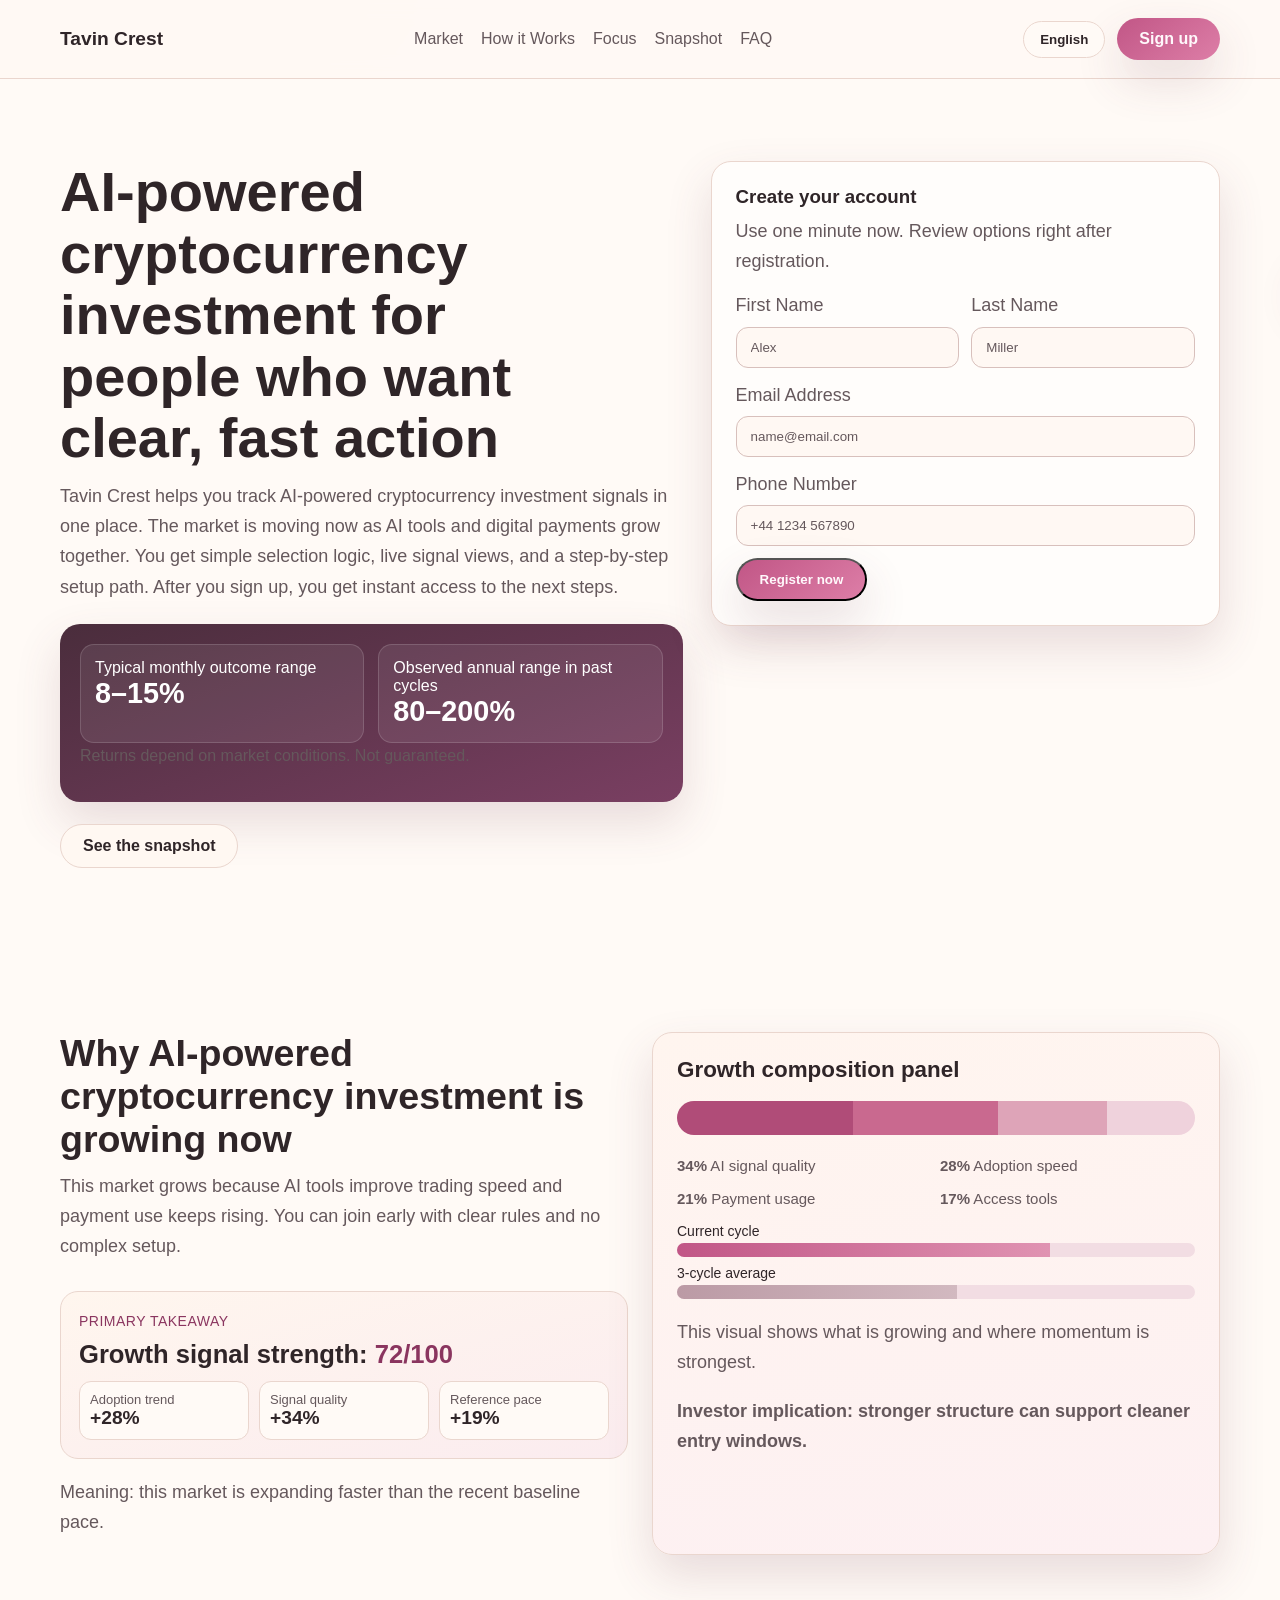
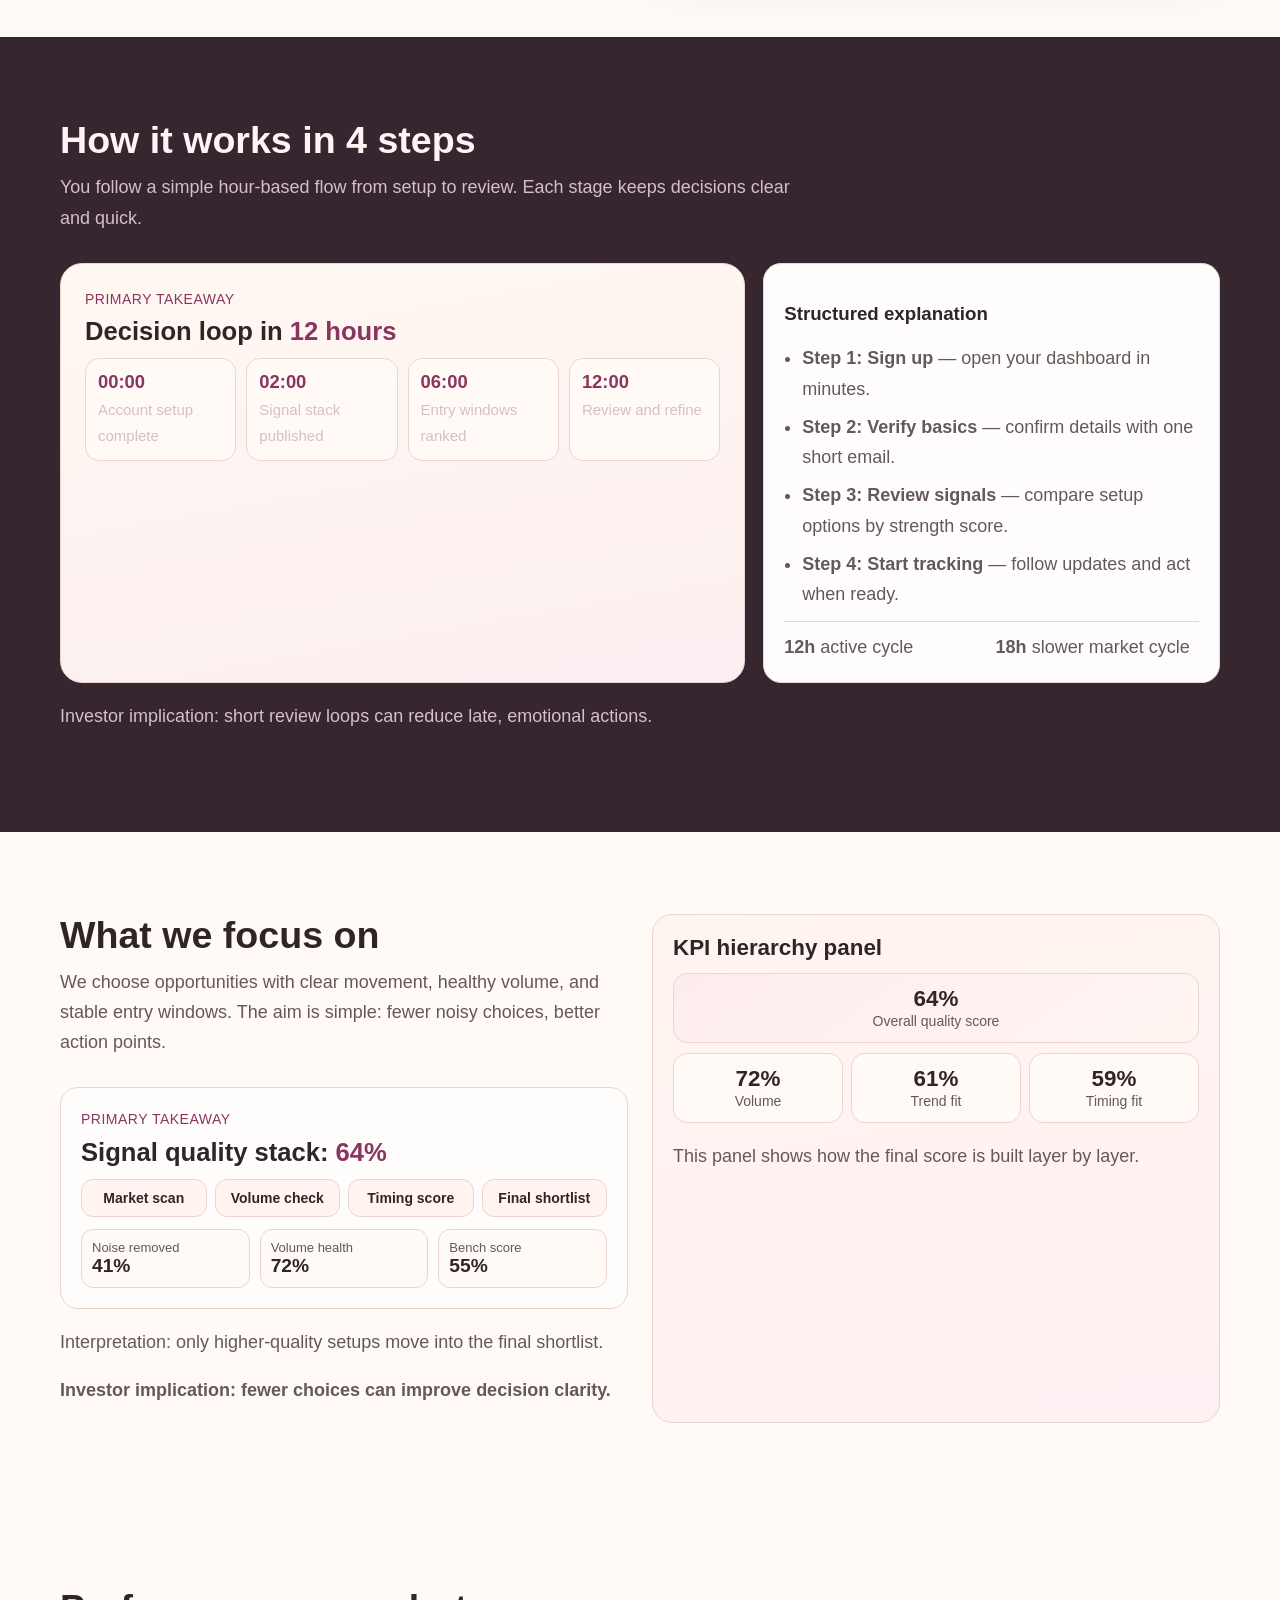
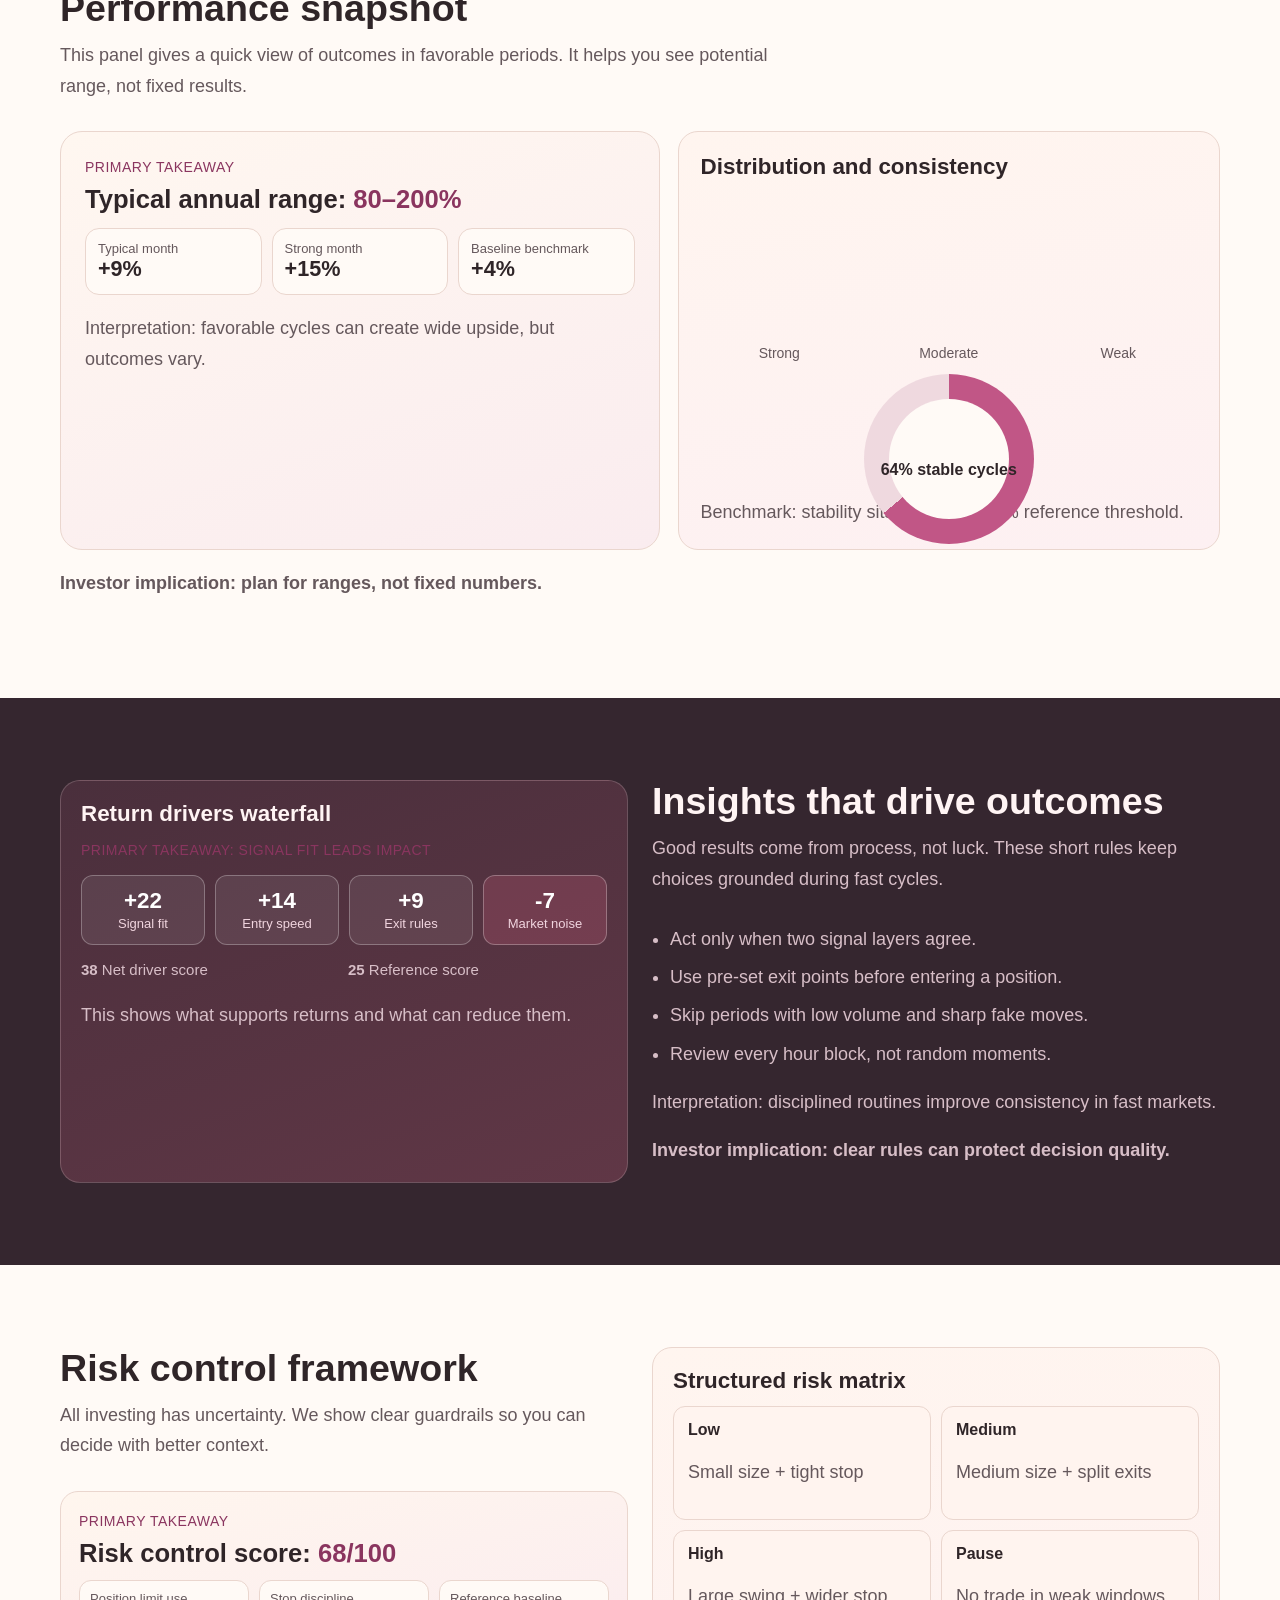
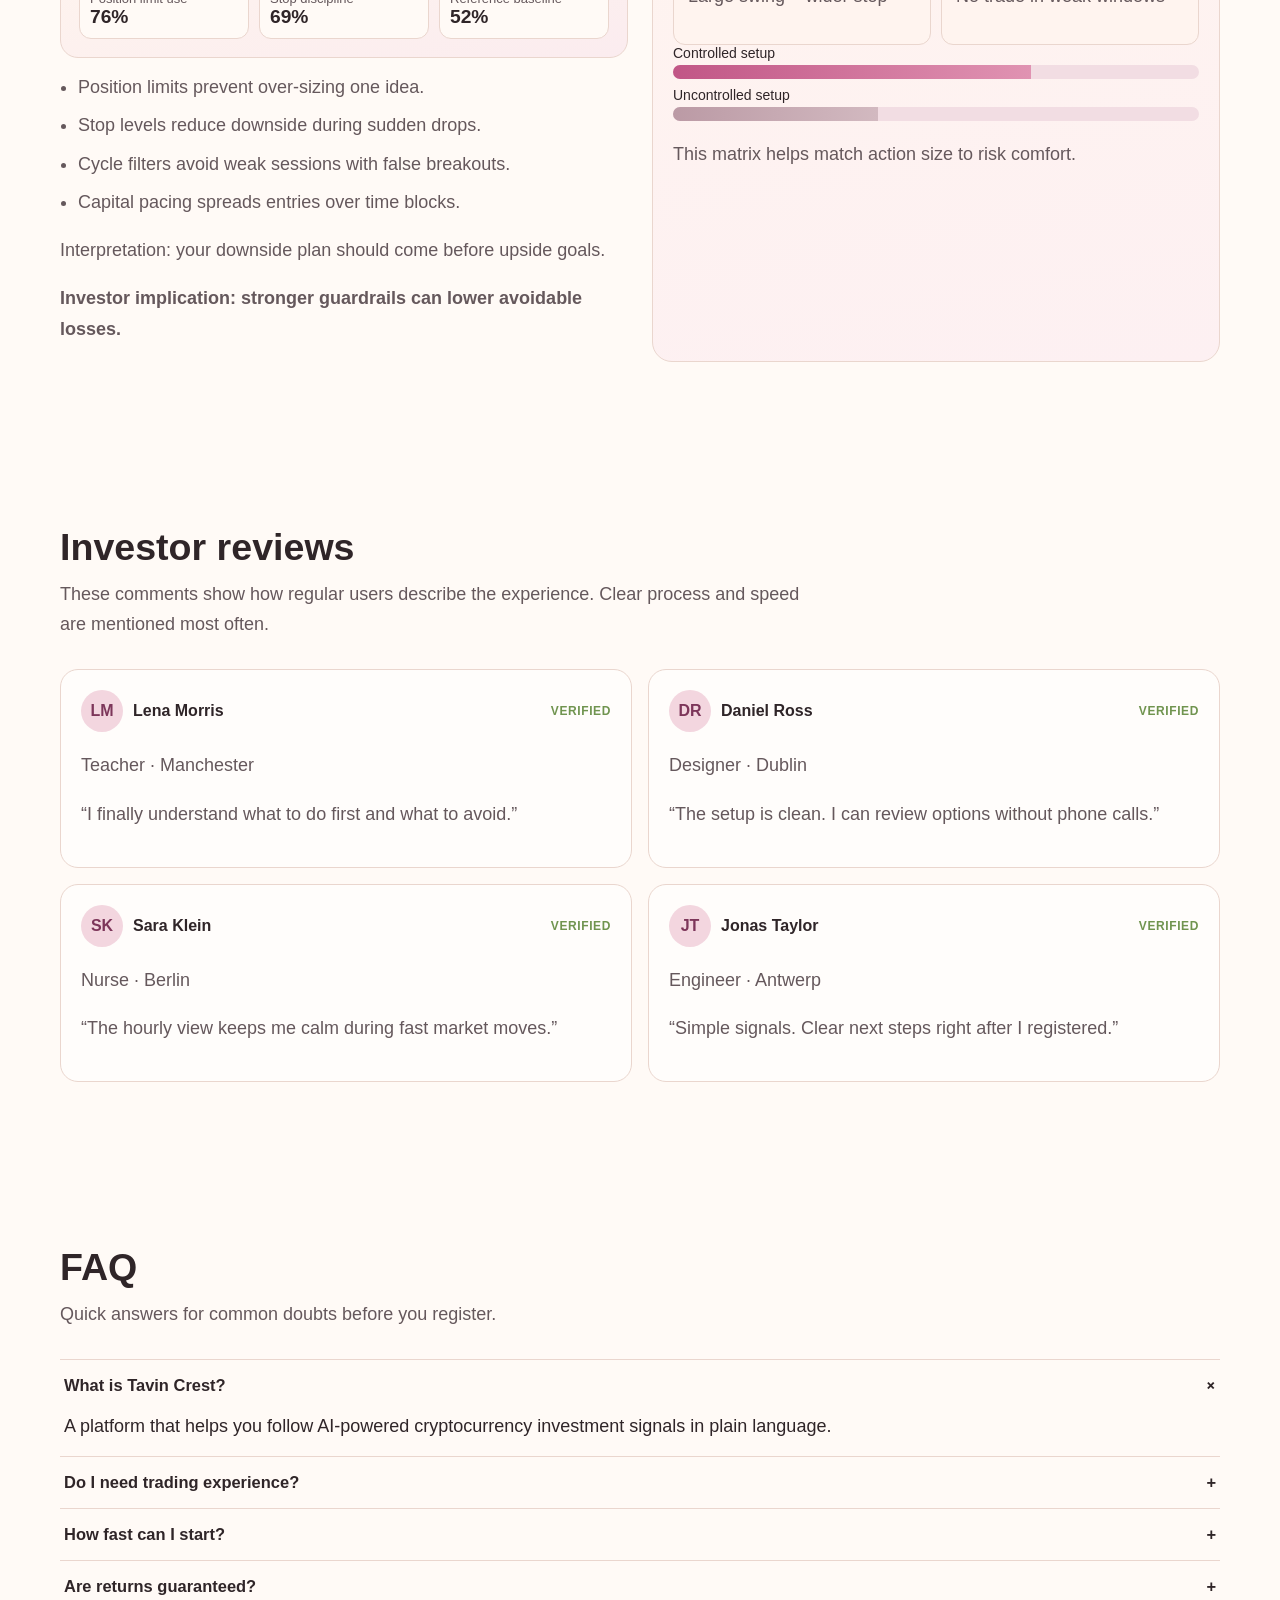
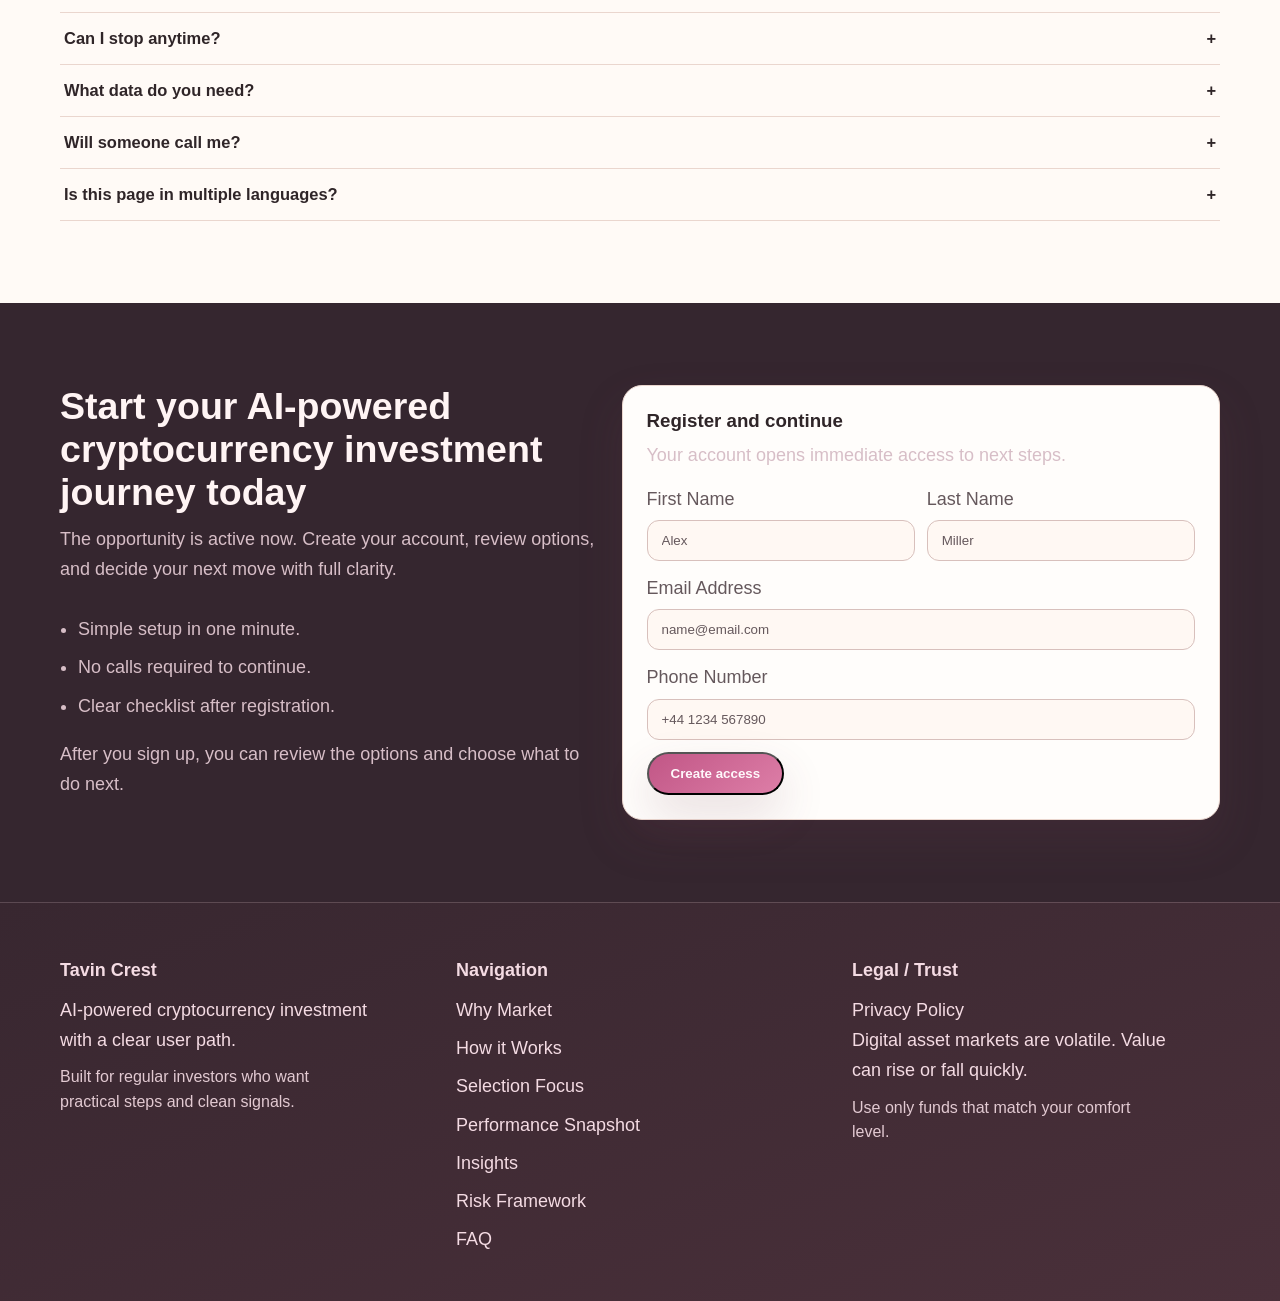
<file: index.html>
<!doctype html>
<html lang="en">
<head>
  <meta charset="UTF-8">
  <meta name="viewport" content="width=device-width,initial-scale=1">
  <title>Tavin Crest | AI-Powered Cryptocurrency Investment in English</title>
  <meta name="description" content="Explore AI-powered cryptocurrency investment with clear steps, simple signal insights, and instant signup access from Tavin Crest.">
  <link rel="canonical" href="https://tavincrest.com/">
  <link rel="alternate" hreflang="en" href="https://tavincrest.com/">
  <link rel="alternate" hreflang="de" href="https://tavincrest.com/de/">
  <link rel="alternate" hreflang="fr" href="https://tavincrest.com/fr/">
  <link rel="alternate" hreflang="es" href="https://tavincrest.com/es/">
  <link rel="alternate" hreflang="it" href="https://tavincrest.com/it/">
  <link rel="alternate" hreflang="tr" href="https://tavincrest.com/tr/">
  <link rel="alternate" hreflang="pt" href="https://tavincrest.com/pt/">
  <link rel="alternate" hreflang="ja" href="https://tavincrest.com/jp/">
  <link rel="alternate" hreflang="sk" href="https://tavincrest.com/sk/">
  <link rel="alternate" hreflang="nl-BE" href="https://tavincrest.com/be/">
  <link rel="alternate" hreflang="x-default" href="https://tavincrest.com/">
  <meta property="og:type" content="website">
  <meta property="og:title" content="AI-powered cryptocurrency investment opportunities | Tavin Crest">
  <meta property="og:description" content="Explore AI-powered cryptocurrency investment with clear steps, simple signal insights, and instant signup access from Tavin Crest.">
  <meta property="og:url" content="https://tavincrest.com/">
  <meta property="og:site_name" content="Tavin Crest">
  <meta name="twitter:card" content="summary_large_image">
  <meta name="twitter:title" content="AI-powered cryptocurrency investment opportunities | Tavin Crest">
  <meta name="twitter:description" content="Explore AI-powered cryptocurrency investment with clear steps, simple signal insights, and instant signup access from Tavin Crest.">
  <link rel="stylesheet" href="assets/style.css">
  <script defer src="assets/app.js"></script>
</head>
<body>
<header class="site-header">
  <div class="container nav-wrap">
    <a href="index.html" class="brand">Tavin Crest</a>
    <nav class="nav-center" aria-label="Primary">
      <a href="#market">Market</a><a href="#model">How it Works</a><a href="#focus">Focus</a><a href="#metrics">Snapshot</a><a href="#faq">FAQ</a>
    </nav>
    <div class="right-zone">
      <div class="lang-dropdown">
        <button class="lang-toggle" data-lang-toggle aria-expanded="false">English</button>
        <div class="lang-menu" data-lang-menu>
          <a href="index.html"><svg viewBox="0 0 60 40" class="flag" aria-hidden="true"><rect width="60" height="40" fill="#012169"/><path d="M0 0l60 40M60 0L0 40" stroke="#fff" stroke-width="8"/><path d="M0 0l60 40M60 0L0 40" stroke="#C8102E" stroke-width="4"/><path d="M30 0v40M0 20h60" stroke="#fff" stroke-width="12"/><path d="M30 0v40M0 20h60" stroke="#C8102E" stroke-width="6"/></svg><span>English</span></a>
          <a href="de/index.html"><svg viewBox="0 0 3 2" class="flag"><rect width="3" height="2" fill="#ffce00"/><rect width="3" height="1.33" fill="#dd0000"/><rect width="3" height="0.66" fill="#000"/></svg><span>Deutsch</span></a>
          <a href="fr/index.html"><svg viewBox="0 0 3 2" class="flag"><rect width="1" height="2" fill="#0055A4"/><rect x="1" width="1" height="2" fill="#fff"/><rect x="2" width="1" height="2" fill="#EF4135"/></svg><span>Français</span></a>
          <a href="es/index.html"><svg viewBox="0 0 3 2" class="flag"><rect width="3" height="2" fill="#AA151B"/><rect y="0.5" width="3" height="1" fill="#F1BF00"/></svg><span>Español</span></a>
          <a href="it/index.html"><svg viewBox="0 0 3 2" class="flag"><rect width="1" height="2" fill="#009246"/><rect x="1" width="1" height="2" fill="#fff"/><rect x="2" width="1" height="2" fill="#CE2B37"/></svg><span>Italiano</span></a>
          <a href="tr/index.html"><svg viewBox="0 0 60 40" class="flag"><rect width="60" height="40" fill="#E30A17"/><circle cx="24" cy="20" r="9" fill="#fff"/><circle cx="27" cy="20" r="7" fill="#E30A17"/><polygon points="34,20 42,16 42,24" fill="#fff"/></svg><span>Türkçe</span></a>
          <a href="pt/index.html"><svg viewBox="0 0 3 2" class="flag"><rect width="1.2" height="2" fill="#006600"/><rect x="1.2" width="1.8" height="2" fill="#FF0000"/></svg><span>Português</span></a>
          <a href="jp/index.html"><svg viewBox="0 0 3 2" class="flag"><rect width="3" height="2" fill="#fff"/><circle cx="1.5" cy="1" r="0.48" fill="#bc002d"/></svg><span>日本語</span></a>
          <a href="sk/index.html"><svg viewBox="0 0 60 40" class="flag"><rect width="60" height="40" fill="#ee1c25"/><rect width="60" height="26.6" fill="#0b4ea2"/><rect width="60" height="13.3" fill="#fff"/><path d="M17 8h13c2 0 3 1 3 3v10c0 6-5 10-9.5 12C19 31 14 27 14 21V11c0-2 1-3 3-3z" fill="#fff" stroke="#0b4ea2" stroke-width="1.2"/><path d="M20 12h7v4h4v4h-4v4h-7v-4h-4v-4h4z" fill="#ee1c25"/><path d="M20 26c2 2 5 3 7 3s5-1 7-3" stroke="#0b4ea2" stroke-width="1.4" fill="none"/></svg><span>Slovak</span></a>
          <a href="be/index.html"><svg viewBox="0 0 3 2" class="flag"><rect width="1" height="2" fill="#000"/><rect x="1" width="1" height="2" fill="#FFD90C"/><rect x="2" width="1" height="2" fill="#EF3340"/></svg><span>Nederlands (BE)</span></a>
        </div>
      </div>
      <a class="btn" href="#signup">Sign up</a>
      <button class="mobile-toggle" data-open-drawer aria-label="Open navigation" aria-expanded="false" aria-controls="mobile-drawer">☰</button>
    </div>
  </div>
</header>

<div class="mobile-drawer" data-mobile-drawer id="mobile-drawer" aria-hidden="true">
  <div class="drawer-overlay" data-drawer-overlay></div>
  <aside class="drawer-panel" aria-label="Mobile navigation">
    <div class="drawer-head">
      <strong>Tavin Crest</strong>
      <button data-close-drawer aria-label="Close navigation">✕</button>
    </div>
    <nav class="drawer-nav">
      <a href="#market">Market</a><a href="#model">How it Works</a><a href="#focus">Focus</a><a href="#metrics">Snapshot</a><a href="#faq">FAQ</a>
    </nav>
    <div class="lang-dropdown">
      <button class="lang-toggle" data-lang-toggle aria-expanded="false">English</button>
      <div class="lang-menu" data-lang-menu><a href="index.html"><svg viewBox="0 0 60 40" class="flag" aria-hidden="true"><rect width="60" height="40" fill="#012169"/><path d="M0 0l60 40M60 0L0 40" stroke="#fff" stroke-width="8"/><path d="M0 0l60 40M60 0L0 40" stroke="#C8102E" stroke-width="4"/><path d="M30 0v40M0 20h60" stroke="#fff" stroke-width="12"/><path d="M30 0v40M0 20h60" stroke="#C8102E" stroke-width="6"/></svg><span>English</span></a>
          <a href="de/index.html"><svg viewBox="0 0 3 2" class="flag"><rect width="3" height="2" fill="#ffce00"/><rect width="3" height="1.33" fill="#dd0000"/><rect width="3" height="0.66" fill="#000"/></svg><span>Deutsch</span></a>
          <a href="fr/index.html"><svg viewBox="0 0 3 2" class="flag"><rect width="1" height="2" fill="#0055A4"/><rect x="1" width="1" height="2" fill="#fff"/><rect x="2" width="1" height="2" fill="#EF4135"/></svg><span>Français</span></a>
          <a href="es/index.html"><svg viewBox="0 0 3 2" class="flag"><rect width="3" height="2" fill="#AA151B"/><rect y="0.5" width="3" height="1" fill="#F1BF00"/></svg><span>Español</span></a>
          <a href="it/index.html"><svg viewBox="0 0 3 2" class="flag"><rect width="1" height="2" fill="#009246"/><rect x="1" width="1" height="2" fill="#fff"/><rect x="2" width="1" height="2" fill="#CE2B37"/></svg><span>Italiano</span></a>
          <a href="tr/index.html"><svg viewBox="0 0 60 40" class="flag"><rect width="60" height="40" fill="#E30A17"/><circle cx="24" cy="20" r="9" fill="#fff"/><circle cx="27" cy="20" r="7" fill="#E30A17"/><polygon points="34,20 42,16 42,24" fill="#fff"/></svg><span>Türkçe</span></a>
          <a href="pt/index.html"><svg viewBox="0 0 3 2" class="flag"><rect width="1.2" height="2" fill="#006600"/><rect x="1.2" width="1.8" height="2" fill="#FF0000"/></svg><span>Português</span></a>
          <a href="jp/index.html"><svg viewBox="0 0 3 2" class="flag"><rect width="3" height="2" fill="#fff"/><circle cx="1.5" cy="1" r="0.48" fill="#bc002d"/></svg><span>日本語</span></a>
          <a href="sk/index.html"><svg viewBox="0 0 60 40" class="flag"><rect width="60" height="40" fill="#ee1c25"/><rect width="60" height="26.6" fill="#0b4ea2"/><rect width="60" height="13.3" fill="#fff"/><path d="M17 8h13c2 0 3 1 3 3v10c0 6-5 10-9.5 12C19 31 14 27 14 21V11c0-2 1-3 3-3z" fill="#fff" stroke="#0b4ea2" stroke-width="1.2"/><path d="M20 12h7v4h4v4h-4v4h-7v-4h-4v-4h4z" fill="#ee1c25"/><path d="M20 26c2 2 5 3 7 3s5-1 7-3" stroke="#0b4ea2" stroke-width="1.4" fill="none"/></svg><span>Slovak</span></a>
          <a href="be/index.html"><svg viewBox="0 0 3 2" class="flag"><rect width="1" height="2" fill="#000"/><rect x="1" width="1" height="2" fill="#FFD90C"/><rect x="2" width="1" height="2" fill="#EF3340"/></svg><span>Nederlands (BE)</span></a></div>
    </div>
    <a class="btn" href="#signup">Sign up</a>
  </aside>
</div>

<main>
<section class="section light hero">
  <div class="container hero-grid">
    <div class="reveal">
      <h1>AI-powered cryptocurrency investment for people who want clear, fast action</h1>
      <p>Tavin Crest helps you track AI-powered cryptocurrency investment signals in one place. The market is moving now as AI tools and digital payments grow together. You get simple selection logic, live signal views, and a step-by-step setup path. After you sign up, you get instant access to the next steps.</p>
      <div class="performance-block" aria-label="Performance range">
        <div class="perf-grid">
          <div class="perf-item"><span>Typical monthly outcome range</span><strong>8–15%</strong></div>
          <div class="perf-item"><span>Observed annual range in past cycles</span><strong>80–200%</strong></div>
        </div>
        <p class="perf-note">Returns depend on market conditions. Not guaranteed.</p>
      </div>
      <a class="btn-outline" href="#metrics">See the snapshot</a>
    </div>
    <form class="form-card reveal" id="signup" aria-label="Sign up form">
      <h3 class="form-title">Create your account</h3>
      <p class="form-sub">Use one minute now. Review options right after registration.</p>
      <div class="form-row">
        <div class="form-field"><label for="first">First Name</label><input id="first" placeholder="Alex" required></div>
        <div class="form-field"><label for="last">Last Name</label><input id="last" placeholder="Miller" required></div>
      </div>
      <div class="form-field"><label for="email">Email Address</label><input id="email" type="email" placeholder="name@email.com" required></div>
      <div class="form-field"><label for="phone">Phone Number</label><input id="phone" type="tel" placeholder="+44 1234 567890" required></div>
      <button class="btn" type="submit">Register now</button>
    </form>
  </div>
</section>

<section id="market" class="section light">
  <div class="container two-col market-split">
    <div class="reveal">
      <div class="section-header"><h2>Why AI-powered cryptocurrency investment is growing now</h2><p>This market grows because AI tools improve trading speed and payment use keeps rising. You can join early with clear rules and no complex setup.</p></div>
      <div class="feature-panel">
        <p class="panel-kicker">Primary takeaway</p>
        <h3>Growth signal strength: <span>72/100</span></h3>
        <div class="panel-metrics">
          <div><small>Adoption trend</small><strong>+28%</strong></div>
          <div><small>Signal quality</small><strong>+34%</strong></div>
          <div><small>Reference pace</small><strong>+19%</strong></div>
        </div>
      </div>
      <p>Meaning: this market is expanding faster than the recent baseline pace.</p>
    </div>
    <div class="visual feature-visual reveal">
      <h3>Growth composition panel</h3>
      <div class="stacked-bar stacked-lg"><span class="seg-a"></span><span class="seg-b"></span><span class="seg-c"></span><span class="seg-d"></span></div>
      <div class="legend-grid">
        <p><strong>34%</strong> AI signal quality</p>
        <p><strong>28%</strong> Adoption speed</p>
        <p><strong>21%</strong> Payment usage</p>
        <p><strong>17%</strong> Access tools</p>
      </div>
      <div class="dual-bars">
        <div><span>Current cycle</span><div class="bar"><i style="width:72%"></i></div></div>
        <div><span>3-cycle average</span><div class="bar muted"><i style="width:54%"></i></div></div>
      </div>
      <p>This visual shows what is growing and where momentum is strongest.</p>
      <p class="investor-line">Investor implication: stronger structure can support cleaner entry windows.</p>
    </div>
  </div>
</section>

<section id="model" class="section dark">
  <div class="container">
    <div class="section-header reveal"><h2>How it works in 4 steps</h2><p>You follow a simple hour-based flow from setup to review. Each stage keeps decisions clear and quick.</p></div>
    <div class="model-feature reveal">
      <div class="model-main">
        <p class="panel-kicker">Primary takeaway</p>
        <h3>Decision loop in <span>12 hours</span></h3>
        <div class="time-ruler">
          <div class="ruler-step"><strong>00:00</strong><p>Account setup complete</p></div>
          <div class="ruler-step"><strong>02:00</strong><p>Signal stack published</p></div>
          <div class="ruler-step"><strong>06:00</strong><p>Entry windows ranked</p></div>
          <div class="ruler-step"><strong>12:00</strong><p>Review and refine</p></div>
        </div>
      </div>
      <div class="model-side card">
        <h3>Structured explanation</h3>
        <ul class="bullet-list">
          <li><strong>Step 1: Sign up</strong> — open your dashboard in minutes.</li>
          <li><strong>Step 2: Verify basics</strong> — confirm details with one short email.</li>
          <li><strong>Step 3: Review signals</strong> — compare setup options by strength score.</li>
          <li><strong>Step 4: Start tracking</strong> — follow updates and act when ready.</li>
        </ul>
        <div class="mini-benchmark"><p><strong>12h</strong> active cycle</p><p><strong>18h</strong> slower market cycle</p></div>
      </div>
    </div>
    <p class="reveal">Investor implication: short review loops can reduce late, emotional actions.</p>
  </div>
</section>

<section id="focus" class="section light">
  <div class="container two-col">
    <div class="reveal">
      <div class="section-header"><h2>What we focus on</h2><p>We choose opportunities with clear movement, healthy volume, and stable entry windows. The aim is simple: fewer noisy choices, better action points.</p></div>
      <div class="architecture card">
        <p class="panel-kicker">Primary takeaway</p>
        <h3>Signal quality stack: <span>64%</span></h3>
        <div class="arch-flow">
          <div class="node">Market scan</div>
          <div class="node">Volume check</div>
          <div class="node">Timing score</div>
          <div class="node">Final shortlist</div>
        </div>
        <div class="panel-metrics">
          <div><small>Noise removed</small><strong>41%</strong></div>
          <div><small>Volume health</small><strong>72%</strong></div>
          <div><small>Bench score</small><strong>55%</strong></div>
        </div>
      </div>
      <p>Interpretation: only higher-quality setups move into the final shortlist.</p>
      <p class="investor-line">Investor implication: fewer choices can improve decision clarity.</p>
    </div>
    <div class="visual reveal">
      <h3>KPI hierarchy panel</h3>
      <div class="hierarchy">
        <div class="tier tier-top"><strong>64%</strong><span>Overall quality score</span></div>
        <div class="tier-row">
          <div class="tier"><strong>72%</strong><span>Volume</span></div>
          <div class="tier"><strong>61%</strong><span>Trend fit</span></div>
          <div class="tier"><strong>59%</strong><span>Timing fit</span></div>
        </div>
      </div>
      <p>This panel shows how the final score is built layer by layer.</p>
    </div>
  </div>
</section>

<section id="metrics" class="section light">
  <div class="container">
    <div class="section-header reveal"><h2>Performance snapshot</h2><p>This panel gives a quick view of outcomes in favorable periods. It helps you see potential range, not fixed results.</p></div>
    <div class="metrics-feature reveal">
      <div class="metrics-left">
        <p class="panel-kicker">Primary takeaway</p>
        <h3>Typical annual range: <span>80–200%</span></h3>
        <div class="split-panel">
          <div class="split-col"><small>Typical month</small><strong>+9%</strong></div>
          <div class="split-col"><small>Strong month</small><strong>+15%</strong></div>
          <div class="split-col"><small>Baseline benchmark</small><strong>+4%</strong></div>
        </div>
        <p>Interpretation: favorable cycles can create wide upside, but outcomes vary.</p>
      </div>
      <div class="metrics-right visual">
        <h3>Distribution and consistency</h3>
        <div class="bars-vertical">
          <div><i style="height:80%"></i><span>Strong</span></div>
          <div><i style="height:58%"></i><span>Moderate</span></div>
          <div><i style="height:32%"></i><span>Weak</span></div>
        </div>
        <div class="ring-wrap">
          <div class="ring"></div>
          <div class="ring-label">64% stable cycles</div>
        </div>
        <p>Benchmark: stability sits above the 50% reference threshold.</p>
      </div>
    </div>
    <p class="reveal investor-line">Investor implication: plan for ranges, not fixed numbers.</p>
  </div>
</section>

<section id="insights" class="section dark">
  <div class="container two-col">
    <div class="visual reveal feature-visual-dark">
      <h3>Return drivers waterfall</h3>
      <p class="panel-kicker">Primary takeaway: signal fit leads impact</p>
      <div class="waterfall">
        <div class="wf-item pos"><span>+22</span><small>Signal fit</small></div>
        <div class="wf-item pos"><span>+14</span><small>Entry speed</small></div>
        <div class="wf-item pos"><span>+9</span><small>Exit rules</small></div>
        <div class="wf-item neg"><span>-7</span><small>Market noise</small></div>
      </div>
      <div class="legend-grid">
        <p><strong>38</strong> Net driver score</p>
        <p><strong>25</strong> Reference score</p>
      </div>
      <p>This shows what supports returns and what can reduce them.</p>
    </div>
    <div class="reveal">
      <div class="section-header"><h2>Insights that drive outcomes</h2><p>Good results come from process, not luck. These short rules keep choices grounded during fast cycles.</p></div>
      <ul class="bullet-list">
        <li>Act only when two signal layers agree.</li>
        <li>Use pre-set exit points before entering a position.</li>
        <li>Skip periods with low volume and sharp fake moves.</li>
        <li>Review every hour block, not random moments.</li>
      </ul>
      <p>Interpretation: disciplined routines improve consistency in fast markets.</p>
      <p class="investor-line">Investor implication: clear rules can protect decision quality.</p>
    </div>
  </div>
</section>

<section id="risk" class="section light">
  <div class="container two-col">
    <div class="reveal">
      <div class="section-header"><h2>Risk control framework</h2><p>All investing has uncertainty. We show clear guardrails so you can decide with better context.</p></div>
      <div class="feature-panel">
        <p class="panel-kicker">Primary takeaway</p>
        <h3>Risk control score: <span>68/100</span></h3>
        <div class="panel-metrics">
          <div><small>Position limit use</small><strong>76%</strong></div>
          <div><small>Stop discipline</small><strong>69%</strong></div>
          <div><small>Reference baseline</small><strong>52%</strong></div>
        </div>
      </div>
      <ul class="bullet-list">
        <li>Position limits prevent over-sizing one idea.</li>
        <li>Stop levels reduce downside during sudden drops.</li>
        <li>Cycle filters avoid weak sessions with false breakouts.</li>
        <li>Capital pacing spreads entries over time blocks.</li>
      </ul>
      <p>Interpretation: your downside plan should come before upside goals.</p>
      <p class="investor-line">Investor implication: stronger guardrails can lower avoidable losses.</p>
    </div>
    <div class="visual reveal">
      <h3>Structured risk matrix</h3>
      <div class="matrix matrix-strong">
        <div class="cell"><strong>Low</strong><p>Small size + tight stop</p></div>
        <div class="cell"><strong>Medium</strong><p>Medium size + split exits</p></div>
        <div class="cell"><strong>High</strong><p>Large swing + wider stop</p></div>
        <div class="cell"><strong>Pause</strong><p>No trade in weak windows</p></div>
      </div>
      <div class="dual-bars">
        <div><span>Controlled setup</span><div class="bar"><i style="width:68%"></i></div></div>
        <div><span>Uncontrolled setup</span><div class="bar muted"><i style="width:39%"></i></div></div>
      </div>
      <p>This matrix helps match action size to risk comfort.</p>
    </div>
  </div>
</section>

<section id="reviews" class="section light">
  <div class="container">
    <div class="section-header reveal"><h2>Investor reviews</h2><p>These comments show how regular users describe the experience. Clear process and speed are mentioned most often.</p></div>
    <div class="reviews reveal">
      <article class="card"><div class="review-top"><div class="avatar">LM</div><strong>Lena Morris</strong><span class="verified">VERIFIED</span></div><p class="muted">Teacher · Manchester</p><p>“I finally understand what to do first and what to avoid.”</p></article>
      <article class="card"><div class="review-top"><div class="avatar">DR</div><strong>Daniel Ross</strong><span class="verified">VERIFIED</span></div><p class="muted">Designer · Dublin</p><p>“The setup is clean. I can review options without phone calls.”</p></article>
      <article class="card"><div class="review-top"><div class="avatar">SK</div><strong>Sara Klein</strong><span class="verified">VERIFIED</span></div><p class="muted">Nurse · Berlin</p><p>“The hourly view keeps me calm during fast market moves.”</p></article>
      <article class="card"><div class="review-top"><div class="avatar">JT</div><strong>Jonas Taylor</strong><span class="verified">VERIFIED</span></div><p class="muted">Engineer · Antwerp</p><p>“Simple signals. Clear next steps right after I registered.”</p></article>
    </div>
  </div>
</section>

<section id="faq" class="section light">
  <div class="container">
    <div class="section-header reveal"><h2>FAQ</h2><p>Quick answers for common doubts before you register.</p></div>
    <div class="reveal">
      <div class="faq-item open"><button class="faq-q">What is Tavin Crest?<span>+</span></button><div class="faq-answer">A platform that helps you follow AI-powered cryptocurrency investment signals in plain language.</div></div>
      <div class="faq-item"><button class="faq-q">Do I need trading experience?<span>+</span></button><div class="faq-answer">No. The setup checklist is simple and explains each step clearly.</div></div>
      <div class="faq-item"><button class="faq-q">How fast can I start?<span>+</span></button><div class="faq-answer">Right after registration. You can review options and choose what to do next.</div></div>
      <div class="faq-item"><button class="faq-q">Are returns guaranteed?<span>+</span></button><div class="faq-answer">No. Returns depend on market conditions and can change quickly.</div></div>
      <div class="faq-item"><button class="faq-q">Can I stop anytime?<span>+</span></button><div class="faq-answer">Yes. You stay in control and can pause your activity at any moment.</div></div>
      <div class="faq-item"><button class="faq-q">What data do you need?<span>+</span></button><div class="faq-answer">Only your name, email, and phone number for account setup.</div></div>
      <div class="faq-item"><button class="faq-q">Will someone call me?<span>+</span></button><div class="faq-answer">No call is required. We may send a short email to confirm your details.</div></div>
      <div class="faq-item"><button class="faq-q">Is this page in multiple languages?<span>+</span></button><div class="faq-answer">All pages are in English so every user sees the same message.</div></div>
    </div>
  </div>
</section>

<section class="section dark">
  <div class="container final-wrap">
    <div class="reveal">
      <div class="section-header"><h2>Start your AI-powered cryptocurrency investment journey today</h2><p>The opportunity is active now. Create your account, review options, and decide your next move with full clarity.</p></div>
      <ul class="bullet-list">
        <li>Simple setup in one minute.</li>
        <li>No calls required to continue.</li>
        <li>Clear checklist after registration.</li>
      </ul>
      <p>After you sign up, you can review the options and choose what to do next.</p>
    </div>
    <form class="form-card reveal" aria-label="Final call to action form">
      <h3 class="form-title">Register and continue</h3>
      <p class="form-sub">Your account opens immediate access to next steps.</p>
      <div class="form-row">
        <div class="form-field"><label for="first2">First Name</label><input id="first2" placeholder="Alex" required></div>
        <div class="form-field"><label for="last2">Last Name</label><input id="last2" placeholder="Miller" required></div>
      </div>
      <div class="form-field"><label for="email2">Email Address</label><input id="email2" type="email" placeholder="name@email.com" required></div>
      <div class="form-field"><label for="phone2">Phone Number</label><input id="phone2" type="tel" placeholder="+44 1234 567890" required></div>
      <button class="btn" type="submit">Create access</button>
    </form>
  </div>
</section>
</main>

<footer class="footer">
  <div class="container footer-grid">
    <div class="footer-zone">
      <strong>Tavin Crest</strong>
      <p>AI-powered cryptocurrency investment with a clear user path.</p>
      <p class="footer-micro">Built for regular investors who want practical steps and clean signals.</p>
    </div>
    <div class="footer-zone">
      <strong>Navigation</strong>
      <a href="#market">Why Market</a>
      <a href="#model">How it Works</a>
      <a href="#focus">Selection Focus</a>
      <a href="#metrics">Performance Snapshot</a>
      <a href="#insights">Insights</a>
      <a href="#risk">Risk Framework</a>
      <a href="#faq">FAQ</a>
    </div>
    <div class="footer-zone">
      <strong>Legal / Trust</strong>
      <a href="#" data-open-privacy>Privacy Policy</a>
      <p>Digital asset markets are volatile. Value can rise or fall quickly.</p>
      <p class="footer-micro">Use only funds that match your comfort level.</p>
    </div>
  </div>
</footer>

<div class="privacy-modal" data-privacy-modal>
  <div class="privacy-overlay" data-close-privacy></div>
  <article class="privacy-card" role="dialog" aria-modal="true" aria-label="Privacy Policy">
    <button class="close-top" data-close-privacy aria-label="Close privacy">✕</button>
    <h2>Privacy Policy</h2>
    <h3>Introduction</h3><p>We respect your privacy and explain data use in clear terms.</p>
    <h3>Data collection</h3><p>We collect first name, last name, email address, phone number, and basic device logs.</p>
    <h3>Legal basis</h3><p>We process your data to provide account access and answer required service tasks.</p>
    <h3>Cookies</h3><p>Cookies help us keep sessions secure and improve page performance.</p>
    <h3>Retention</h3><p>We keep data only as long as needed for service delivery and legal obligations.</p>
    <h3>Third-party sharing</h3><p>We share limited data with trusted service providers for hosting, analytics, and email delivery.</p>
    <h3>Security</h3><p>Data is protected with encryption, access controls, and regular monitoring.</p>
    <h3>User rights</h3><p>You can request access, correction, deletion, or restriction of your personal data.</p>
    <h3>International transfers</h3><p>Data may move across regions with safeguards that follow applicable privacy laws.</p>
    <h3>Industry risk disclosure</h3><p>Digital asset markets are volatile. Value can rise or fall quickly and losses are possible.</p>
    <h3>Contact</h3><p>Email: privacy@tavincrest.com</p>
    <button class="close-bottom" data-close-privacy>Close</button>
  </article>
</div>

<script type="application/ld+json">
{"@context":"https://schema.org","@type":"Organization","name":"Tavin Crest","url":"https://tavincrest.com/","logo":"https://tavincrest.com/assets/img/logo.png"}
</script>
<script type="application/ld+json">
{"@context":"https://schema.org","@type":"WebSite","name":"Tavin Crest","url":"https://tavincrest.com/"}
</script>
<script type="application/ld+json">
{"@context":"https://schema.org","@type":"FAQPage","mainEntity":[{"@type":"Question","name":"What is Tavin Crest?","acceptedAnswer":{"@type":"Answer","text":"A platform that helps you follow AI-powered cryptocurrency investment signals in plain language."}},{"@type":"Question","name":"Are returns guaranteed?","acceptedAnswer":{"@type":"Answer","text":"No. Returns depend on market conditions and can change quickly."}}]}
</script>
<script type="application/ld+json">
{"@context":"https://schema.org","@type":"Review","itemReviewed":{"@type":"Organization","name":"Tavin Crest"},"author":{"@type":"Person","name":"Lena Morris"},"reviewBody":"I finally understand what to do first and what to avoid.","reviewRating":{"@type":"Rating","ratingValue":"5","bestRating":"5"}}
</script>
</body>
</html>
</file>
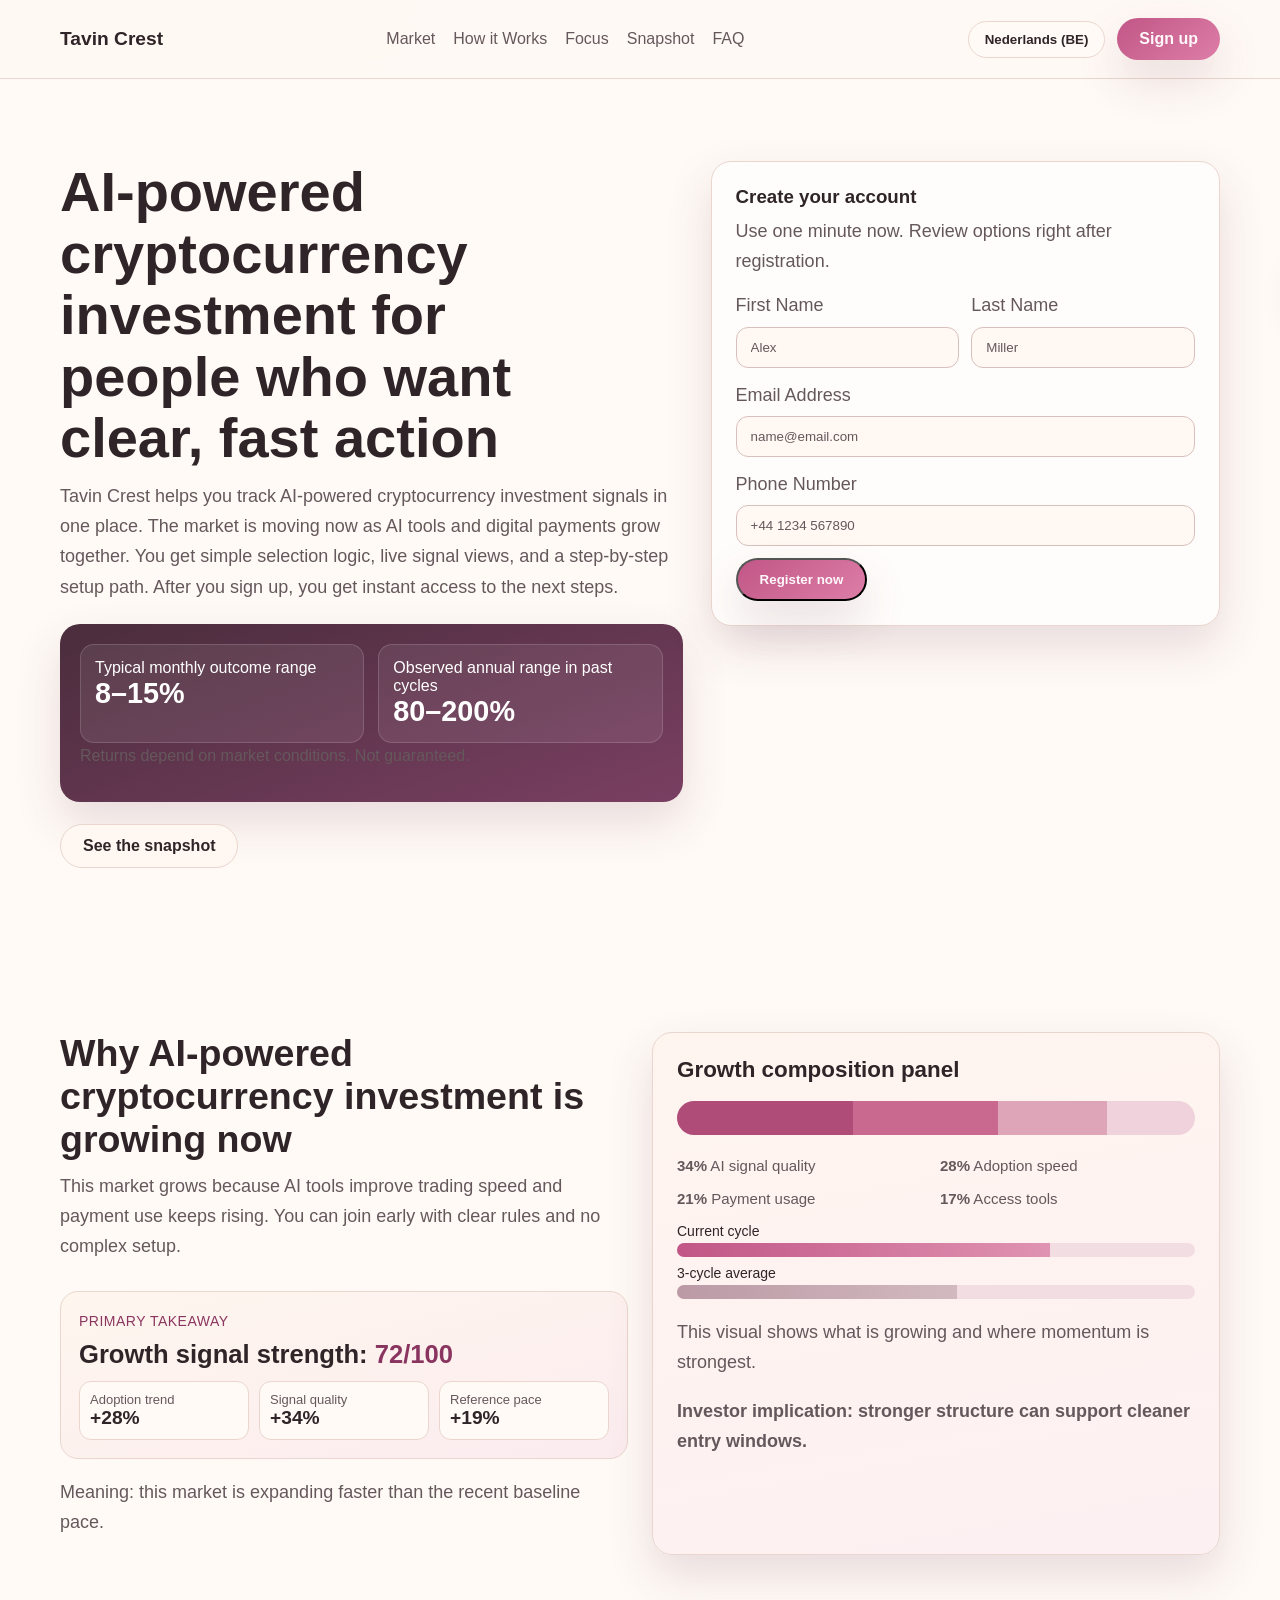
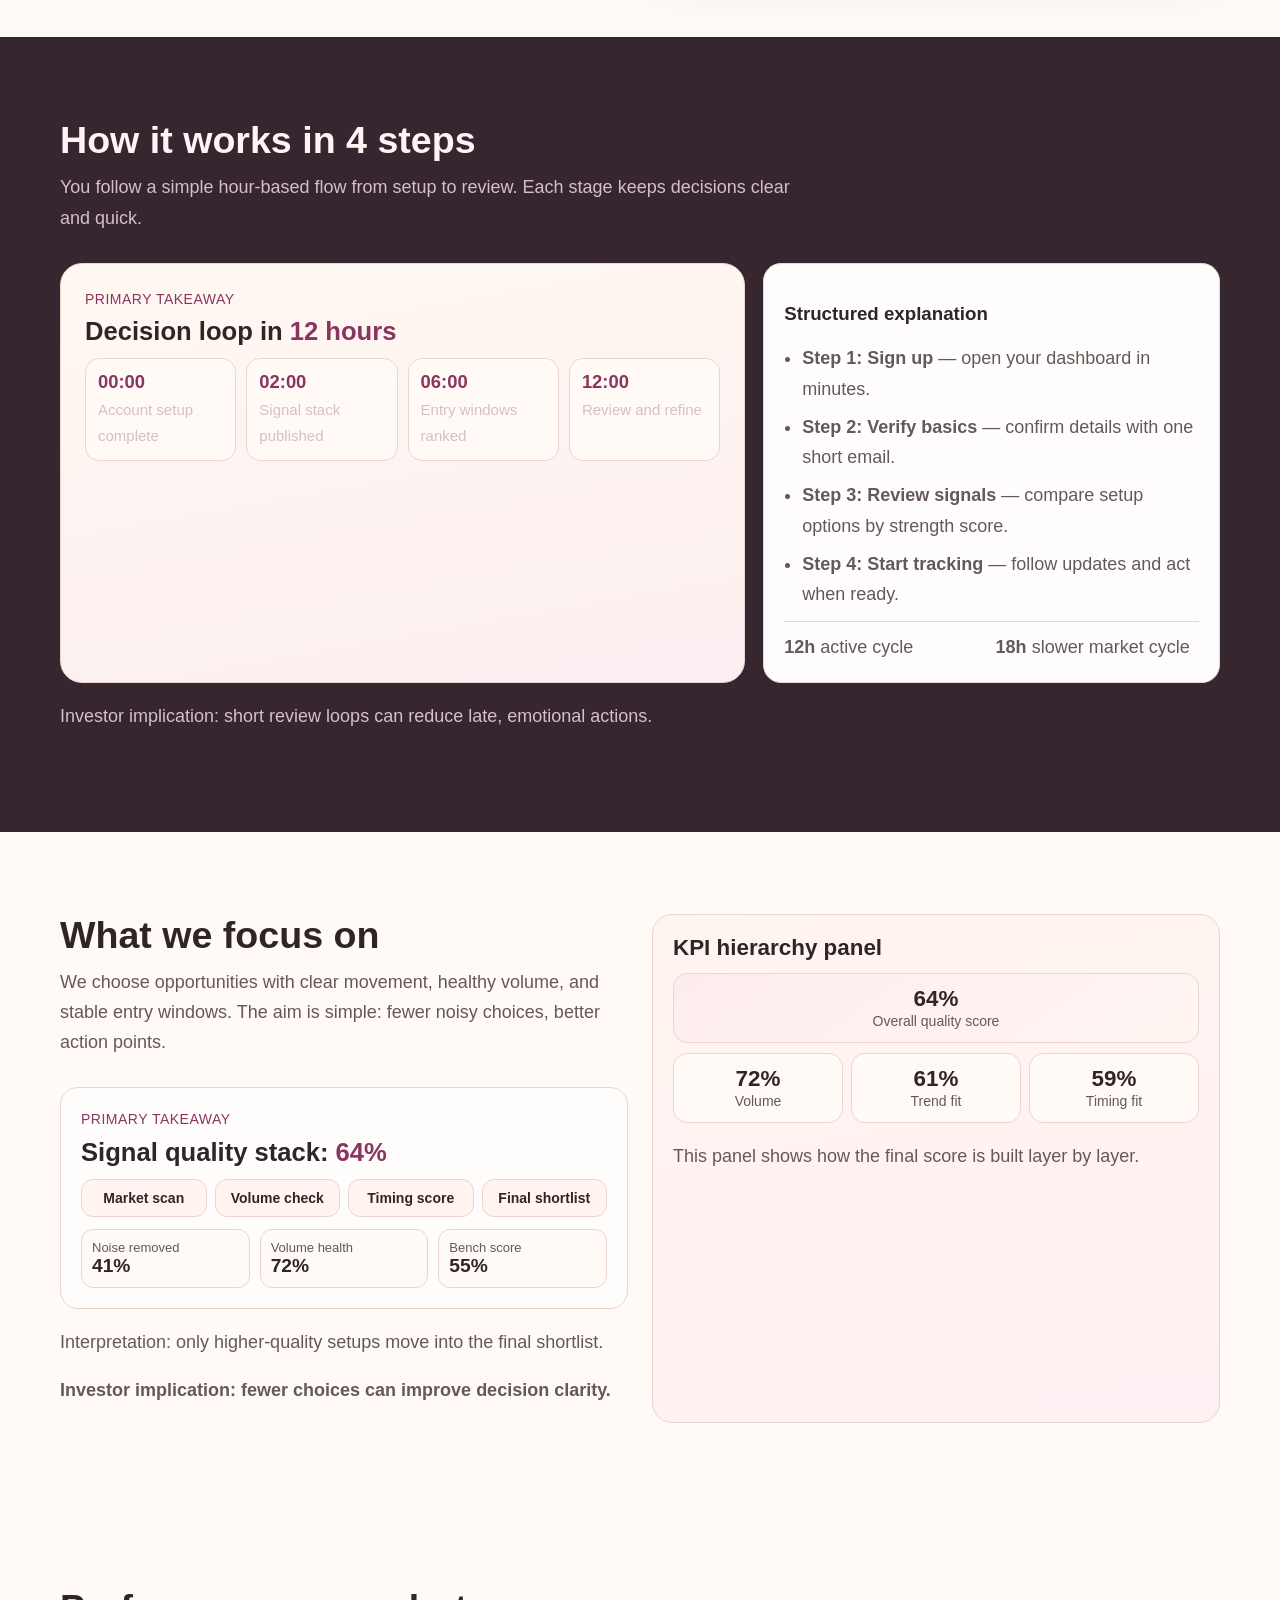
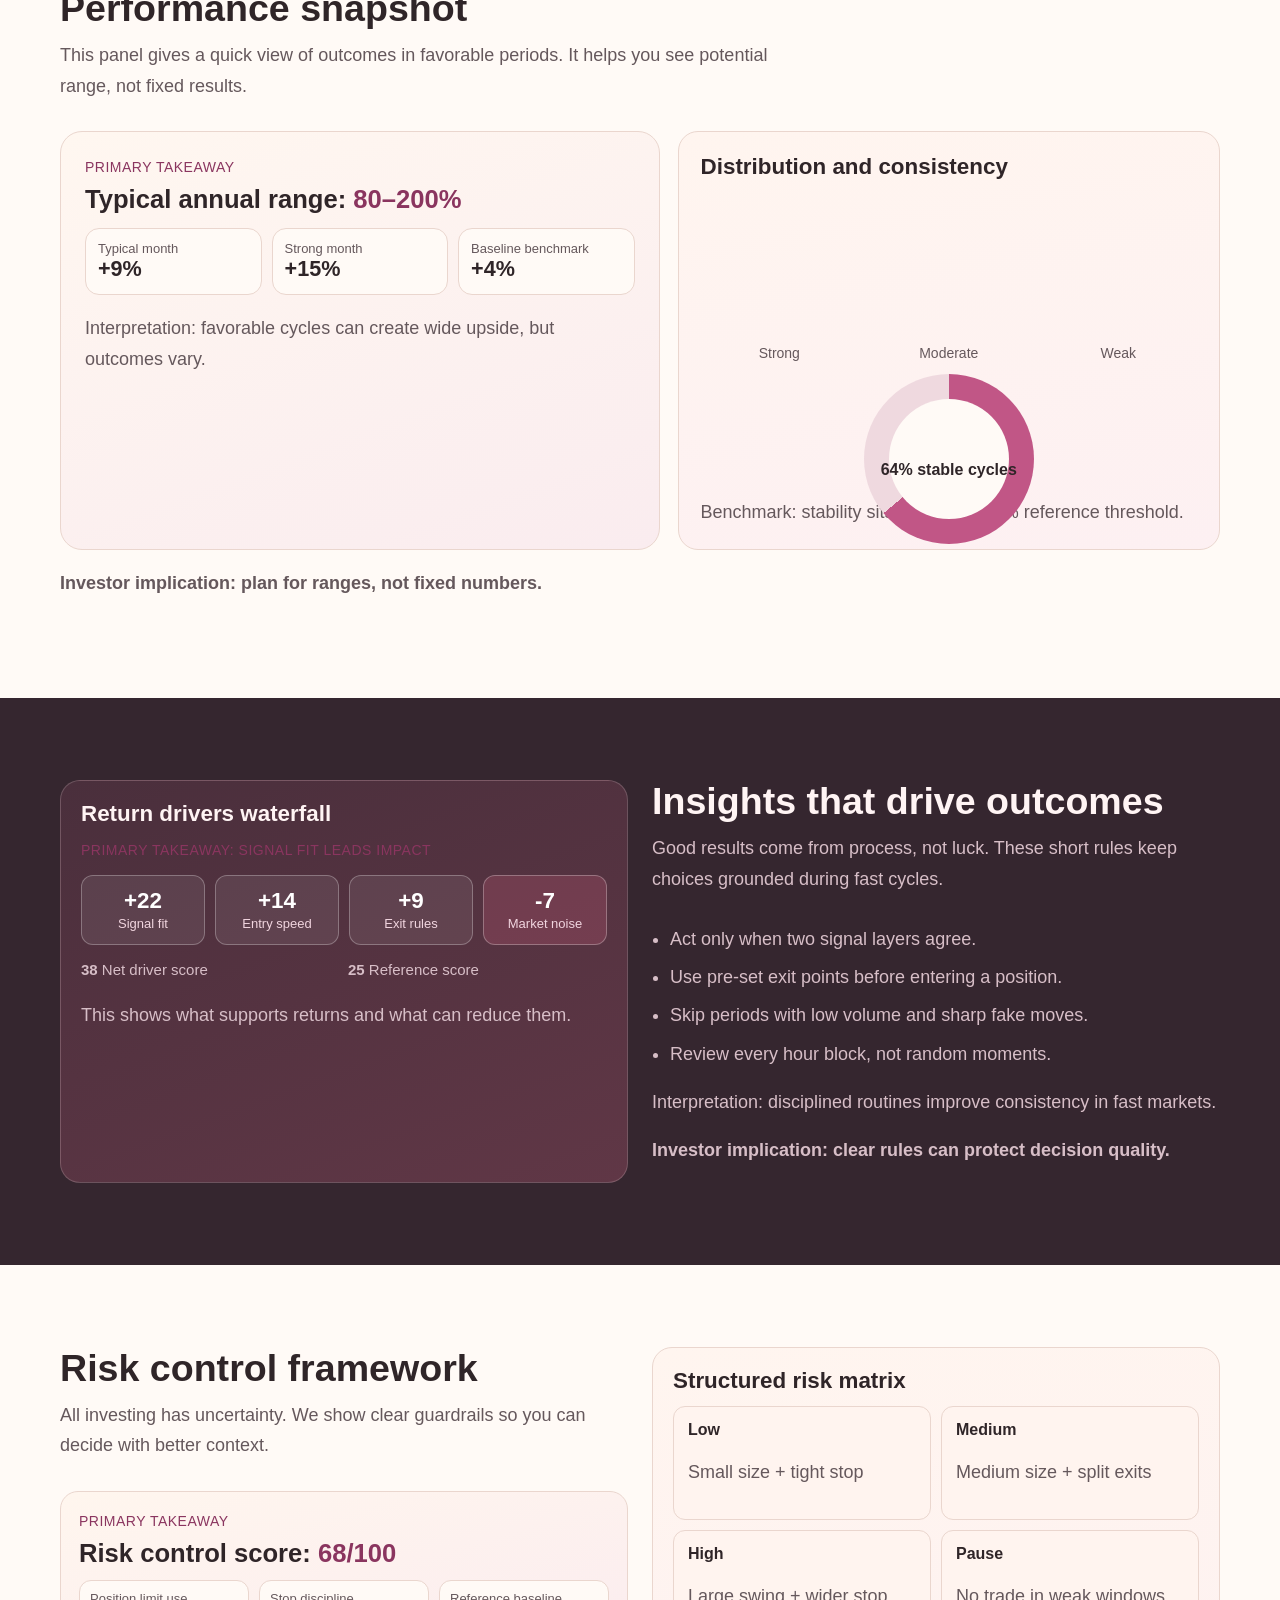
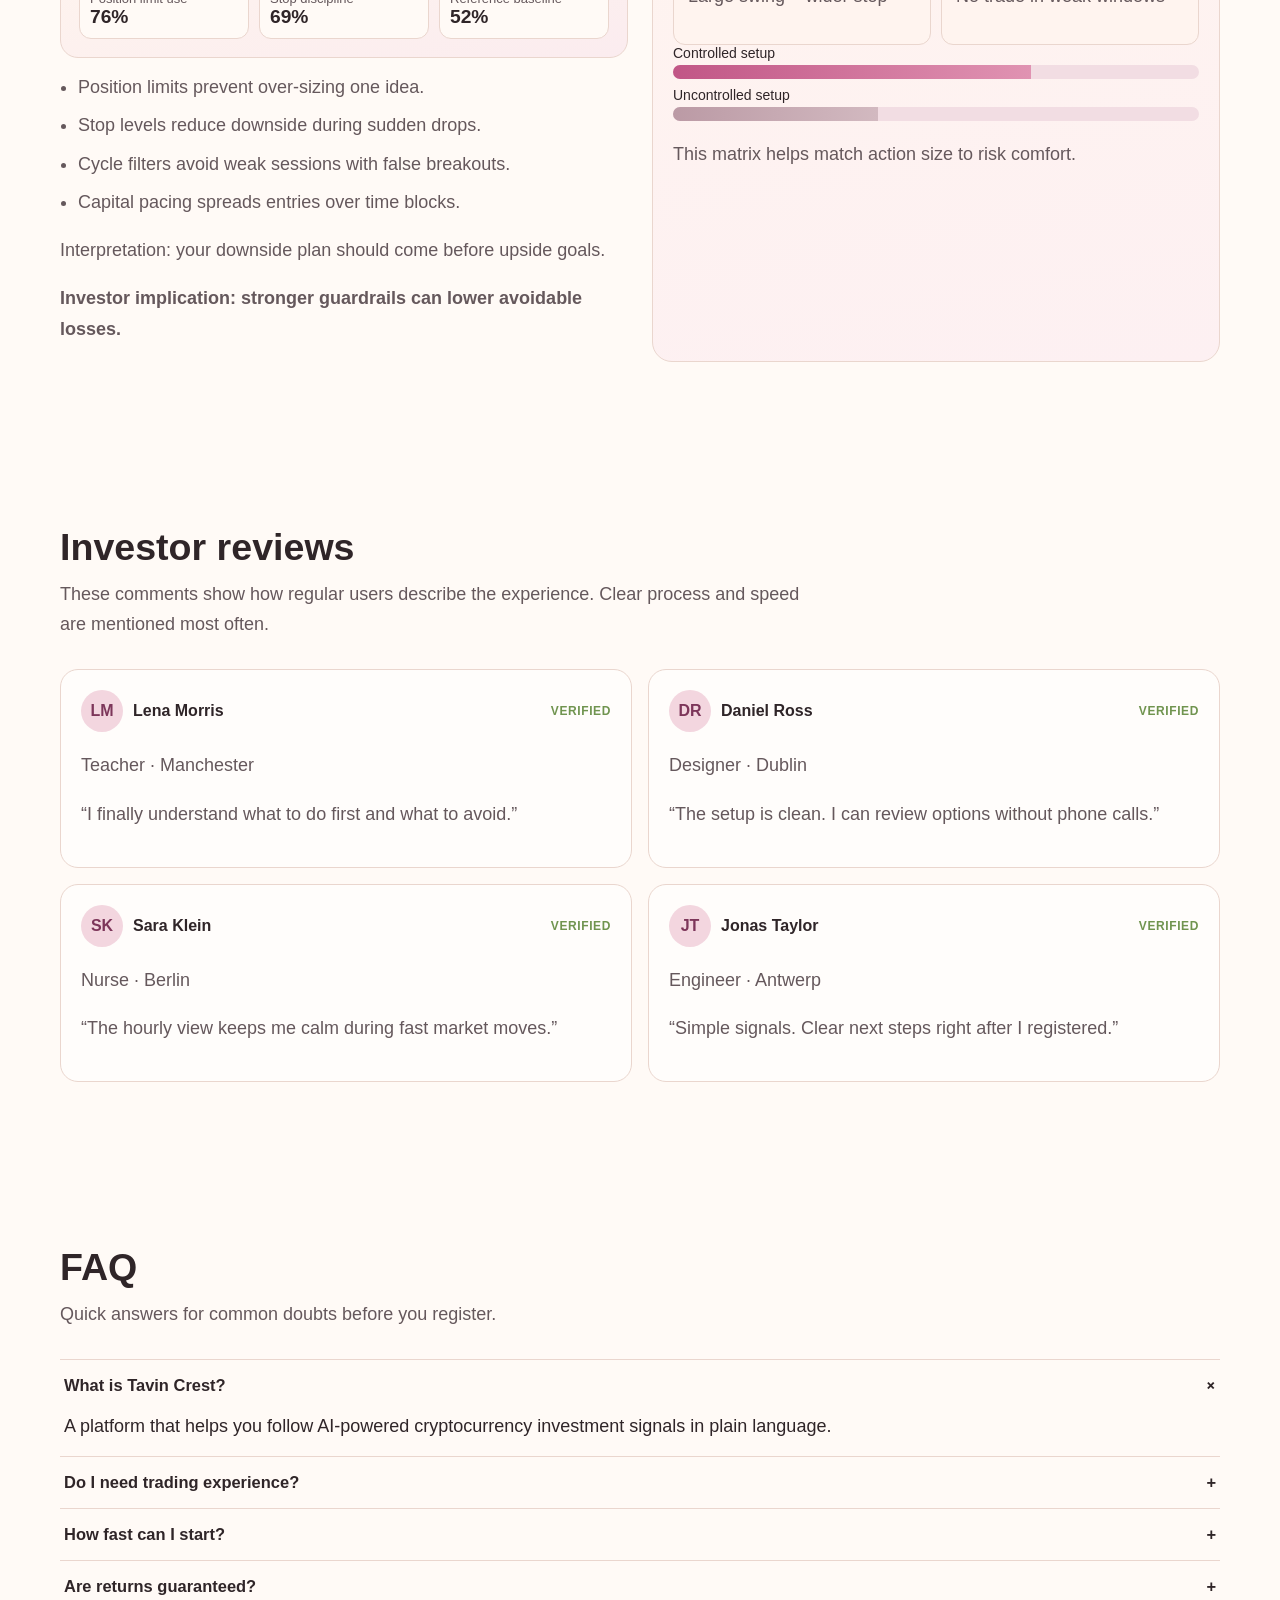
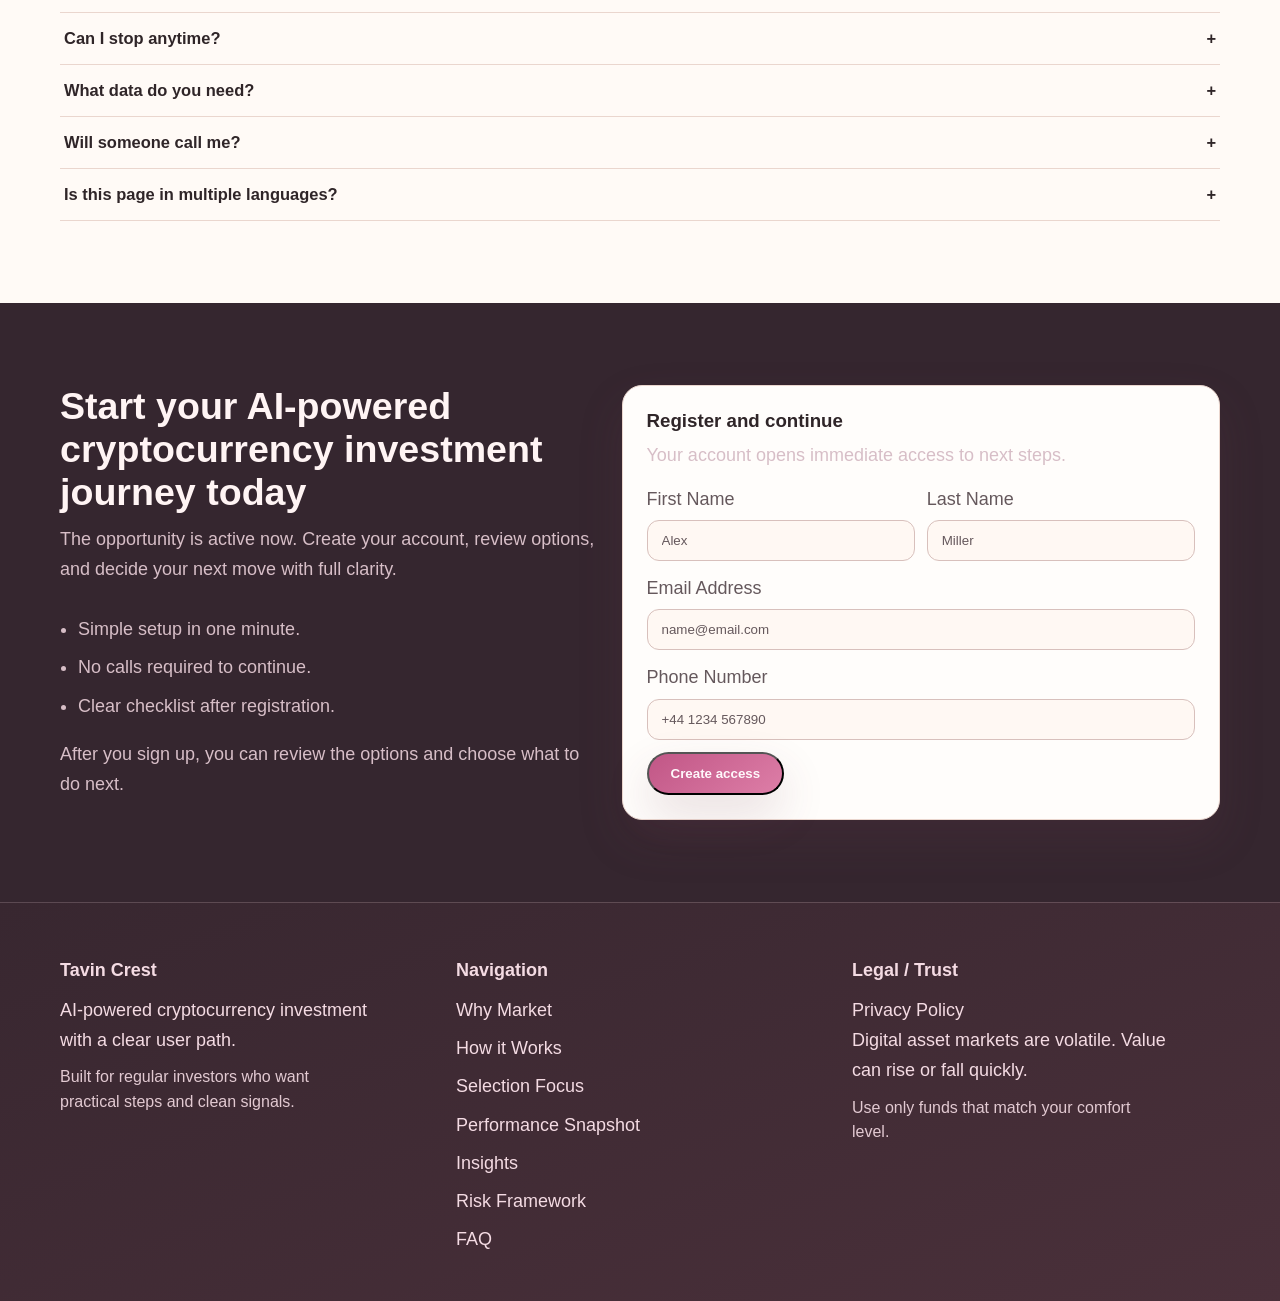
<file: be/index.html>
<!doctype html>
<html lang="en">
<head>
  <meta charset="UTF-8">
  <meta name="viewport" content="width=device-width,initial-scale=1">
  <title>Tavin Crest BE | AI-Powered Cryptocurrency Investment Overview</title>
  <meta name="description" content="Investor-friendly AI-powered cryptocurrency investment experience with premium layout and clear next steps.">
  <link rel="canonical" href="https://tavincrest.com/be/">
  <link rel="alternate" hreflang="en" href="https://tavincrest.com/">
  <link rel="alternate" hreflang="de" href="https://tavincrest.com/de/">
  <link rel="alternate" hreflang="fr" href="https://tavincrest.com/fr/">
  <link rel="alternate" hreflang="es" href="https://tavincrest.com/es/">
  <link rel="alternate" hreflang="it" href="https://tavincrest.com/it/">
  <link rel="alternate" hreflang="tr" href="https://tavincrest.com/tr/">
  <link rel="alternate" hreflang="pt" href="https://tavincrest.com/pt/">
  <link rel="alternate" hreflang="ja" href="https://tavincrest.com/jp/">
  <link rel="alternate" hreflang="sk" href="https://tavincrest.com/sk/">
  <link rel="alternate" hreflang="nl-BE" href="https://tavincrest.com/be/">
  <link rel="alternate" hreflang="x-default" href="https://tavincrest.com/">
  <meta property="og:type" content="website">
  <meta property="og:title" content="Tavin Crest BE page | AI-powered cryptocurrency investment">
  <meta property="og:description" content="Investor-friendly AI-powered cryptocurrency investment experience with premium layout and clear next steps.">
  <meta property="og:url" content="https://tavincrest.com/be/">
  <meta property="og:site_name" content="Tavin Crest">
  <meta name="twitter:card" content="summary_large_image">
  <meta name="twitter:title" content="Tavin Crest BE page | AI-powered cryptocurrency investment">
  <meta name="twitter:description" content="Investor-friendly AI-powered cryptocurrency investment experience with premium layout and clear next steps.">
  <link rel="stylesheet" href="../assets/style.css">
  <script defer src="../assets/app.js"></script>
</head>
<body>
<header class="site-header">
  <div class="container nav-wrap">
    <a href="../index.html" class="brand">Tavin Crest</a>
    <nav class="nav-center" aria-label="Primary">
      <a href="#market">Market</a><a href="#model">How it Works</a><a href="#focus">Focus</a><a href="#metrics">Snapshot</a><a href="#faq">FAQ</a>
    </nav>
    <div class="right-zone">
      <div class="lang-dropdown">
        <button class="lang-toggle" data-lang-toggle aria-expanded="false">Nederlands (BE)</button>
        <div class="lang-menu" data-lang-menu>
          <a href="../index.html"><svg viewBox="0 0 60 40" class="flag" aria-hidden="true"><rect width="60" height="40" fill="#012169"/><path d="M0 0l60 40M60 0L0 40" stroke="#fff" stroke-width="8"/><path d="M0 0l60 40M60 0L0 40" stroke="#C8102E" stroke-width="4"/><path d="M30 0v40M0 20h60" stroke="#fff" stroke-width="12"/><path d="M30 0v40M0 20h60" stroke="#C8102E" stroke-width="6"/></svg><span>English</span></a>
          <a href="../de/index.html"><svg viewBox="0 0 3 2" class="flag"><rect width="3" height="2" fill="#ffce00"/><rect width="3" height="1.33" fill="#dd0000"/><rect width="3" height="0.66" fill="#000"/></svg><span>Deutsch</span></a>
          <a href="../fr/index.html"><svg viewBox="0 0 3 2" class="flag"><rect width="1" height="2" fill="#0055A4"/><rect x="1" width="1" height="2" fill="#fff"/><rect x="2" width="1" height="2" fill="#EF4135"/></svg><span>Français</span></a>
          <a href="../es/index.html"><svg viewBox="0 0 3 2" class="flag"><rect width="3" height="2" fill="#AA151B"/><rect y="0.5" width="3" height="1" fill="#F1BF00"/></svg><span>Español</span></a>
          <a href="../it/index.html"><svg viewBox="0 0 3 2" class="flag"><rect width="1" height="2" fill="#009246"/><rect x="1" width="1" height="2" fill="#fff"/><rect x="2" width="1" height="2" fill="#CE2B37"/></svg><span>Italiano</span></a>
          <a href="../tr/index.html"><svg viewBox="0 0 60 40" class="flag"><rect width="60" height="40" fill="#E30A17"/><circle cx="24" cy="20" r="9" fill="#fff"/><circle cx="27" cy="20" r="7" fill="#E30A17"/><polygon points="34,20 42,16 42,24" fill="#fff"/></svg><span>Türkçe</span></a>
          <a href="../pt/index.html"><svg viewBox="0 0 3 2" class="flag"><rect width="1.2" height="2" fill="#006600"/><rect x="1.2" width="1.8" height="2" fill="#FF0000"/></svg><span>Português</span></a>
          <a href="../jp/index.html"><svg viewBox="0 0 3 2" class="flag"><rect width="3" height="2" fill="#fff"/><circle cx="1.5" cy="1" r="0.48" fill="#bc002d"/></svg><span>日本語</span></a>
          <a href="../sk/index.html"><svg viewBox="0 0 60 40" class="flag"><rect width="60" height="40" fill="#ee1c25"/><rect width="60" height="26.6" fill="#0b4ea2"/><rect width="60" height="13.3" fill="#fff"/><path d="M17 8h13c2 0 3 1 3 3v10c0 6-5 10-9.5 12C19 31 14 27 14 21V11c0-2 1-3 3-3z" fill="#fff" stroke="#0b4ea2" stroke-width="1.2"/><path d="M20 12h7v4h4v4h-4v4h-7v-4h-4v-4h4z" fill="#ee1c25"/><path d="M20 26c2 2 5 3 7 3s5-1 7-3" stroke="#0b4ea2" stroke-width="1.4" fill="none"/></svg><span>Slovak</span></a>
          <a href="../be/index.html"><svg viewBox="0 0 3 2" class="flag"><rect width="1" height="2" fill="#000"/><rect x="1" width="1" height="2" fill="#FFD90C"/><rect x="2" width="1" height="2" fill="#EF3340"/></svg><span>Nederlands (BE)</span></a>
        </div>
      </div>
      <a class="btn" href="#signup">Sign up</a>
      <button class="mobile-toggle" data-open-drawer aria-label="Open navigation" aria-expanded="false" aria-controls="mobile-drawer">☰</button>
    </div>
  </div>
</header>

<div class="mobile-drawer" data-mobile-drawer id="mobile-drawer" aria-hidden="true">
  <div class="drawer-overlay" data-drawer-overlay></div>
  <aside class="drawer-panel" aria-label="Mobile navigation">
    <div class="drawer-head">
      <strong>Tavin Crest</strong>
      <button data-close-drawer aria-label="Close navigation">✕</button>
    </div>
    <nav class="drawer-nav">
      <a href="#market">Market</a><a href="#model">How it Works</a><a href="#focus">Focus</a><a href="#metrics">Snapshot</a><a href="#faq">FAQ</a>
    </nav>
    <div class="lang-dropdown">
      <button class="lang-toggle" data-lang-toggle aria-expanded="false">Nederlands (BE)</button>
      <div class="lang-menu" data-lang-menu><a href="../index.html"><svg viewBox="0 0 60 40" class="flag" aria-hidden="true"><rect width="60" height="40" fill="#012169"/><path d="M0 0l60 40M60 0L0 40" stroke="#fff" stroke-width="8"/><path d="M0 0l60 40M60 0L0 40" stroke="#C8102E" stroke-width="4"/><path d="M30 0v40M0 20h60" stroke="#fff" stroke-width="12"/><path d="M30 0v40M0 20h60" stroke="#C8102E" stroke-width="6"/></svg><span>English</span></a>
          <a href="../de/index.html"><svg viewBox="0 0 3 2" class="flag"><rect width="3" height="2" fill="#ffce00"/><rect width="3" height="1.33" fill="#dd0000"/><rect width="3" height="0.66" fill="#000"/></svg><span>Deutsch</span></a>
          <a href="../fr/index.html"><svg viewBox="0 0 3 2" class="flag"><rect width="1" height="2" fill="#0055A4"/><rect x="1" width="1" height="2" fill="#fff"/><rect x="2" width="1" height="2" fill="#EF4135"/></svg><span>Français</span></a>
          <a href="../es/index.html"><svg viewBox="0 0 3 2" class="flag"><rect width="3" height="2" fill="#AA151B"/><rect y="0.5" width="3" height="1" fill="#F1BF00"/></svg><span>Español</span></a>
          <a href="../it/index.html"><svg viewBox="0 0 3 2" class="flag"><rect width="1" height="2" fill="#009246"/><rect x="1" width="1" height="2" fill="#fff"/><rect x="2" width="1" height="2" fill="#CE2B37"/></svg><span>Italiano</span></a>
          <a href="../tr/index.html"><svg viewBox="0 0 60 40" class="flag"><rect width="60" height="40" fill="#E30A17"/><circle cx="24" cy="20" r="9" fill="#fff"/><circle cx="27" cy="20" r="7" fill="#E30A17"/><polygon points="34,20 42,16 42,24" fill="#fff"/></svg><span>Türkçe</span></a>
          <a href="../pt/index.html"><svg viewBox="0 0 3 2" class="flag"><rect width="1.2" height="2" fill="#006600"/><rect x="1.2" width="1.8" height="2" fill="#FF0000"/></svg><span>Português</span></a>
          <a href="../jp/index.html"><svg viewBox="0 0 3 2" class="flag"><rect width="3" height="2" fill="#fff"/><circle cx="1.5" cy="1" r="0.48" fill="#bc002d"/></svg><span>日本語</span></a>
          <a href="../sk/index.html"><svg viewBox="0 0 60 40" class="flag"><rect width="60" height="40" fill="#ee1c25"/><rect width="60" height="26.6" fill="#0b4ea2"/><rect width="60" height="13.3" fill="#fff"/><path d="M17 8h13c2 0 3 1 3 3v10c0 6-5 10-9.5 12C19 31 14 27 14 21V11c0-2 1-3 3-3z" fill="#fff" stroke="#0b4ea2" stroke-width="1.2"/><path d="M20 12h7v4h4v4h-4v4h-7v-4h-4v-4h4z" fill="#ee1c25"/><path d="M20 26c2 2 5 3 7 3s5-1 7-3" stroke="#0b4ea2" stroke-width="1.4" fill="none"/></svg><span>Slovak</span></a>
          <a href="../be/index.html"><svg viewBox="0 0 3 2" class="flag"><rect width="1" height="2" fill="#000"/><rect x="1" width="1" height="2" fill="#FFD90C"/><rect x="2" width="1" height="2" fill="#EF3340"/></svg><span>Nederlands (BE)</span></a></div>
    </div>
    <a class="btn" href="#signup">Sign up</a>
  </aside>
</div>

<main>
<section class="section light hero">
  <div class="container hero-grid">
    <div class="reveal">
      <h1>AI-powered cryptocurrency investment for people who want clear, fast action</h1>
      <p>Tavin Crest helps you track AI-powered cryptocurrency investment signals in one place. The market is moving now as AI tools and digital payments grow together. You get simple selection logic, live signal views, and a step-by-step setup path. After you sign up, you get instant access to the next steps.</p>
      <div class="performance-block" aria-label="Performance range">
        <div class="perf-grid">
          <div class="perf-item"><span>Typical monthly outcome range</span><strong>8–15%</strong></div>
          <div class="perf-item"><span>Observed annual range in past cycles</span><strong>80–200%</strong></div>
        </div>
        <p class="perf-note">Returns depend on market conditions. Not guaranteed.</p>
      </div>
      <a class="btn-outline" href="#metrics">See the snapshot</a>
    </div>
    <form class="form-card reveal" id="signup" aria-label="Sign up form">
      <h3 class="form-title">Create your account</h3>
      <p class="form-sub">Use one minute now. Review options right after registration.</p>
      <div class="form-row">
        <div class="form-field"><label for="first">First Name</label><input id="first" placeholder="Alex" required></div>
        <div class="form-field"><label for="last">Last Name</label><input id="last" placeholder="Miller" required></div>
      </div>
      <div class="form-field"><label for="email">Email Address</label><input id="email" type="email" placeholder="name@email.com" required></div>
      <div class="form-field"><label for="phone">Phone Number</label><input id="phone" type="tel" placeholder="+44 1234 567890" required></div>
      <button class="btn" type="submit">Register now</button>
    </form>
  </div>
</section>

<section id="market" class="section light">
  <div class="container two-col market-split">
    <div class="reveal">
      <div class="section-header"><h2>Why AI-powered cryptocurrency investment is growing now</h2><p>This market grows because AI tools improve trading speed and payment use keeps rising. You can join early with clear rules and no complex setup.</p></div>
      <div class="feature-panel">
        <p class="panel-kicker">Primary takeaway</p>
        <h3>Growth signal strength: <span>72/100</span></h3>
        <div class="panel-metrics">
          <div><small>Adoption trend</small><strong>+28%</strong></div>
          <div><small>Signal quality</small><strong>+34%</strong></div>
          <div><small>Reference pace</small><strong>+19%</strong></div>
        </div>
      </div>
      <p>Meaning: this market is expanding faster than the recent baseline pace.</p>
    </div>
    <div class="visual feature-visual reveal">
      <h3>Growth composition panel</h3>
      <div class="stacked-bar stacked-lg"><span class="seg-a"></span><span class="seg-b"></span><span class="seg-c"></span><span class="seg-d"></span></div>
      <div class="legend-grid">
        <p><strong>34%</strong> AI signal quality</p>
        <p><strong>28%</strong> Adoption speed</p>
        <p><strong>21%</strong> Payment usage</p>
        <p><strong>17%</strong> Access tools</p>
      </div>
      <div class="dual-bars">
        <div><span>Current cycle</span><div class="bar"><i style="width:72%"></i></div></div>
        <div><span>3-cycle average</span><div class="bar muted"><i style="width:54%"></i></div></div>
      </div>
      <p>This visual shows what is growing and where momentum is strongest.</p>
      <p class="investor-line">Investor implication: stronger structure can support cleaner entry windows.</p>
    </div>
  </div>
</section>

<section id="model" class="section dark">
  <div class="container">
    <div class="section-header reveal"><h2>How it works in 4 steps</h2><p>You follow a simple hour-based flow from setup to review. Each stage keeps decisions clear and quick.</p></div>
    <div class="model-feature reveal">
      <div class="model-main">
        <p class="panel-kicker">Primary takeaway</p>
        <h3>Decision loop in <span>12 hours</span></h3>
        <div class="time-ruler">
          <div class="ruler-step"><strong>00:00</strong><p>Account setup complete</p></div>
          <div class="ruler-step"><strong>02:00</strong><p>Signal stack published</p></div>
          <div class="ruler-step"><strong>06:00</strong><p>Entry windows ranked</p></div>
          <div class="ruler-step"><strong>12:00</strong><p>Review and refine</p></div>
        </div>
      </div>
      <div class="model-side card">
        <h3>Structured explanation</h3>
        <ul class="bullet-list">
          <li><strong>Step 1: Sign up</strong> — open your dashboard in minutes.</li>
          <li><strong>Step 2: Verify basics</strong> — confirm details with one short email.</li>
          <li><strong>Step 3: Review signals</strong> — compare setup options by strength score.</li>
          <li><strong>Step 4: Start tracking</strong> — follow updates and act when ready.</li>
        </ul>
        <div class="mini-benchmark"><p><strong>12h</strong> active cycle</p><p><strong>18h</strong> slower market cycle</p></div>
      </div>
    </div>
    <p class="reveal">Investor implication: short review loops can reduce late, emotional actions.</p>
  </div>
</section>

<section id="focus" class="section light">
  <div class="container two-col">
    <div class="reveal">
      <div class="section-header"><h2>What we focus on</h2><p>We choose opportunities with clear movement, healthy volume, and stable entry windows. The aim is simple: fewer noisy choices, better action points.</p></div>
      <div class="architecture card">
        <p class="panel-kicker">Primary takeaway</p>
        <h3>Signal quality stack: <span>64%</span></h3>
        <div class="arch-flow">
          <div class="node">Market scan</div>
          <div class="node">Volume check</div>
          <div class="node">Timing score</div>
          <div class="node">Final shortlist</div>
        </div>
        <div class="panel-metrics">
          <div><small>Noise removed</small><strong>41%</strong></div>
          <div><small>Volume health</small><strong>72%</strong></div>
          <div><small>Bench score</small><strong>55%</strong></div>
        </div>
      </div>
      <p>Interpretation: only higher-quality setups move into the final shortlist.</p>
      <p class="investor-line">Investor implication: fewer choices can improve decision clarity.</p>
    </div>
    <div class="visual reveal">
      <h3>KPI hierarchy panel</h3>
      <div class="hierarchy">
        <div class="tier tier-top"><strong>64%</strong><span>Overall quality score</span></div>
        <div class="tier-row">
          <div class="tier"><strong>72%</strong><span>Volume</span></div>
          <div class="tier"><strong>61%</strong><span>Trend fit</span></div>
          <div class="tier"><strong>59%</strong><span>Timing fit</span></div>
        </div>
      </div>
      <p>This panel shows how the final score is built layer by layer.</p>
    </div>
  </div>
</section>

<section id="metrics" class="section light">
  <div class="container">
    <div class="section-header reveal"><h2>Performance snapshot</h2><p>This panel gives a quick view of outcomes in favorable periods. It helps you see potential range, not fixed results.</p></div>
    <div class="metrics-feature reveal">
      <div class="metrics-left">
        <p class="panel-kicker">Primary takeaway</p>
        <h3>Typical annual range: <span>80–200%</span></h3>
        <div class="split-panel">
          <div class="split-col"><small>Typical month</small><strong>+9%</strong></div>
          <div class="split-col"><small>Strong month</small><strong>+15%</strong></div>
          <div class="split-col"><small>Baseline benchmark</small><strong>+4%</strong></div>
        </div>
        <p>Interpretation: favorable cycles can create wide upside, but outcomes vary.</p>
      </div>
      <div class="metrics-right visual">
        <h3>Distribution and consistency</h3>
        <div class="bars-vertical">
          <div><i style="height:80%"></i><span>Strong</span></div>
          <div><i style="height:58%"></i><span>Moderate</span></div>
          <div><i style="height:32%"></i><span>Weak</span></div>
        </div>
        <div class="ring-wrap">
          <div class="ring"></div>
          <div class="ring-label">64% stable cycles</div>
        </div>
        <p>Benchmark: stability sits above the 50% reference threshold.</p>
      </div>
    </div>
    <p class="reveal investor-line">Investor implication: plan for ranges, not fixed numbers.</p>
  </div>
</section>

<section id="insights" class="section dark">
  <div class="container two-col">
    <div class="visual reveal feature-visual-dark">
      <h3>Return drivers waterfall</h3>
      <p class="panel-kicker">Primary takeaway: signal fit leads impact</p>
      <div class="waterfall">
        <div class="wf-item pos"><span>+22</span><small>Signal fit</small></div>
        <div class="wf-item pos"><span>+14</span><small>Entry speed</small></div>
        <div class="wf-item pos"><span>+9</span><small>Exit rules</small></div>
        <div class="wf-item neg"><span>-7</span><small>Market noise</small></div>
      </div>
      <div class="legend-grid">
        <p><strong>38</strong> Net driver score</p>
        <p><strong>25</strong> Reference score</p>
      </div>
      <p>This shows what supports returns and what can reduce them.</p>
    </div>
    <div class="reveal">
      <div class="section-header"><h2>Insights that drive outcomes</h2><p>Good results come from process, not luck. These short rules keep choices grounded during fast cycles.</p></div>
      <ul class="bullet-list">
        <li>Act only when two signal layers agree.</li>
        <li>Use pre-set exit points before entering a position.</li>
        <li>Skip periods with low volume and sharp fake moves.</li>
        <li>Review every hour block, not random moments.</li>
      </ul>
      <p>Interpretation: disciplined routines improve consistency in fast markets.</p>
      <p class="investor-line">Investor implication: clear rules can protect decision quality.</p>
    </div>
  </div>
</section>

<section id="risk" class="section light">
  <div class="container two-col">
    <div class="reveal">
      <div class="section-header"><h2>Risk control framework</h2><p>All investing has uncertainty. We show clear guardrails so you can decide with better context.</p></div>
      <div class="feature-panel">
        <p class="panel-kicker">Primary takeaway</p>
        <h3>Risk control score: <span>68/100</span></h3>
        <div class="panel-metrics">
          <div><small>Position limit use</small><strong>76%</strong></div>
          <div><small>Stop discipline</small><strong>69%</strong></div>
          <div><small>Reference baseline</small><strong>52%</strong></div>
        </div>
      </div>
      <ul class="bullet-list">
        <li>Position limits prevent over-sizing one idea.</li>
        <li>Stop levels reduce downside during sudden drops.</li>
        <li>Cycle filters avoid weak sessions with false breakouts.</li>
        <li>Capital pacing spreads entries over time blocks.</li>
      </ul>
      <p>Interpretation: your downside plan should come before upside goals.</p>
      <p class="investor-line">Investor implication: stronger guardrails can lower avoidable losses.</p>
    </div>
    <div class="visual reveal">
      <h3>Structured risk matrix</h3>
      <div class="matrix matrix-strong">
        <div class="cell"><strong>Low</strong><p>Small size + tight stop</p></div>
        <div class="cell"><strong>Medium</strong><p>Medium size + split exits</p></div>
        <div class="cell"><strong>High</strong><p>Large swing + wider stop</p></div>
        <div class="cell"><strong>Pause</strong><p>No trade in weak windows</p></div>
      </div>
      <div class="dual-bars">
        <div><span>Controlled setup</span><div class="bar"><i style="width:68%"></i></div></div>
        <div><span>Uncontrolled setup</span><div class="bar muted"><i style="width:39%"></i></div></div>
      </div>
      <p>This matrix helps match action size to risk comfort.</p>
    </div>
  </div>
</section>

<section id="reviews" class="section light">
  <div class="container">
    <div class="section-header reveal"><h2>Investor reviews</h2><p>These comments show how regular users describe the experience. Clear process and speed are mentioned most often.</p></div>
    <div class="reviews reveal">
      <article class="card"><div class="review-top"><div class="avatar">LM</div><strong>Lena Morris</strong><span class="verified">VERIFIED</span></div><p class="muted">Teacher · Manchester</p><p>“I finally understand what to do first and what to avoid.”</p></article>
      <article class="card"><div class="review-top"><div class="avatar">DR</div><strong>Daniel Ross</strong><span class="verified">VERIFIED</span></div><p class="muted">Designer · Dublin</p><p>“The setup is clean. I can review options without phone calls.”</p></article>
      <article class="card"><div class="review-top"><div class="avatar">SK</div><strong>Sara Klein</strong><span class="verified">VERIFIED</span></div><p class="muted">Nurse · Berlin</p><p>“The hourly view keeps me calm during fast market moves.”</p></article>
      <article class="card"><div class="review-top"><div class="avatar">JT</div><strong>Jonas Taylor</strong><span class="verified">VERIFIED</span></div><p class="muted">Engineer · Antwerp</p><p>“Simple signals. Clear next steps right after I registered.”</p></article>
    </div>
  </div>
</section>

<section id="faq" class="section light">
  <div class="container">
    <div class="section-header reveal"><h2>FAQ</h2><p>Quick answers for common doubts before you register.</p></div>
    <div class="reveal">
      <div class="faq-item open"><button class="faq-q">What is Tavin Crest?<span>+</span></button><div class="faq-answer">A platform that helps you follow AI-powered cryptocurrency investment signals in plain language.</div></div>
      <div class="faq-item"><button class="faq-q">Do I need trading experience?<span>+</span></button><div class="faq-answer">No. The setup checklist is simple and explains each step clearly.</div></div>
      <div class="faq-item"><button class="faq-q">How fast can I start?<span>+</span></button><div class="faq-answer">Right after registration. You can review options and choose what to do next.</div></div>
      <div class="faq-item"><button class="faq-q">Are returns guaranteed?<span>+</span></button><div class="faq-answer">No. Returns depend on market conditions and can change quickly.</div></div>
      <div class="faq-item"><button class="faq-q">Can I stop anytime?<span>+</span></button><div class="faq-answer">Yes. You stay in control and can pause your activity at any moment.</div></div>
      <div class="faq-item"><button class="faq-q">What data do you need?<span>+</span></button><div class="faq-answer">Only your name, email, and phone number for account setup.</div></div>
      <div class="faq-item"><button class="faq-q">Will someone call me?<span>+</span></button><div class="faq-answer">No call is required. We may send a short email to confirm your details.</div></div>
      <div class="faq-item"><button class="faq-q">Is this page in multiple languages?<span>+</span></button><div class="faq-answer">All pages are in English so every user sees the same message.</div></div>
    </div>
  </div>
</section>

<section class="section dark">
  <div class="container final-wrap">
    <div class="reveal">
      <div class="section-header"><h2>Start your AI-powered cryptocurrency investment journey today</h2><p>The opportunity is active now. Create your account, review options, and decide your next move with full clarity.</p></div>
      <ul class="bullet-list">
        <li>Simple setup in one minute.</li>
        <li>No calls required to continue.</li>
        <li>Clear checklist after registration.</li>
      </ul>
      <p>After you sign up, you can review the options and choose what to do next.</p>
    </div>
    <form class="form-card reveal" aria-label="Final call to action form">
      <h3 class="form-title">Register and continue</h3>
      <p class="form-sub">Your account opens immediate access to next steps.</p>
      <div class="form-row">
        <div class="form-field"><label for="first2">First Name</label><input id="first2" placeholder="Alex" required></div>
        <div class="form-field"><label for="last2">Last Name</label><input id="last2" placeholder="Miller" required></div>
      </div>
      <div class="form-field"><label for="email2">Email Address</label><input id="email2" type="email" placeholder="name@email.com" required></div>
      <div class="form-field"><label for="phone2">Phone Number</label><input id="phone2" type="tel" placeholder="+44 1234 567890" required></div>
      <button class="btn" type="submit">Create access</button>
    </form>
  </div>
</section>
</main>

<footer class="footer">
  <div class="container footer-grid">
    <div class="footer-zone">
      <strong>Tavin Crest</strong>
      <p>AI-powered cryptocurrency investment with a clear user path.</p>
      <p class="footer-micro">Built for regular investors who want practical steps and clean signals.</p>
    </div>
    <div class="footer-zone">
      <strong>Navigation</strong>
      <a href="#market">Why Market</a>
      <a href="#model">How it Works</a>
      <a href="#focus">Selection Focus</a>
      <a href="#metrics">Performance Snapshot</a>
      <a href="#insights">Insights</a>
      <a href="#risk">Risk Framework</a>
      <a href="#faq">FAQ</a>
    </div>
    <div class="footer-zone">
      <strong>Legal / Trust</strong>
      <a href="#" data-open-privacy>Privacy Policy</a>
      <p>Digital asset markets are volatile. Value can rise or fall quickly.</p>
      <p class="footer-micro">Use only funds that match your comfort level.</p>
    </div>
  </div>
</footer>

<div class="privacy-modal" data-privacy-modal>
  <div class="privacy-overlay" data-close-privacy></div>
  <article class="privacy-card" role="dialog" aria-modal="true" aria-label="Privacy Policy">
    <button class="close-top" data-close-privacy aria-label="Close privacy">✕</button>
    <h2>Privacy Policy</h2>
    <h3>Introduction</h3><p>We respect your privacy and explain data use in clear terms.</p>
    <h3>Data collection</h3><p>We collect first name, last name, email address, phone number, and basic device logs.</p>
    <h3>Legal basis</h3><p>We process your data to provide account access and answer required service tasks.</p>
    <h3>Cookies</h3><p>Cookies help us keep sessions secure and improve page performance.</p>
    <h3>Retention</h3><p>We keep data only as long as needed for service delivery and legal obligations.</p>
    <h3>Third-party sharing</h3><p>We share limited data with trusted service providers for hosting, analytics, and email delivery.</p>
    <h3>Security</h3><p>Data is protected with encryption, access controls, and regular monitoring.</p>
    <h3>User rights</h3><p>You can request access, correction, deletion, or restriction of your personal data.</p>
    <h3>International transfers</h3><p>Data may move across regions with safeguards that follow applicable privacy laws.</p>
    <h3>Industry risk disclosure</h3><p>Digital asset markets are volatile. Value can rise or fall quickly and losses are possible.</p>
    <h3>Contact</h3><p>Email: privacy@tavincrest.com</p>
    <button class="close-bottom" data-close-privacy>Close</button>
  </article>
</div>

<script type="application/ld+json">
{"@context":"https://schema.org","@type":"Organization","name":"Tavin Crest","url":"https://tavincrest.com/","logo":"https://tavincrest.com/assets/img/logo.png"}
</script>
<script type="application/ld+json">
{"@context":"https://schema.org","@type":"WebSite","name":"Tavin Crest","url":"https://tavincrest.com/"}
</script>
<script type="application/ld+json">
{"@context":"https://schema.org","@type":"FAQPage","mainEntity":[{"@type":"Question","name":"What is Tavin Crest?","acceptedAnswer":{"@type":"Answer","text":"A platform that helps you follow AI-powered cryptocurrency investment signals in plain language."}},{"@type":"Question","name":"Are returns guaranteed?","acceptedAnswer":{"@type":"Answer","text":"No. Returns depend on market conditions and can change quickly."}}]}
</script>
<script type="application/ld+json">
{"@context":"https://schema.org","@type":"Review","itemReviewed":{"@type":"Organization","name":"Tavin Crest"},"author":{"@type":"Person","name":"Lena Morris"},"reviewBody":"I finally understand what to do first and what to avoid.","reviewRating":{"@type":"Rating","ratingValue":"5","bestRating":"5"}}
</script>
</body>
</html>
</file>
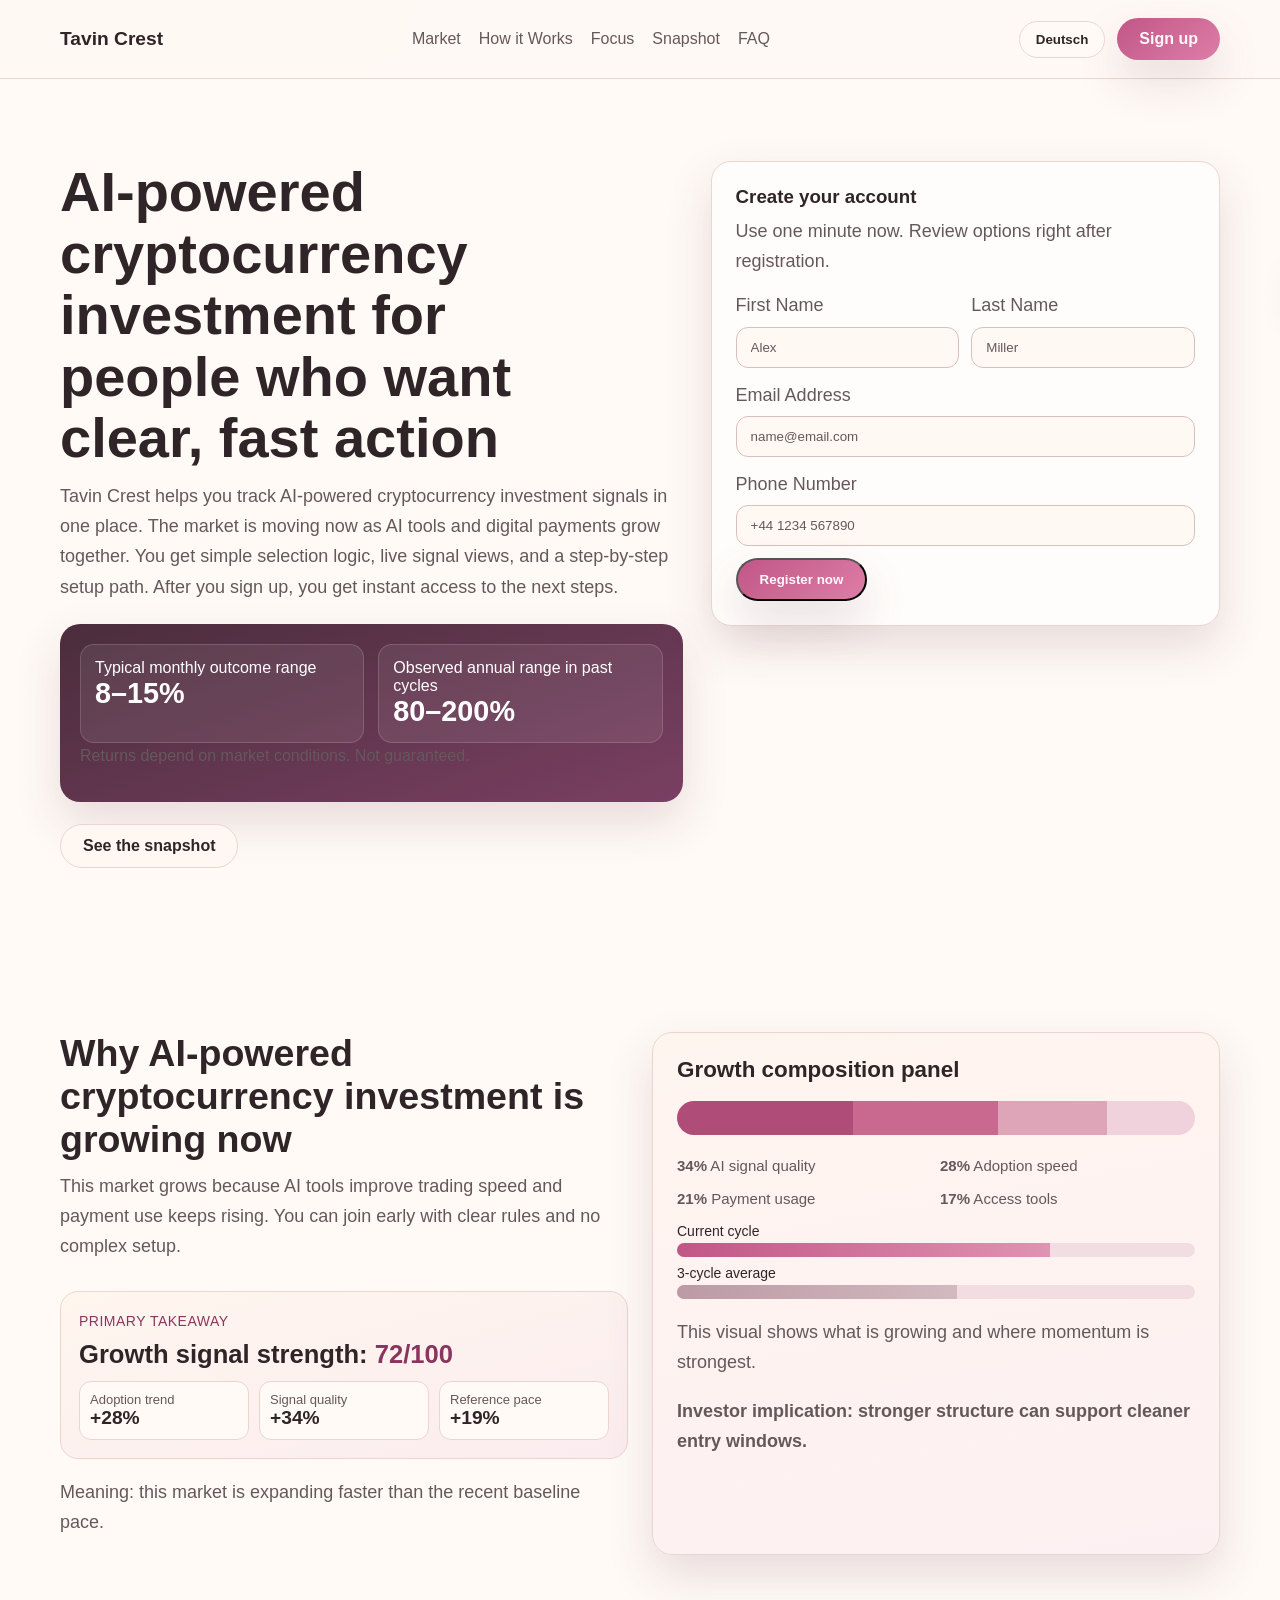
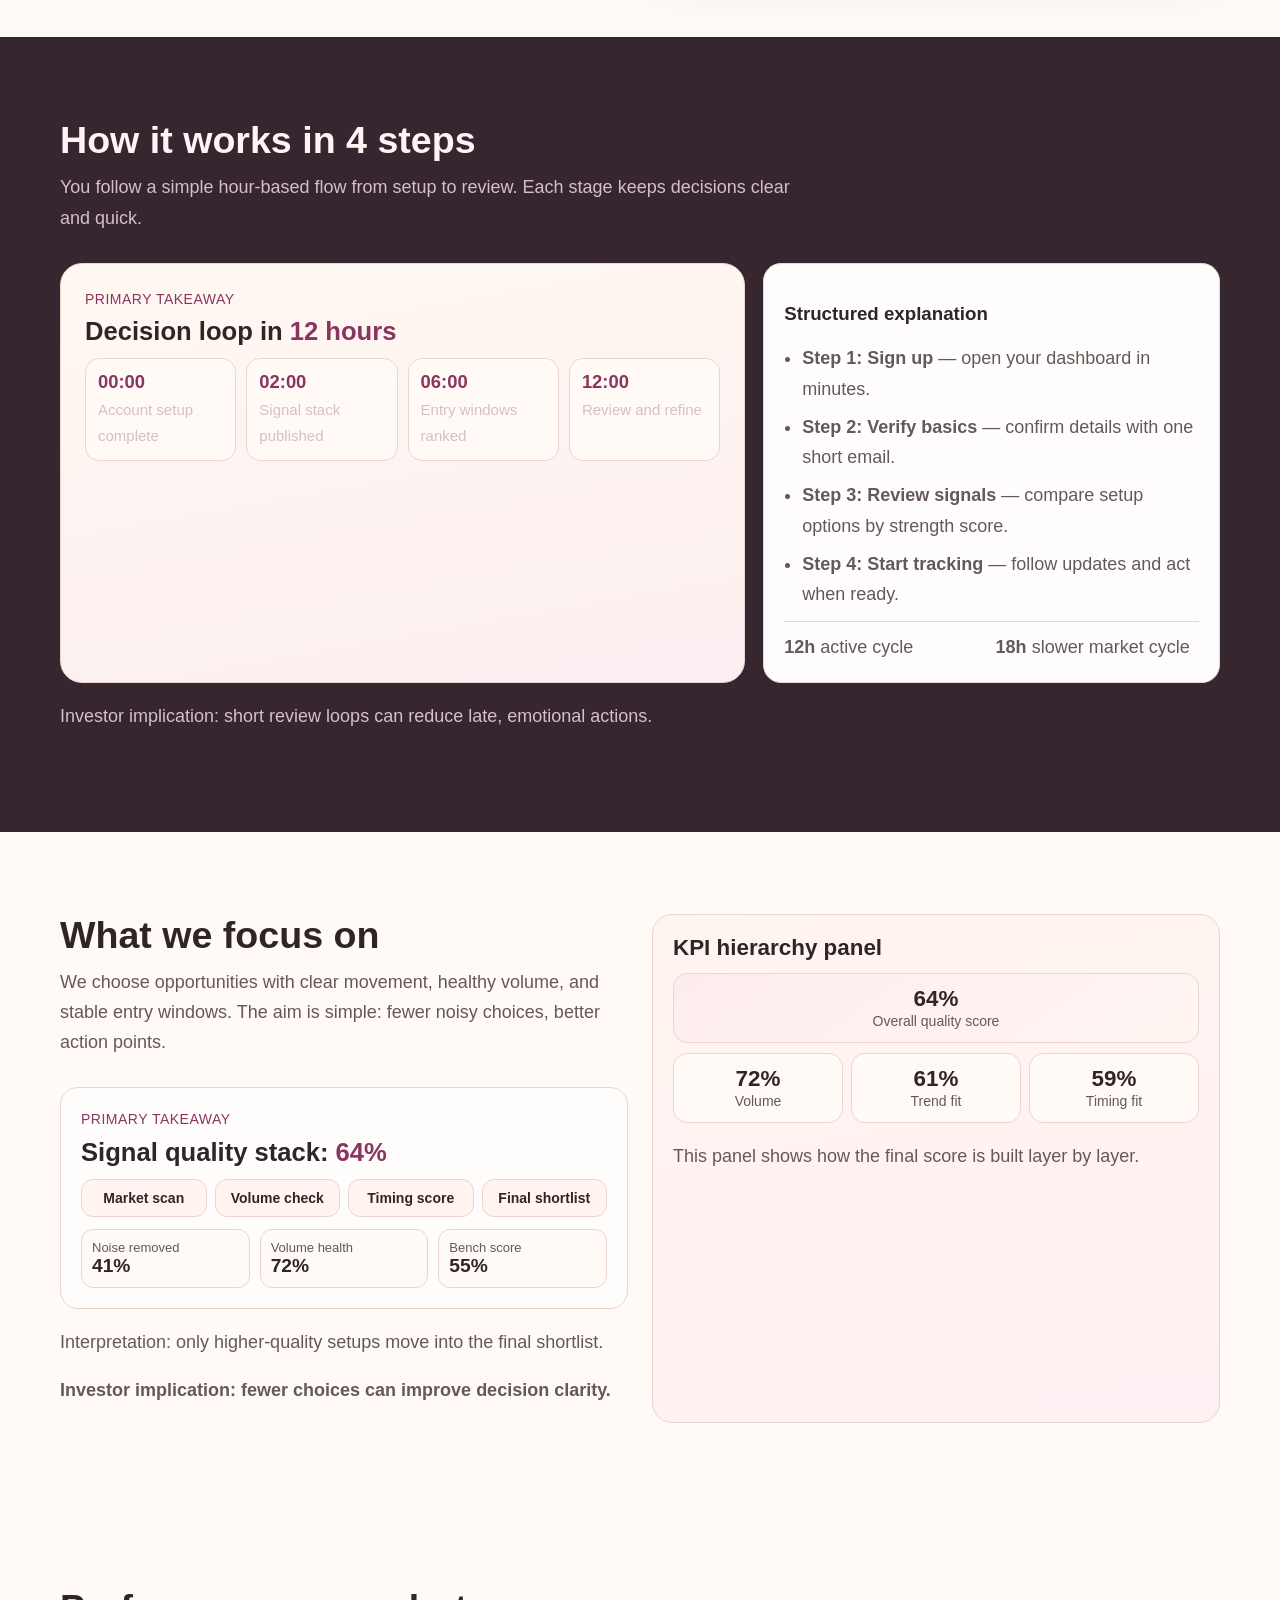
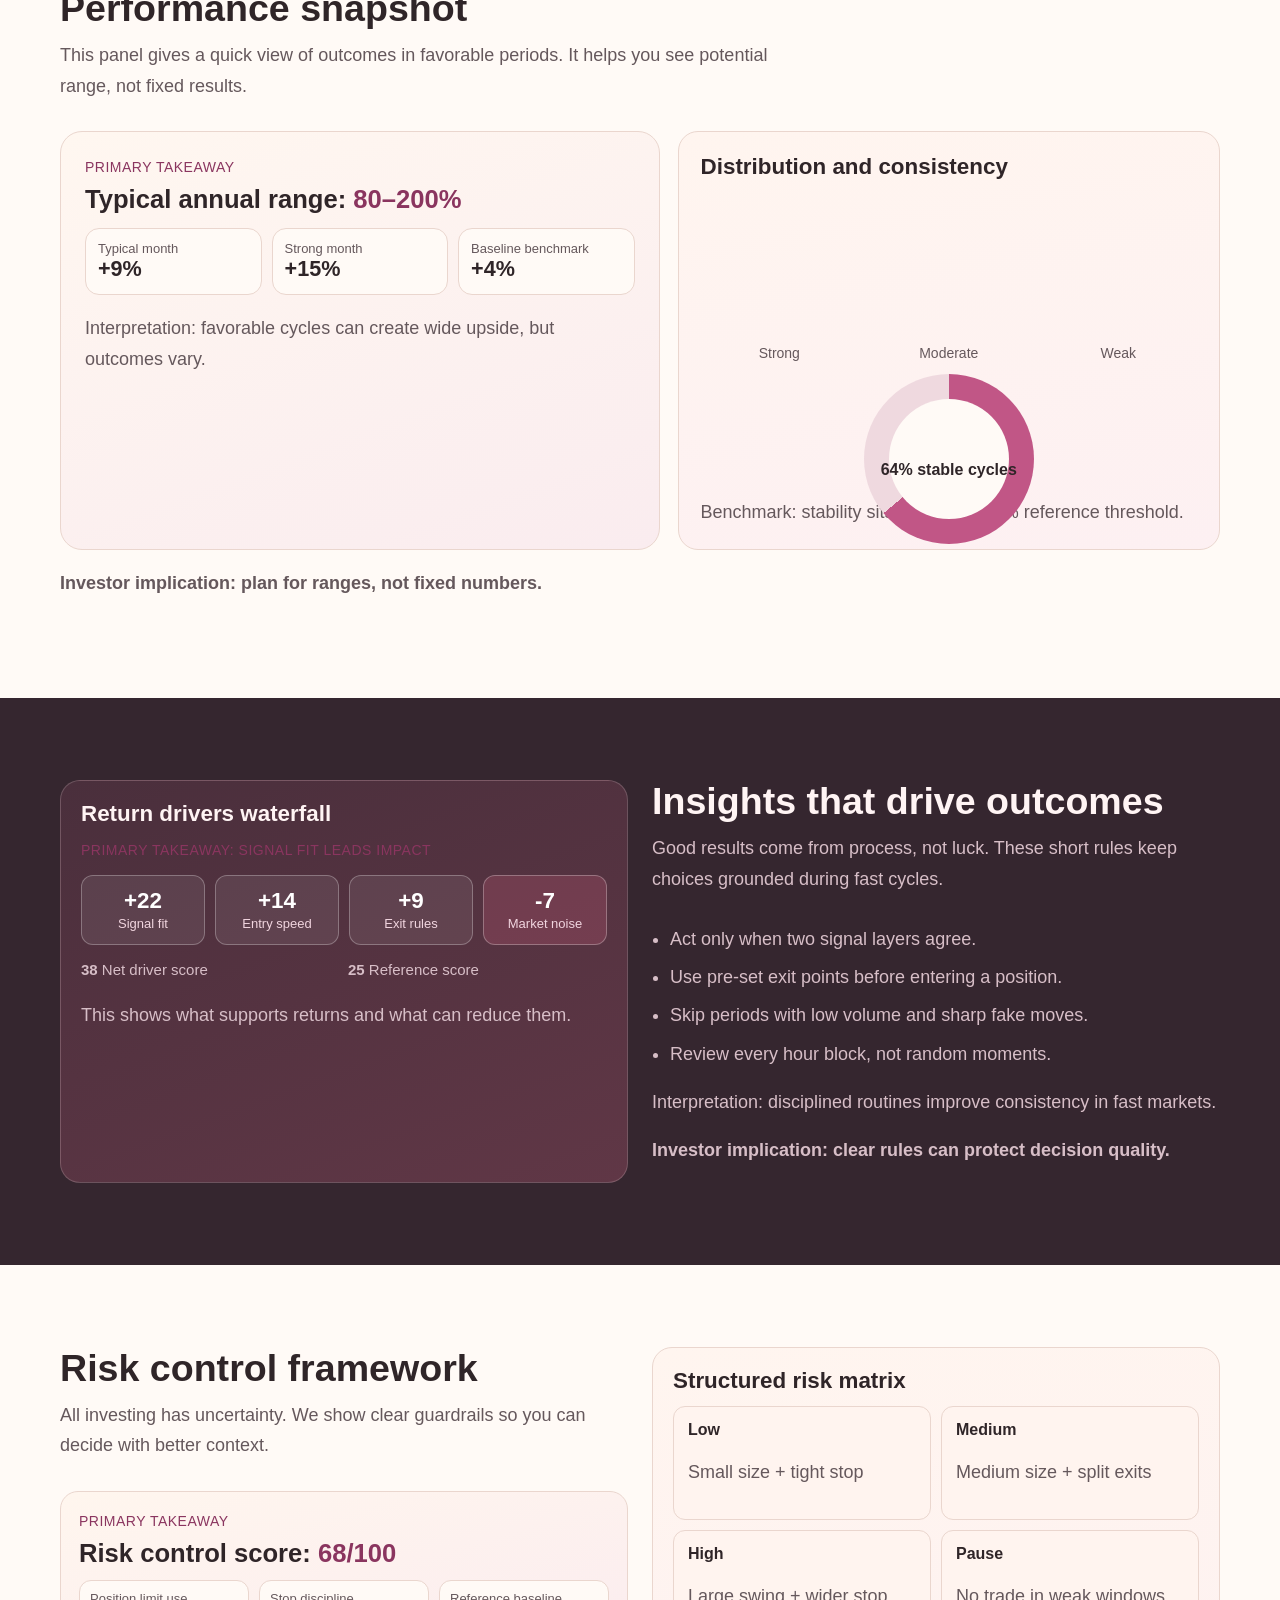
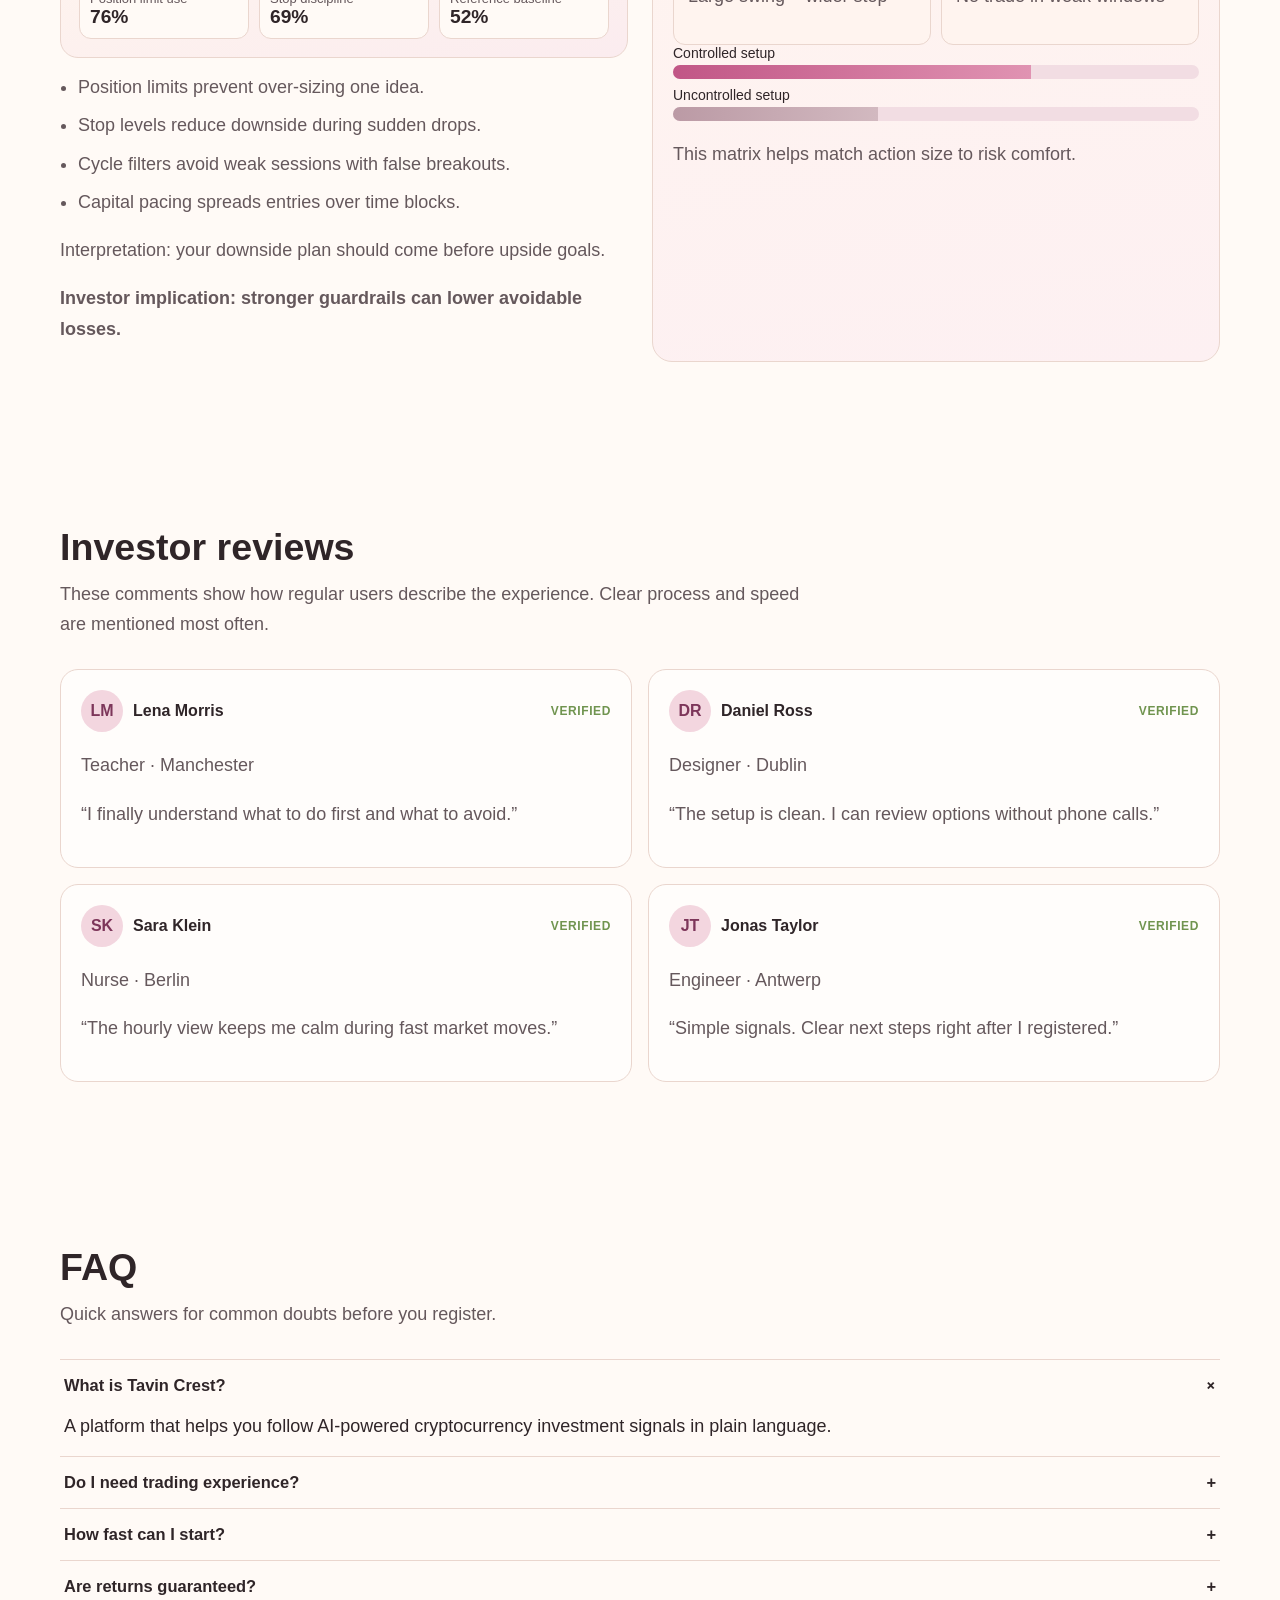
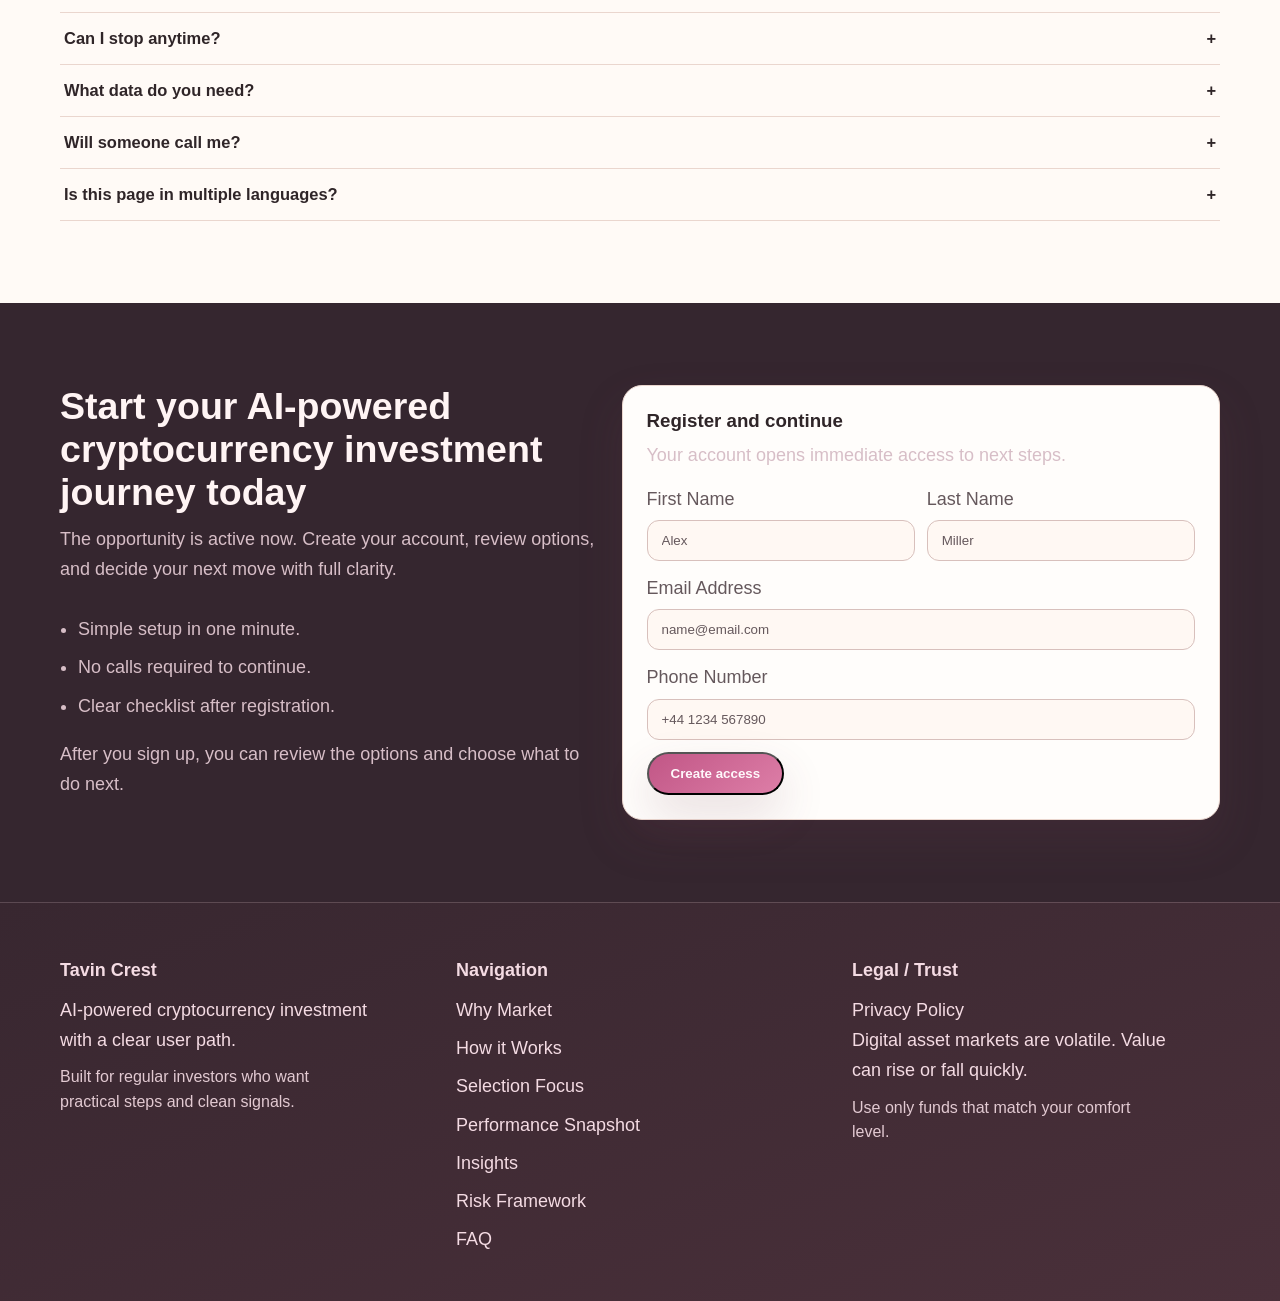
<file: de/index.html>
<!doctype html>
<html lang="en">
<head>
  <meta charset="UTF-8">
  <meta name="viewport" content="width=device-width,initial-scale=1">
  <title>Tavin Crest DE | AI-Powered Cryptocurrency Investment Overview</title>
  <meta name="description" content="See the Tavin Crest AI-powered cryptocurrency investment story with clear sections, metrics, and instant next-step access.">
  <link rel="canonical" href="https://tavincrest.com/de/">
  <link rel="alternate" hreflang="en" href="https://tavincrest.com/">
  <link rel="alternate" hreflang="de" href="https://tavincrest.com/de/">
  <link rel="alternate" hreflang="fr" href="https://tavincrest.com/fr/">
  <link rel="alternate" hreflang="es" href="https://tavincrest.com/es/">
  <link rel="alternate" hreflang="it" href="https://tavincrest.com/it/">
  <link rel="alternate" hreflang="tr" href="https://tavincrest.com/tr/">
  <link rel="alternate" hreflang="pt" href="https://tavincrest.com/pt/">
  <link rel="alternate" hreflang="ja" href="https://tavincrest.com/jp/">
  <link rel="alternate" hreflang="sk" href="https://tavincrest.com/sk/">
  <link rel="alternate" hreflang="nl-BE" href="https://tavincrest.com/be/">
  <link rel="alternate" hreflang="x-default" href="https://tavincrest.com/">
  <meta property="og:type" content="website">
  <meta property="og:title" content="Tavin Crest Deutsch page | AI-powered cryptocurrency investment">
  <meta property="og:description" content="See the Tavin Crest AI-powered cryptocurrency investment story with clear sections, metrics, and instant next-step access.">
  <meta property="og:url" content="https://tavincrest.com/de/">
  <meta property="og:site_name" content="Tavin Crest">
  <meta name="twitter:card" content="summary_large_image">
  <meta name="twitter:title" content="Tavin Crest Deutsch page | AI-powered cryptocurrency investment">
  <meta name="twitter:description" content="See the Tavin Crest AI-powered cryptocurrency investment story with clear sections, metrics, and instant next-step access.">
  <link rel="stylesheet" href="../assets/style.css">
  <script defer src="../assets/app.js"></script>
</head>
<body>
<header class="site-header">
  <div class="container nav-wrap">
    <a href="../index.html" class="brand">Tavin Crest</a>
    <nav class="nav-center" aria-label="Primary">
      <a href="#market">Market</a><a href="#model">How it Works</a><a href="#focus">Focus</a><a href="#metrics">Snapshot</a><a href="#faq">FAQ</a>
    </nav>
    <div class="right-zone">
      <div class="lang-dropdown">
        <button class="lang-toggle" data-lang-toggle aria-expanded="false">Deutsch</button>
        <div class="lang-menu" data-lang-menu>
          <a href="../index.html"><svg viewBox="0 0 60 40" class="flag" aria-hidden="true"><rect width="60" height="40" fill="#012169"/><path d="M0 0l60 40M60 0L0 40" stroke="#fff" stroke-width="8"/><path d="M0 0l60 40M60 0L0 40" stroke="#C8102E" stroke-width="4"/><path d="M30 0v40M0 20h60" stroke="#fff" stroke-width="12"/><path d="M30 0v40M0 20h60" stroke="#C8102E" stroke-width="6"/></svg><span>English</span></a>
          <a href="../de/index.html"><svg viewBox="0 0 3 2" class="flag"><rect width="3" height="2" fill="#ffce00"/><rect width="3" height="1.33" fill="#dd0000"/><rect width="3" height="0.66" fill="#000"/></svg><span>Deutsch</span></a>
          <a href="../fr/index.html"><svg viewBox="0 0 3 2" class="flag"><rect width="1" height="2" fill="#0055A4"/><rect x="1" width="1" height="2" fill="#fff"/><rect x="2" width="1" height="2" fill="#EF4135"/></svg><span>Français</span></a>
          <a href="../es/index.html"><svg viewBox="0 0 3 2" class="flag"><rect width="3" height="2" fill="#AA151B"/><rect y="0.5" width="3" height="1" fill="#F1BF00"/></svg><span>Español</span></a>
          <a href="../it/index.html"><svg viewBox="0 0 3 2" class="flag"><rect width="1" height="2" fill="#009246"/><rect x="1" width="1" height="2" fill="#fff"/><rect x="2" width="1" height="2" fill="#CE2B37"/></svg><span>Italiano</span></a>
          <a href="../tr/index.html"><svg viewBox="0 0 60 40" class="flag"><rect width="60" height="40" fill="#E30A17"/><circle cx="24" cy="20" r="9" fill="#fff"/><circle cx="27" cy="20" r="7" fill="#E30A17"/><polygon points="34,20 42,16 42,24" fill="#fff"/></svg><span>Türkçe</span></a>
          <a href="../pt/index.html"><svg viewBox="0 0 3 2" class="flag"><rect width="1.2" height="2" fill="#006600"/><rect x="1.2" width="1.8" height="2" fill="#FF0000"/></svg><span>Português</span></a>
          <a href="../jp/index.html"><svg viewBox="0 0 3 2" class="flag"><rect width="3" height="2" fill="#fff"/><circle cx="1.5" cy="1" r="0.48" fill="#bc002d"/></svg><span>日本語</span></a>
          <a href="../sk/index.html"><svg viewBox="0 0 60 40" class="flag"><rect width="60" height="40" fill="#ee1c25"/><rect width="60" height="26.6" fill="#0b4ea2"/><rect width="60" height="13.3" fill="#fff"/><path d="M17 8h13c2 0 3 1 3 3v10c0 6-5 10-9.5 12C19 31 14 27 14 21V11c0-2 1-3 3-3z" fill="#fff" stroke="#0b4ea2" stroke-width="1.2"/><path d="M20 12h7v4h4v4h-4v4h-7v-4h-4v-4h4z" fill="#ee1c25"/><path d="M20 26c2 2 5 3 7 3s5-1 7-3" stroke="#0b4ea2" stroke-width="1.4" fill="none"/></svg><span>Slovak</span></a>
          <a href="../be/index.html"><svg viewBox="0 0 3 2" class="flag"><rect width="1" height="2" fill="#000"/><rect x="1" width="1" height="2" fill="#FFD90C"/><rect x="2" width="1" height="2" fill="#EF3340"/></svg><span>Nederlands (BE)</span></a>
        </div>
      </div>
      <a class="btn" href="#signup">Sign up</a>
      <button class="mobile-toggle" data-open-drawer aria-label="Open navigation" aria-expanded="false" aria-controls="mobile-drawer">☰</button>
    </div>
  </div>
</header>

<div class="mobile-drawer" data-mobile-drawer id="mobile-drawer" aria-hidden="true">
  <div class="drawer-overlay" data-drawer-overlay></div>
  <aside class="drawer-panel" aria-label="Mobile navigation">
    <div class="drawer-head">
      <strong>Tavin Crest</strong>
      <button data-close-drawer aria-label="Close navigation">✕</button>
    </div>
    <nav class="drawer-nav">
      <a href="#market">Market</a><a href="#model">How it Works</a><a href="#focus">Focus</a><a href="#metrics">Snapshot</a><a href="#faq">FAQ</a>
    </nav>
    <div class="lang-dropdown">
      <button class="lang-toggle" data-lang-toggle aria-expanded="false">Deutsch</button>
      <div class="lang-menu" data-lang-menu><a href="../index.html"><svg viewBox="0 0 60 40" class="flag" aria-hidden="true"><rect width="60" height="40" fill="#012169"/><path d="M0 0l60 40M60 0L0 40" stroke="#fff" stroke-width="8"/><path d="M0 0l60 40M60 0L0 40" stroke="#C8102E" stroke-width="4"/><path d="M30 0v40M0 20h60" stroke="#fff" stroke-width="12"/><path d="M30 0v40M0 20h60" stroke="#C8102E" stroke-width="6"/></svg><span>English</span></a>
          <a href="../de/index.html"><svg viewBox="0 0 3 2" class="flag"><rect width="3" height="2" fill="#ffce00"/><rect width="3" height="1.33" fill="#dd0000"/><rect width="3" height="0.66" fill="#000"/></svg><span>Deutsch</span></a>
          <a href="../fr/index.html"><svg viewBox="0 0 3 2" class="flag"><rect width="1" height="2" fill="#0055A4"/><rect x="1" width="1" height="2" fill="#fff"/><rect x="2" width="1" height="2" fill="#EF4135"/></svg><span>Français</span></a>
          <a href="../es/index.html"><svg viewBox="0 0 3 2" class="flag"><rect width="3" height="2" fill="#AA151B"/><rect y="0.5" width="3" height="1" fill="#F1BF00"/></svg><span>Español</span></a>
          <a href="../it/index.html"><svg viewBox="0 0 3 2" class="flag"><rect width="1" height="2" fill="#009246"/><rect x="1" width="1" height="2" fill="#fff"/><rect x="2" width="1" height="2" fill="#CE2B37"/></svg><span>Italiano</span></a>
          <a href="../tr/index.html"><svg viewBox="0 0 60 40" class="flag"><rect width="60" height="40" fill="#E30A17"/><circle cx="24" cy="20" r="9" fill="#fff"/><circle cx="27" cy="20" r="7" fill="#E30A17"/><polygon points="34,20 42,16 42,24" fill="#fff"/></svg><span>Türkçe</span></a>
          <a href="../pt/index.html"><svg viewBox="0 0 3 2" class="flag"><rect width="1.2" height="2" fill="#006600"/><rect x="1.2" width="1.8" height="2" fill="#FF0000"/></svg><span>Português</span></a>
          <a href="../jp/index.html"><svg viewBox="0 0 3 2" class="flag"><rect width="3" height="2" fill="#fff"/><circle cx="1.5" cy="1" r="0.48" fill="#bc002d"/></svg><span>日本語</span></a>
          <a href="../sk/index.html"><svg viewBox="0 0 60 40" class="flag"><rect width="60" height="40" fill="#ee1c25"/><rect width="60" height="26.6" fill="#0b4ea2"/><rect width="60" height="13.3" fill="#fff"/><path d="M17 8h13c2 0 3 1 3 3v10c0 6-5 10-9.5 12C19 31 14 27 14 21V11c0-2 1-3 3-3z" fill="#fff" stroke="#0b4ea2" stroke-width="1.2"/><path d="M20 12h7v4h4v4h-4v4h-7v-4h-4v-4h4z" fill="#ee1c25"/><path d="M20 26c2 2 5 3 7 3s5-1 7-3" stroke="#0b4ea2" stroke-width="1.4" fill="none"/></svg><span>Slovak</span></a>
          <a href="../be/index.html"><svg viewBox="0 0 3 2" class="flag"><rect width="1" height="2" fill="#000"/><rect x="1" width="1" height="2" fill="#FFD90C"/><rect x="2" width="1" height="2" fill="#EF3340"/></svg><span>Nederlands (BE)</span></a></div>
    </div>
    <a class="btn" href="#signup">Sign up</a>
  </aside>
</div>

<main>
<section class="section light hero">
  <div class="container hero-grid">
    <div class="reveal">
      <h1>AI-powered cryptocurrency investment for people who want clear, fast action</h1>
      <p>Tavin Crest helps you track AI-powered cryptocurrency investment signals in one place. The market is moving now as AI tools and digital payments grow together. You get simple selection logic, live signal views, and a step-by-step setup path. After you sign up, you get instant access to the next steps.</p>
      <div class="performance-block" aria-label="Performance range">
        <div class="perf-grid">
          <div class="perf-item"><span>Typical monthly outcome range</span><strong>8–15%</strong></div>
          <div class="perf-item"><span>Observed annual range in past cycles</span><strong>80–200%</strong></div>
        </div>
        <p class="perf-note">Returns depend on market conditions. Not guaranteed.</p>
      </div>
      <a class="btn-outline" href="#metrics">See the snapshot</a>
    </div>
    <form class="form-card reveal" id="signup" aria-label="Sign up form">
      <h3 class="form-title">Create your account</h3>
      <p class="form-sub">Use one minute now. Review options right after registration.</p>
      <div class="form-row">
        <div class="form-field"><label for="first">First Name</label><input id="first" placeholder="Alex" required></div>
        <div class="form-field"><label for="last">Last Name</label><input id="last" placeholder="Miller" required></div>
      </div>
      <div class="form-field"><label for="email">Email Address</label><input id="email" type="email" placeholder="name@email.com" required></div>
      <div class="form-field"><label for="phone">Phone Number</label><input id="phone" type="tel" placeholder="+44 1234 567890" required></div>
      <button class="btn" type="submit">Register now</button>
    </form>
  </div>
</section>

<section id="market" class="section light">
  <div class="container two-col market-split">
    <div class="reveal">
      <div class="section-header"><h2>Why AI-powered cryptocurrency investment is growing now</h2><p>This market grows because AI tools improve trading speed and payment use keeps rising. You can join early with clear rules and no complex setup.</p></div>
      <div class="feature-panel">
        <p class="panel-kicker">Primary takeaway</p>
        <h3>Growth signal strength: <span>72/100</span></h3>
        <div class="panel-metrics">
          <div><small>Adoption trend</small><strong>+28%</strong></div>
          <div><small>Signal quality</small><strong>+34%</strong></div>
          <div><small>Reference pace</small><strong>+19%</strong></div>
        </div>
      </div>
      <p>Meaning: this market is expanding faster than the recent baseline pace.</p>
    </div>
    <div class="visual feature-visual reveal">
      <h3>Growth composition panel</h3>
      <div class="stacked-bar stacked-lg"><span class="seg-a"></span><span class="seg-b"></span><span class="seg-c"></span><span class="seg-d"></span></div>
      <div class="legend-grid">
        <p><strong>34%</strong> AI signal quality</p>
        <p><strong>28%</strong> Adoption speed</p>
        <p><strong>21%</strong> Payment usage</p>
        <p><strong>17%</strong> Access tools</p>
      </div>
      <div class="dual-bars">
        <div><span>Current cycle</span><div class="bar"><i style="width:72%"></i></div></div>
        <div><span>3-cycle average</span><div class="bar muted"><i style="width:54%"></i></div></div>
      </div>
      <p>This visual shows what is growing and where momentum is strongest.</p>
      <p class="investor-line">Investor implication: stronger structure can support cleaner entry windows.</p>
    </div>
  </div>
</section>

<section id="model" class="section dark">
  <div class="container">
    <div class="section-header reveal"><h2>How it works in 4 steps</h2><p>You follow a simple hour-based flow from setup to review. Each stage keeps decisions clear and quick.</p></div>
    <div class="model-feature reveal">
      <div class="model-main">
        <p class="panel-kicker">Primary takeaway</p>
        <h3>Decision loop in <span>12 hours</span></h3>
        <div class="time-ruler">
          <div class="ruler-step"><strong>00:00</strong><p>Account setup complete</p></div>
          <div class="ruler-step"><strong>02:00</strong><p>Signal stack published</p></div>
          <div class="ruler-step"><strong>06:00</strong><p>Entry windows ranked</p></div>
          <div class="ruler-step"><strong>12:00</strong><p>Review and refine</p></div>
        </div>
      </div>
      <div class="model-side card">
        <h3>Structured explanation</h3>
        <ul class="bullet-list">
          <li><strong>Step 1: Sign up</strong> — open your dashboard in minutes.</li>
          <li><strong>Step 2: Verify basics</strong> — confirm details with one short email.</li>
          <li><strong>Step 3: Review signals</strong> — compare setup options by strength score.</li>
          <li><strong>Step 4: Start tracking</strong> — follow updates and act when ready.</li>
        </ul>
        <div class="mini-benchmark"><p><strong>12h</strong> active cycle</p><p><strong>18h</strong> slower market cycle</p></div>
      </div>
    </div>
    <p class="reveal">Investor implication: short review loops can reduce late, emotional actions.</p>
  </div>
</section>

<section id="focus" class="section light">
  <div class="container two-col">
    <div class="reveal">
      <div class="section-header"><h2>What we focus on</h2><p>We choose opportunities with clear movement, healthy volume, and stable entry windows. The aim is simple: fewer noisy choices, better action points.</p></div>
      <div class="architecture card">
        <p class="panel-kicker">Primary takeaway</p>
        <h3>Signal quality stack: <span>64%</span></h3>
        <div class="arch-flow">
          <div class="node">Market scan</div>
          <div class="node">Volume check</div>
          <div class="node">Timing score</div>
          <div class="node">Final shortlist</div>
        </div>
        <div class="panel-metrics">
          <div><small>Noise removed</small><strong>41%</strong></div>
          <div><small>Volume health</small><strong>72%</strong></div>
          <div><small>Bench score</small><strong>55%</strong></div>
        </div>
      </div>
      <p>Interpretation: only higher-quality setups move into the final shortlist.</p>
      <p class="investor-line">Investor implication: fewer choices can improve decision clarity.</p>
    </div>
    <div class="visual reveal">
      <h3>KPI hierarchy panel</h3>
      <div class="hierarchy">
        <div class="tier tier-top"><strong>64%</strong><span>Overall quality score</span></div>
        <div class="tier-row">
          <div class="tier"><strong>72%</strong><span>Volume</span></div>
          <div class="tier"><strong>61%</strong><span>Trend fit</span></div>
          <div class="tier"><strong>59%</strong><span>Timing fit</span></div>
        </div>
      </div>
      <p>This panel shows how the final score is built layer by layer.</p>
    </div>
  </div>
</section>

<section id="metrics" class="section light">
  <div class="container">
    <div class="section-header reveal"><h2>Performance snapshot</h2><p>This panel gives a quick view of outcomes in favorable periods. It helps you see potential range, not fixed results.</p></div>
    <div class="metrics-feature reveal">
      <div class="metrics-left">
        <p class="panel-kicker">Primary takeaway</p>
        <h3>Typical annual range: <span>80–200%</span></h3>
        <div class="split-panel">
          <div class="split-col"><small>Typical month</small><strong>+9%</strong></div>
          <div class="split-col"><small>Strong month</small><strong>+15%</strong></div>
          <div class="split-col"><small>Baseline benchmark</small><strong>+4%</strong></div>
        </div>
        <p>Interpretation: favorable cycles can create wide upside, but outcomes vary.</p>
      </div>
      <div class="metrics-right visual">
        <h3>Distribution and consistency</h3>
        <div class="bars-vertical">
          <div><i style="height:80%"></i><span>Strong</span></div>
          <div><i style="height:58%"></i><span>Moderate</span></div>
          <div><i style="height:32%"></i><span>Weak</span></div>
        </div>
        <div class="ring-wrap">
          <div class="ring"></div>
          <div class="ring-label">64% stable cycles</div>
        </div>
        <p>Benchmark: stability sits above the 50% reference threshold.</p>
      </div>
    </div>
    <p class="reveal investor-line">Investor implication: plan for ranges, not fixed numbers.</p>
  </div>
</section>

<section id="insights" class="section dark">
  <div class="container two-col">
    <div class="visual reveal feature-visual-dark">
      <h3>Return drivers waterfall</h3>
      <p class="panel-kicker">Primary takeaway: signal fit leads impact</p>
      <div class="waterfall">
        <div class="wf-item pos"><span>+22</span><small>Signal fit</small></div>
        <div class="wf-item pos"><span>+14</span><small>Entry speed</small></div>
        <div class="wf-item pos"><span>+9</span><small>Exit rules</small></div>
        <div class="wf-item neg"><span>-7</span><small>Market noise</small></div>
      </div>
      <div class="legend-grid">
        <p><strong>38</strong> Net driver score</p>
        <p><strong>25</strong> Reference score</p>
      </div>
      <p>This shows what supports returns and what can reduce them.</p>
    </div>
    <div class="reveal">
      <div class="section-header"><h2>Insights that drive outcomes</h2><p>Good results come from process, not luck. These short rules keep choices grounded during fast cycles.</p></div>
      <ul class="bullet-list">
        <li>Act only when two signal layers agree.</li>
        <li>Use pre-set exit points before entering a position.</li>
        <li>Skip periods with low volume and sharp fake moves.</li>
        <li>Review every hour block, not random moments.</li>
      </ul>
      <p>Interpretation: disciplined routines improve consistency in fast markets.</p>
      <p class="investor-line">Investor implication: clear rules can protect decision quality.</p>
    </div>
  </div>
</section>

<section id="risk" class="section light">
  <div class="container two-col">
    <div class="reveal">
      <div class="section-header"><h2>Risk control framework</h2><p>All investing has uncertainty. We show clear guardrails so you can decide with better context.</p></div>
      <div class="feature-panel">
        <p class="panel-kicker">Primary takeaway</p>
        <h3>Risk control score: <span>68/100</span></h3>
        <div class="panel-metrics">
          <div><small>Position limit use</small><strong>76%</strong></div>
          <div><small>Stop discipline</small><strong>69%</strong></div>
          <div><small>Reference baseline</small><strong>52%</strong></div>
        </div>
      </div>
      <ul class="bullet-list">
        <li>Position limits prevent over-sizing one idea.</li>
        <li>Stop levels reduce downside during sudden drops.</li>
        <li>Cycle filters avoid weak sessions with false breakouts.</li>
        <li>Capital pacing spreads entries over time blocks.</li>
      </ul>
      <p>Interpretation: your downside plan should come before upside goals.</p>
      <p class="investor-line">Investor implication: stronger guardrails can lower avoidable losses.</p>
    </div>
    <div class="visual reveal">
      <h3>Structured risk matrix</h3>
      <div class="matrix matrix-strong">
        <div class="cell"><strong>Low</strong><p>Small size + tight stop</p></div>
        <div class="cell"><strong>Medium</strong><p>Medium size + split exits</p></div>
        <div class="cell"><strong>High</strong><p>Large swing + wider stop</p></div>
        <div class="cell"><strong>Pause</strong><p>No trade in weak windows</p></div>
      </div>
      <div class="dual-bars">
        <div><span>Controlled setup</span><div class="bar"><i style="width:68%"></i></div></div>
        <div><span>Uncontrolled setup</span><div class="bar muted"><i style="width:39%"></i></div></div>
      </div>
      <p>This matrix helps match action size to risk comfort.</p>
    </div>
  </div>
</section>

<section id="reviews" class="section light">
  <div class="container">
    <div class="section-header reveal"><h2>Investor reviews</h2><p>These comments show how regular users describe the experience. Clear process and speed are mentioned most often.</p></div>
    <div class="reviews reveal">
      <article class="card"><div class="review-top"><div class="avatar">LM</div><strong>Lena Morris</strong><span class="verified">VERIFIED</span></div><p class="muted">Teacher · Manchester</p><p>“I finally understand what to do first and what to avoid.”</p></article>
      <article class="card"><div class="review-top"><div class="avatar">DR</div><strong>Daniel Ross</strong><span class="verified">VERIFIED</span></div><p class="muted">Designer · Dublin</p><p>“The setup is clean. I can review options without phone calls.”</p></article>
      <article class="card"><div class="review-top"><div class="avatar">SK</div><strong>Sara Klein</strong><span class="verified">VERIFIED</span></div><p class="muted">Nurse · Berlin</p><p>“The hourly view keeps me calm during fast market moves.”</p></article>
      <article class="card"><div class="review-top"><div class="avatar">JT</div><strong>Jonas Taylor</strong><span class="verified">VERIFIED</span></div><p class="muted">Engineer · Antwerp</p><p>“Simple signals. Clear next steps right after I registered.”</p></article>
    </div>
  </div>
</section>

<section id="faq" class="section light">
  <div class="container">
    <div class="section-header reveal"><h2>FAQ</h2><p>Quick answers for common doubts before you register.</p></div>
    <div class="reveal">
      <div class="faq-item open"><button class="faq-q">What is Tavin Crest?<span>+</span></button><div class="faq-answer">A platform that helps you follow AI-powered cryptocurrency investment signals in plain language.</div></div>
      <div class="faq-item"><button class="faq-q">Do I need trading experience?<span>+</span></button><div class="faq-answer">No. The setup checklist is simple and explains each step clearly.</div></div>
      <div class="faq-item"><button class="faq-q">How fast can I start?<span>+</span></button><div class="faq-answer">Right after registration. You can review options and choose what to do next.</div></div>
      <div class="faq-item"><button class="faq-q">Are returns guaranteed?<span>+</span></button><div class="faq-answer">No. Returns depend on market conditions and can change quickly.</div></div>
      <div class="faq-item"><button class="faq-q">Can I stop anytime?<span>+</span></button><div class="faq-answer">Yes. You stay in control and can pause your activity at any moment.</div></div>
      <div class="faq-item"><button class="faq-q">What data do you need?<span>+</span></button><div class="faq-answer">Only your name, email, and phone number for account setup.</div></div>
      <div class="faq-item"><button class="faq-q">Will someone call me?<span>+</span></button><div class="faq-answer">No call is required. We may send a short email to confirm your details.</div></div>
      <div class="faq-item"><button class="faq-q">Is this page in multiple languages?<span>+</span></button><div class="faq-answer">All pages are in English so every user sees the same message.</div></div>
    </div>
  </div>
</section>

<section class="section dark">
  <div class="container final-wrap">
    <div class="reveal">
      <div class="section-header"><h2>Start your AI-powered cryptocurrency investment journey today</h2><p>The opportunity is active now. Create your account, review options, and decide your next move with full clarity.</p></div>
      <ul class="bullet-list">
        <li>Simple setup in one minute.</li>
        <li>No calls required to continue.</li>
        <li>Clear checklist after registration.</li>
      </ul>
      <p>After you sign up, you can review the options and choose what to do next.</p>
    </div>
    <form class="form-card reveal" aria-label="Final call to action form">
      <h3 class="form-title">Register and continue</h3>
      <p class="form-sub">Your account opens immediate access to next steps.</p>
      <div class="form-row">
        <div class="form-field"><label for="first2">First Name</label><input id="first2" placeholder="Alex" required></div>
        <div class="form-field"><label for="last2">Last Name</label><input id="last2" placeholder="Miller" required></div>
      </div>
      <div class="form-field"><label for="email2">Email Address</label><input id="email2" type="email" placeholder="name@email.com" required></div>
      <div class="form-field"><label for="phone2">Phone Number</label><input id="phone2" type="tel" placeholder="+44 1234 567890" required></div>
      <button class="btn" type="submit">Create access</button>
    </form>
  </div>
</section>
</main>

<footer class="footer">
  <div class="container footer-grid">
    <div class="footer-zone">
      <strong>Tavin Crest</strong>
      <p>AI-powered cryptocurrency investment with a clear user path.</p>
      <p class="footer-micro">Built for regular investors who want practical steps and clean signals.</p>
    </div>
    <div class="footer-zone">
      <strong>Navigation</strong>
      <a href="#market">Why Market</a>
      <a href="#model">How it Works</a>
      <a href="#focus">Selection Focus</a>
      <a href="#metrics">Performance Snapshot</a>
      <a href="#insights">Insights</a>
      <a href="#risk">Risk Framework</a>
      <a href="#faq">FAQ</a>
    </div>
    <div class="footer-zone">
      <strong>Legal / Trust</strong>
      <a href="#" data-open-privacy>Privacy Policy</a>
      <p>Digital asset markets are volatile. Value can rise or fall quickly.</p>
      <p class="footer-micro">Use only funds that match your comfort level.</p>
    </div>
  </div>
</footer>

<div class="privacy-modal" data-privacy-modal>
  <div class="privacy-overlay" data-close-privacy></div>
  <article class="privacy-card" role="dialog" aria-modal="true" aria-label="Privacy Policy">
    <button class="close-top" data-close-privacy aria-label="Close privacy">✕</button>
    <h2>Privacy Policy</h2>
    <h3>Introduction</h3><p>We respect your privacy and explain data use in clear terms.</p>
    <h3>Data collection</h3><p>We collect first name, last name, email address, phone number, and basic device logs.</p>
    <h3>Legal basis</h3><p>We process your data to provide account access and answer required service tasks.</p>
    <h3>Cookies</h3><p>Cookies help us keep sessions secure and improve page performance.</p>
    <h3>Retention</h3><p>We keep data only as long as needed for service delivery and legal obligations.</p>
    <h3>Third-party sharing</h3><p>We share limited data with trusted service providers for hosting, analytics, and email delivery.</p>
    <h3>Security</h3><p>Data is protected with encryption, access controls, and regular monitoring.</p>
    <h3>User rights</h3><p>You can request access, correction, deletion, or restriction of your personal data.</p>
    <h3>International transfers</h3><p>Data may move across regions with safeguards that follow applicable privacy laws.</p>
    <h3>Industry risk disclosure</h3><p>Digital asset markets are volatile. Value can rise or fall quickly and losses are possible.</p>
    <h3>Contact</h3><p>Email: privacy@tavincrest.com</p>
    <button class="close-bottom" data-close-privacy>Close</button>
  </article>
</div>

<script type="application/ld+json">
{"@context":"https://schema.org","@type":"Organization","name":"Tavin Crest","url":"https://tavincrest.com/","logo":"https://tavincrest.com/assets/img/logo.png"}
</script>
<script type="application/ld+json">
{"@context":"https://schema.org","@type":"WebSite","name":"Tavin Crest","url":"https://tavincrest.com/"}
</script>
<script type="application/ld+json">
{"@context":"https://schema.org","@type":"FAQPage","mainEntity":[{"@type":"Question","name":"What is Tavin Crest?","acceptedAnswer":{"@type":"Answer","text":"A platform that helps you follow AI-powered cryptocurrency investment signals in plain language."}},{"@type":"Question","name":"Are returns guaranteed?","acceptedAnswer":{"@type":"Answer","text":"No. Returns depend on market conditions and can change quickly."}}]}
</script>
<script type="application/ld+json">
{"@context":"https://schema.org","@type":"Review","itemReviewed":{"@type":"Organization","name":"Tavin Crest"},"author":{"@type":"Person","name":"Lena Morris"},"reviewBody":"I finally understand what to do first and what to avoid.","reviewRating":{"@type":"Rating","ratingValue":"5","bestRating":"5"}}
</script>
</body>
</html>
</file>
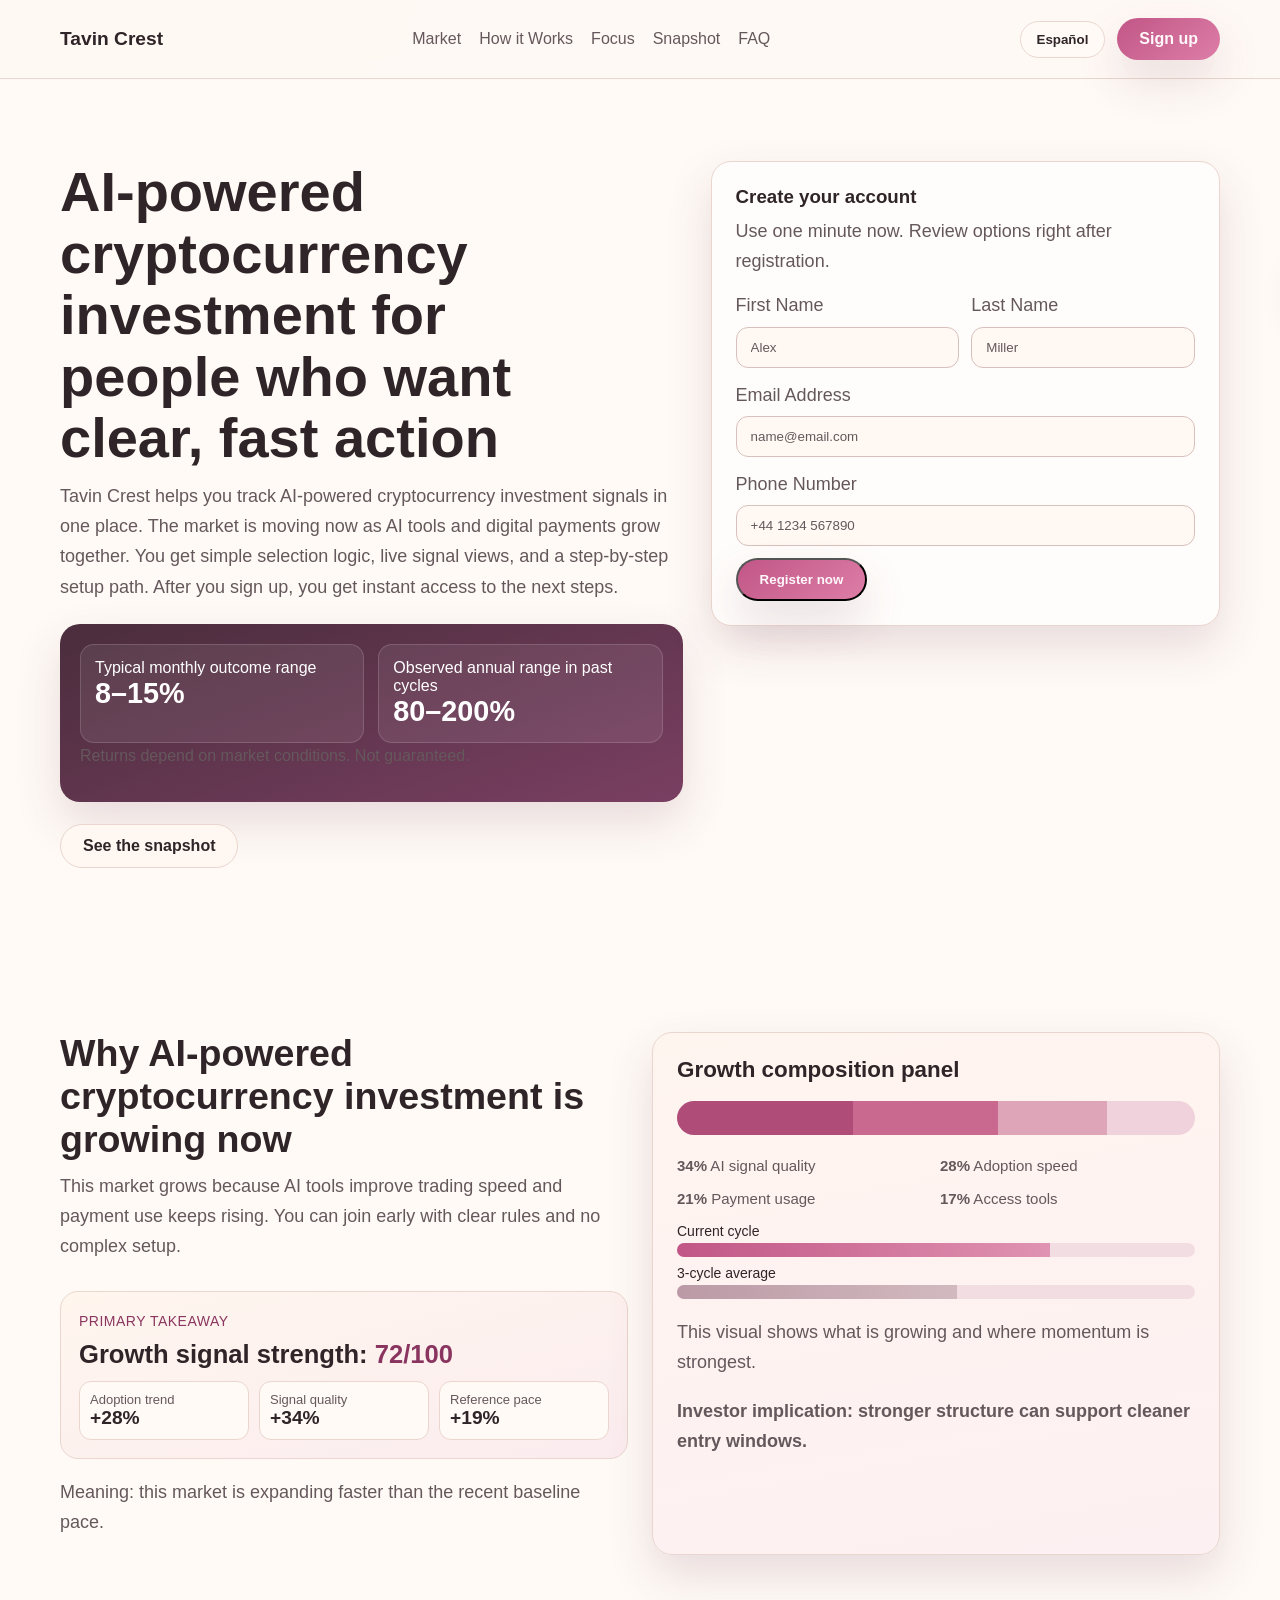
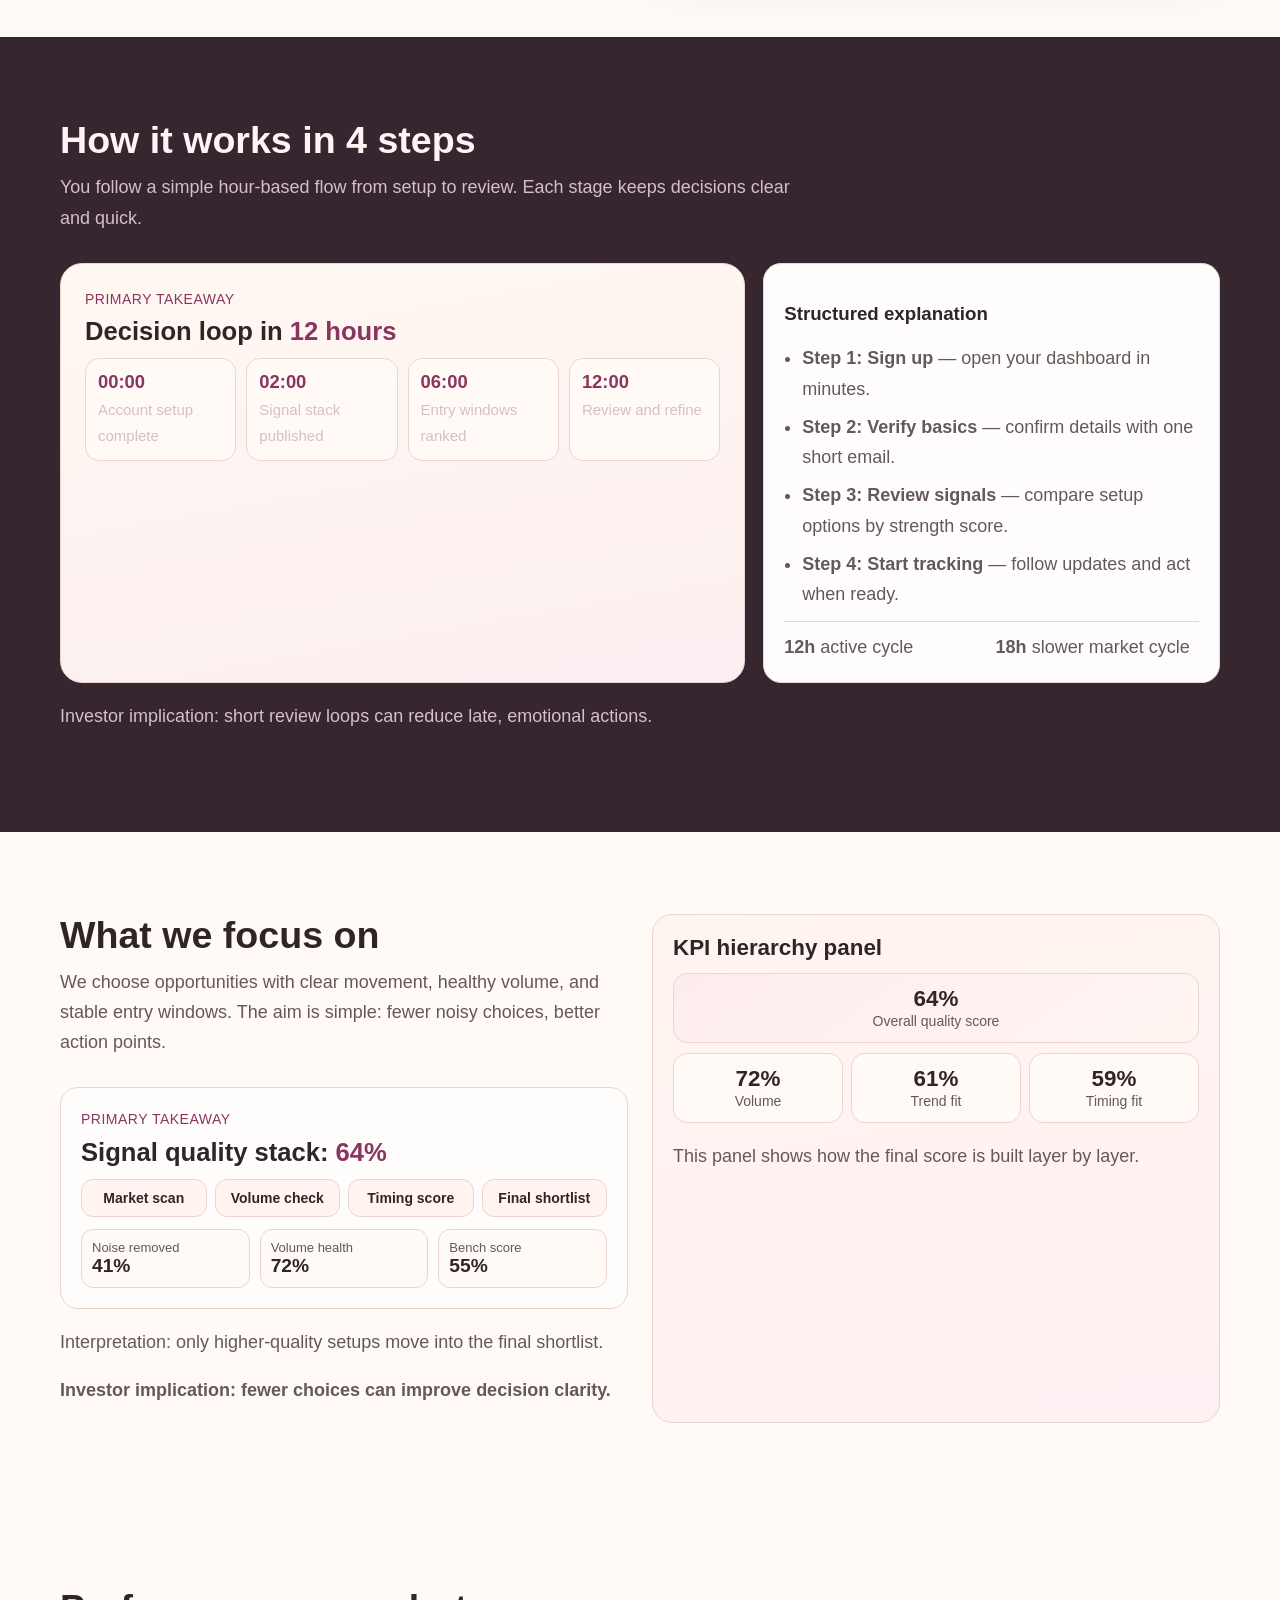
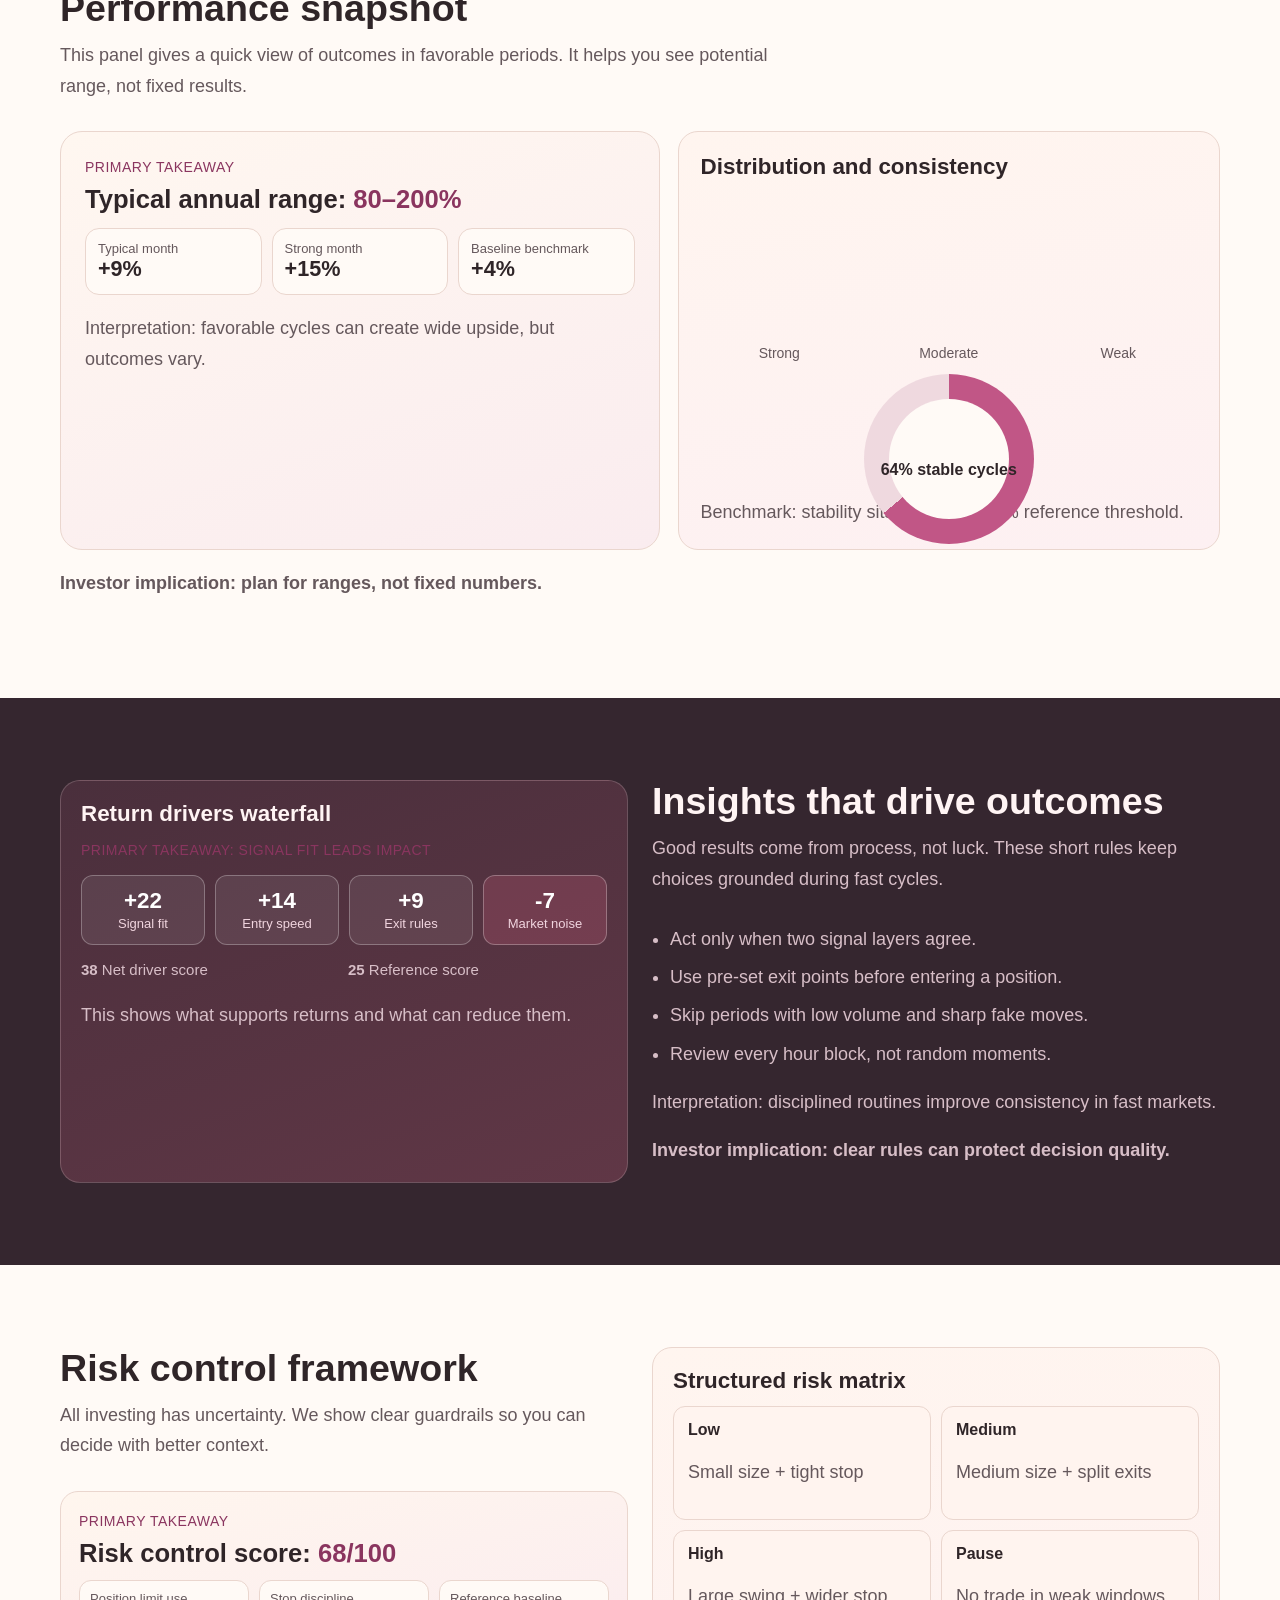
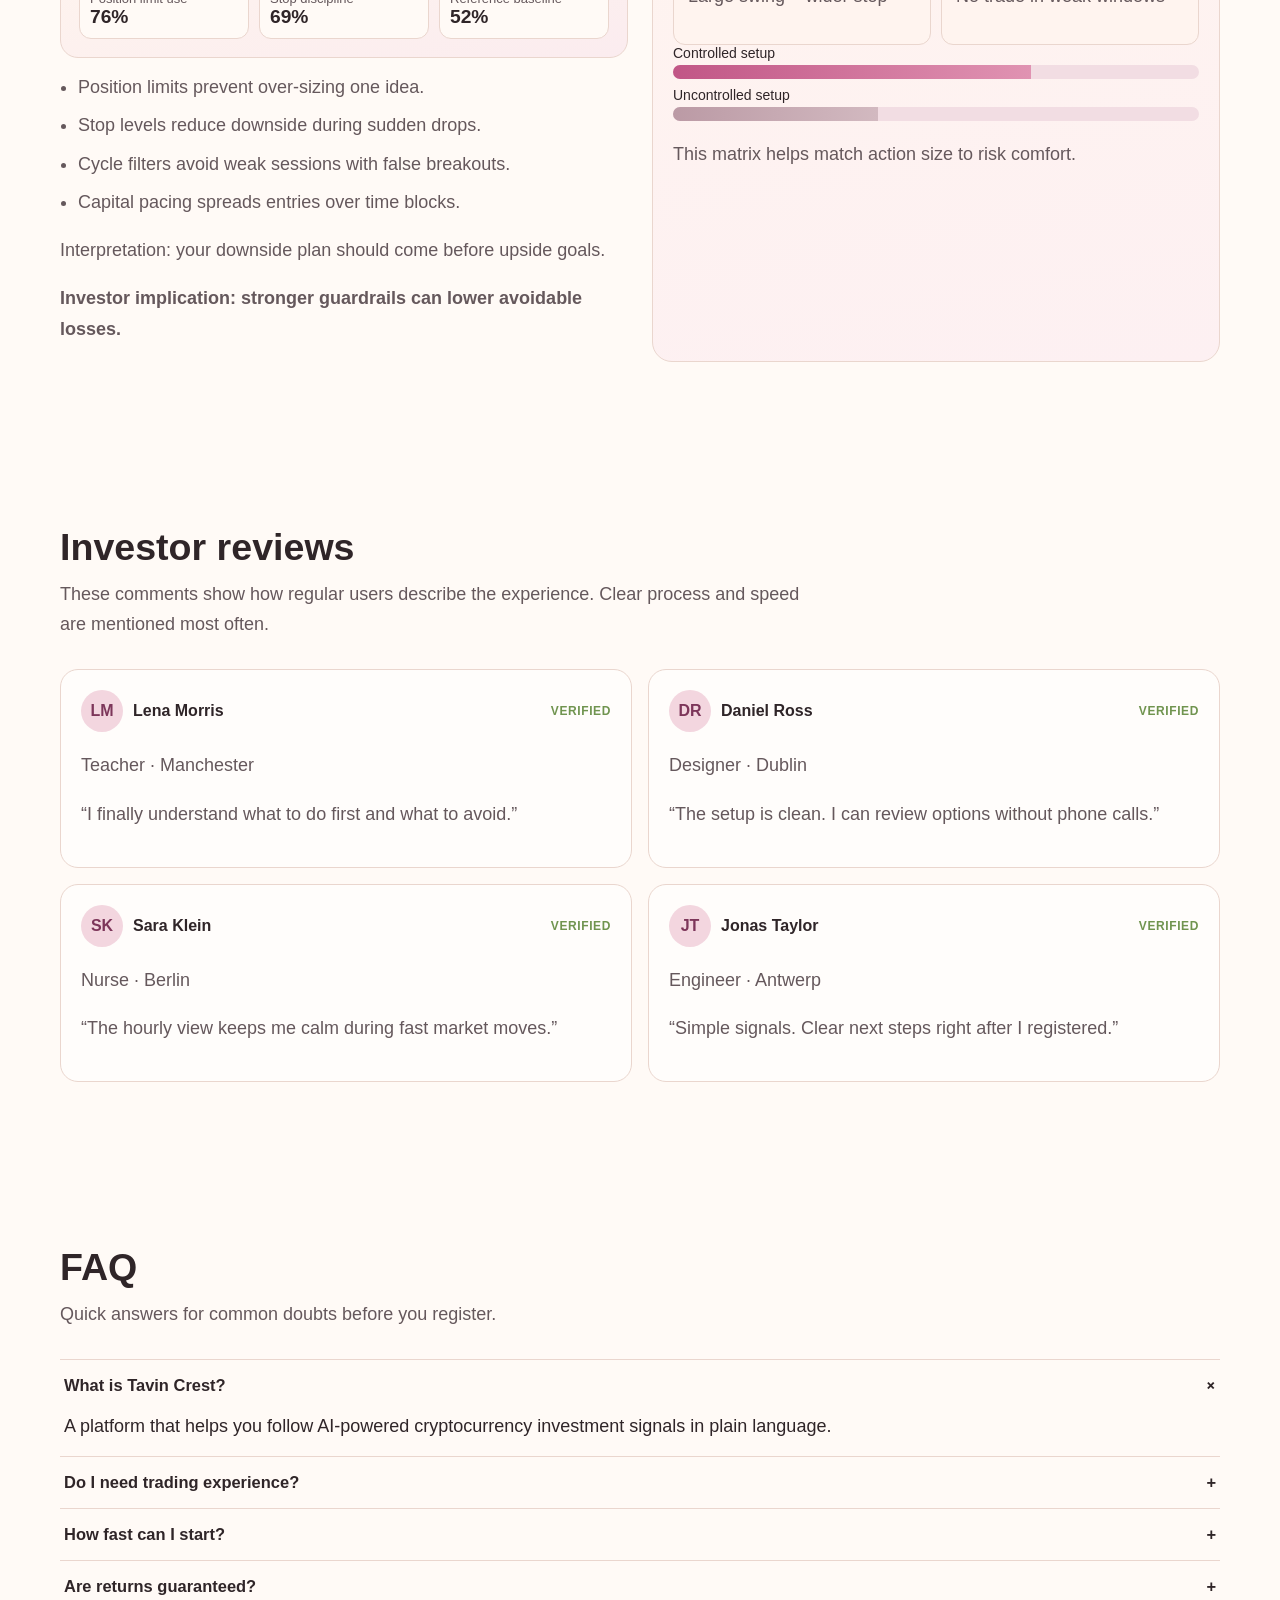
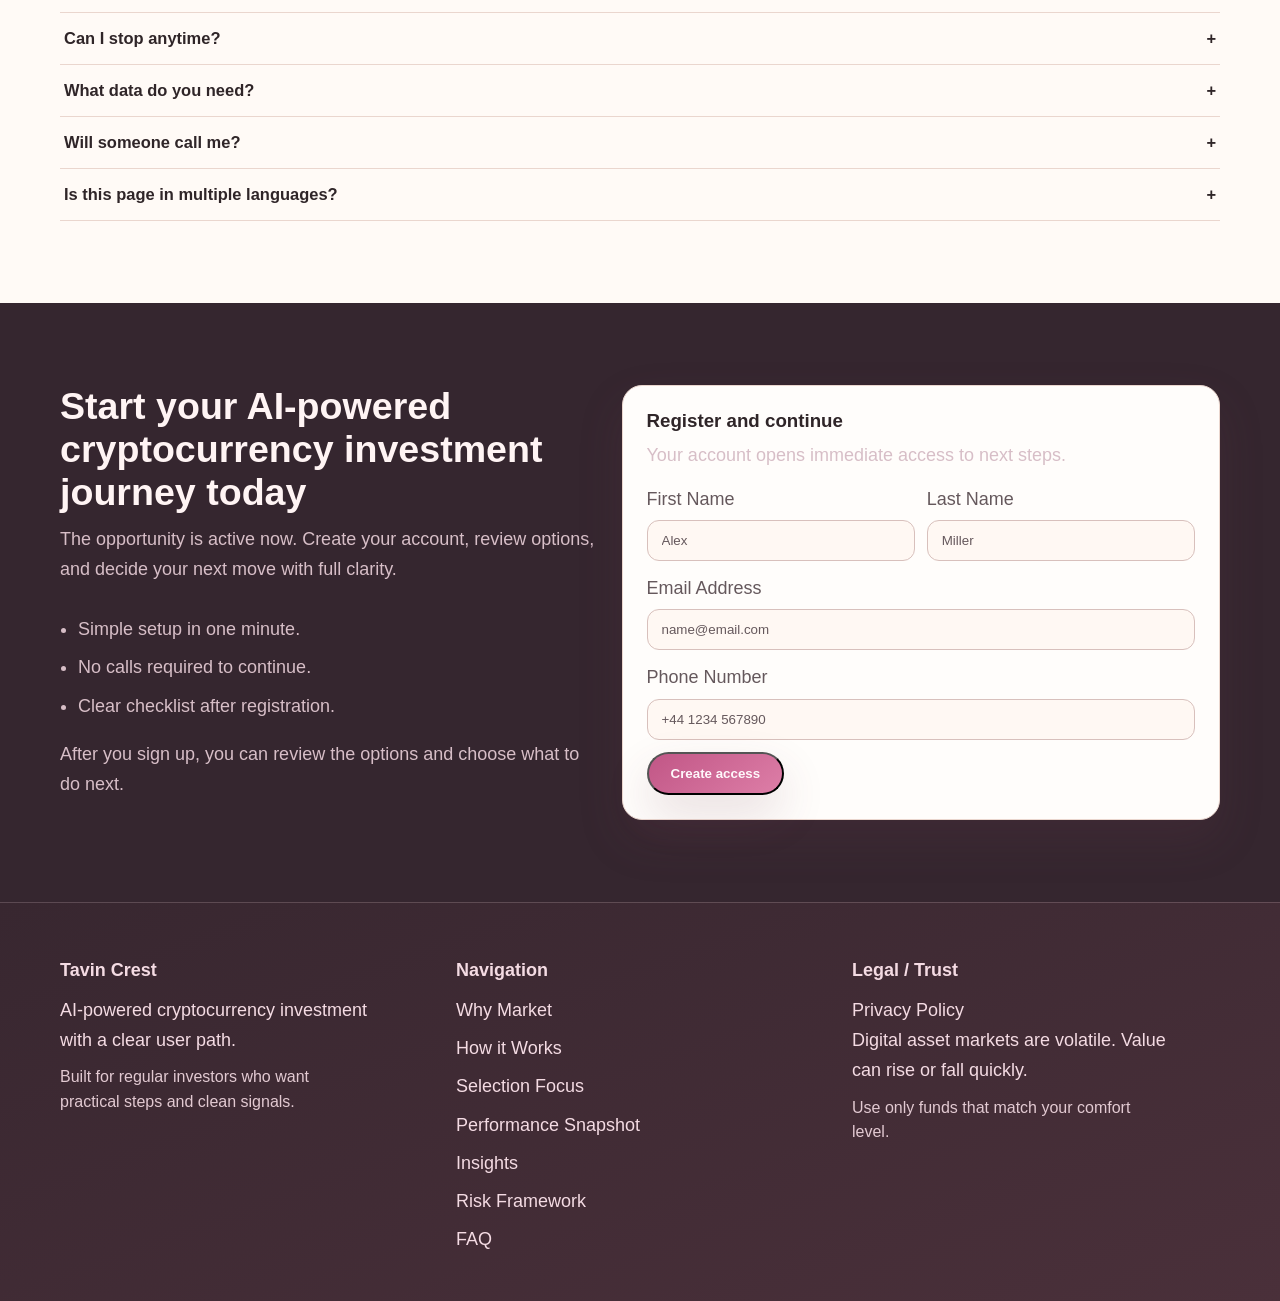
<file: es/index.html>
<!doctype html>
<html lang="en">
<head>
  <meta charset="UTF-8">
  <meta name="viewport" content="width=device-width,initial-scale=1">
  <title>Tavin Crest ES | AI-Powered Cryptocurrency Investment Overview</title>
  <meta name="description" content="Understand AI-powered cryptocurrency investment with clean visuals, simple process, and quick registration flow.">
  <link rel="canonical" href="https://tavincrest.com/es/">
  <link rel="alternate" hreflang="en" href="https://tavincrest.com/">
  <link rel="alternate" hreflang="de" href="https://tavincrest.com/de/">
  <link rel="alternate" hreflang="fr" href="https://tavincrest.com/fr/">
  <link rel="alternate" hreflang="es" href="https://tavincrest.com/es/">
  <link rel="alternate" hreflang="it" href="https://tavincrest.com/it/">
  <link rel="alternate" hreflang="tr" href="https://tavincrest.com/tr/">
  <link rel="alternate" hreflang="pt" href="https://tavincrest.com/pt/">
  <link rel="alternate" hreflang="ja" href="https://tavincrest.com/jp/">
  <link rel="alternate" hreflang="sk" href="https://tavincrest.com/sk/">
  <link rel="alternate" hreflang="nl-BE" href="https://tavincrest.com/be/">
  <link rel="alternate" hreflang="x-default" href="https://tavincrest.com/">
  <meta property="og:type" content="website">
  <meta property="og:title" content="Tavin Crest Español page | AI-powered cryptocurrency investment">
  <meta property="og:description" content="Understand AI-powered cryptocurrency investment with clean visuals, simple process, and quick registration flow.">
  <meta property="og:url" content="https://tavincrest.com/es/">
  <meta property="og:site_name" content="Tavin Crest">
  <meta name="twitter:card" content="summary_large_image">
  <meta name="twitter:title" content="Tavin Crest Español page | AI-powered cryptocurrency investment">
  <meta name="twitter:description" content="Understand AI-powered cryptocurrency investment with clean visuals, simple process, and quick registration flow.">
  <link rel="stylesheet" href="../assets/style.css">
  <script defer src="../assets/app.js"></script>
</head>
<body>
<header class="site-header">
  <div class="container nav-wrap">
    <a href="../index.html" class="brand">Tavin Crest</a>
    <nav class="nav-center" aria-label="Primary">
      <a href="#market">Market</a><a href="#model">How it Works</a><a href="#focus">Focus</a><a href="#metrics">Snapshot</a><a href="#faq">FAQ</a>
    </nav>
    <div class="right-zone">
      <div class="lang-dropdown">
        <button class="lang-toggle" data-lang-toggle aria-expanded="false">Español</button>
        <div class="lang-menu" data-lang-menu>
          <a href="../index.html"><svg viewBox="0 0 60 40" class="flag" aria-hidden="true"><rect width="60" height="40" fill="#012169"/><path d="M0 0l60 40M60 0L0 40" stroke="#fff" stroke-width="8"/><path d="M0 0l60 40M60 0L0 40" stroke="#C8102E" stroke-width="4"/><path d="M30 0v40M0 20h60" stroke="#fff" stroke-width="12"/><path d="M30 0v40M0 20h60" stroke="#C8102E" stroke-width="6"/></svg><span>English</span></a>
          <a href="../de/index.html"><svg viewBox="0 0 3 2" class="flag"><rect width="3" height="2" fill="#ffce00"/><rect width="3" height="1.33" fill="#dd0000"/><rect width="3" height="0.66" fill="#000"/></svg><span>Deutsch</span></a>
          <a href="../fr/index.html"><svg viewBox="0 0 3 2" class="flag"><rect width="1" height="2" fill="#0055A4"/><rect x="1" width="1" height="2" fill="#fff"/><rect x="2" width="1" height="2" fill="#EF4135"/></svg><span>Français</span></a>
          <a href="../es/index.html"><svg viewBox="0 0 3 2" class="flag"><rect width="3" height="2" fill="#AA151B"/><rect y="0.5" width="3" height="1" fill="#F1BF00"/></svg><span>Español</span></a>
          <a href="../it/index.html"><svg viewBox="0 0 3 2" class="flag"><rect width="1" height="2" fill="#009246"/><rect x="1" width="1" height="2" fill="#fff"/><rect x="2" width="1" height="2" fill="#CE2B37"/></svg><span>Italiano</span></a>
          <a href="../tr/index.html"><svg viewBox="0 0 60 40" class="flag"><rect width="60" height="40" fill="#E30A17"/><circle cx="24" cy="20" r="9" fill="#fff"/><circle cx="27" cy="20" r="7" fill="#E30A17"/><polygon points="34,20 42,16 42,24" fill="#fff"/></svg><span>Türkçe</span></a>
          <a href="../pt/index.html"><svg viewBox="0 0 3 2" class="flag"><rect width="1.2" height="2" fill="#006600"/><rect x="1.2" width="1.8" height="2" fill="#FF0000"/></svg><span>Português</span></a>
          <a href="../jp/index.html"><svg viewBox="0 0 3 2" class="flag"><rect width="3" height="2" fill="#fff"/><circle cx="1.5" cy="1" r="0.48" fill="#bc002d"/></svg><span>日本語</span></a>
          <a href="../sk/index.html"><svg viewBox="0 0 60 40" class="flag"><rect width="60" height="40" fill="#ee1c25"/><rect width="60" height="26.6" fill="#0b4ea2"/><rect width="60" height="13.3" fill="#fff"/><path d="M17 8h13c2 0 3 1 3 3v10c0 6-5 10-9.5 12C19 31 14 27 14 21V11c0-2 1-3 3-3z" fill="#fff" stroke="#0b4ea2" stroke-width="1.2"/><path d="M20 12h7v4h4v4h-4v4h-7v-4h-4v-4h4z" fill="#ee1c25"/><path d="M20 26c2 2 5 3 7 3s5-1 7-3" stroke="#0b4ea2" stroke-width="1.4" fill="none"/></svg><span>Slovak</span></a>
          <a href="../be/index.html"><svg viewBox="0 0 3 2" class="flag"><rect width="1" height="2" fill="#000"/><rect x="1" width="1" height="2" fill="#FFD90C"/><rect x="2" width="1" height="2" fill="#EF3340"/></svg><span>Nederlands (BE)</span></a>
        </div>
      </div>
      <a class="btn" href="#signup">Sign up</a>
      <button class="mobile-toggle" data-open-drawer aria-label="Open navigation" aria-expanded="false" aria-controls="mobile-drawer">☰</button>
    </div>
  </div>
</header>

<div class="mobile-drawer" data-mobile-drawer id="mobile-drawer" aria-hidden="true">
  <div class="drawer-overlay" data-drawer-overlay></div>
  <aside class="drawer-panel" aria-label="Mobile navigation">
    <div class="drawer-head">
      <strong>Tavin Crest</strong>
      <button data-close-drawer aria-label="Close navigation">✕</button>
    </div>
    <nav class="drawer-nav">
      <a href="#market">Market</a><a href="#model">How it Works</a><a href="#focus">Focus</a><a href="#metrics">Snapshot</a><a href="#faq">FAQ</a>
    </nav>
    <div class="lang-dropdown">
      <button class="lang-toggle" data-lang-toggle aria-expanded="false">Español</button>
      <div class="lang-menu" data-lang-menu><a href="../index.html"><svg viewBox="0 0 60 40" class="flag" aria-hidden="true"><rect width="60" height="40" fill="#012169"/><path d="M0 0l60 40M60 0L0 40" stroke="#fff" stroke-width="8"/><path d="M0 0l60 40M60 0L0 40" stroke="#C8102E" stroke-width="4"/><path d="M30 0v40M0 20h60" stroke="#fff" stroke-width="12"/><path d="M30 0v40M0 20h60" stroke="#C8102E" stroke-width="6"/></svg><span>English</span></a>
          <a href="../de/index.html"><svg viewBox="0 0 3 2" class="flag"><rect width="3" height="2" fill="#ffce00"/><rect width="3" height="1.33" fill="#dd0000"/><rect width="3" height="0.66" fill="#000"/></svg><span>Deutsch</span></a>
          <a href="../fr/index.html"><svg viewBox="0 0 3 2" class="flag"><rect width="1" height="2" fill="#0055A4"/><rect x="1" width="1" height="2" fill="#fff"/><rect x="2" width="1" height="2" fill="#EF4135"/></svg><span>Français</span></a>
          <a href="../es/index.html"><svg viewBox="0 0 3 2" class="flag"><rect width="3" height="2" fill="#AA151B"/><rect y="0.5" width="3" height="1" fill="#F1BF00"/></svg><span>Español</span></a>
          <a href="../it/index.html"><svg viewBox="0 0 3 2" class="flag"><rect width="1" height="2" fill="#009246"/><rect x="1" width="1" height="2" fill="#fff"/><rect x="2" width="1" height="2" fill="#CE2B37"/></svg><span>Italiano</span></a>
          <a href="../tr/index.html"><svg viewBox="0 0 60 40" class="flag"><rect width="60" height="40" fill="#E30A17"/><circle cx="24" cy="20" r="9" fill="#fff"/><circle cx="27" cy="20" r="7" fill="#E30A17"/><polygon points="34,20 42,16 42,24" fill="#fff"/></svg><span>Türkçe</span></a>
          <a href="../pt/index.html"><svg viewBox="0 0 3 2" class="flag"><rect width="1.2" height="2" fill="#006600"/><rect x="1.2" width="1.8" height="2" fill="#FF0000"/></svg><span>Português</span></a>
          <a href="../jp/index.html"><svg viewBox="0 0 3 2" class="flag"><rect width="3" height="2" fill="#fff"/><circle cx="1.5" cy="1" r="0.48" fill="#bc002d"/></svg><span>日本語</span></a>
          <a href="../sk/index.html"><svg viewBox="0 0 60 40" class="flag"><rect width="60" height="40" fill="#ee1c25"/><rect width="60" height="26.6" fill="#0b4ea2"/><rect width="60" height="13.3" fill="#fff"/><path d="M17 8h13c2 0 3 1 3 3v10c0 6-5 10-9.5 12C19 31 14 27 14 21V11c0-2 1-3 3-3z" fill="#fff" stroke="#0b4ea2" stroke-width="1.2"/><path d="M20 12h7v4h4v4h-4v4h-7v-4h-4v-4h4z" fill="#ee1c25"/><path d="M20 26c2 2 5 3 7 3s5-1 7-3" stroke="#0b4ea2" stroke-width="1.4" fill="none"/></svg><span>Slovak</span></a>
          <a href="../be/index.html"><svg viewBox="0 0 3 2" class="flag"><rect width="1" height="2" fill="#000"/><rect x="1" width="1" height="2" fill="#FFD90C"/><rect x="2" width="1" height="2" fill="#EF3340"/></svg><span>Nederlands (BE)</span></a></div>
    </div>
    <a class="btn" href="#signup">Sign up</a>
  </aside>
</div>

<main>
<section class="section light hero">
  <div class="container hero-grid">
    <div class="reveal">
      <h1>AI-powered cryptocurrency investment for people who want clear, fast action</h1>
      <p>Tavin Crest helps you track AI-powered cryptocurrency investment signals in one place. The market is moving now as AI tools and digital payments grow together. You get simple selection logic, live signal views, and a step-by-step setup path. After you sign up, you get instant access to the next steps.</p>
      <div class="performance-block" aria-label="Performance range">
        <div class="perf-grid">
          <div class="perf-item"><span>Typical monthly outcome range</span><strong>8–15%</strong></div>
          <div class="perf-item"><span>Observed annual range in past cycles</span><strong>80–200%</strong></div>
        </div>
        <p class="perf-note">Returns depend on market conditions. Not guaranteed.</p>
      </div>
      <a class="btn-outline" href="#metrics">See the snapshot</a>
    </div>
    <form class="form-card reveal" id="signup" aria-label="Sign up form">
      <h3 class="form-title">Create your account</h3>
      <p class="form-sub">Use one minute now. Review options right after registration.</p>
      <div class="form-row">
        <div class="form-field"><label for="first">First Name</label><input id="first" placeholder="Alex" required></div>
        <div class="form-field"><label for="last">Last Name</label><input id="last" placeholder="Miller" required></div>
      </div>
      <div class="form-field"><label for="email">Email Address</label><input id="email" type="email" placeholder="name@email.com" required></div>
      <div class="form-field"><label for="phone">Phone Number</label><input id="phone" type="tel" placeholder="+44 1234 567890" required></div>
      <button class="btn" type="submit">Register now</button>
    </form>
  </div>
</section>

<section id="market" class="section light">
  <div class="container two-col market-split">
    <div class="reveal">
      <div class="section-header"><h2>Why AI-powered cryptocurrency investment is growing now</h2><p>This market grows because AI tools improve trading speed and payment use keeps rising. You can join early with clear rules and no complex setup.</p></div>
      <div class="feature-panel">
        <p class="panel-kicker">Primary takeaway</p>
        <h3>Growth signal strength: <span>72/100</span></h3>
        <div class="panel-metrics">
          <div><small>Adoption trend</small><strong>+28%</strong></div>
          <div><small>Signal quality</small><strong>+34%</strong></div>
          <div><small>Reference pace</small><strong>+19%</strong></div>
        </div>
      </div>
      <p>Meaning: this market is expanding faster than the recent baseline pace.</p>
    </div>
    <div class="visual feature-visual reveal">
      <h3>Growth composition panel</h3>
      <div class="stacked-bar stacked-lg"><span class="seg-a"></span><span class="seg-b"></span><span class="seg-c"></span><span class="seg-d"></span></div>
      <div class="legend-grid">
        <p><strong>34%</strong> AI signal quality</p>
        <p><strong>28%</strong> Adoption speed</p>
        <p><strong>21%</strong> Payment usage</p>
        <p><strong>17%</strong> Access tools</p>
      </div>
      <div class="dual-bars">
        <div><span>Current cycle</span><div class="bar"><i style="width:72%"></i></div></div>
        <div><span>3-cycle average</span><div class="bar muted"><i style="width:54%"></i></div></div>
      </div>
      <p>This visual shows what is growing and where momentum is strongest.</p>
      <p class="investor-line">Investor implication: stronger structure can support cleaner entry windows.</p>
    </div>
  </div>
</section>

<section id="model" class="section dark">
  <div class="container">
    <div class="section-header reveal"><h2>How it works in 4 steps</h2><p>You follow a simple hour-based flow from setup to review. Each stage keeps decisions clear and quick.</p></div>
    <div class="model-feature reveal">
      <div class="model-main">
        <p class="panel-kicker">Primary takeaway</p>
        <h3>Decision loop in <span>12 hours</span></h3>
        <div class="time-ruler">
          <div class="ruler-step"><strong>00:00</strong><p>Account setup complete</p></div>
          <div class="ruler-step"><strong>02:00</strong><p>Signal stack published</p></div>
          <div class="ruler-step"><strong>06:00</strong><p>Entry windows ranked</p></div>
          <div class="ruler-step"><strong>12:00</strong><p>Review and refine</p></div>
        </div>
      </div>
      <div class="model-side card">
        <h3>Structured explanation</h3>
        <ul class="bullet-list">
          <li><strong>Step 1: Sign up</strong> — open your dashboard in minutes.</li>
          <li><strong>Step 2: Verify basics</strong> — confirm details with one short email.</li>
          <li><strong>Step 3: Review signals</strong> — compare setup options by strength score.</li>
          <li><strong>Step 4: Start tracking</strong> — follow updates and act when ready.</li>
        </ul>
        <div class="mini-benchmark"><p><strong>12h</strong> active cycle</p><p><strong>18h</strong> slower market cycle</p></div>
      </div>
    </div>
    <p class="reveal">Investor implication: short review loops can reduce late, emotional actions.</p>
  </div>
</section>

<section id="focus" class="section light">
  <div class="container two-col">
    <div class="reveal">
      <div class="section-header"><h2>What we focus on</h2><p>We choose opportunities with clear movement, healthy volume, and stable entry windows. The aim is simple: fewer noisy choices, better action points.</p></div>
      <div class="architecture card">
        <p class="panel-kicker">Primary takeaway</p>
        <h3>Signal quality stack: <span>64%</span></h3>
        <div class="arch-flow">
          <div class="node">Market scan</div>
          <div class="node">Volume check</div>
          <div class="node">Timing score</div>
          <div class="node">Final shortlist</div>
        </div>
        <div class="panel-metrics">
          <div><small>Noise removed</small><strong>41%</strong></div>
          <div><small>Volume health</small><strong>72%</strong></div>
          <div><small>Bench score</small><strong>55%</strong></div>
        </div>
      </div>
      <p>Interpretation: only higher-quality setups move into the final shortlist.</p>
      <p class="investor-line">Investor implication: fewer choices can improve decision clarity.</p>
    </div>
    <div class="visual reveal">
      <h3>KPI hierarchy panel</h3>
      <div class="hierarchy">
        <div class="tier tier-top"><strong>64%</strong><span>Overall quality score</span></div>
        <div class="tier-row">
          <div class="tier"><strong>72%</strong><span>Volume</span></div>
          <div class="tier"><strong>61%</strong><span>Trend fit</span></div>
          <div class="tier"><strong>59%</strong><span>Timing fit</span></div>
        </div>
      </div>
      <p>This panel shows how the final score is built layer by layer.</p>
    </div>
  </div>
</section>

<section id="metrics" class="section light">
  <div class="container">
    <div class="section-header reveal"><h2>Performance snapshot</h2><p>This panel gives a quick view of outcomes in favorable periods. It helps you see potential range, not fixed results.</p></div>
    <div class="metrics-feature reveal">
      <div class="metrics-left">
        <p class="panel-kicker">Primary takeaway</p>
        <h3>Typical annual range: <span>80–200%</span></h3>
        <div class="split-panel">
          <div class="split-col"><small>Typical month</small><strong>+9%</strong></div>
          <div class="split-col"><small>Strong month</small><strong>+15%</strong></div>
          <div class="split-col"><small>Baseline benchmark</small><strong>+4%</strong></div>
        </div>
        <p>Interpretation: favorable cycles can create wide upside, but outcomes vary.</p>
      </div>
      <div class="metrics-right visual">
        <h3>Distribution and consistency</h3>
        <div class="bars-vertical">
          <div><i style="height:80%"></i><span>Strong</span></div>
          <div><i style="height:58%"></i><span>Moderate</span></div>
          <div><i style="height:32%"></i><span>Weak</span></div>
        </div>
        <div class="ring-wrap">
          <div class="ring"></div>
          <div class="ring-label">64% stable cycles</div>
        </div>
        <p>Benchmark: stability sits above the 50% reference threshold.</p>
      </div>
    </div>
    <p class="reveal investor-line">Investor implication: plan for ranges, not fixed numbers.</p>
  </div>
</section>

<section id="insights" class="section dark">
  <div class="container two-col">
    <div class="visual reveal feature-visual-dark">
      <h3>Return drivers waterfall</h3>
      <p class="panel-kicker">Primary takeaway: signal fit leads impact</p>
      <div class="waterfall">
        <div class="wf-item pos"><span>+22</span><small>Signal fit</small></div>
        <div class="wf-item pos"><span>+14</span><small>Entry speed</small></div>
        <div class="wf-item pos"><span>+9</span><small>Exit rules</small></div>
        <div class="wf-item neg"><span>-7</span><small>Market noise</small></div>
      </div>
      <div class="legend-grid">
        <p><strong>38</strong> Net driver score</p>
        <p><strong>25</strong> Reference score</p>
      </div>
      <p>This shows what supports returns and what can reduce them.</p>
    </div>
    <div class="reveal">
      <div class="section-header"><h2>Insights that drive outcomes</h2><p>Good results come from process, not luck. These short rules keep choices grounded during fast cycles.</p></div>
      <ul class="bullet-list">
        <li>Act only when two signal layers agree.</li>
        <li>Use pre-set exit points before entering a position.</li>
        <li>Skip periods with low volume and sharp fake moves.</li>
        <li>Review every hour block, not random moments.</li>
      </ul>
      <p>Interpretation: disciplined routines improve consistency in fast markets.</p>
      <p class="investor-line">Investor implication: clear rules can protect decision quality.</p>
    </div>
  </div>
</section>

<section id="risk" class="section light">
  <div class="container two-col">
    <div class="reveal">
      <div class="section-header"><h2>Risk control framework</h2><p>All investing has uncertainty. We show clear guardrails so you can decide with better context.</p></div>
      <div class="feature-panel">
        <p class="panel-kicker">Primary takeaway</p>
        <h3>Risk control score: <span>68/100</span></h3>
        <div class="panel-metrics">
          <div><small>Position limit use</small><strong>76%</strong></div>
          <div><small>Stop discipline</small><strong>69%</strong></div>
          <div><small>Reference baseline</small><strong>52%</strong></div>
        </div>
      </div>
      <ul class="bullet-list">
        <li>Position limits prevent over-sizing one idea.</li>
        <li>Stop levels reduce downside during sudden drops.</li>
        <li>Cycle filters avoid weak sessions with false breakouts.</li>
        <li>Capital pacing spreads entries over time blocks.</li>
      </ul>
      <p>Interpretation: your downside plan should come before upside goals.</p>
      <p class="investor-line">Investor implication: stronger guardrails can lower avoidable losses.</p>
    </div>
    <div class="visual reveal">
      <h3>Structured risk matrix</h3>
      <div class="matrix matrix-strong">
        <div class="cell"><strong>Low</strong><p>Small size + tight stop</p></div>
        <div class="cell"><strong>Medium</strong><p>Medium size + split exits</p></div>
        <div class="cell"><strong>High</strong><p>Large swing + wider stop</p></div>
        <div class="cell"><strong>Pause</strong><p>No trade in weak windows</p></div>
      </div>
      <div class="dual-bars">
        <div><span>Controlled setup</span><div class="bar"><i style="width:68%"></i></div></div>
        <div><span>Uncontrolled setup</span><div class="bar muted"><i style="width:39%"></i></div></div>
      </div>
      <p>This matrix helps match action size to risk comfort.</p>
    </div>
  </div>
</section>

<section id="reviews" class="section light">
  <div class="container">
    <div class="section-header reveal"><h2>Investor reviews</h2><p>These comments show how regular users describe the experience. Clear process and speed are mentioned most often.</p></div>
    <div class="reviews reveal">
      <article class="card"><div class="review-top"><div class="avatar">LM</div><strong>Lena Morris</strong><span class="verified">VERIFIED</span></div><p class="muted">Teacher · Manchester</p><p>“I finally understand what to do first and what to avoid.”</p></article>
      <article class="card"><div class="review-top"><div class="avatar">DR</div><strong>Daniel Ross</strong><span class="verified">VERIFIED</span></div><p class="muted">Designer · Dublin</p><p>“The setup is clean. I can review options without phone calls.”</p></article>
      <article class="card"><div class="review-top"><div class="avatar">SK</div><strong>Sara Klein</strong><span class="verified">VERIFIED</span></div><p class="muted">Nurse · Berlin</p><p>“The hourly view keeps me calm during fast market moves.”</p></article>
      <article class="card"><div class="review-top"><div class="avatar">JT</div><strong>Jonas Taylor</strong><span class="verified">VERIFIED</span></div><p class="muted">Engineer · Antwerp</p><p>“Simple signals. Clear next steps right after I registered.”</p></article>
    </div>
  </div>
</section>

<section id="faq" class="section light">
  <div class="container">
    <div class="section-header reveal"><h2>FAQ</h2><p>Quick answers for common doubts before you register.</p></div>
    <div class="reveal">
      <div class="faq-item open"><button class="faq-q">What is Tavin Crest?<span>+</span></button><div class="faq-answer">A platform that helps you follow AI-powered cryptocurrency investment signals in plain language.</div></div>
      <div class="faq-item"><button class="faq-q">Do I need trading experience?<span>+</span></button><div class="faq-answer">No. The setup checklist is simple and explains each step clearly.</div></div>
      <div class="faq-item"><button class="faq-q">How fast can I start?<span>+</span></button><div class="faq-answer">Right after registration. You can review options and choose what to do next.</div></div>
      <div class="faq-item"><button class="faq-q">Are returns guaranteed?<span>+</span></button><div class="faq-answer">No. Returns depend on market conditions and can change quickly.</div></div>
      <div class="faq-item"><button class="faq-q">Can I stop anytime?<span>+</span></button><div class="faq-answer">Yes. You stay in control and can pause your activity at any moment.</div></div>
      <div class="faq-item"><button class="faq-q">What data do you need?<span>+</span></button><div class="faq-answer">Only your name, email, and phone number for account setup.</div></div>
      <div class="faq-item"><button class="faq-q">Will someone call me?<span>+</span></button><div class="faq-answer">No call is required. We may send a short email to confirm your details.</div></div>
      <div class="faq-item"><button class="faq-q">Is this page in multiple languages?<span>+</span></button><div class="faq-answer">All pages are in English so every user sees the same message.</div></div>
    </div>
  </div>
</section>

<section class="section dark">
  <div class="container final-wrap">
    <div class="reveal">
      <div class="section-header"><h2>Start your AI-powered cryptocurrency investment journey today</h2><p>The opportunity is active now. Create your account, review options, and decide your next move with full clarity.</p></div>
      <ul class="bullet-list">
        <li>Simple setup in one minute.</li>
        <li>No calls required to continue.</li>
        <li>Clear checklist after registration.</li>
      </ul>
      <p>After you sign up, you can review the options and choose what to do next.</p>
    </div>
    <form class="form-card reveal" aria-label="Final call to action form">
      <h3 class="form-title">Register and continue</h3>
      <p class="form-sub">Your account opens immediate access to next steps.</p>
      <div class="form-row">
        <div class="form-field"><label for="first2">First Name</label><input id="first2" placeholder="Alex" required></div>
        <div class="form-field"><label for="last2">Last Name</label><input id="last2" placeholder="Miller" required></div>
      </div>
      <div class="form-field"><label for="email2">Email Address</label><input id="email2" type="email" placeholder="name@email.com" required></div>
      <div class="form-field"><label for="phone2">Phone Number</label><input id="phone2" type="tel" placeholder="+44 1234 567890" required></div>
      <button class="btn" type="submit">Create access</button>
    </form>
  </div>
</section>
</main>

<footer class="footer">
  <div class="container footer-grid">
    <div class="footer-zone">
      <strong>Tavin Crest</strong>
      <p>AI-powered cryptocurrency investment with a clear user path.</p>
      <p class="footer-micro">Built for regular investors who want practical steps and clean signals.</p>
    </div>
    <div class="footer-zone">
      <strong>Navigation</strong>
      <a href="#market">Why Market</a>
      <a href="#model">How it Works</a>
      <a href="#focus">Selection Focus</a>
      <a href="#metrics">Performance Snapshot</a>
      <a href="#insights">Insights</a>
      <a href="#risk">Risk Framework</a>
      <a href="#faq">FAQ</a>
    </div>
    <div class="footer-zone">
      <strong>Legal / Trust</strong>
      <a href="#" data-open-privacy>Privacy Policy</a>
      <p>Digital asset markets are volatile. Value can rise or fall quickly.</p>
      <p class="footer-micro">Use only funds that match your comfort level.</p>
    </div>
  </div>
</footer>

<div class="privacy-modal" data-privacy-modal>
  <div class="privacy-overlay" data-close-privacy></div>
  <article class="privacy-card" role="dialog" aria-modal="true" aria-label="Privacy Policy">
    <button class="close-top" data-close-privacy aria-label="Close privacy">✕</button>
    <h2>Privacy Policy</h2>
    <h3>Introduction</h3><p>We respect your privacy and explain data use in clear terms.</p>
    <h3>Data collection</h3><p>We collect first name, last name, email address, phone number, and basic device logs.</p>
    <h3>Legal basis</h3><p>We process your data to provide account access and answer required service tasks.</p>
    <h3>Cookies</h3><p>Cookies help us keep sessions secure and improve page performance.</p>
    <h3>Retention</h3><p>We keep data only as long as needed for service delivery and legal obligations.</p>
    <h3>Third-party sharing</h3><p>We share limited data with trusted service providers for hosting, analytics, and email delivery.</p>
    <h3>Security</h3><p>Data is protected with encryption, access controls, and regular monitoring.</p>
    <h3>User rights</h3><p>You can request access, correction, deletion, or restriction of your personal data.</p>
    <h3>International transfers</h3><p>Data may move across regions with safeguards that follow applicable privacy laws.</p>
    <h3>Industry risk disclosure</h3><p>Digital asset markets are volatile. Value can rise or fall quickly and losses are possible.</p>
    <h3>Contact</h3><p>Email: privacy@tavincrest.com</p>
    <button class="close-bottom" data-close-privacy>Close</button>
  </article>
</div>

<script type="application/ld+json">
{"@context":"https://schema.org","@type":"Organization","name":"Tavin Crest","url":"https://tavincrest.com/","logo":"https://tavincrest.com/assets/img/logo.png"}
</script>
<script type="application/ld+json">
{"@context":"https://schema.org","@type":"WebSite","name":"Tavin Crest","url":"https://tavincrest.com/"}
</script>
<script type="application/ld+json">
{"@context":"https://schema.org","@type":"FAQPage","mainEntity":[{"@type":"Question","name":"What is Tavin Crest?","acceptedAnswer":{"@type":"Answer","text":"A platform that helps you follow AI-powered cryptocurrency investment signals in plain language."}},{"@type":"Question","name":"Are returns guaranteed?","acceptedAnswer":{"@type":"Answer","text":"No. Returns depend on market conditions and can change quickly."}}]}
</script>
<script type="application/ld+json">
{"@context":"https://schema.org","@type":"Review","itemReviewed":{"@type":"Organization","name":"Tavin Crest"},"author":{"@type":"Person","name":"Lena Morris"},"reviewBody":"I finally understand what to do first and what to avoid.","reviewRating":{"@type":"Rating","ratingValue":"5","bestRating":"5"}}
</script>
</body>
</html>
</file>
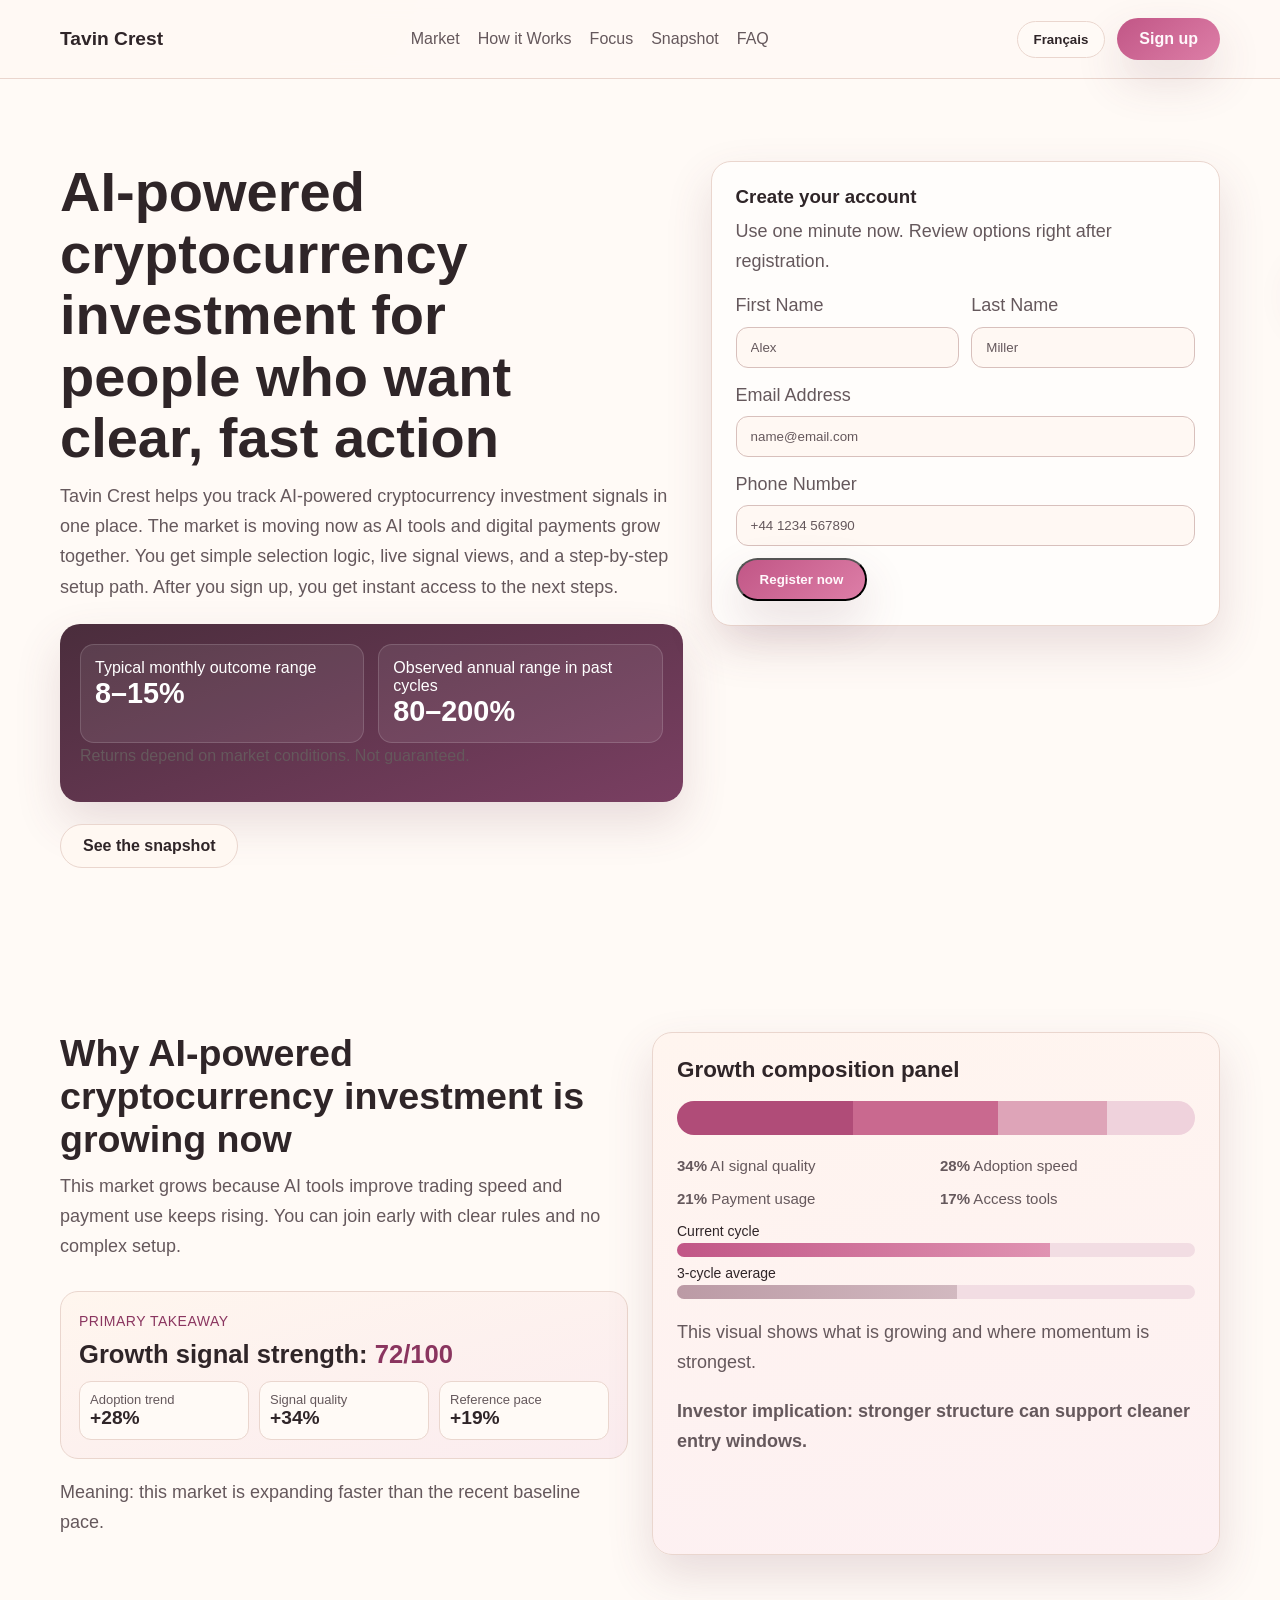
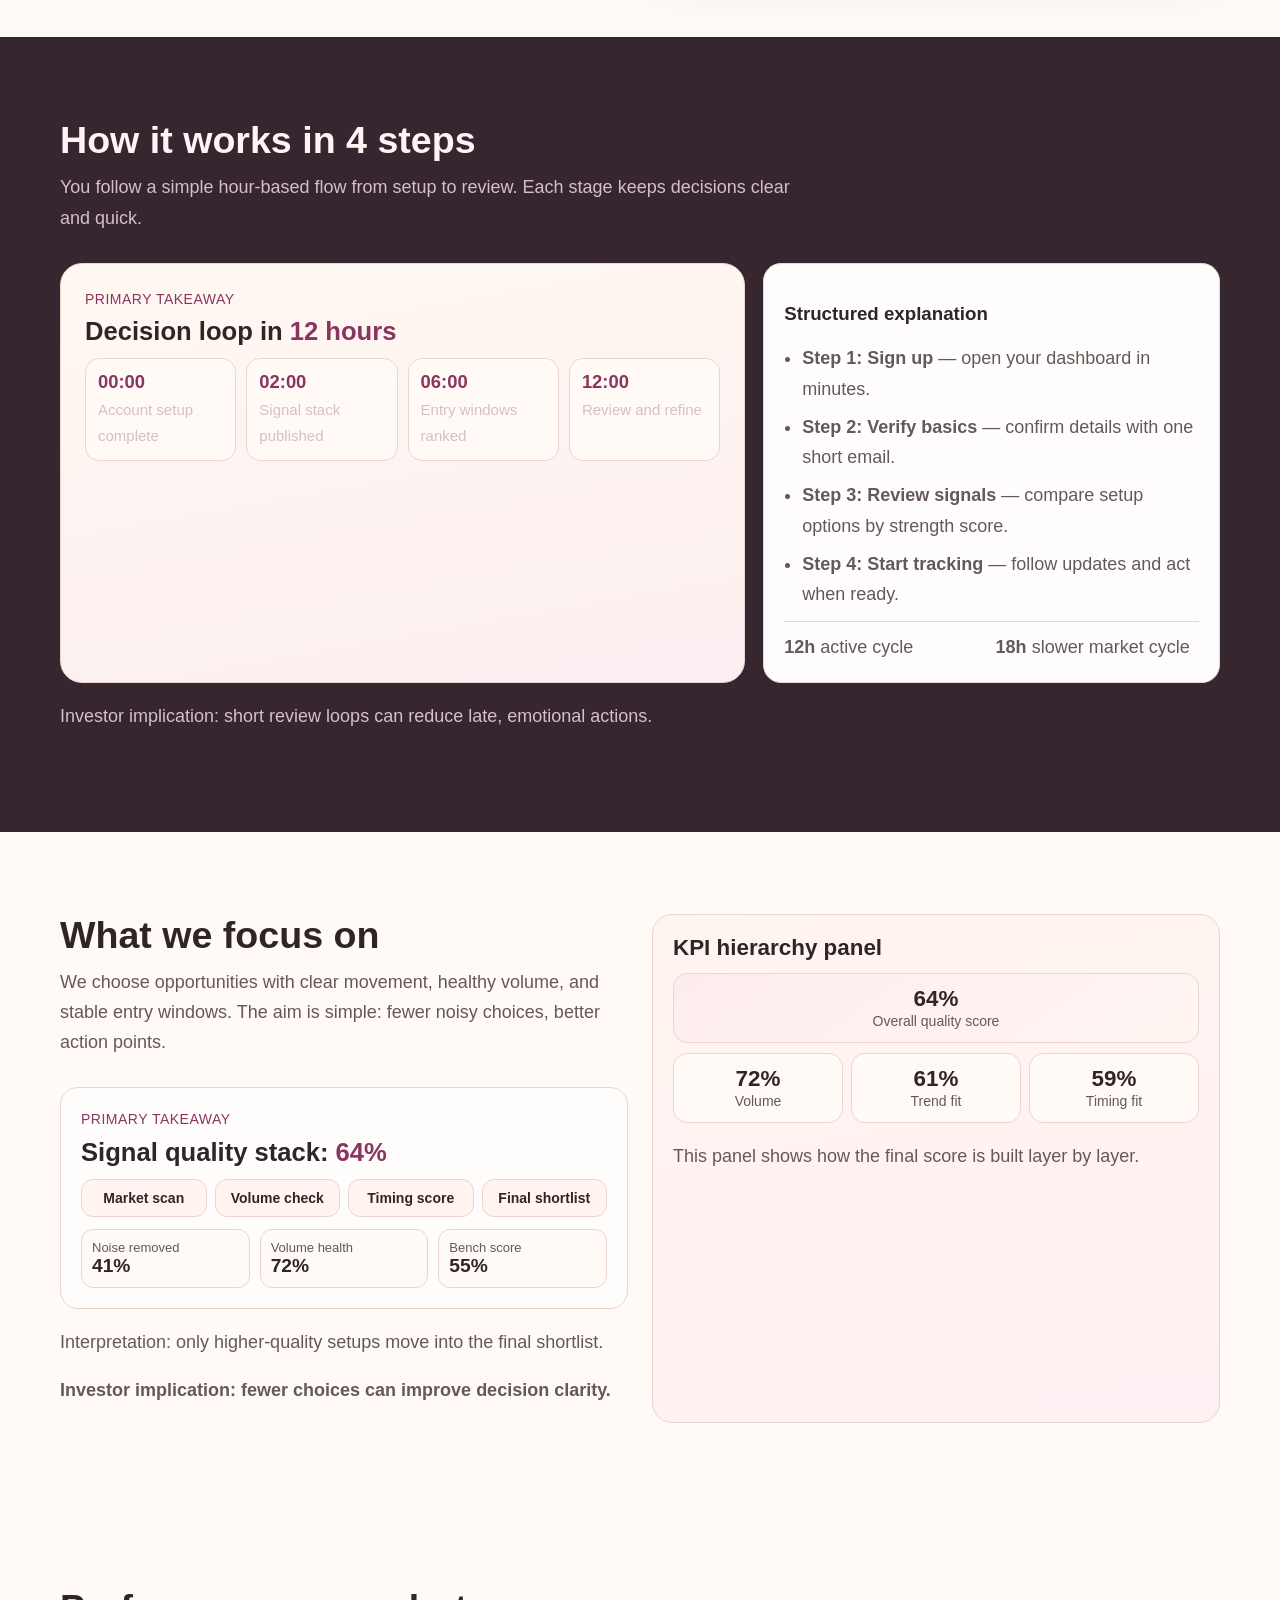
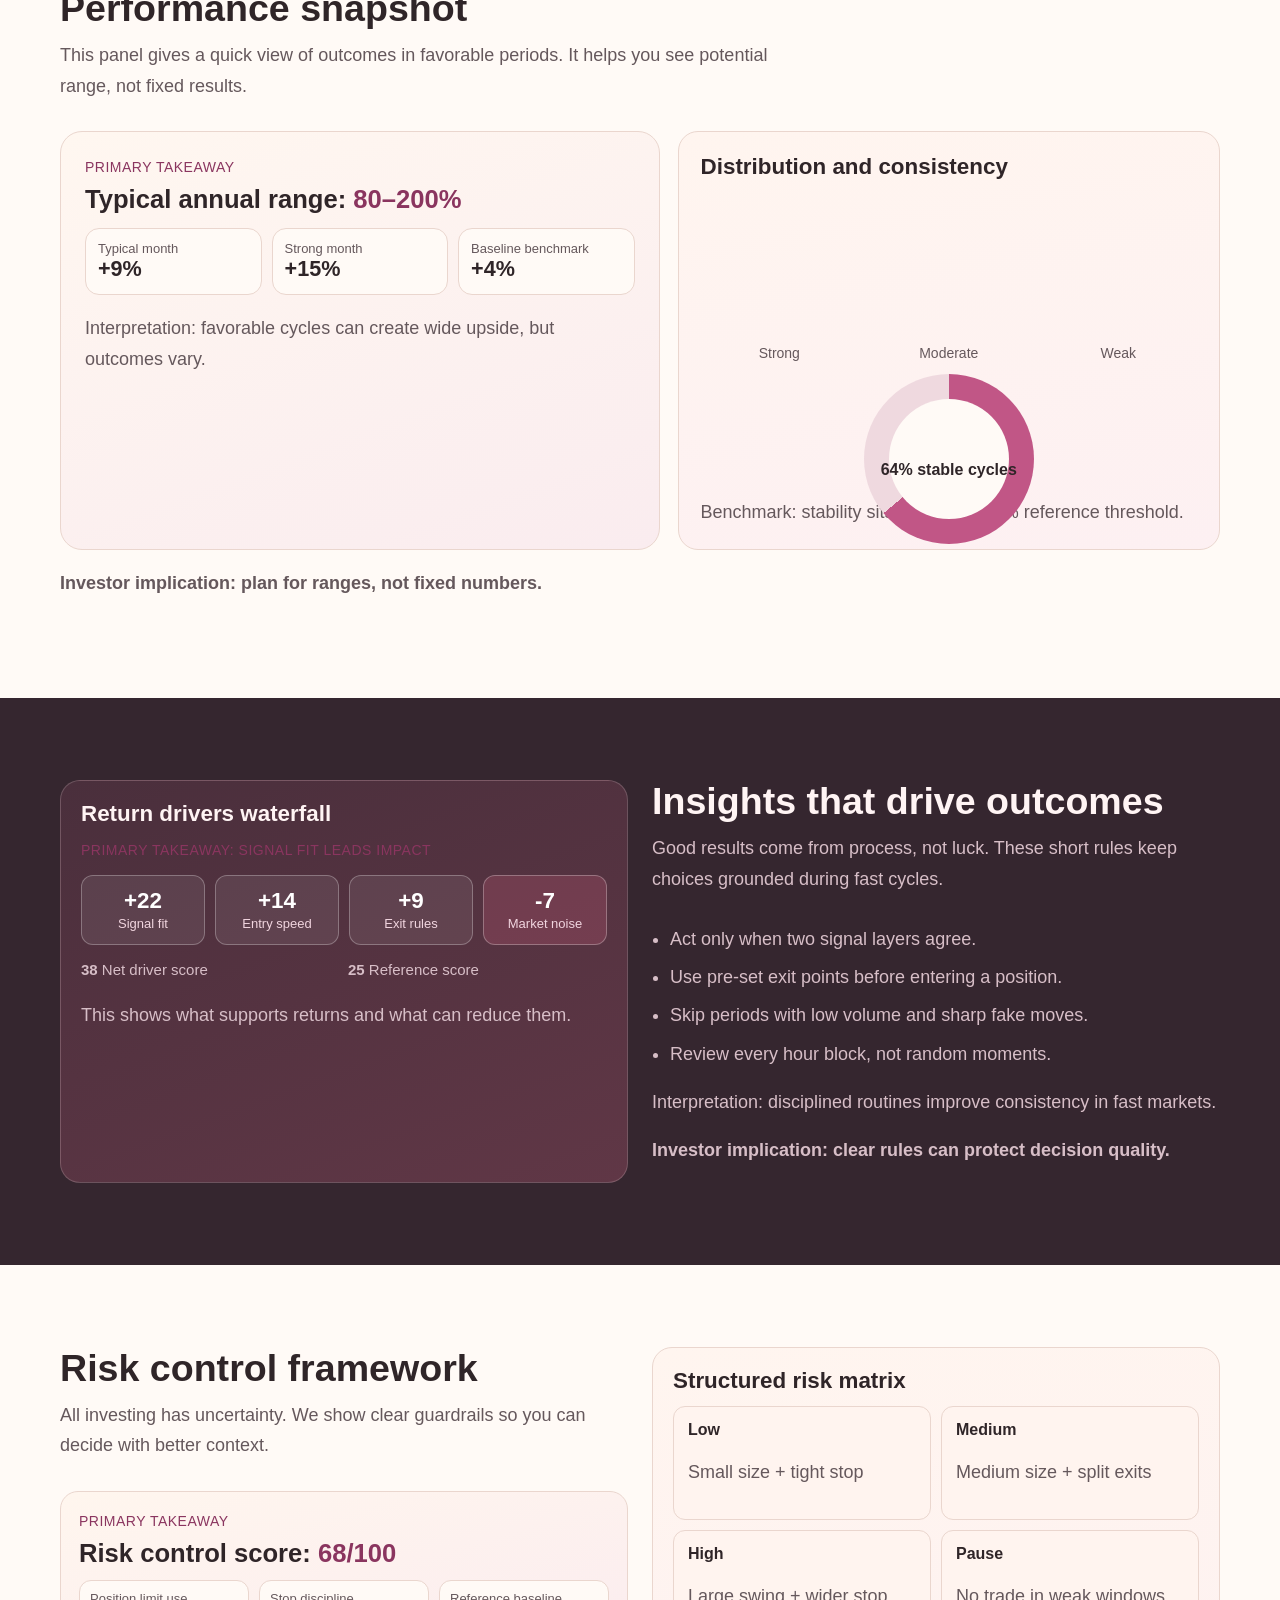
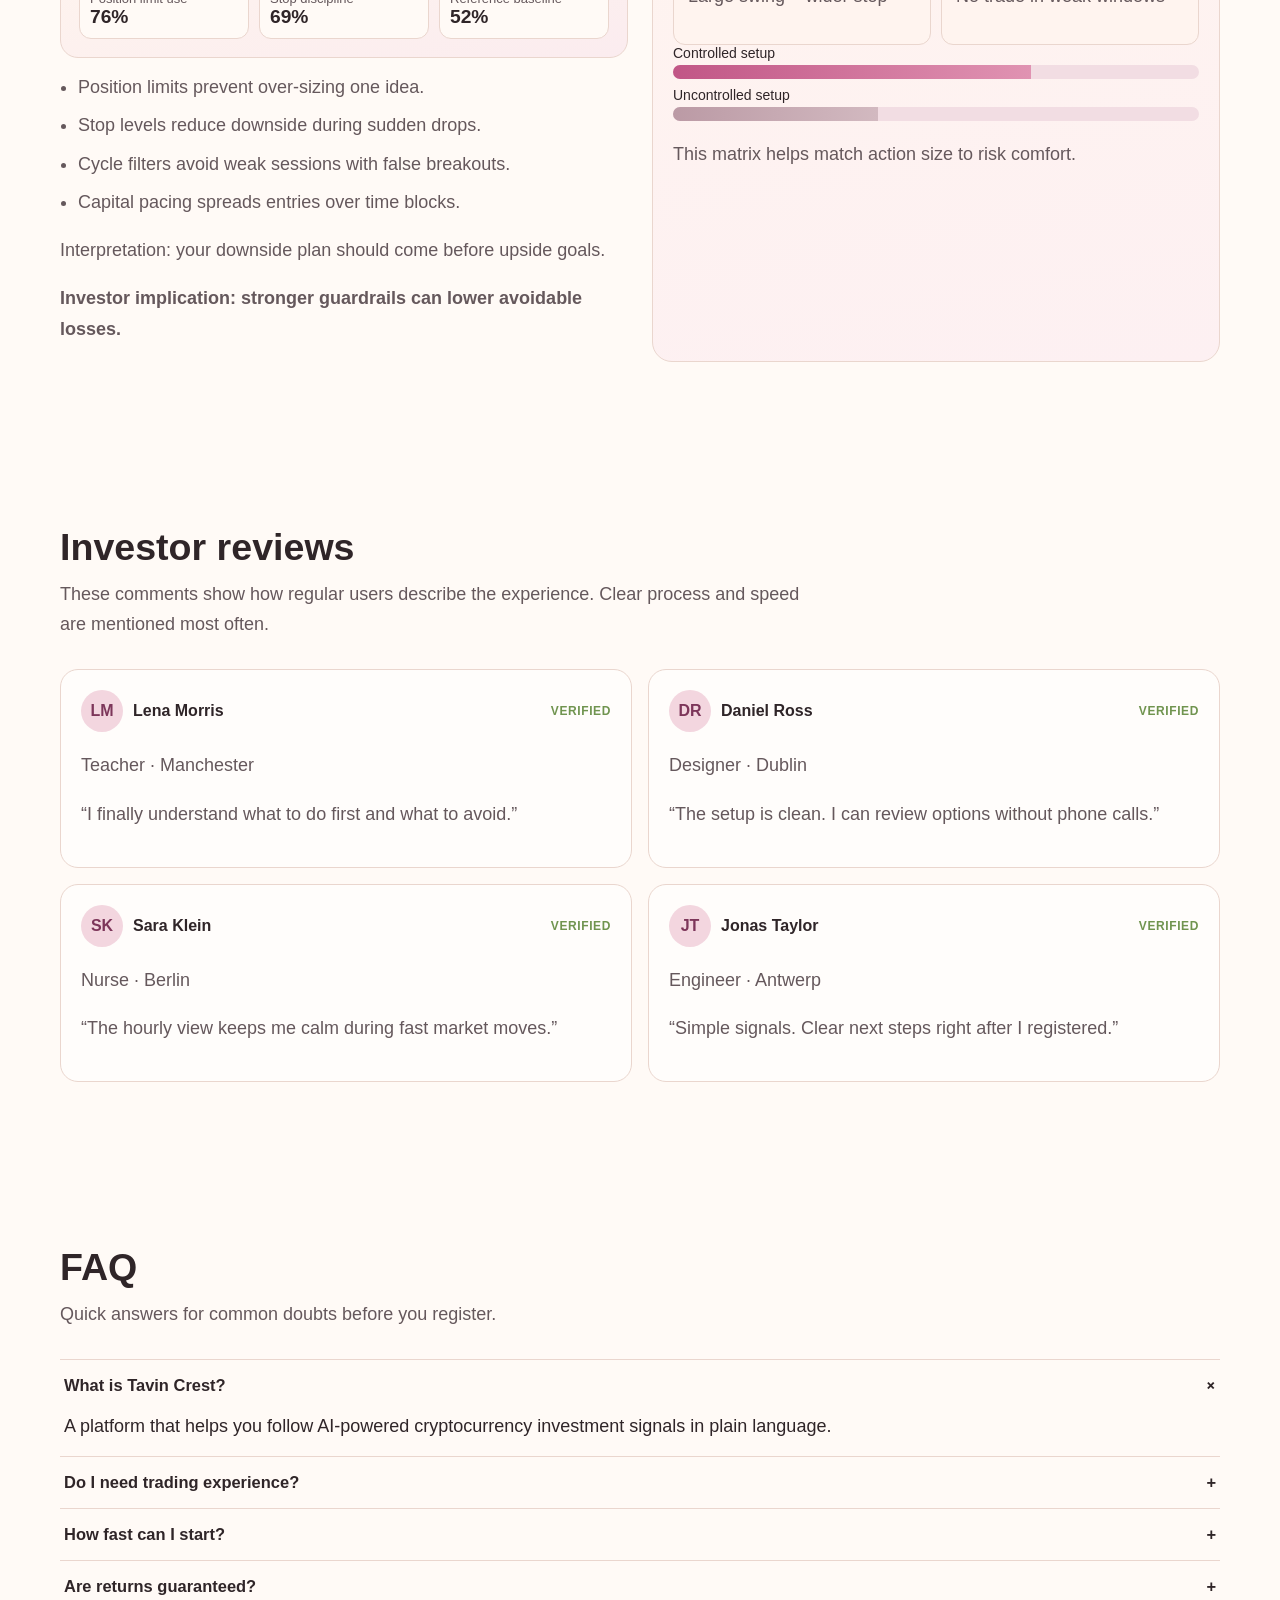
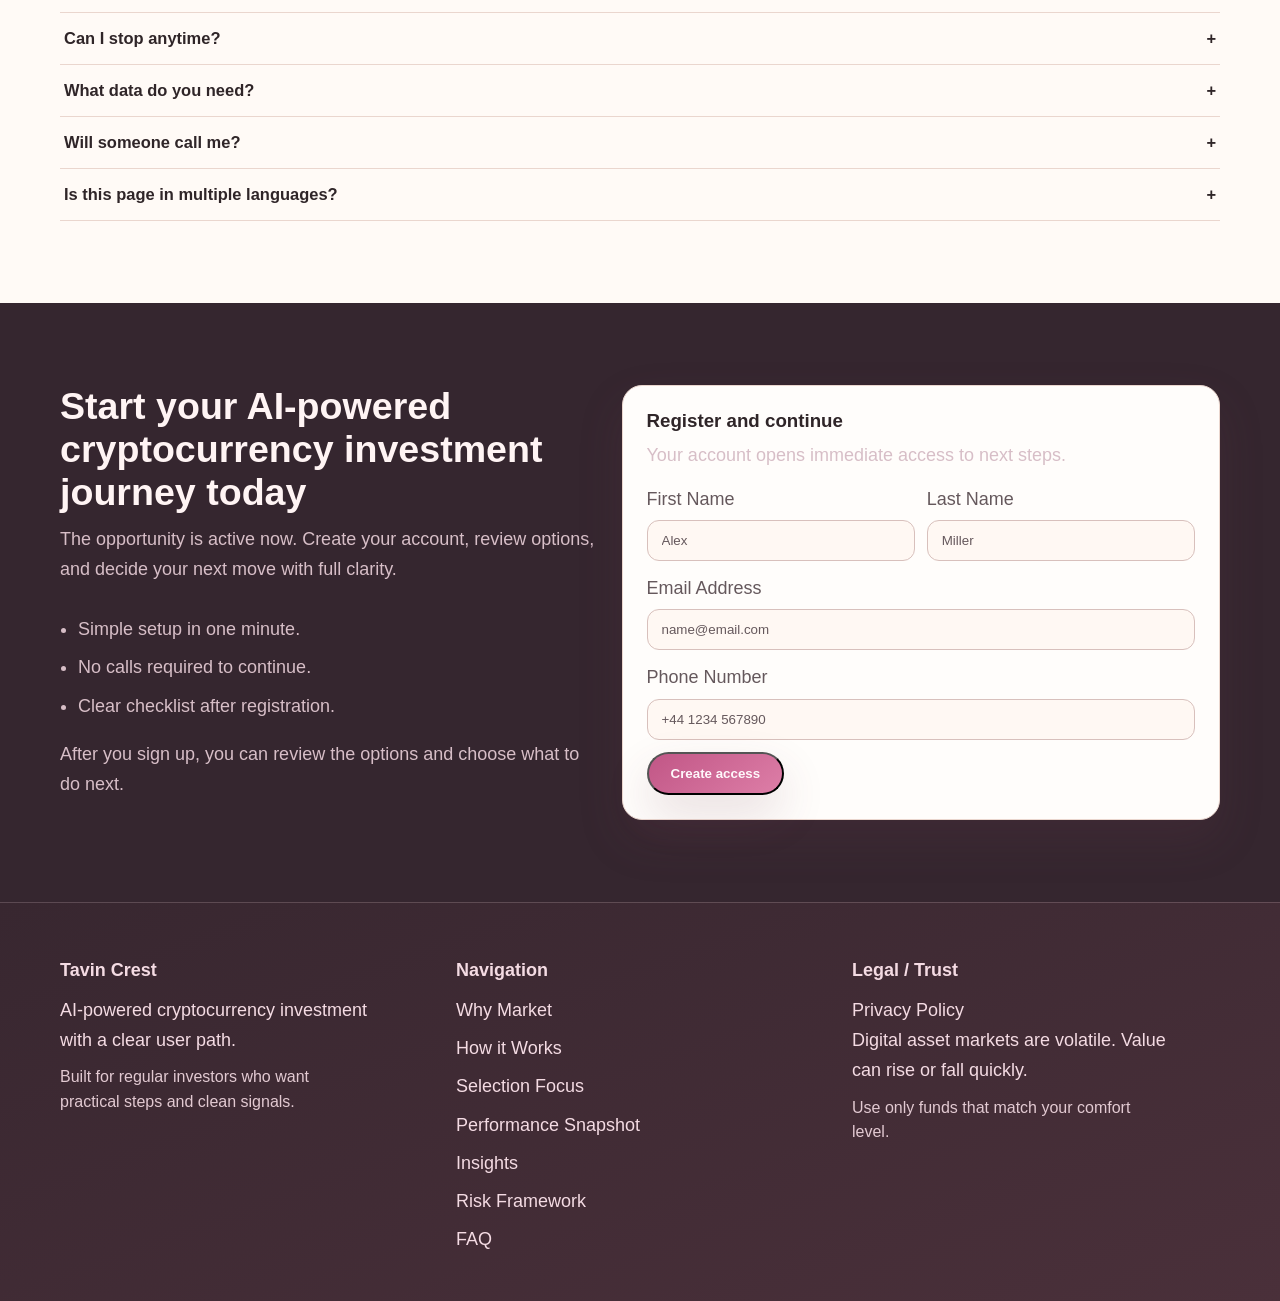
<file: fr/index.html>
<!doctype html>
<html lang="en">
<head>
  <meta charset="UTF-8">
  <meta name="viewport" content="width=device-width,initial-scale=1">
  <title>Tavin Crest FR | AI-Powered Cryptocurrency Investment Overview</title>
  <meta name="description" content="Read a simple and premium AI-powered cryptocurrency investment page with practical insights and signup flow.">
  <link rel="canonical" href="https://tavincrest.com/fr/">
  <link rel="alternate" hreflang="en" href="https://tavincrest.com/">
  <link rel="alternate" hreflang="de" href="https://tavincrest.com/de/">
  <link rel="alternate" hreflang="fr" href="https://tavincrest.com/fr/">
  <link rel="alternate" hreflang="es" href="https://tavincrest.com/es/">
  <link rel="alternate" hreflang="it" href="https://tavincrest.com/it/">
  <link rel="alternate" hreflang="tr" href="https://tavincrest.com/tr/">
  <link rel="alternate" hreflang="pt" href="https://tavincrest.com/pt/">
  <link rel="alternate" hreflang="ja" href="https://tavincrest.com/jp/">
  <link rel="alternate" hreflang="sk" href="https://tavincrest.com/sk/">
  <link rel="alternate" hreflang="nl-BE" href="https://tavincrest.com/be/">
  <link rel="alternate" hreflang="x-default" href="https://tavincrest.com/">
  <meta property="og:type" content="website">
  <meta property="og:title" content="Tavin Crest Français page | AI-powered cryptocurrency investment">
  <meta property="og:description" content="Read a simple and premium AI-powered cryptocurrency investment page with practical insights and signup flow.">
  <meta property="og:url" content="https://tavincrest.com/fr/">
  <meta property="og:site_name" content="Tavin Crest">
  <meta name="twitter:card" content="summary_large_image">
  <meta name="twitter:title" content="Tavin Crest Français page | AI-powered cryptocurrency investment">
  <meta name="twitter:description" content="Read a simple and premium AI-powered cryptocurrency investment page with practical insights and signup flow.">
  <link rel="stylesheet" href="../assets/style.css">
  <script defer src="../assets/app.js"></script>
</head>
<body>
<header class="site-header">
  <div class="container nav-wrap">
    <a href="../index.html" class="brand">Tavin Crest</a>
    <nav class="nav-center" aria-label="Primary">
      <a href="#market">Market</a><a href="#model">How it Works</a><a href="#focus">Focus</a><a href="#metrics">Snapshot</a><a href="#faq">FAQ</a>
    </nav>
    <div class="right-zone">
      <div class="lang-dropdown">
        <button class="lang-toggle" data-lang-toggle aria-expanded="false">Français</button>
        <div class="lang-menu" data-lang-menu>
          <a href="../index.html"><svg viewBox="0 0 60 40" class="flag" aria-hidden="true"><rect width="60" height="40" fill="#012169"/><path d="M0 0l60 40M60 0L0 40" stroke="#fff" stroke-width="8"/><path d="M0 0l60 40M60 0L0 40" stroke="#C8102E" stroke-width="4"/><path d="M30 0v40M0 20h60" stroke="#fff" stroke-width="12"/><path d="M30 0v40M0 20h60" stroke="#C8102E" stroke-width="6"/></svg><span>English</span></a>
          <a href="../de/index.html"><svg viewBox="0 0 3 2" class="flag"><rect width="3" height="2" fill="#ffce00"/><rect width="3" height="1.33" fill="#dd0000"/><rect width="3" height="0.66" fill="#000"/></svg><span>Deutsch</span></a>
          <a href="../fr/index.html"><svg viewBox="0 0 3 2" class="flag"><rect width="1" height="2" fill="#0055A4"/><rect x="1" width="1" height="2" fill="#fff"/><rect x="2" width="1" height="2" fill="#EF4135"/></svg><span>Français</span></a>
          <a href="../es/index.html"><svg viewBox="0 0 3 2" class="flag"><rect width="3" height="2" fill="#AA151B"/><rect y="0.5" width="3" height="1" fill="#F1BF00"/></svg><span>Español</span></a>
          <a href="../it/index.html"><svg viewBox="0 0 3 2" class="flag"><rect width="1" height="2" fill="#009246"/><rect x="1" width="1" height="2" fill="#fff"/><rect x="2" width="1" height="2" fill="#CE2B37"/></svg><span>Italiano</span></a>
          <a href="../tr/index.html"><svg viewBox="0 0 60 40" class="flag"><rect width="60" height="40" fill="#E30A17"/><circle cx="24" cy="20" r="9" fill="#fff"/><circle cx="27" cy="20" r="7" fill="#E30A17"/><polygon points="34,20 42,16 42,24" fill="#fff"/></svg><span>Türkçe</span></a>
          <a href="../pt/index.html"><svg viewBox="0 0 3 2" class="flag"><rect width="1.2" height="2" fill="#006600"/><rect x="1.2" width="1.8" height="2" fill="#FF0000"/></svg><span>Português</span></a>
          <a href="../jp/index.html"><svg viewBox="0 0 3 2" class="flag"><rect width="3" height="2" fill="#fff"/><circle cx="1.5" cy="1" r="0.48" fill="#bc002d"/></svg><span>日本語</span></a>
          <a href="../sk/index.html"><svg viewBox="0 0 60 40" class="flag"><rect width="60" height="40" fill="#ee1c25"/><rect width="60" height="26.6" fill="#0b4ea2"/><rect width="60" height="13.3" fill="#fff"/><path d="M17 8h13c2 0 3 1 3 3v10c0 6-5 10-9.5 12C19 31 14 27 14 21V11c0-2 1-3 3-3z" fill="#fff" stroke="#0b4ea2" stroke-width="1.2"/><path d="M20 12h7v4h4v4h-4v4h-7v-4h-4v-4h4z" fill="#ee1c25"/><path d="M20 26c2 2 5 3 7 3s5-1 7-3" stroke="#0b4ea2" stroke-width="1.4" fill="none"/></svg><span>Slovak</span></a>
          <a href="../be/index.html"><svg viewBox="0 0 3 2" class="flag"><rect width="1" height="2" fill="#000"/><rect x="1" width="1" height="2" fill="#FFD90C"/><rect x="2" width="1" height="2" fill="#EF3340"/></svg><span>Nederlands (BE)</span></a>
        </div>
      </div>
      <a class="btn" href="#signup">Sign up</a>
      <button class="mobile-toggle" data-open-drawer aria-label="Open navigation" aria-expanded="false" aria-controls="mobile-drawer">☰</button>
    </div>
  </div>
</header>

<div class="mobile-drawer" data-mobile-drawer id="mobile-drawer" aria-hidden="true">
  <div class="drawer-overlay" data-drawer-overlay></div>
  <aside class="drawer-panel" aria-label="Mobile navigation">
    <div class="drawer-head">
      <strong>Tavin Crest</strong>
      <button data-close-drawer aria-label="Close navigation">✕</button>
    </div>
    <nav class="drawer-nav">
      <a href="#market">Market</a><a href="#model">How it Works</a><a href="#focus">Focus</a><a href="#metrics">Snapshot</a><a href="#faq">FAQ</a>
    </nav>
    <div class="lang-dropdown">
      <button class="lang-toggle" data-lang-toggle aria-expanded="false">Français</button>
      <div class="lang-menu" data-lang-menu><a href="../index.html"><svg viewBox="0 0 60 40" class="flag" aria-hidden="true"><rect width="60" height="40" fill="#012169"/><path d="M0 0l60 40M60 0L0 40" stroke="#fff" stroke-width="8"/><path d="M0 0l60 40M60 0L0 40" stroke="#C8102E" stroke-width="4"/><path d="M30 0v40M0 20h60" stroke="#fff" stroke-width="12"/><path d="M30 0v40M0 20h60" stroke="#C8102E" stroke-width="6"/></svg><span>English</span></a>
          <a href="../de/index.html"><svg viewBox="0 0 3 2" class="flag"><rect width="3" height="2" fill="#ffce00"/><rect width="3" height="1.33" fill="#dd0000"/><rect width="3" height="0.66" fill="#000"/></svg><span>Deutsch</span></a>
          <a href="../fr/index.html"><svg viewBox="0 0 3 2" class="flag"><rect width="1" height="2" fill="#0055A4"/><rect x="1" width="1" height="2" fill="#fff"/><rect x="2" width="1" height="2" fill="#EF4135"/></svg><span>Français</span></a>
          <a href="../es/index.html"><svg viewBox="0 0 3 2" class="flag"><rect width="3" height="2" fill="#AA151B"/><rect y="0.5" width="3" height="1" fill="#F1BF00"/></svg><span>Español</span></a>
          <a href="../it/index.html"><svg viewBox="0 0 3 2" class="flag"><rect width="1" height="2" fill="#009246"/><rect x="1" width="1" height="2" fill="#fff"/><rect x="2" width="1" height="2" fill="#CE2B37"/></svg><span>Italiano</span></a>
          <a href="../tr/index.html"><svg viewBox="0 0 60 40" class="flag"><rect width="60" height="40" fill="#E30A17"/><circle cx="24" cy="20" r="9" fill="#fff"/><circle cx="27" cy="20" r="7" fill="#E30A17"/><polygon points="34,20 42,16 42,24" fill="#fff"/></svg><span>Türkçe</span></a>
          <a href="../pt/index.html"><svg viewBox="0 0 3 2" class="flag"><rect width="1.2" height="2" fill="#006600"/><rect x="1.2" width="1.8" height="2" fill="#FF0000"/></svg><span>Português</span></a>
          <a href="../jp/index.html"><svg viewBox="0 0 3 2" class="flag"><rect width="3" height="2" fill="#fff"/><circle cx="1.5" cy="1" r="0.48" fill="#bc002d"/></svg><span>日本語</span></a>
          <a href="../sk/index.html"><svg viewBox="0 0 60 40" class="flag"><rect width="60" height="40" fill="#ee1c25"/><rect width="60" height="26.6" fill="#0b4ea2"/><rect width="60" height="13.3" fill="#fff"/><path d="M17 8h13c2 0 3 1 3 3v10c0 6-5 10-9.5 12C19 31 14 27 14 21V11c0-2 1-3 3-3z" fill="#fff" stroke="#0b4ea2" stroke-width="1.2"/><path d="M20 12h7v4h4v4h-4v4h-7v-4h-4v-4h4z" fill="#ee1c25"/><path d="M20 26c2 2 5 3 7 3s5-1 7-3" stroke="#0b4ea2" stroke-width="1.4" fill="none"/></svg><span>Slovak</span></a>
          <a href="../be/index.html"><svg viewBox="0 0 3 2" class="flag"><rect width="1" height="2" fill="#000"/><rect x="1" width="1" height="2" fill="#FFD90C"/><rect x="2" width="1" height="2" fill="#EF3340"/></svg><span>Nederlands (BE)</span></a></div>
    </div>
    <a class="btn" href="#signup">Sign up</a>
  </aside>
</div>

<main>
<section class="section light hero">
  <div class="container hero-grid">
    <div class="reveal">
      <h1>AI-powered cryptocurrency investment for people who want clear, fast action</h1>
      <p>Tavin Crest helps you track AI-powered cryptocurrency investment signals in one place. The market is moving now as AI tools and digital payments grow together. You get simple selection logic, live signal views, and a step-by-step setup path. After you sign up, you get instant access to the next steps.</p>
      <div class="performance-block" aria-label="Performance range">
        <div class="perf-grid">
          <div class="perf-item"><span>Typical monthly outcome range</span><strong>8–15%</strong></div>
          <div class="perf-item"><span>Observed annual range in past cycles</span><strong>80–200%</strong></div>
        </div>
        <p class="perf-note">Returns depend on market conditions. Not guaranteed.</p>
      </div>
      <a class="btn-outline" href="#metrics">See the snapshot</a>
    </div>
    <form class="form-card reveal" id="signup" aria-label="Sign up form">
      <h3 class="form-title">Create your account</h3>
      <p class="form-sub">Use one minute now. Review options right after registration.</p>
      <div class="form-row">
        <div class="form-field"><label for="first">First Name</label><input id="first" placeholder="Alex" required></div>
        <div class="form-field"><label for="last">Last Name</label><input id="last" placeholder="Miller" required></div>
      </div>
      <div class="form-field"><label for="email">Email Address</label><input id="email" type="email" placeholder="name@email.com" required></div>
      <div class="form-field"><label for="phone">Phone Number</label><input id="phone" type="tel" placeholder="+44 1234 567890" required></div>
      <button class="btn" type="submit">Register now</button>
    </form>
  </div>
</section>

<section id="market" class="section light">
  <div class="container two-col market-split">
    <div class="reveal">
      <div class="section-header"><h2>Why AI-powered cryptocurrency investment is growing now</h2><p>This market grows because AI tools improve trading speed and payment use keeps rising. You can join early with clear rules and no complex setup.</p></div>
      <div class="feature-panel">
        <p class="panel-kicker">Primary takeaway</p>
        <h3>Growth signal strength: <span>72/100</span></h3>
        <div class="panel-metrics">
          <div><small>Adoption trend</small><strong>+28%</strong></div>
          <div><small>Signal quality</small><strong>+34%</strong></div>
          <div><small>Reference pace</small><strong>+19%</strong></div>
        </div>
      </div>
      <p>Meaning: this market is expanding faster than the recent baseline pace.</p>
    </div>
    <div class="visual feature-visual reveal">
      <h3>Growth composition panel</h3>
      <div class="stacked-bar stacked-lg"><span class="seg-a"></span><span class="seg-b"></span><span class="seg-c"></span><span class="seg-d"></span></div>
      <div class="legend-grid">
        <p><strong>34%</strong> AI signal quality</p>
        <p><strong>28%</strong> Adoption speed</p>
        <p><strong>21%</strong> Payment usage</p>
        <p><strong>17%</strong> Access tools</p>
      </div>
      <div class="dual-bars">
        <div><span>Current cycle</span><div class="bar"><i style="width:72%"></i></div></div>
        <div><span>3-cycle average</span><div class="bar muted"><i style="width:54%"></i></div></div>
      </div>
      <p>This visual shows what is growing and where momentum is strongest.</p>
      <p class="investor-line">Investor implication: stronger structure can support cleaner entry windows.</p>
    </div>
  </div>
</section>

<section id="model" class="section dark">
  <div class="container">
    <div class="section-header reveal"><h2>How it works in 4 steps</h2><p>You follow a simple hour-based flow from setup to review. Each stage keeps decisions clear and quick.</p></div>
    <div class="model-feature reveal">
      <div class="model-main">
        <p class="panel-kicker">Primary takeaway</p>
        <h3>Decision loop in <span>12 hours</span></h3>
        <div class="time-ruler">
          <div class="ruler-step"><strong>00:00</strong><p>Account setup complete</p></div>
          <div class="ruler-step"><strong>02:00</strong><p>Signal stack published</p></div>
          <div class="ruler-step"><strong>06:00</strong><p>Entry windows ranked</p></div>
          <div class="ruler-step"><strong>12:00</strong><p>Review and refine</p></div>
        </div>
      </div>
      <div class="model-side card">
        <h3>Structured explanation</h3>
        <ul class="bullet-list">
          <li><strong>Step 1: Sign up</strong> — open your dashboard in minutes.</li>
          <li><strong>Step 2: Verify basics</strong> — confirm details with one short email.</li>
          <li><strong>Step 3: Review signals</strong> — compare setup options by strength score.</li>
          <li><strong>Step 4: Start tracking</strong> — follow updates and act when ready.</li>
        </ul>
        <div class="mini-benchmark"><p><strong>12h</strong> active cycle</p><p><strong>18h</strong> slower market cycle</p></div>
      </div>
    </div>
    <p class="reveal">Investor implication: short review loops can reduce late, emotional actions.</p>
  </div>
</section>

<section id="focus" class="section light">
  <div class="container two-col">
    <div class="reveal">
      <div class="section-header"><h2>What we focus on</h2><p>We choose opportunities with clear movement, healthy volume, and stable entry windows. The aim is simple: fewer noisy choices, better action points.</p></div>
      <div class="architecture card">
        <p class="panel-kicker">Primary takeaway</p>
        <h3>Signal quality stack: <span>64%</span></h3>
        <div class="arch-flow">
          <div class="node">Market scan</div>
          <div class="node">Volume check</div>
          <div class="node">Timing score</div>
          <div class="node">Final shortlist</div>
        </div>
        <div class="panel-metrics">
          <div><small>Noise removed</small><strong>41%</strong></div>
          <div><small>Volume health</small><strong>72%</strong></div>
          <div><small>Bench score</small><strong>55%</strong></div>
        </div>
      </div>
      <p>Interpretation: only higher-quality setups move into the final shortlist.</p>
      <p class="investor-line">Investor implication: fewer choices can improve decision clarity.</p>
    </div>
    <div class="visual reveal">
      <h3>KPI hierarchy panel</h3>
      <div class="hierarchy">
        <div class="tier tier-top"><strong>64%</strong><span>Overall quality score</span></div>
        <div class="tier-row">
          <div class="tier"><strong>72%</strong><span>Volume</span></div>
          <div class="tier"><strong>61%</strong><span>Trend fit</span></div>
          <div class="tier"><strong>59%</strong><span>Timing fit</span></div>
        </div>
      </div>
      <p>This panel shows how the final score is built layer by layer.</p>
    </div>
  </div>
</section>

<section id="metrics" class="section light">
  <div class="container">
    <div class="section-header reveal"><h2>Performance snapshot</h2><p>This panel gives a quick view of outcomes in favorable periods. It helps you see potential range, not fixed results.</p></div>
    <div class="metrics-feature reveal">
      <div class="metrics-left">
        <p class="panel-kicker">Primary takeaway</p>
        <h3>Typical annual range: <span>80–200%</span></h3>
        <div class="split-panel">
          <div class="split-col"><small>Typical month</small><strong>+9%</strong></div>
          <div class="split-col"><small>Strong month</small><strong>+15%</strong></div>
          <div class="split-col"><small>Baseline benchmark</small><strong>+4%</strong></div>
        </div>
        <p>Interpretation: favorable cycles can create wide upside, but outcomes vary.</p>
      </div>
      <div class="metrics-right visual">
        <h3>Distribution and consistency</h3>
        <div class="bars-vertical">
          <div><i style="height:80%"></i><span>Strong</span></div>
          <div><i style="height:58%"></i><span>Moderate</span></div>
          <div><i style="height:32%"></i><span>Weak</span></div>
        </div>
        <div class="ring-wrap">
          <div class="ring"></div>
          <div class="ring-label">64% stable cycles</div>
        </div>
        <p>Benchmark: stability sits above the 50% reference threshold.</p>
      </div>
    </div>
    <p class="reveal investor-line">Investor implication: plan for ranges, not fixed numbers.</p>
  </div>
</section>

<section id="insights" class="section dark">
  <div class="container two-col">
    <div class="visual reveal feature-visual-dark">
      <h3>Return drivers waterfall</h3>
      <p class="panel-kicker">Primary takeaway: signal fit leads impact</p>
      <div class="waterfall">
        <div class="wf-item pos"><span>+22</span><small>Signal fit</small></div>
        <div class="wf-item pos"><span>+14</span><small>Entry speed</small></div>
        <div class="wf-item pos"><span>+9</span><small>Exit rules</small></div>
        <div class="wf-item neg"><span>-7</span><small>Market noise</small></div>
      </div>
      <div class="legend-grid">
        <p><strong>38</strong> Net driver score</p>
        <p><strong>25</strong> Reference score</p>
      </div>
      <p>This shows what supports returns and what can reduce them.</p>
    </div>
    <div class="reveal">
      <div class="section-header"><h2>Insights that drive outcomes</h2><p>Good results come from process, not luck. These short rules keep choices grounded during fast cycles.</p></div>
      <ul class="bullet-list">
        <li>Act only when two signal layers agree.</li>
        <li>Use pre-set exit points before entering a position.</li>
        <li>Skip periods with low volume and sharp fake moves.</li>
        <li>Review every hour block, not random moments.</li>
      </ul>
      <p>Interpretation: disciplined routines improve consistency in fast markets.</p>
      <p class="investor-line">Investor implication: clear rules can protect decision quality.</p>
    </div>
  </div>
</section>

<section id="risk" class="section light">
  <div class="container two-col">
    <div class="reveal">
      <div class="section-header"><h2>Risk control framework</h2><p>All investing has uncertainty. We show clear guardrails so you can decide with better context.</p></div>
      <div class="feature-panel">
        <p class="panel-kicker">Primary takeaway</p>
        <h3>Risk control score: <span>68/100</span></h3>
        <div class="panel-metrics">
          <div><small>Position limit use</small><strong>76%</strong></div>
          <div><small>Stop discipline</small><strong>69%</strong></div>
          <div><small>Reference baseline</small><strong>52%</strong></div>
        </div>
      </div>
      <ul class="bullet-list">
        <li>Position limits prevent over-sizing one idea.</li>
        <li>Stop levels reduce downside during sudden drops.</li>
        <li>Cycle filters avoid weak sessions with false breakouts.</li>
        <li>Capital pacing spreads entries over time blocks.</li>
      </ul>
      <p>Interpretation: your downside plan should come before upside goals.</p>
      <p class="investor-line">Investor implication: stronger guardrails can lower avoidable losses.</p>
    </div>
    <div class="visual reveal">
      <h3>Structured risk matrix</h3>
      <div class="matrix matrix-strong">
        <div class="cell"><strong>Low</strong><p>Small size + tight stop</p></div>
        <div class="cell"><strong>Medium</strong><p>Medium size + split exits</p></div>
        <div class="cell"><strong>High</strong><p>Large swing + wider stop</p></div>
        <div class="cell"><strong>Pause</strong><p>No trade in weak windows</p></div>
      </div>
      <div class="dual-bars">
        <div><span>Controlled setup</span><div class="bar"><i style="width:68%"></i></div></div>
        <div><span>Uncontrolled setup</span><div class="bar muted"><i style="width:39%"></i></div></div>
      </div>
      <p>This matrix helps match action size to risk comfort.</p>
    </div>
  </div>
</section>

<section id="reviews" class="section light">
  <div class="container">
    <div class="section-header reveal"><h2>Investor reviews</h2><p>These comments show how regular users describe the experience. Clear process and speed are mentioned most often.</p></div>
    <div class="reviews reveal">
      <article class="card"><div class="review-top"><div class="avatar">LM</div><strong>Lena Morris</strong><span class="verified">VERIFIED</span></div><p class="muted">Teacher · Manchester</p><p>“I finally understand what to do first and what to avoid.”</p></article>
      <article class="card"><div class="review-top"><div class="avatar">DR</div><strong>Daniel Ross</strong><span class="verified">VERIFIED</span></div><p class="muted">Designer · Dublin</p><p>“The setup is clean. I can review options without phone calls.”</p></article>
      <article class="card"><div class="review-top"><div class="avatar">SK</div><strong>Sara Klein</strong><span class="verified">VERIFIED</span></div><p class="muted">Nurse · Berlin</p><p>“The hourly view keeps me calm during fast market moves.”</p></article>
      <article class="card"><div class="review-top"><div class="avatar">JT</div><strong>Jonas Taylor</strong><span class="verified">VERIFIED</span></div><p class="muted">Engineer · Antwerp</p><p>“Simple signals. Clear next steps right after I registered.”</p></article>
    </div>
  </div>
</section>

<section id="faq" class="section light">
  <div class="container">
    <div class="section-header reveal"><h2>FAQ</h2><p>Quick answers for common doubts before you register.</p></div>
    <div class="reveal">
      <div class="faq-item open"><button class="faq-q">What is Tavin Crest?<span>+</span></button><div class="faq-answer">A platform that helps you follow AI-powered cryptocurrency investment signals in plain language.</div></div>
      <div class="faq-item"><button class="faq-q">Do I need trading experience?<span>+</span></button><div class="faq-answer">No. The setup checklist is simple and explains each step clearly.</div></div>
      <div class="faq-item"><button class="faq-q">How fast can I start?<span>+</span></button><div class="faq-answer">Right after registration. You can review options and choose what to do next.</div></div>
      <div class="faq-item"><button class="faq-q">Are returns guaranteed?<span>+</span></button><div class="faq-answer">No. Returns depend on market conditions and can change quickly.</div></div>
      <div class="faq-item"><button class="faq-q">Can I stop anytime?<span>+</span></button><div class="faq-answer">Yes. You stay in control and can pause your activity at any moment.</div></div>
      <div class="faq-item"><button class="faq-q">What data do you need?<span>+</span></button><div class="faq-answer">Only your name, email, and phone number for account setup.</div></div>
      <div class="faq-item"><button class="faq-q">Will someone call me?<span>+</span></button><div class="faq-answer">No call is required. We may send a short email to confirm your details.</div></div>
      <div class="faq-item"><button class="faq-q">Is this page in multiple languages?<span>+</span></button><div class="faq-answer">All pages are in English so every user sees the same message.</div></div>
    </div>
  </div>
</section>

<section class="section dark">
  <div class="container final-wrap">
    <div class="reveal">
      <div class="section-header"><h2>Start your AI-powered cryptocurrency investment journey today</h2><p>The opportunity is active now. Create your account, review options, and decide your next move with full clarity.</p></div>
      <ul class="bullet-list">
        <li>Simple setup in one minute.</li>
        <li>No calls required to continue.</li>
        <li>Clear checklist after registration.</li>
      </ul>
      <p>After you sign up, you can review the options and choose what to do next.</p>
    </div>
    <form class="form-card reveal" aria-label="Final call to action form">
      <h3 class="form-title">Register and continue</h3>
      <p class="form-sub">Your account opens immediate access to next steps.</p>
      <div class="form-row">
        <div class="form-field"><label for="first2">First Name</label><input id="first2" placeholder="Alex" required></div>
        <div class="form-field"><label for="last2">Last Name</label><input id="last2" placeholder="Miller" required></div>
      </div>
      <div class="form-field"><label for="email2">Email Address</label><input id="email2" type="email" placeholder="name@email.com" required></div>
      <div class="form-field"><label for="phone2">Phone Number</label><input id="phone2" type="tel" placeholder="+44 1234 567890" required></div>
      <button class="btn" type="submit">Create access</button>
    </form>
  </div>
</section>
</main>

<footer class="footer">
  <div class="container footer-grid">
    <div class="footer-zone">
      <strong>Tavin Crest</strong>
      <p>AI-powered cryptocurrency investment with a clear user path.</p>
      <p class="footer-micro">Built for regular investors who want practical steps and clean signals.</p>
    </div>
    <div class="footer-zone">
      <strong>Navigation</strong>
      <a href="#market">Why Market</a>
      <a href="#model">How it Works</a>
      <a href="#focus">Selection Focus</a>
      <a href="#metrics">Performance Snapshot</a>
      <a href="#insights">Insights</a>
      <a href="#risk">Risk Framework</a>
      <a href="#faq">FAQ</a>
    </div>
    <div class="footer-zone">
      <strong>Legal / Trust</strong>
      <a href="#" data-open-privacy>Privacy Policy</a>
      <p>Digital asset markets are volatile. Value can rise or fall quickly.</p>
      <p class="footer-micro">Use only funds that match your comfort level.</p>
    </div>
  </div>
</footer>

<div class="privacy-modal" data-privacy-modal>
  <div class="privacy-overlay" data-close-privacy></div>
  <article class="privacy-card" role="dialog" aria-modal="true" aria-label="Privacy Policy">
    <button class="close-top" data-close-privacy aria-label="Close privacy">✕</button>
    <h2>Privacy Policy</h2>
    <h3>Introduction</h3><p>We respect your privacy and explain data use in clear terms.</p>
    <h3>Data collection</h3><p>We collect first name, last name, email address, phone number, and basic device logs.</p>
    <h3>Legal basis</h3><p>We process your data to provide account access and answer required service tasks.</p>
    <h3>Cookies</h3><p>Cookies help us keep sessions secure and improve page performance.</p>
    <h3>Retention</h3><p>We keep data only as long as needed for service delivery and legal obligations.</p>
    <h3>Third-party sharing</h3><p>We share limited data with trusted service providers for hosting, analytics, and email delivery.</p>
    <h3>Security</h3><p>Data is protected with encryption, access controls, and regular monitoring.</p>
    <h3>User rights</h3><p>You can request access, correction, deletion, or restriction of your personal data.</p>
    <h3>International transfers</h3><p>Data may move across regions with safeguards that follow applicable privacy laws.</p>
    <h3>Industry risk disclosure</h3><p>Digital asset markets are volatile. Value can rise or fall quickly and losses are possible.</p>
    <h3>Contact</h3><p>Email: privacy@tavincrest.com</p>
    <button class="close-bottom" data-close-privacy>Close</button>
  </article>
</div>

<script type="application/ld+json">
{"@context":"https://schema.org","@type":"Organization","name":"Tavin Crest","url":"https://tavincrest.com/","logo":"https://tavincrest.com/assets/img/logo.png"}
</script>
<script type="application/ld+json">
{"@context":"https://schema.org","@type":"WebSite","name":"Tavin Crest","url":"https://tavincrest.com/"}
</script>
<script type="application/ld+json">
{"@context":"https://schema.org","@type":"FAQPage","mainEntity":[{"@type":"Question","name":"What is Tavin Crest?","acceptedAnswer":{"@type":"Answer","text":"A platform that helps you follow AI-powered cryptocurrency investment signals in plain language."}},{"@type":"Question","name":"Are returns guaranteed?","acceptedAnswer":{"@type":"Answer","text":"No. Returns depend on market conditions and can change quickly."}}]}
</script>
<script type="application/ld+json">
{"@context":"https://schema.org","@type":"Review","itemReviewed":{"@type":"Organization","name":"Tavin Crest"},"author":{"@type":"Person","name":"Lena Morris"},"reviewBody":"I finally understand what to do first and what to avoid.","reviewRating":{"@type":"Rating","ratingValue":"5","bestRating":"5"}}
</script>
</body>
</html>
</file>
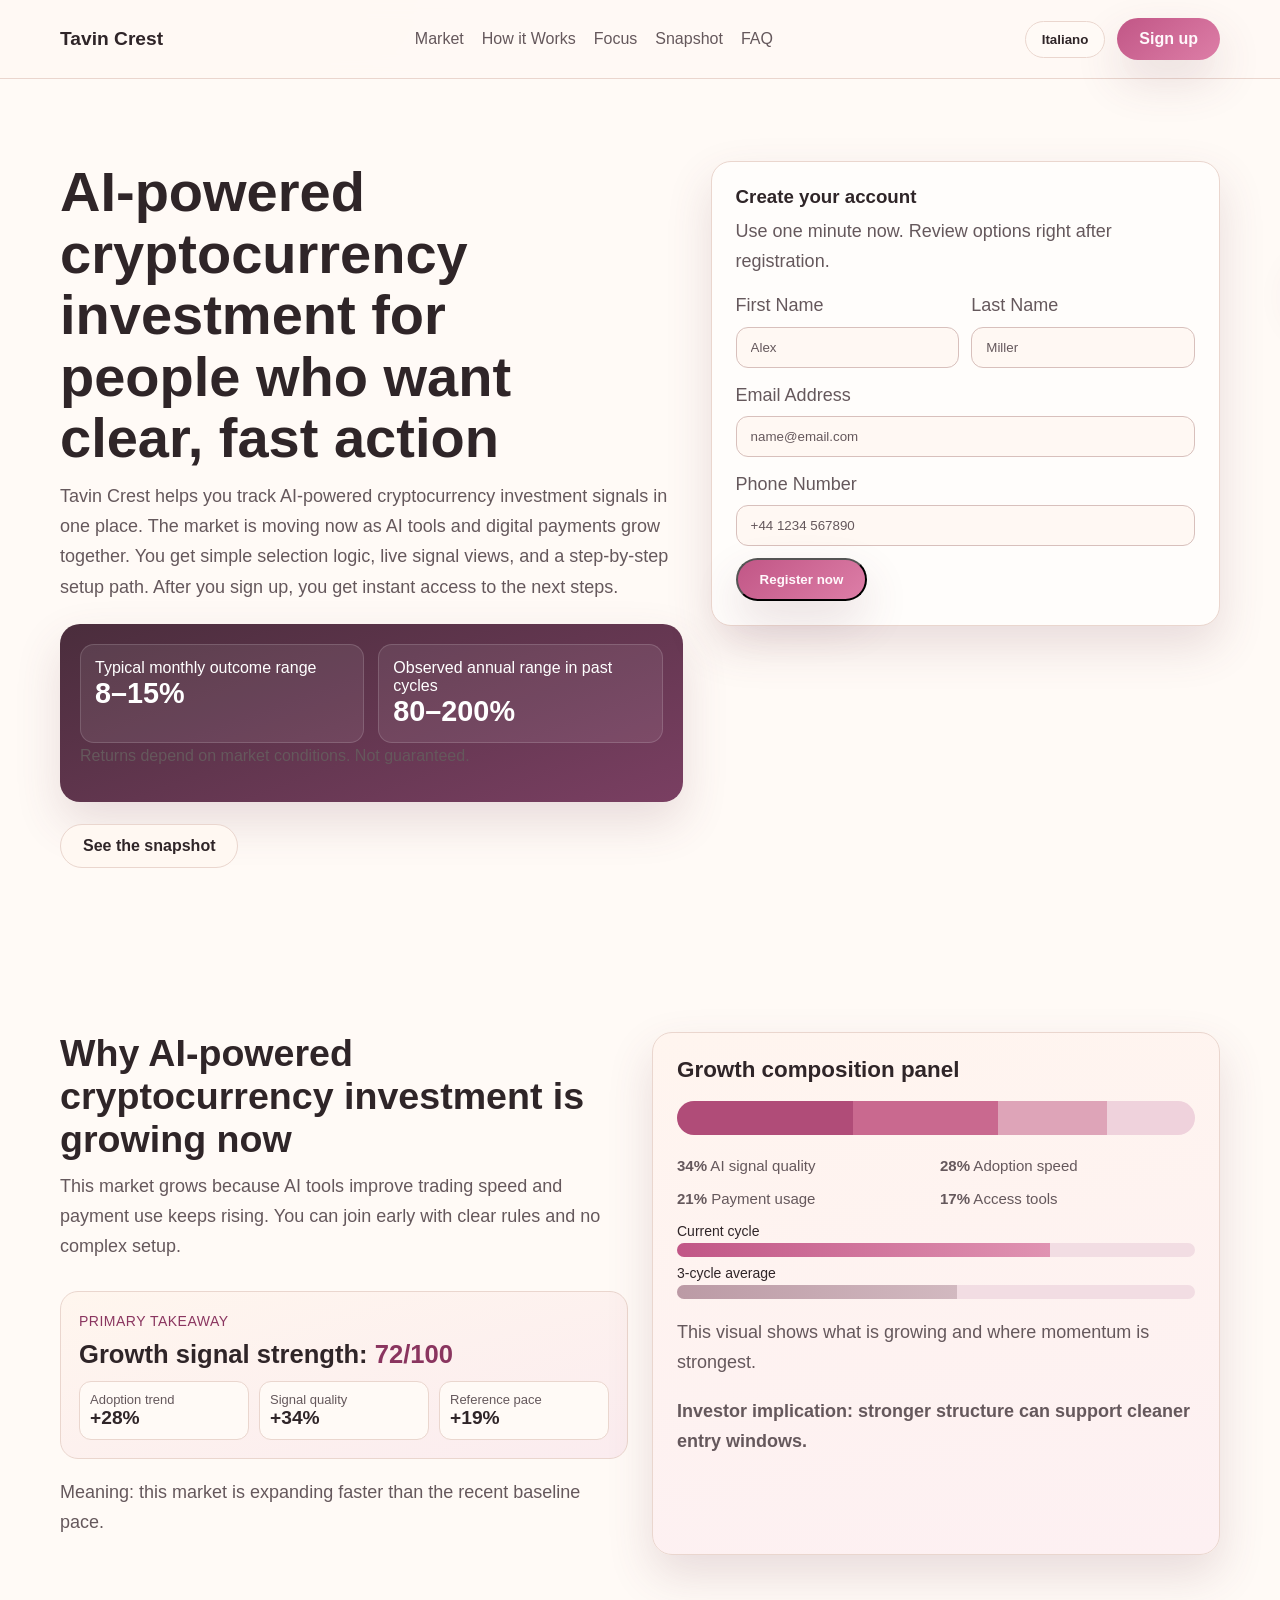
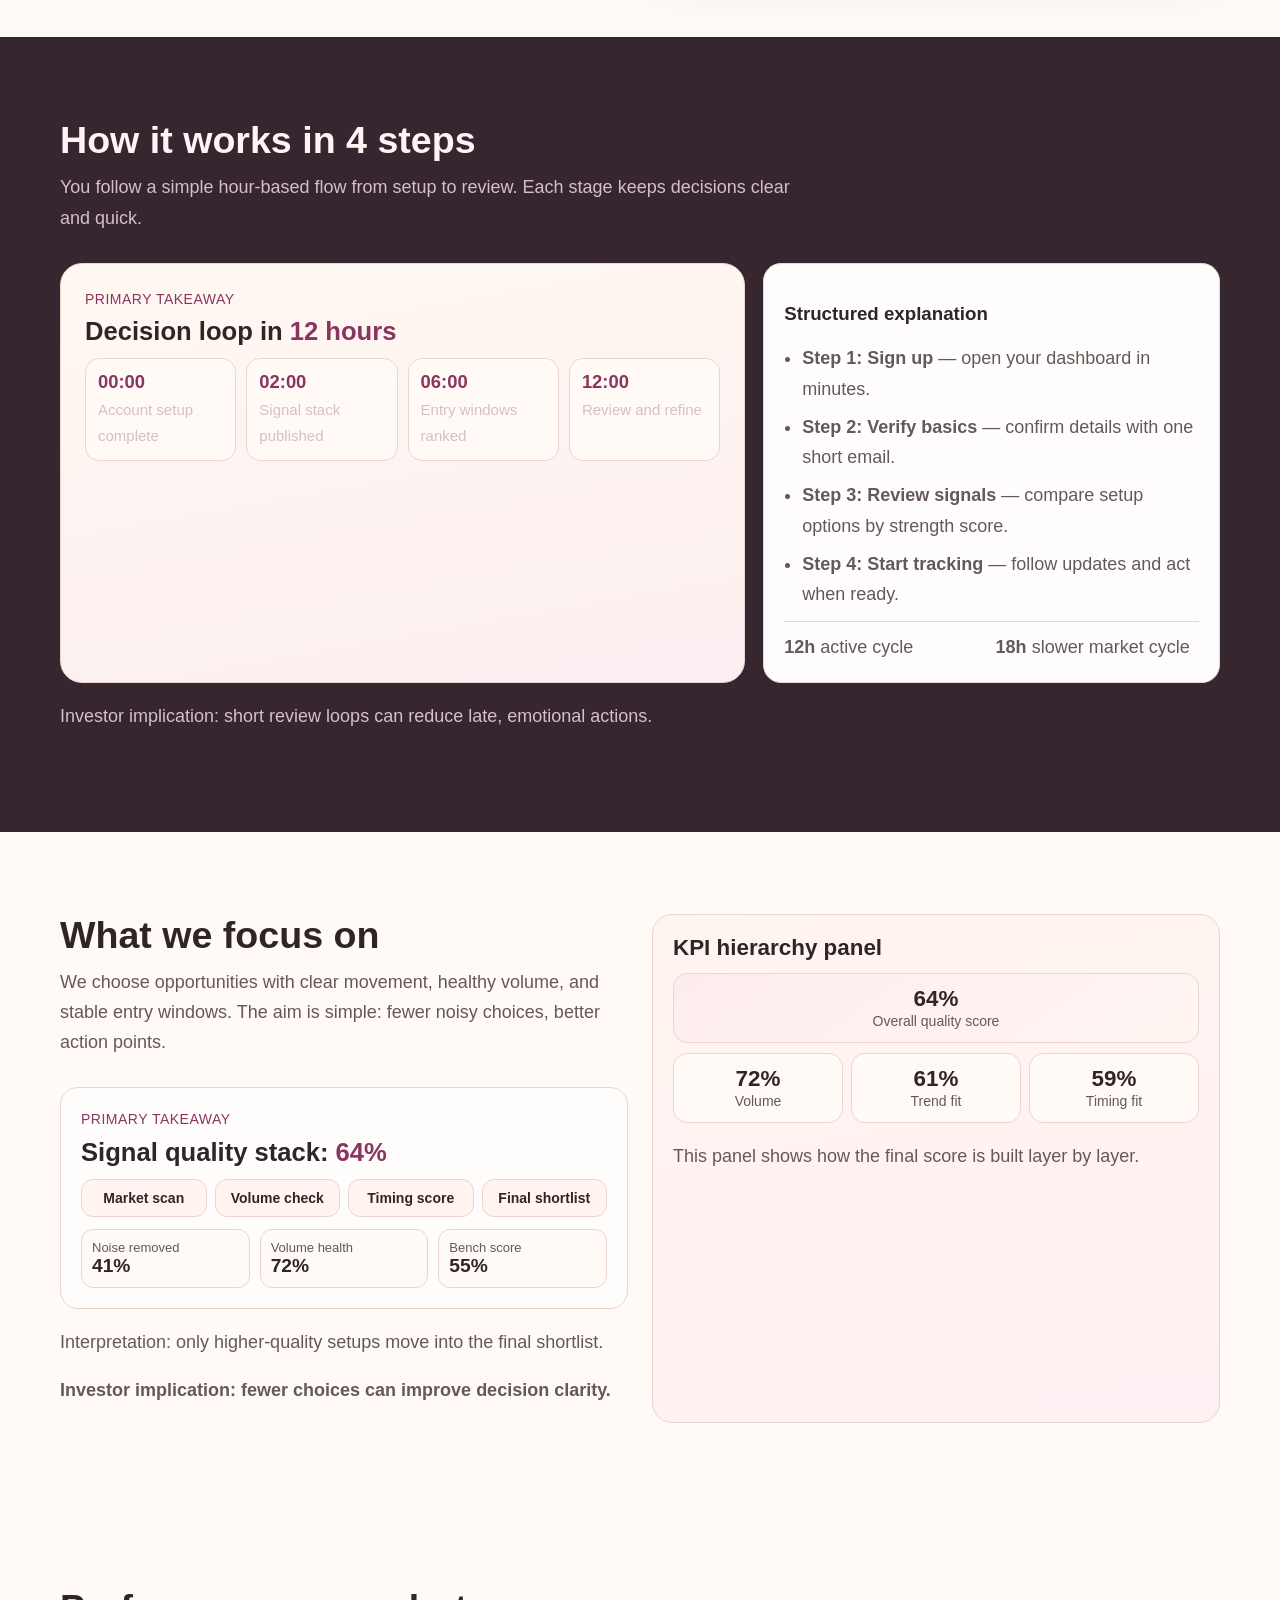
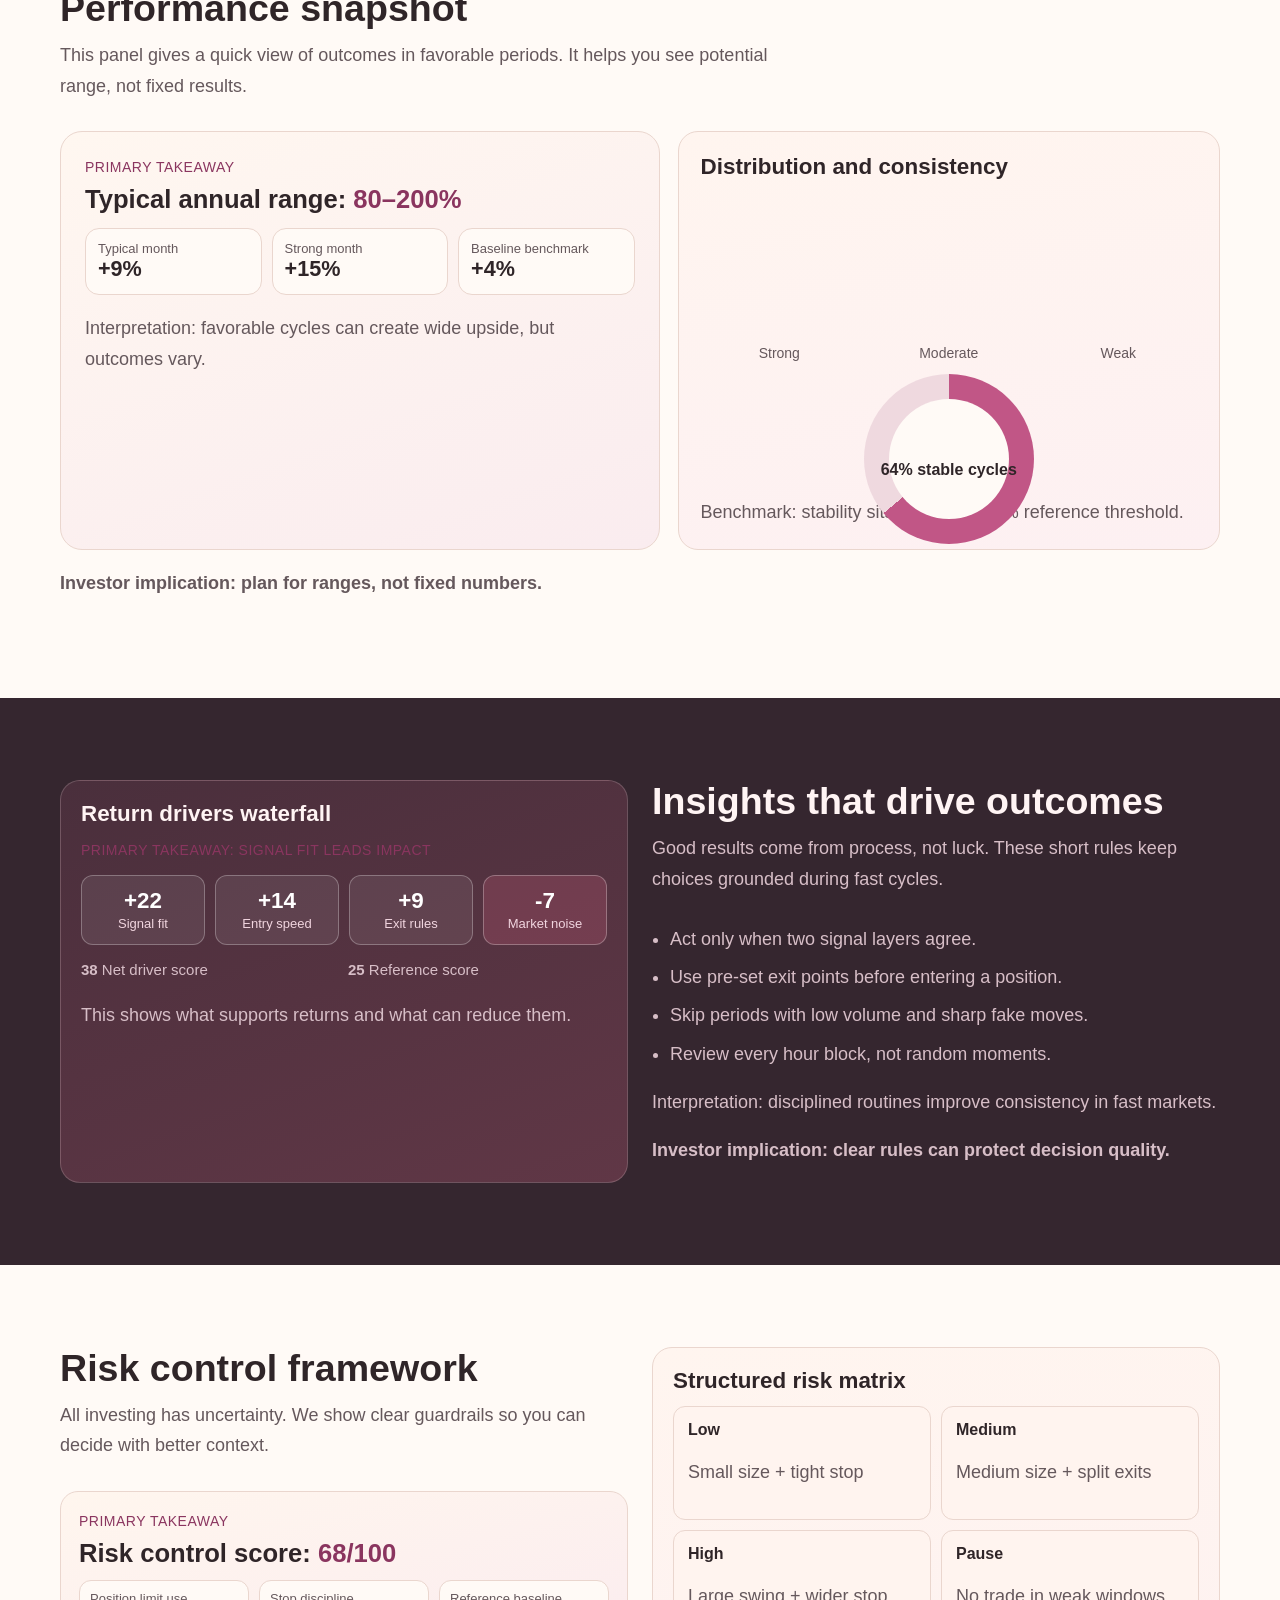
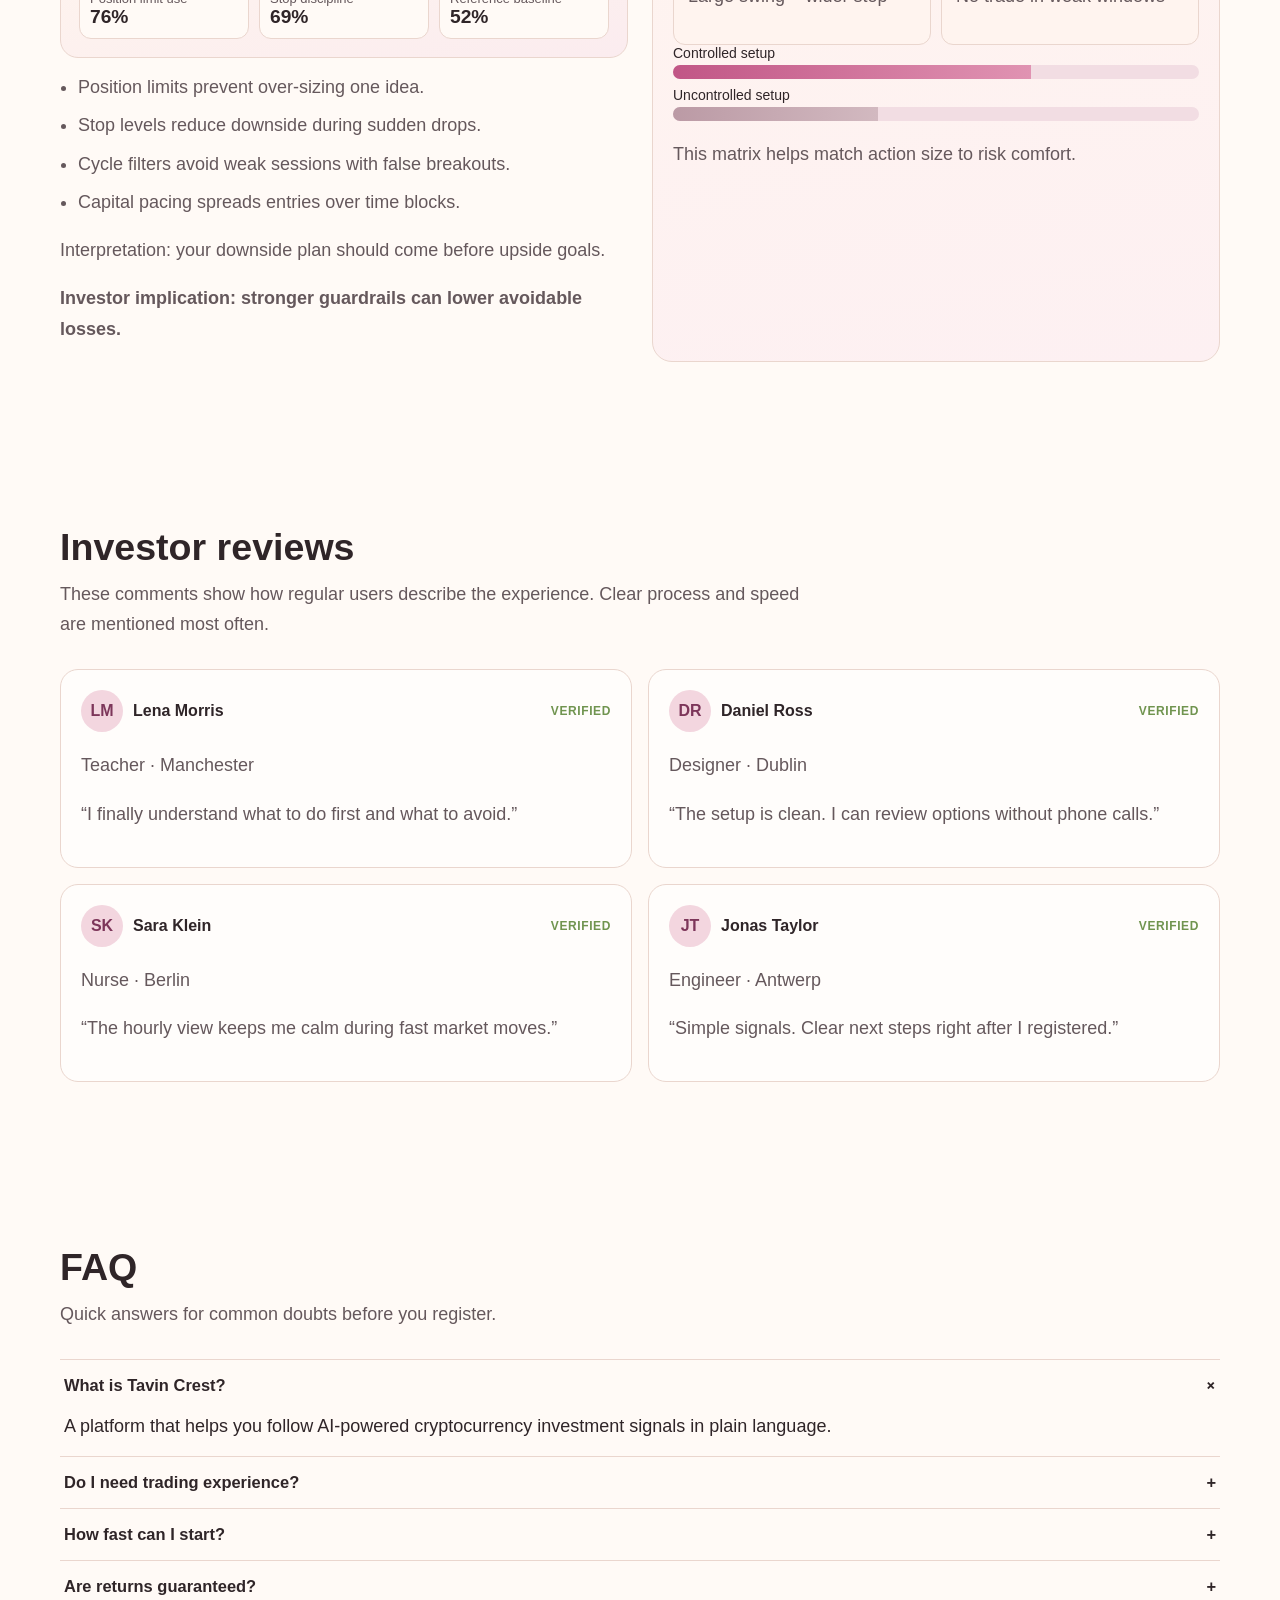
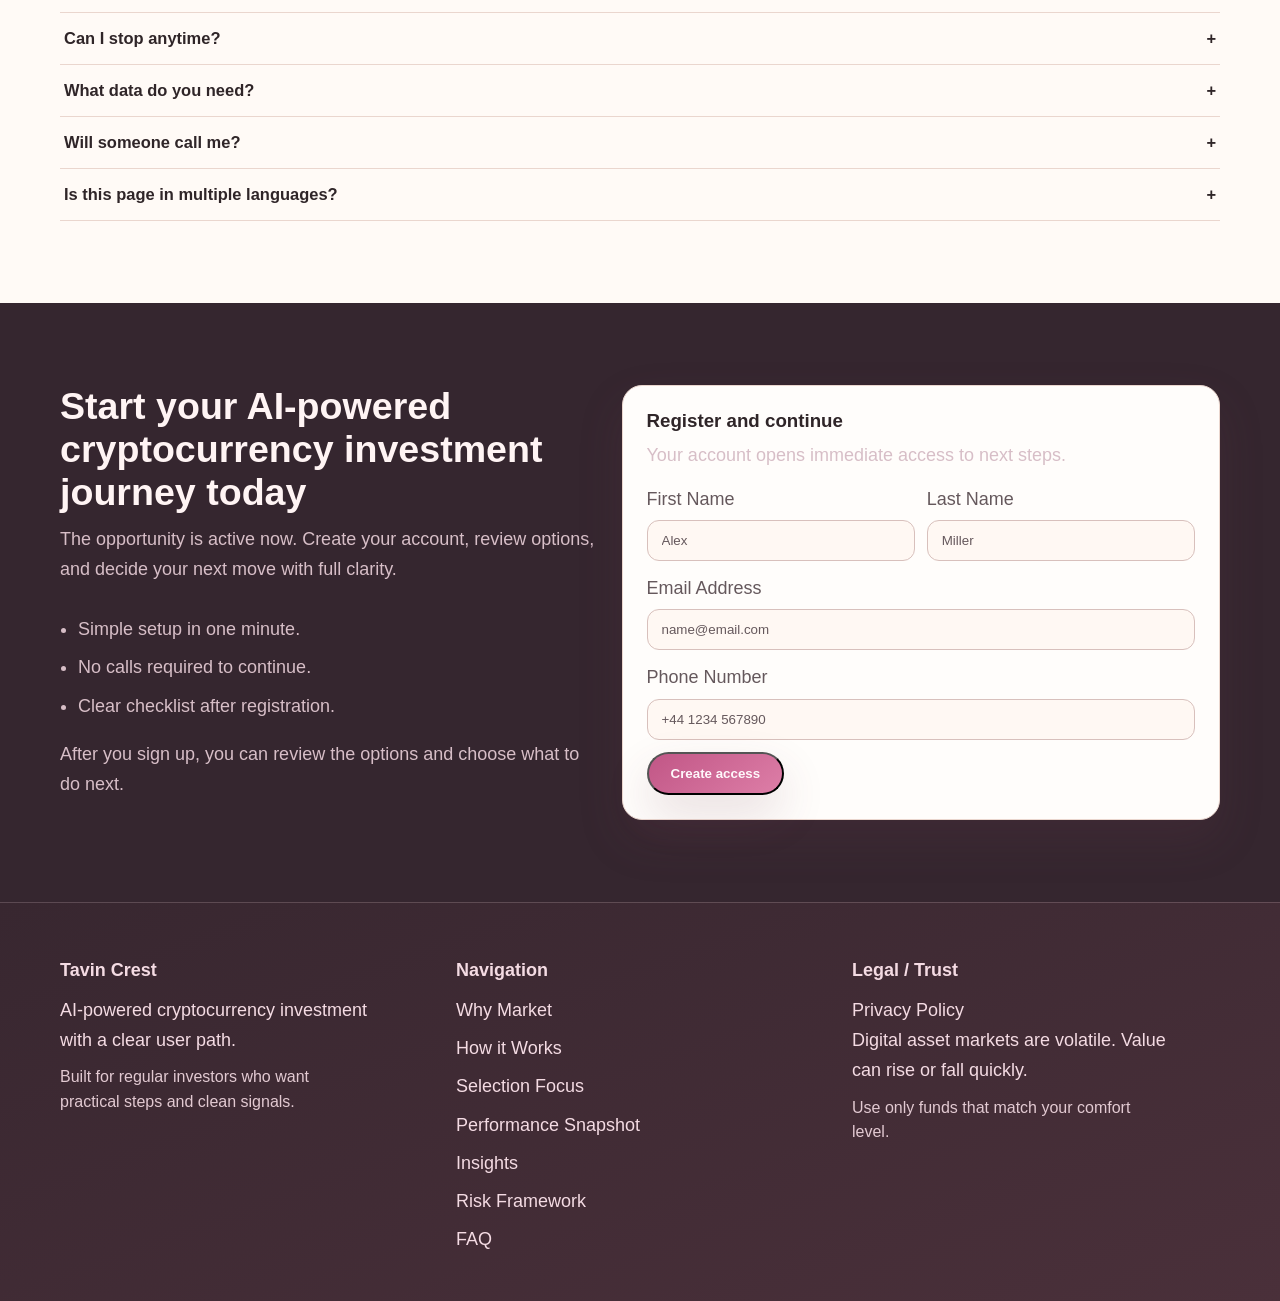
<file: it/index.html>
<!doctype html>
<html lang="en">
<head>
  <meta charset="UTF-8">
  <meta name="viewport" content="width=device-width,initial-scale=1">
  <title>Tavin Crest IT | AI-Powered Cryptocurrency Investment Overview</title>
  <meta name="description" content="Premium landing page for AI-powered cryptocurrency investment with easy language and clear market context.">
  <link rel="canonical" href="https://tavincrest.com/it/">
  <link rel="alternate" hreflang="en" href="https://tavincrest.com/">
  <link rel="alternate" hreflang="de" href="https://tavincrest.com/de/">
  <link rel="alternate" hreflang="fr" href="https://tavincrest.com/fr/">
  <link rel="alternate" hreflang="es" href="https://tavincrest.com/es/">
  <link rel="alternate" hreflang="it" href="https://tavincrest.com/it/">
  <link rel="alternate" hreflang="tr" href="https://tavincrest.com/tr/">
  <link rel="alternate" hreflang="pt" href="https://tavincrest.com/pt/">
  <link rel="alternate" hreflang="ja" href="https://tavincrest.com/jp/">
  <link rel="alternate" hreflang="sk" href="https://tavincrest.com/sk/">
  <link rel="alternate" hreflang="nl-BE" href="https://tavincrest.com/be/">
  <link rel="alternate" hreflang="x-default" href="https://tavincrest.com/">
  <meta property="og:type" content="website">
  <meta property="og:title" content="Tavin Crest Italiano page | AI-powered cryptocurrency investment">
  <meta property="og:description" content="Premium landing page for AI-powered cryptocurrency investment with easy language and clear market context.">
  <meta property="og:url" content="https://tavincrest.com/it/">
  <meta property="og:site_name" content="Tavin Crest">
  <meta name="twitter:card" content="summary_large_image">
  <meta name="twitter:title" content="Tavin Crest Italiano page | AI-powered cryptocurrency investment">
  <meta name="twitter:description" content="Premium landing page for AI-powered cryptocurrency investment with easy language and clear market context.">
  <link rel="stylesheet" href="../assets/style.css">
  <script defer src="../assets/app.js"></script>
</head>
<body>
<header class="site-header">
  <div class="container nav-wrap">
    <a href="../index.html" class="brand">Tavin Crest</a>
    <nav class="nav-center" aria-label="Primary">
      <a href="#market">Market</a><a href="#model">How it Works</a><a href="#focus">Focus</a><a href="#metrics">Snapshot</a><a href="#faq">FAQ</a>
    </nav>
    <div class="right-zone">
      <div class="lang-dropdown">
        <button class="lang-toggle" data-lang-toggle aria-expanded="false">Italiano</button>
        <div class="lang-menu" data-lang-menu>
          <a href="../index.html"><svg viewBox="0 0 60 40" class="flag" aria-hidden="true"><rect width="60" height="40" fill="#012169"/><path d="M0 0l60 40M60 0L0 40" stroke="#fff" stroke-width="8"/><path d="M0 0l60 40M60 0L0 40" stroke="#C8102E" stroke-width="4"/><path d="M30 0v40M0 20h60" stroke="#fff" stroke-width="12"/><path d="M30 0v40M0 20h60" stroke="#C8102E" stroke-width="6"/></svg><span>English</span></a>
          <a href="../de/index.html"><svg viewBox="0 0 3 2" class="flag"><rect width="3" height="2" fill="#ffce00"/><rect width="3" height="1.33" fill="#dd0000"/><rect width="3" height="0.66" fill="#000"/></svg><span>Deutsch</span></a>
          <a href="../fr/index.html"><svg viewBox="0 0 3 2" class="flag"><rect width="1" height="2" fill="#0055A4"/><rect x="1" width="1" height="2" fill="#fff"/><rect x="2" width="1" height="2" fill="#EF4135"/></svg><span>Français</span></a>
          <a href="../es/index.html"><svg viewBox="0 0 3 2" class="flag"><rect width="3" height="2" fill="#AA151B"/><rect y="0.5" width="3" height="1" fill="#F1BF00"/></svg><span>Español</span></a>
          <a href="../it/index.html"><svg viewBox="0 0 3 2" class="flag"><rect width="1" height="2" fill="#009246"/><rect x="1" width="1" height="2" fill="#fff"/><rect x="2" width="1" height="2" fill="#CE2B37"/></svg><span>Italiano</span></a>
          <a href="../tr/index.html"><svg viewBox="0 0 60 40" class="flag"><rect width="60" height="40" fill="#E30A17"/><circle cx="24" cy="20" r="9" fill="#fff"/><circle cx="27" cy="20" r="7" fill="#E30A17"/><polygon points="34,20 42,16 42,24" fill="#fff"/></svg><span>Türkçe</span></a>
          <a href="../pt/index.html"><svg viewBox="0 0 3 2" class="flag"><rect width="1.2" height="2" fill="#006600"/><rect x="1.2" width="1.8" height="2" fill="#FF0000"/></svg><span>Português</span></a>
          <a href="../jp/index.html"><svg viewBox="0 0 3 2" class="flag"><rect width="3" height="2" fill="#fff"/><circle cx="1.5" cy="1" r="0.48" fill="#bc002d"/></svg><span>日本語</span></a>
          <a href="../sk/index.html"><svg viewBox="0 0 60 40" class="flag"><rect width="60" height="40" fill="#ee1c25"/><rect width="60" height="26.6" fill="#0b4ea2"/><rect width="60" height="13.3" fill="#fff"/><path d="M17 8h13c2 0 3 1 3 3v10c0 6-5 10-9.5 12C19 31 14 27 14 21V11c0-2 1-3 3-3z" fill="#fff" stroke="#0b4ea2" stroke-width="1.2"/><path d="M20 12h7v4h4v4h-4v4h-7v-4h-4v-4h4z" fill="#ee1c25"/><path d="M20 26c2 2 5 3 7 3s5-1 7-3" stroke="#0b4ea2" stroke-width="1.4" fill="none"/></svg><span>Slovak</span></a>
          <a href="../be/index.html"><svg viewBox="0 0 3 2" class="flag"><rect width="1" height="2" fill="#000"/><rect x="1" width="1" height="2" fill="#FFD90C"/><rect x="2" width="1" height="2" fill="#EF3340"/></svg><span>Nederlands (BE)</span></a>
        </div>
      </div>
      <a class="btn" href="#signup">Sign up</a>
      <button class="mobile-toggle" data-open-drawer aria-label="Open navigation" aria-expanded="false" aria-controls="mobile-drawer">☰</button>
    </div>
  </div>
</header>

<div class="mobile-drawer" data-mobile-drawer id="mobile-drawer" aria-hidden="true">
  <div class="drawer-overlay" data-drawer-overlay></div>
  <aside class="drawer-panel" aria-label="Mobile navigation">
    <div class="drawer-head">
      <strong>Tavin Crest</strong>
      <button data-close-drawer aria-label="Close navigation">✕</button>
    </div>
    <nav class="drawer-nav">
      <a href="#market">Market</a><a href="#model">How it Works</a><a href="#focus">Focus</a><a href="#metrics">Snapshot</a><a href="#faq">FAQ</a>
    </nav>
    <div class="lang-dropdown">
      <button class="lang-toggle" data-lang-toggle aria-expanded="false">Italiano</button>
      <div class="lang-menu" data-lang-menu><a href="../index.html"><svg viewBox="0 0 60 40" class="flag" aria-hidden="true"><rect width="60" height="40" fill="#012169"/><path d="M0 0l60 40M60 0L0 40" stroke="#fff" stroke-width="8"/><path d="M0 0l60 40M60 0L0 40" stroke="#C8102E" stroke-width="4"/><path d="M30 0v40M0 20h60" stroke="#fff" stroke-width="12"/><path d="M30 0v40M0 20h60" stroke="#C8102E" stroke-width="6"/></svg><span>English</span></a>
          <a href="../de/index.html"><svg viewBox="0 0 3 2" class="flag"><rect width="3" height="2" fill="#ffce00"/><rect width="3" height="1.33" fill="#dd0000"/><rect width="3" height="0.66" fill="#000"/></svg><span>Deutsch</span></a>
          <a href="../fr/index.html"><svg viewBox="0 0 3 2" class="flag"><rect width="1" height="2" fill="#0055A4"/><rect x="1" width="1" height="2" fill="#fff"/><rect x="2" width="1" height="2" fill="#EF4135"/></svg><span>Français</span></a>
          <a href="../es/index.html"><svg viewBox="0 0 3 2" class="flag"><rect width="3" height="2" fill="#AA151B"/><rect y="0.5" width="3" height="1" fill="#F1BF00"/></svg><span>Español</span></a>
          <a href="../it/index.html"><svg viewBox="0 0 3 2" class="flag"><rect width="1" height="2" fill="#009246"/><rect x="1" width="1" height="2" fill="#fff"/><rect x="2" width="1" height="2" fill="#CE2B37"/></svg><span>Italiano</span></a>
          <a href="../tr/index.html"><svg viewBox="0 0 60 40" class="flag"><rect width="60" height="40" fill="#E30A17"/><circle cx="24" cy="20" r="9" fill="#fff"/><circle cx="27" cy="20" r="7" fill="#E30A17"/><polygon points="34,20 42,16 42,24" fill="#fff"/></svg><span>Türkçe</span></a>
          <a href="../pt/index.html"><svg viewBox="0 0 3 2" class="flag"><rect width="1.2" height="2" fill="#006600"/><rect x="1.2" width="1.8" height="2" fill="#FF0000"/></svg><span>Português</span></a>
          <a href="../jp/index.html"><svg viewBox="0 0 3 2" class="flag"><rect width="3" height="2" fill="#fff"/><circle cx="1.5" cy="1" r="0.48" fill="#bc002d"/></svg><span>日本語</span></a>
          <a href="../sk/index.html"><svg viewBox="0 0 60 40" class="flag"><rect width="60" height="40" fill="#ee1c25"/><rect width="60" height="26.6" fill="#0b4ea2"/><rect width="60" height="13.3" fill="#fff"/><path d="M17 8h13c2 0 3 1 3 3v10c0 6-5 10-9.5 12C19 31 14 27 14 21V11c0-2 1-3 3-3z" fill="#fff" stroke="#0b4ea2" stroke-width="1.2"/><path d="M20 12h7v4h4v4h-4v4h-7v-4h-4v-4h4z" fill="#ee1c25"/><path d="M20 26c2 2 5 3 7 3s5-1 7-3" stroke="#0b4ea2" stroke-width="1.4" fill="none"/></svg><span>Slovak</span></a>
          <a href="../be/index.html"><svg viewBox="0 0 3 2" class="flag"><rect width="1" height="2" fill="#000"/><rect x="1" width="1" height="2" fill="#FFD90C"/><rect x="2" width="1" height="2" fill="#EF3340"/></svg><span>Nederlands (BE)</span></a></div>
    </div>
    <a class="btn" href="#signup">Sign up</a>
  </aside>
</div>

<main>
<section class="section light hero">
  <div class="container hero-grid">
    <div class="reveal">
      <h1>AI-powered cryptocurrency investment for people who want clear, fast action</h1>
      <p>Tavin Crest helps you track AI-powered cryptocurrency investment signals in one place. The market is moving now as AI tools and digital payments grow together. You get simple selection logic, live signal views, and a step-by-step setup path. After you sign up, you get instant access to the next steps.</p>
      <div class="performance-block" aria-label="Performance range">
        <div class="perf-grid">
          <div class="perf-item"><span>Typical monthly outcome range</span><strong>8–15%</strong></div>
          <div class="perf-item"><span>Observed annual range in past cycles</span><strong>80–200%</strong></div>
        </div>
        <p class="perf-note">Returns depend on market conditions. Not guaranteed.</p>
      </div>
      <a class="btn-outline" href="#metrics">See the snapshot</a>
    </div>
    <form class="form-card reveal" id="signup" aria-label="Sign up form">
      <h3 class="form-title">Create your account</h3>
      <p class="form-sub">Use one minute now. Review options right after registration.</p>
      <div class="form-row">
        <div class="form-field"><label for="first">First Name</label><input id="first" placeholder="Alex" required></div>
        <div class="form-field"><label for="last">Last Name</label><input id="last" placeholder="Miller" required></div>
      </div>
      <div class="form-field"><label for="email">Email Address</label><input id="email" type="email" placeholder="name@email.com" required></div>
      <div class="form-field"><label for="phone">Phone Number</label><input id="phone" type="tel" placeholder="+44 1234 567890" required></div>
      <button class="btn" type="submit">Register now</button>
    </form>
  </div>
</section>

<section id="market" class="section light">
  <div class="container two-col market-split">
    <div class="reveal">
      <div class="section-header"><h2>Why AI-powered cryptocurrency investment is growing now</h2><p>This market grows because AI tools improve trading speed and payment use keeps rising. You can join early with clear rules and no complex setup.</p></div>
      <div class="feature-panel">
        <p class="panel-kicker">Primary takeaway</p>
        <h3>Growth signal strength: <span>72/100</span></h3>
        <div class="panel-metrics">
          <div><small>Adoption trend</small><strong>+28%</strong></div>
          <div><small>Signal quality</small><strong>+34%</strong></div>
          <div><small>Reference pace</small><strong>+19%</strong></div>
        </div>
      </div>
      <p>Meaning: this market is expanding faster than the recent baseline pace.</p>
    </div>
    <div class="visual feature-visual reveal">
      <h3>Growth composition panel</h3>
      <div class="stacked-bar stacked-lg"><span class="seg-a"></span><span class="seg-b"></span><span class="seg-c"></span><span class="seg-d"></span></div>
      <div class="legend-grid">
        <p><strong>34%</strong> AI signal quality</p>
        <p><strong>28%</strong> Adoption speed</p>
        <p><strong>21%</strong> Payment usage</p>
        <p><strong>17%</strong> Access tools</p>
      </div>
      <div class="dual-bars">
        <div><span>Current cycle</span><div class="bar"><i style="width:72%"></i></div></div>
        <div><span>3-cycle average</span><div class="bar muted"><i style="width:54%"></i></div></div>
      </div>
      <p>This visual shows what is growing and where momentum is strongest.</p>
      <p class="investor-line">Investor implication: stronger structure can support cleaner entry windows.</p>
    </div>
  </div>
</section>

<section id="model" class="section dark">
  <div class="container">
    <div class="section-header reveal"><h2>How it works in 4 steps</h2><p>You follow a simple hour-based flow from setup to review. Each stage keeps decisions clear and quick.</p></div>
    <div class="model-feature reveal">
      <div class="model-main">
        <p class="panel-kicker">Primary takeaway</p>
        <h3>Decision loop in <span>12 hours</span></h3>
        <div class="time-ruler">
          <div class="ruler-step"><strong>00:00</strong><p>Account setup complete</p></div>
          <div class="ruler-step"><strong>02:00</strong><p>Signal stack published</p></div>
          <div class="ruler-step"><strong>06:00</strong><p>Entry windows ranked</p></div>
          <div class="ruler-step"><strong>12:00</strong><p>Review and refine</p></div>
        </div>
      </div>
      <div class="model-side card">
        <h3>Structured explanation</h3>
        <ul class="bullet-list">
          <li><strong>Step 1: Sign up</strong> — open your dashboard in minutes.</li>
          <li><strong>Step 2: Verify basics</strong> — confirm details with one short email.</li>
          <li><strong>Step 3: Review signals</strong> — compare setup options by strength score.</li>
          <li><strong>Step 4: Start tracking</strong> — follow updates and act when ready.</li>
        </ul>
        <div class="mini-benchmark"><p><strong>12h</strong> active cycle</p><p><strong>18h</strong> slower market cycle</p></div>
      </div>
    </div>
    <p class="reveal">Investor implication: short review loops can reduce late, emotional actions.</p>
  </div>
</section>

<section id="focus" class="section light">
  <div class="container two-col">
    <div class="reveal">
      <div class="section-header"><h2>What we focus on</h2><p>We choose opportunities with clear movement, healthy volume, and stable entry windows. The aim is simple: fewer noisy choices, better action points.</p></div>
      <div class="architecture card">
        <p class="panel-kicker">Primary takeaway</p>
        <h3>Signal quality stack: <span>64%</span></h3>
        <div class="arch-flow">
          <div class="node">Market scan</div>
          <div class="node">Volume check</div>
          <div class="node">Timing score</div>
          <div class="node">Final shortlist</div>
        </div>
        <div class="panel-metrics">
          <div><small>Noise removed</small><strong>41%</strong></div>
          <div><small>Volume health</small><strong>72%</strong></div>
          <div><small>Bench score</small><strong>55%</strong></div>
        </div>
      </div>
      <p>Interpretation: only higher-quality setups move into the final shortlist.</p>
      <p class="investor-line">Investor implication: fewer choices can improve decision clarity.</p>
    </div>
    <div class="visual reveal">
      <h3>KPI hierarchy panel</h3>
      <div class="hierarchy">
        <div class="tier tier-top"><strong>64%</strong><span>Overall quality score</span></div>
        <div class="tier-row">
          <div class="tier"><strong>72%</strong><span>Volume</span></div>
          <div class="tier"><strong>61%</strong><span>Trend fit</span></div>
          <div class="tier"><strong>59%</strong><span>Timing fit</span></div>
        </div>
      </div>
      <p>This panel shows how the final score is built layer by layer.</p>
    </div>
  </div>
</section>

<section id="metrics" class="section light">
  <div class="container">
    <div class="section-header reveal"><h2>Performance snapshot</h2><p>This panel gives a quick view of outcomes in favorable periods. It helps you see potential range, not fixed results.</p></div>
    <div class="metrics-feature reveal">
      <div class="metrics-left">
        <p class="panel-kicker">Primary takeaway</p>
        <h3>Typical annual range: <span>80–200%</span></h3>
        <div class="split-panel">
          <div class="split-col"><small>Typical month</small><strong>+9%</strong></div>
          <div class="split-col"><small>Strong month</small><strong>+15%</strong></div>
          <div class="split-col"><small>Baseline benchmark</small><strong>+4%</strong></div>
        </div>
        <p>Interpretation: favorable cycles can create wide upside, but outcomes vary.</p>
      </div>
      <div class="metrics-right visual">
        <h3>Distribution and consistency</h3>
        <div class="bars-vertical">
          <div><i style="height:80%"></i><span>Strong</span></div>
          <div><i style="height:58%"></i><span>Moderate</span></div>
          <div><i style="height:32%"></i><span>Weak</span></div>
        </div>
        <div class="ring-wrap">
          <div class="ring"></div>
          <div class="ring-label">64% stable cycles</div>
        </div>
        <p>Benchmark: stability sits above the 50% reference threshold.</p>
      </div>
    </div>
    <p class="reveal investor-line">Investor implication: plan for ranges, not fixed numbers.</p>
  </div>
</section>

<section id="insights" class="section dark">
  <div class="container two-col">
    <div class="visual reveal feature-visual-dark">
      <h3>Return drivers waterfall</h3>
      <p class="panel-kicker">Primary takeaway: signal fit leads impact</p>
      <div class="waterfall">
        <div class="wf-item pos"><span>+22</span><small>Signal fit</small></div>
        <div class="wf-item pos"><span>+14</span><small>Entry speed</small></div>
        <div class="wf-item pos"><span>+9</span><small>Exit rules</small></div>
        <div class="wf-item neg"><span>-7</span><small>Market noise</small></div>
      </div>
      <div class="legend-grid">
        <p><strong>38</strong> Net driver score</p>
        <p><strong>25</strong> Reference score</p>
      </div>
      <p>This shows what supports returns and what can reduce them.</p>
    </div>
    <div class="reveal">
      <div class="section-header"><h2>Insights that drive outcomes</h2><p>Good results come from process, not luck. These short rules keep choices grounded during fast cycles.</p></div>
      <ul class="bullet-list">
        <li>Act only when two signal layers agree.</li>
        <li>Use pre-set exit points before entering a position.</li>
        <li>Skip periods with low volume and sharp fake moves.</li>
        <li>Review every hour block, not random moments.</li>
      </ul>
      <p>Interpretation: disciplined routines improve consistency in fast markets.</p>
      <p class="investor-line">Investor implication: clear rules can protect decision quality.</p>
    </div>
  </div>
</section>

<section id="risk" class="section light">
  <div class="container two-col">
    <div class="reveal">
      <div class="section-header"><h2>Risk control framework</h2><p>All investing has uncertainty. We show clear guardrails so you can decide with better context.</p></div>
      <div class="feature-panel">
        <p class="panel-kicker">Primary takeaway</p>
        <h3>Risk control score: <span>68/100</span></h3>
        <div class="panel-metrics">
          <div><small>Position limit use</small><strong>76%</strong></div>
          <div><small>Stop discipline</small><strong>69%</strong></div>
          <div><small>Reference baseline</small><strong>52%</strong></div>
        </div>
      </div>
      <ul class="bullet-list">
        <li>Position limits prevent over-sizing one idea.</li>
        <li>Stop levels reduce downside during sudden drops.</li>
        <li>Cycle filters avoid weak sessions with false breakouts.</li>
        <li>Capital pacing spreads entries over time blocks.</li>
      </ul>
      <p>Interpretation: your downside plan should come before upside goals.</p>
      <p class="investor-line">Investor implication: stronger guardrails can lower avoidable losses.</p>
    </div>
    <div class="visual reveal">
      <h3>Structured risk matrix</h3>
      <div class="matrix matrix-strong">
        <div class="cell"><strong>Low</strong><p>Small size + tight stop</p></div>
        <div class="cell"><strong>Medium</strong><p>Medium size + split exits</p></div>
        <div class="cell"><strong>High</strong><p>Large swing + wider stop</p></div>
        <div class="cell"><strong>Pause</strong><p>No trade in weak windows</p></div>
      </div>
      <div class="dual-bars">
        <div><span>Controlled setup</span><div class="bar"><i style="width:68%"></i></div></div>
        <div><span>Uncontrolled setup</span><div class="bar muted"><i style="width:39%"></i></div></div>
      </div>
      <p>This matrix helps match action size to risk comfort.</p>
    </div>
  </div>
</section>

<section id="reviews" class="section light">
  <div class="container">
    <div class="section-header reveal"><h2>Investor reviews</h2><p>These comments show how regular users describe the experience. Clear process and speed are mentioned most often.</p></div>
    <div class="reviews reveal">
      <article class="card"><div class="review-top"><div class="avatar">LM</div><strong>Lena Morris</strong><span class="verified">VERIFIED</span></div><p class="muted">Teacher · Manchester</p><p>“I finally understand what to do first and what to avoid.”</p></article>
      <article class="card"><div class="review-top"><div class="avatar">DR</div><strong>Daniel Ross</strong><span class="verified">VERIFIED</span></div><p class="muted">Designer · Dublin</p><p>“The setup is clean. I can review options without phone calls.”</p></article>
      <article class="card"><div class="review-top"><div class="avatar">SK</div><strong>Sara Klein</strong><span class="verified">VERIFIED</span></div><p class="muted">Nurse · Berlin</p><p>“The hourly view keeps me calm during fast market moves.”</p></article>
      <article class="card"><div class="review-top"><div class="avatar">JT</div><strong>Jonas Taylor</strong><span class="verified">VERIFIED</span></div><p class="muted">Engineer · Antwerp</p><p>“Simple signals. Clear next steps right after I registered.”</p></article>
    </div>
  </div>
</section>

<section id="faq" class="section light">
  <div class="container">
    <div class="section-header reveal"><h2>FAQ</h2><p>Quick answers for common doubts before you register.</p></div>
    <div class="reveal">
      <div class="faq-item open"><button class="faq-q">What is Tavin Crest?<span>+</span></button><div class="faq-answer">A platform that helps you follow AI-powered cryptocurrency investment signals in plain language.</div></div>
      <div class="faq-item"><button class="faq-q">Do I need trading experience?<span>+</span></button><div class="faq-answer">No. The setup checklist is simple and explains each step clearly.</div></div>
      <div class="faq-item"><button class="faq-q">How fast can I start?<span>+</span></button><div class="faq-answer">Right after registration. You can review options and choose what to do next.</div></div>
      <div class="faq-item"><button class="faq-q">Are returns guaranteed?<span>+</span></button><div class="faq-answer">No. Returns depend on market conditions and can change quickly.</div></div>
      <div class="faq-item"><button class="faq-q">Can I stop anytime?<span>+</span></button><div class="faq-answer">Yes. You stay in control and can pause your activity at any moment.</div></div>
      <div class="faq-item"><button class="faq-q">What data do you need?<span>+</span></button><div class="faq-answer">Only your name, email, and phone number for account setup.</div></div>
      <div class="faq-item"><button class="faq-q">Will someone call me?<span>+</span></button><div class="faq-answer">No call is required. We may send a short email to confirm your details.</div></div>
      <div class="faq-item"><button class="faq-q">Is this page in multiple languages?<span>+</span></button><div class="faq-answer">All pages are in English so every user sees the same message.</div></div>
    </div>
  </div>
</section>

<section class="section dark">
  <div class="container final-wrap">
    <div class="reveal">
      <div class="section-header"><h2>Start your AI-powered cryptocurrency investment journey today</h2><p>The opportunity is active now. Create your account, review options, and decide your next move with full clarity.</p></div>
      <ul class="bullet-list">
        <li>Simple setup in one minute.</li>
        <li>No calls required to continue.</li>
        <li>Clear checklist after registration.</li>
      </ul>
      <p>After you sign up, you can review the options and choose what to do next.</p>
    </div>
    <form class="form-card reveal" aria-label="Final call to action form">
      <h3 class="form-title">Register and continue</h3>
      <p class="form-sub">Your account opens immediate access to next steps.</p>
      <div class="form-row">
        <div class="form-field"><label for="first2">First Name</label><input id="first2" placeholder="Alex" required></div>
        <div class="form-field"><label for="last2">Last Name</label><input id="last2" placeholder="Miller" required></div>
      </div>
      <div class="form-field"><label for="email2">Email Address</label><input id="email2" type="email" placeholder="name@email.com" required></div>
      <div class="form-field"><label for="phone2">Phone Number</label><input id="phone2" type="tel" placeholder="+44 1234 567890" required></div>
      <button class="btn" type="submit">Create access</button>
    </form>
  </div>
</section>
</main>

<footer class="footer">
  <div class="container footer-grid">
    <div class="footer-zone">
      <strong>Tavin Crest</strong>
      <p>AI-powered cryptocurrency investment with a clear user path.</p>
      <p class="footer-micro">Built for regular investors who want practical steps and clean signals.</p>
    </div>
    <div class="footer-zone">
      <strong>Navigation</strong>
      <a href="#market">Why Market</a>
      <a href="#model">How it Works</a>
      <a href="#focus">Selection Focus</a>
      <a href="#metrics">Performance Snapshot</a>
      <a href="#insights">Insights</a>
      <a href="#risk">Risk Framework</a>
      <a href="#faq">FAQ</a>
    </div>
    <div class="footer-zone">
      <strong>Legal / Trust</strong>
      <a href="#" data-open-privacy>Privacy Policy</a>
      <p>Digital asset markets are volatile. Value can rise or fall quickly.</p>
      <p class="footer-micro">Use only funds that match your comfort level.</p>
    </div>
  </div>
</footer>

<div class="privacy-modal" data-privacy-modal>
  <div class="privacy-overlay" data-close-privacy></div>
  <article class="privacy-card" role="dialog" aria-modal="true" aria-label="Privacy Policy">
    <button class="close-top" data-close-privacy aria-label="Close privacy">✕</button>
    <h2>Privacy Policy</h2>
    <h3>Introduction</h3><p>We respect your privacy and explain data use in clear terms.</p>
    <h3>Data collection</h3><p>We collect first name, last name, email address, phone number, and basic device logs.</p>
    <h3>Legal basis</h3><p>We process your data to provide account access and answer required service tasks.</p>
    <h3>Cookies</h3><p>Cookies help us keep sessions secure and improve page performance.</p>
    <h3>Retention</h3><p>We keep data only as long as needed for service delivery and legal obligations.</p>
    <h3>Third-party sharing</h3><p>We share limited data with trusted service providers for hosting, analytics, and email delivery.</p>
    <h3>Security</h3><p>Data is protected with encryption, access controls, and regular monitoring.</p>
    <h3>User rights</h3><p>You can request access, correction, deletion, or restriction of your personal data.</p>
    <h3>International transfers</h3><p>Data may move across regions with safeguards that follow applicable privacy laws.</p>
    <h3>Industry risk disclosure</h3><p>Digital asset markets are volatile. Value can rise or fall quickly and losses are possible.</p>
    <h3>Contact</h3><p>Email: privacy@tavincrest.com</p>
    <button class="close-bottom" data-close-privacy>Close</button>
  </article>
</div>

<script type="application/ld+json">
{"@context":"https://schema.org","@type":"Organization","name":"Tavin Crest","url":"https://tavincrest.com/","logo":"https://tavincrest.com/assets/img/logo.png"}
</script>
<script type="application/ld+json">
{"@context":"https://schema.org","@type":"WebSite","name":"Tavin Crest","url":"https://tavincrest.com/"}
</script>
<script type="application/ld+json">
{"@context":"https://schema.org","@type":"FAQPage","mainEntity":[{"@type":"Question","name":"What is Tavin Crest?","acceptedAnswer":{"@type":"Answer","text":"A platform that helps you follow AI-powered cryptocurrency investment signals in plain language."}},{"@type":"Question","name":"Are returns guaranteed?","acceptedAnswer":{"@type":"Answer","text":"No. Returns depend on market conditions and can change quickly."}}]}
</script>
<script type="application/ld+json">
{"@context":"https://schema.org","@type":"Review","itemReviewed":{"@type":"Organization","name":"Tavin Crest"},"author":{"@type":"Person","name":"Lena Morris"},"reviewBody":"I finally understand what to do first and what to avoid.","reviewRating":{"@type":"Rating","ratingValue":"5","bestRating":"5"}}
</script>
</body>
</html>
</file>
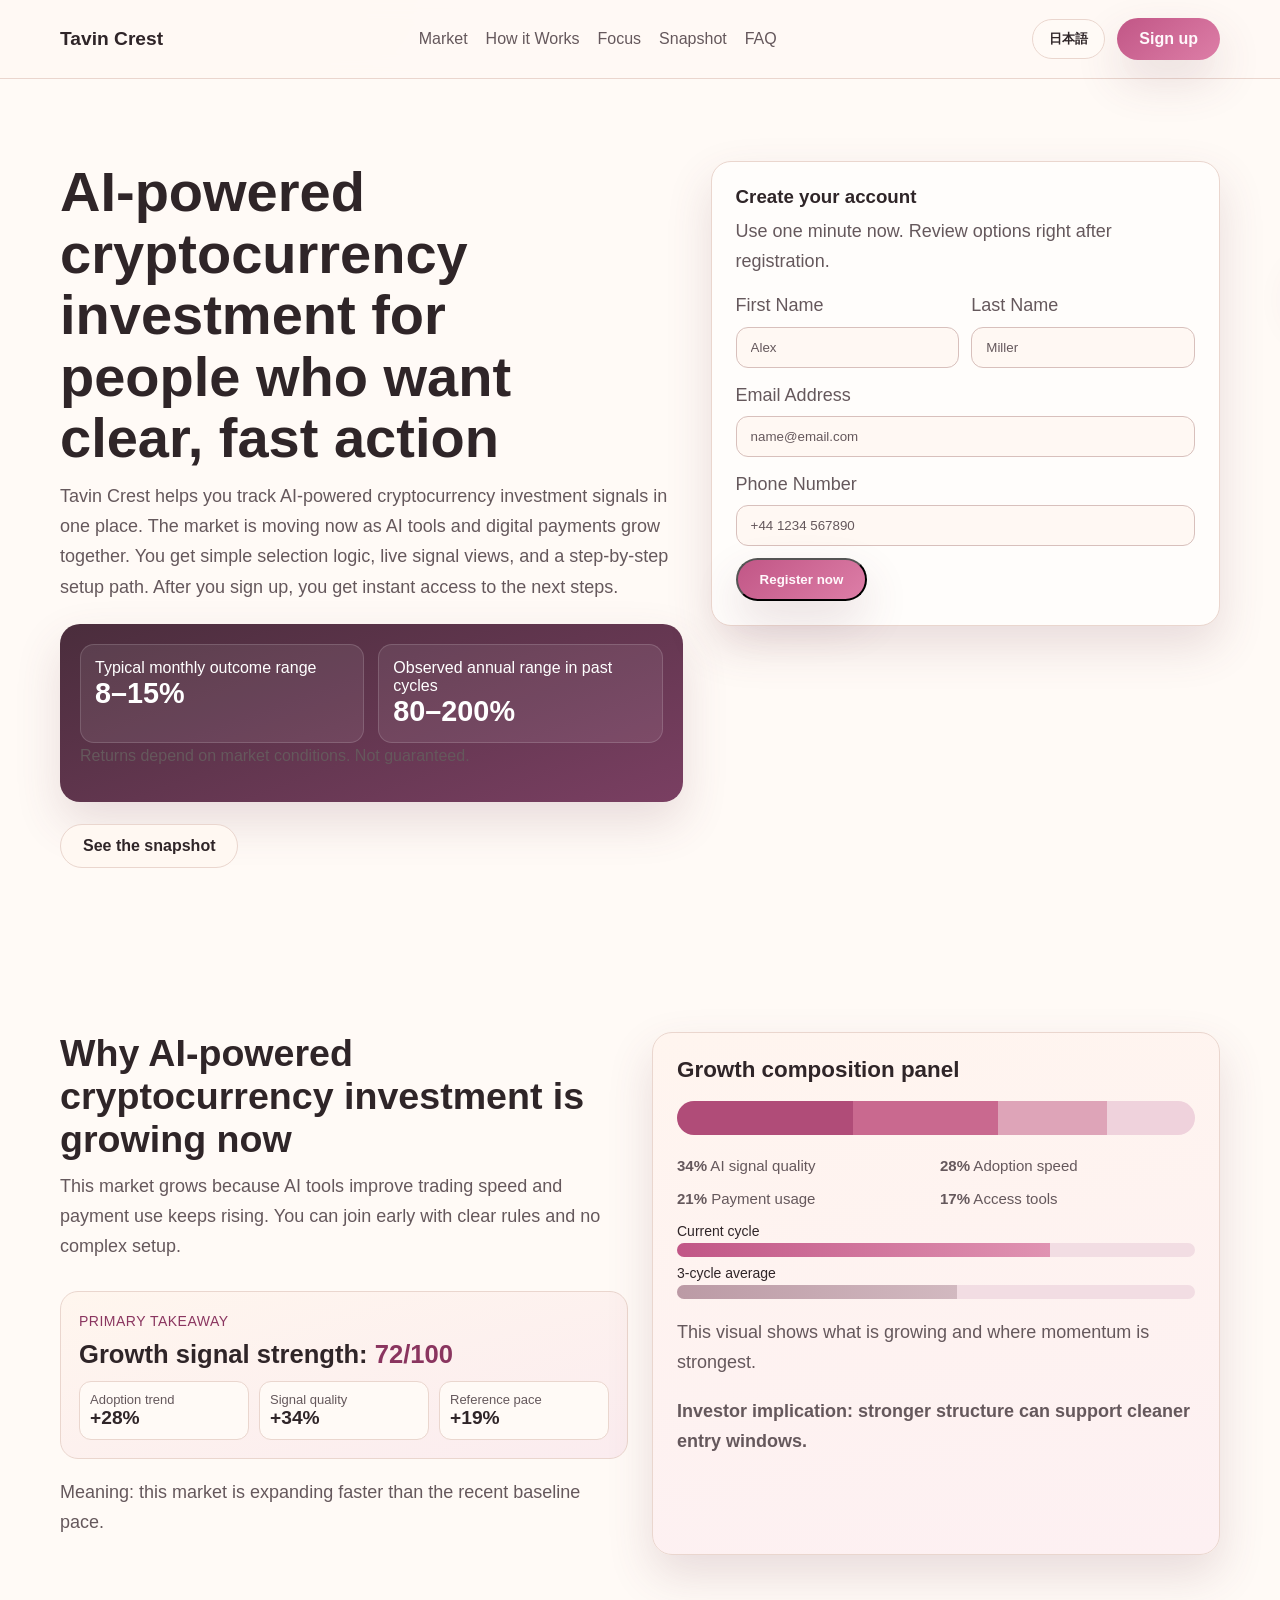
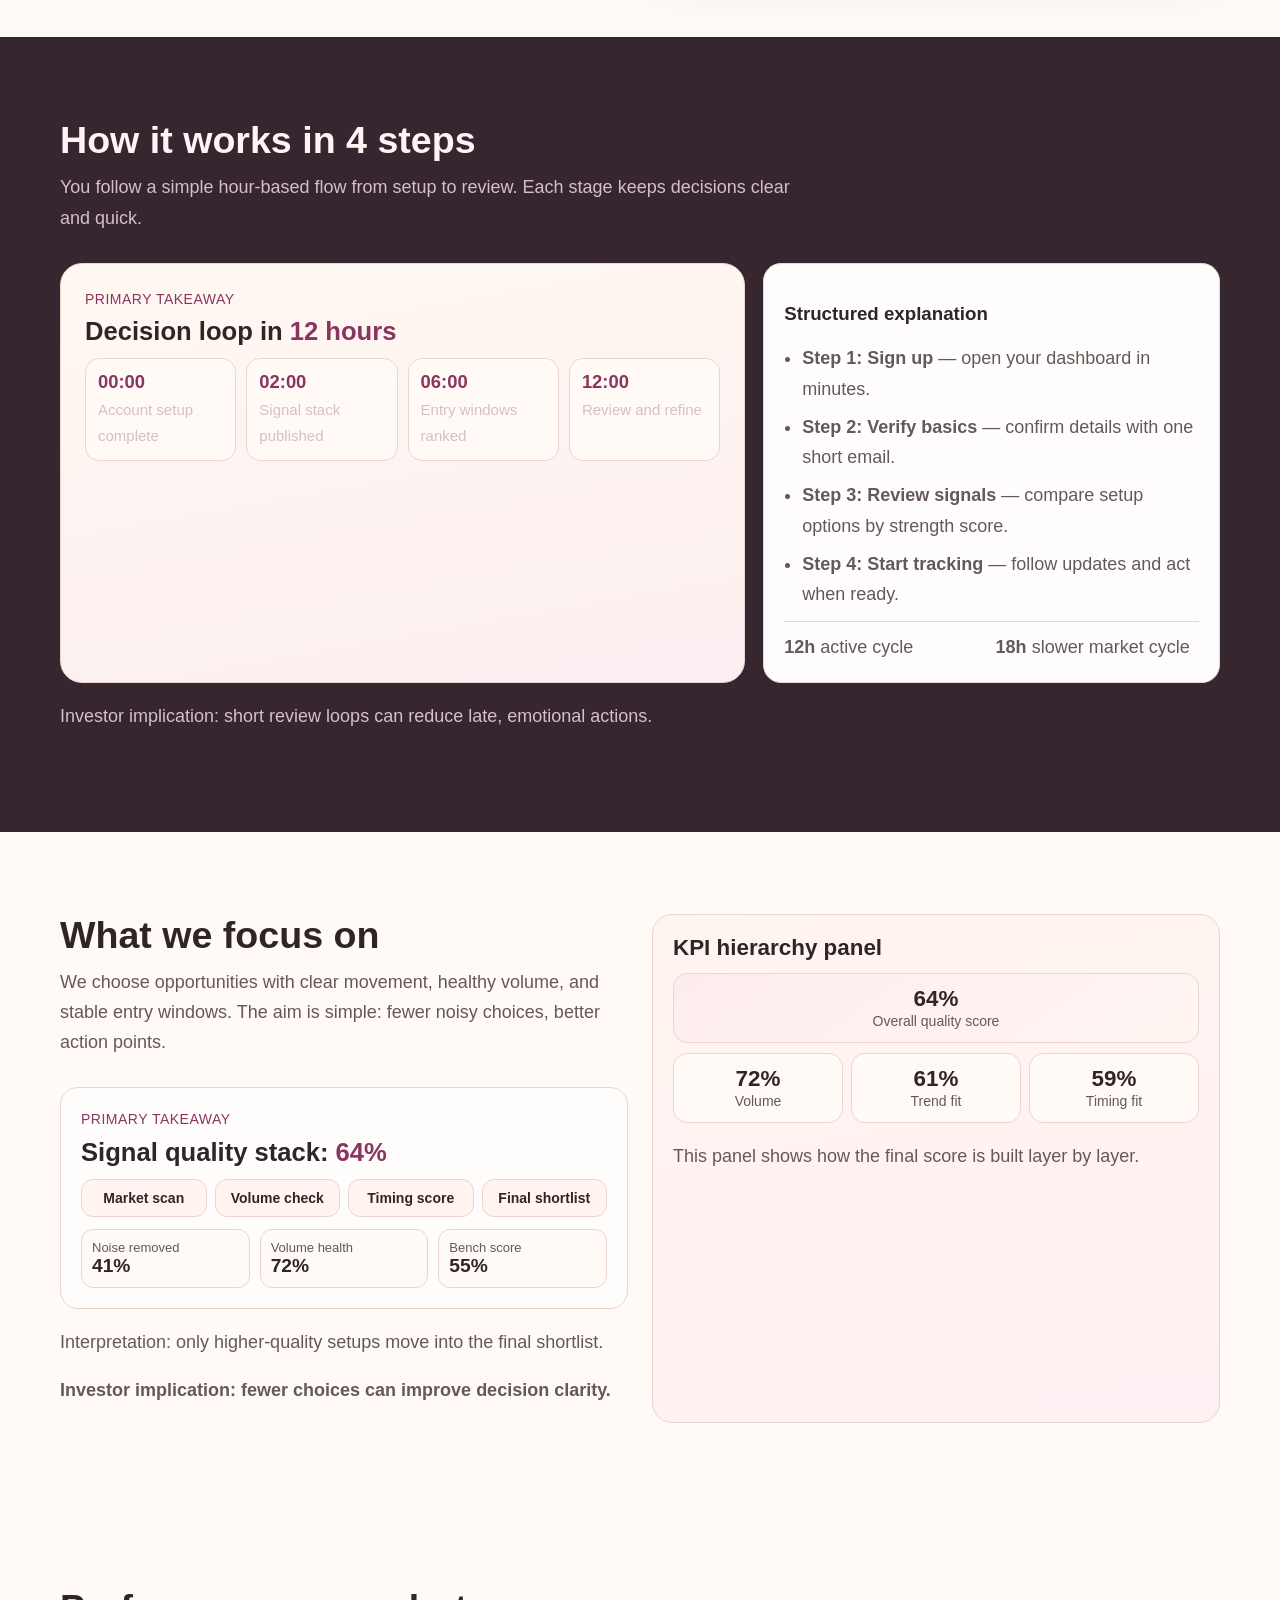
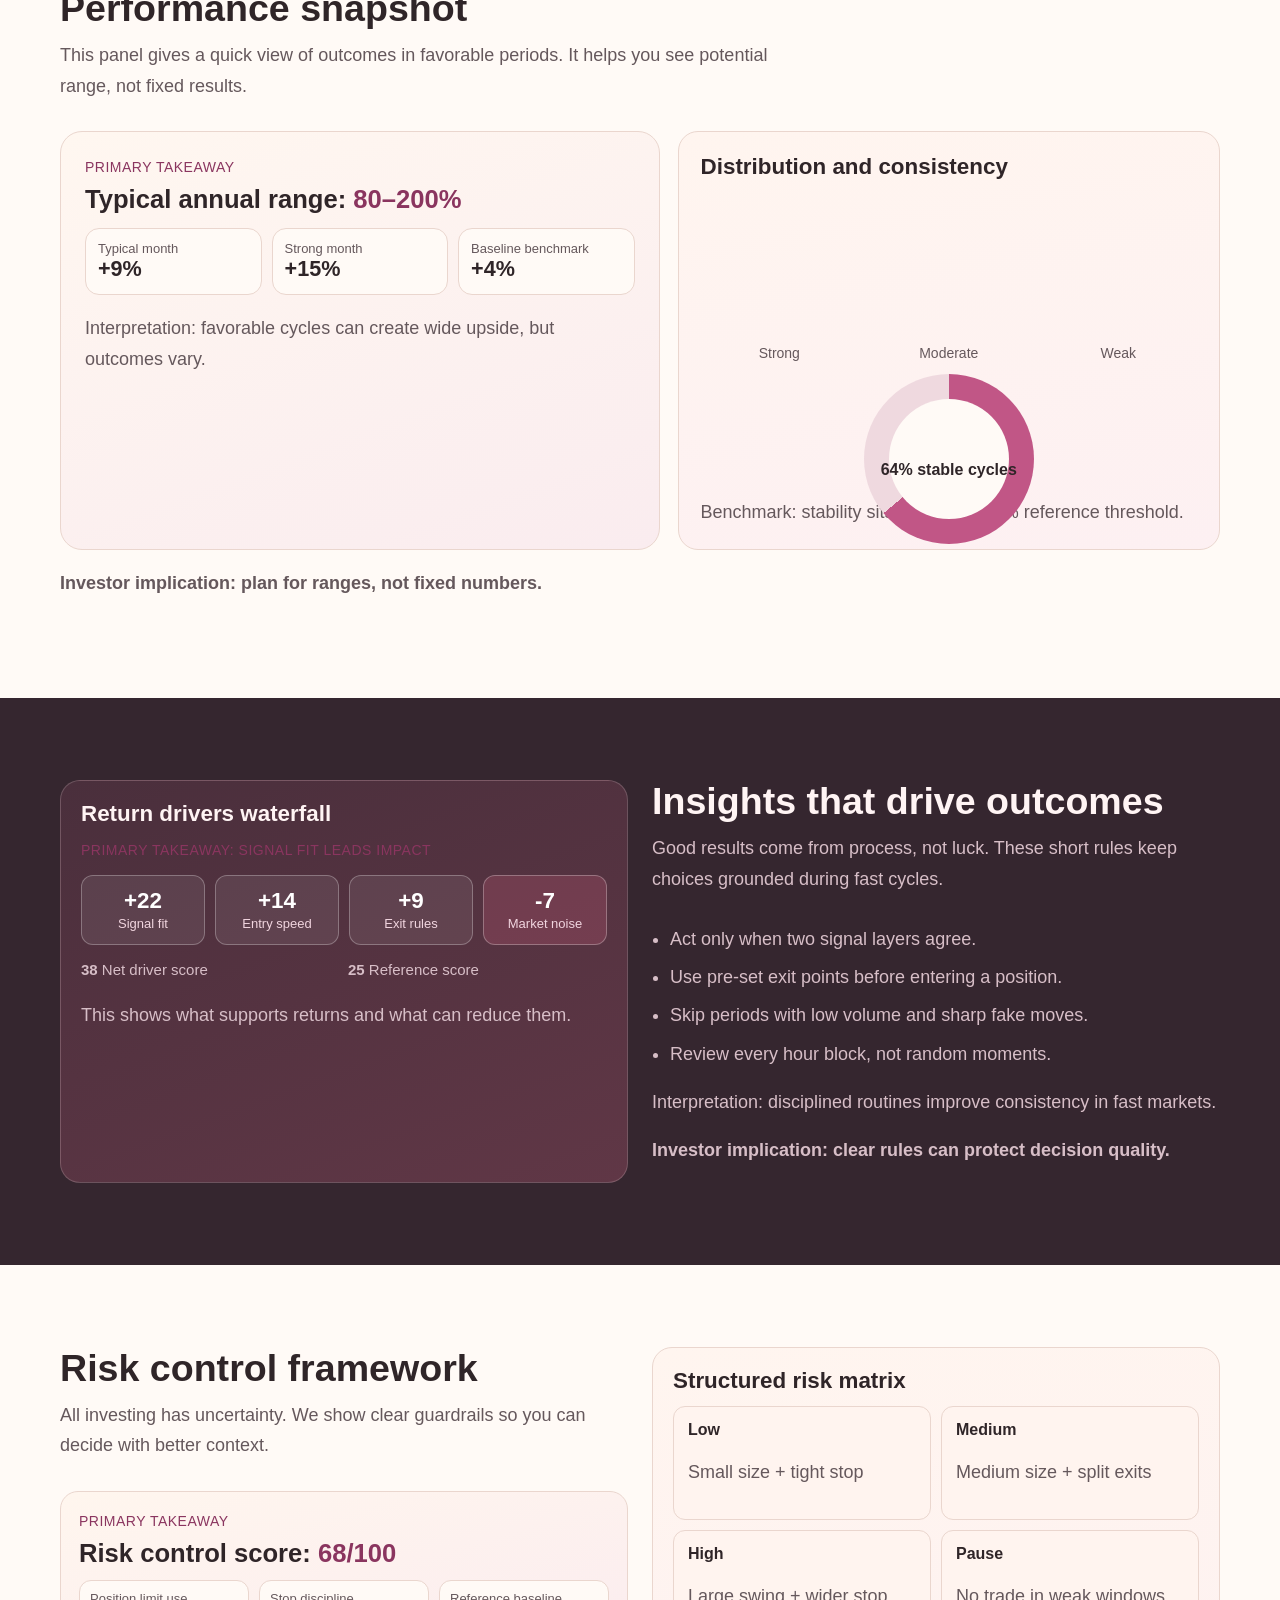
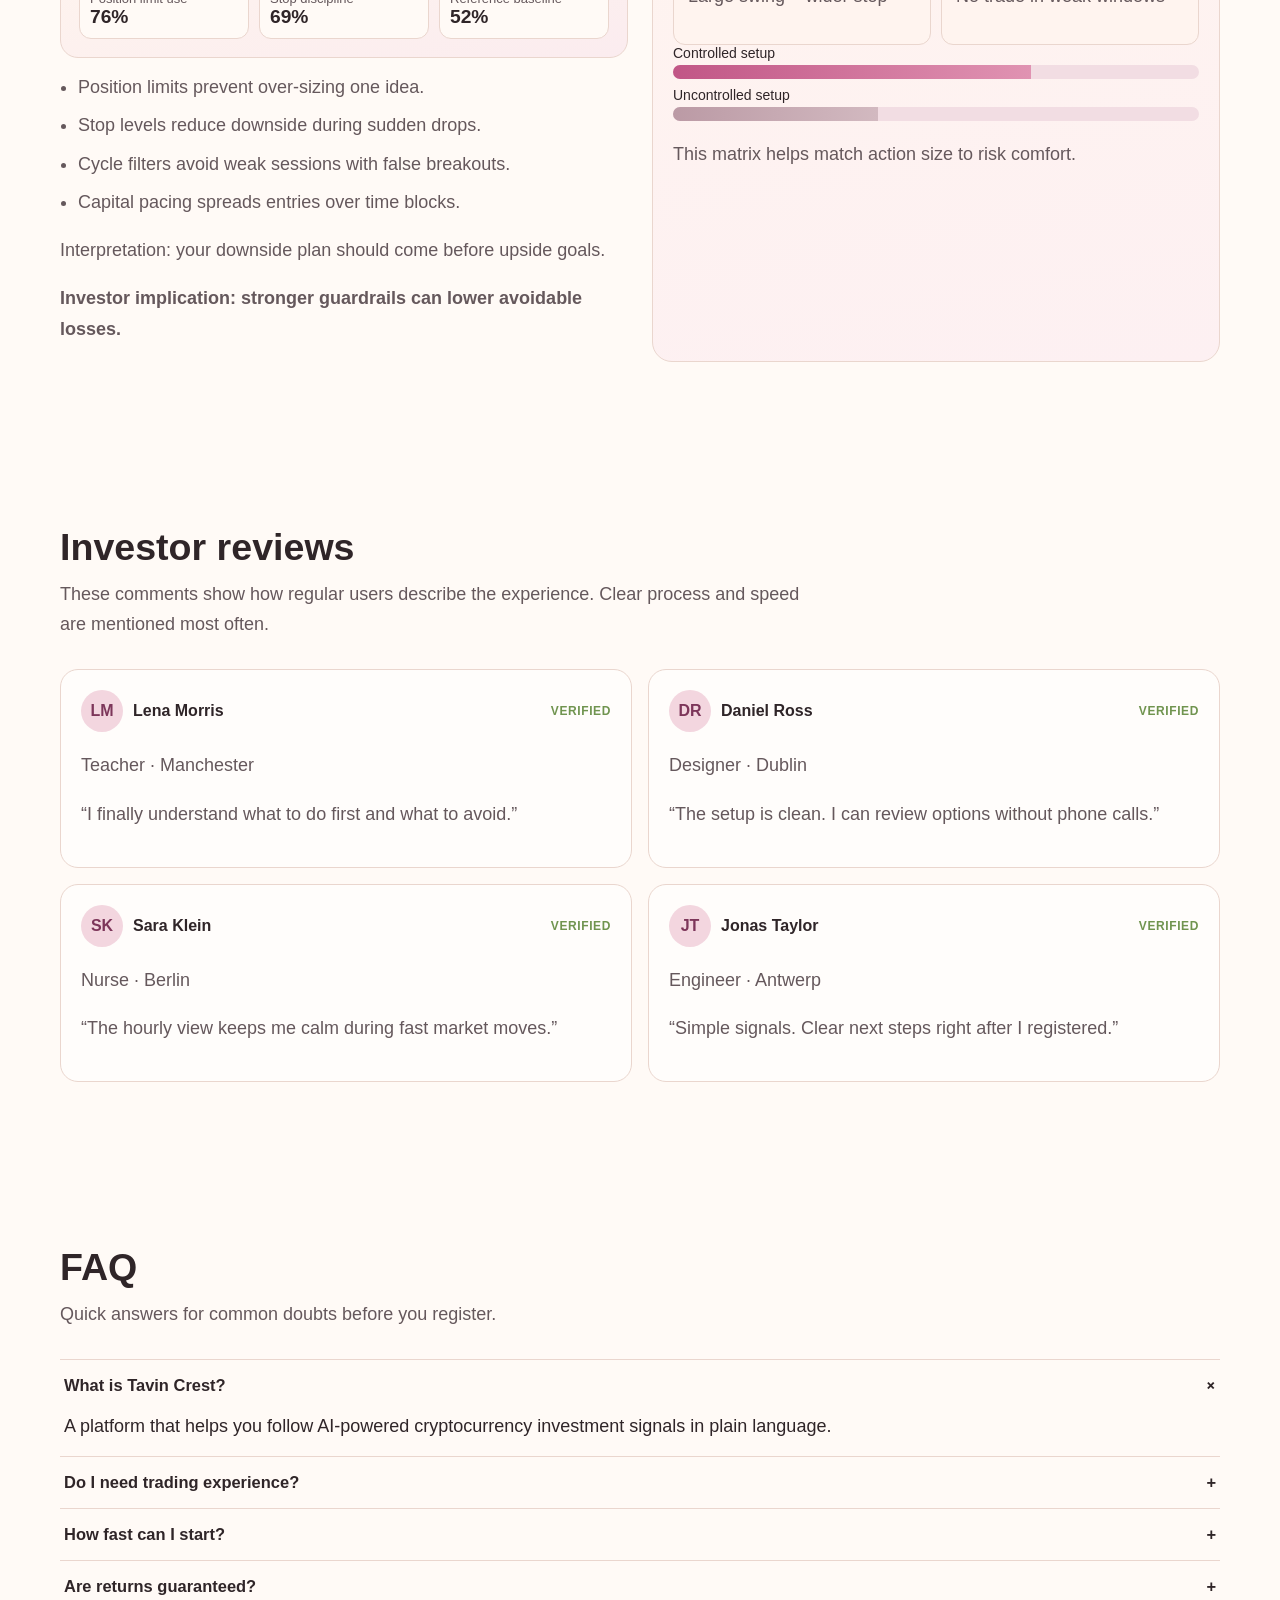
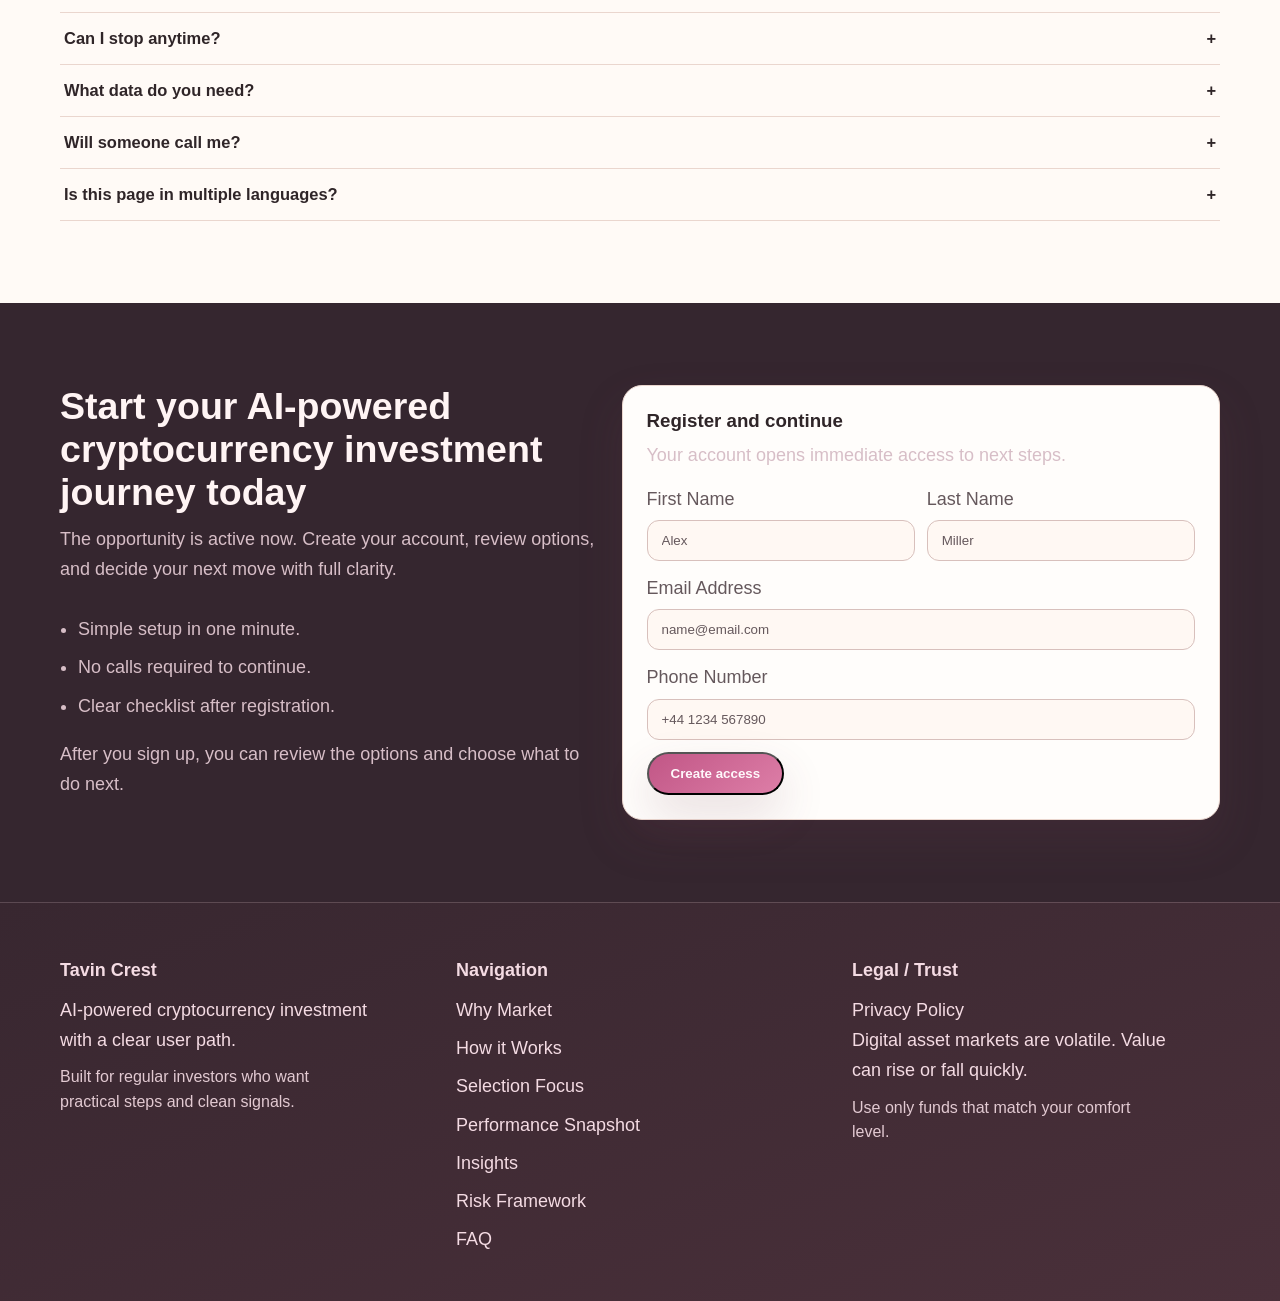
<file: jp/index.html>
<!doctype html>
<html lang="en">
<head>
  <meta charset="UTF-8">
  <meta name="viewport" content="width=device-width,initial-scale=1">
  <title>Tavin Crest JP | AI-Powered Cryptocurrency Investment Overview</title>
  <meta name="description" content="Conversion-focused AI-powered cryptocurrency investment page with simple copy and structured proof points.">
  <link rel="canonical" href="https://tavincrest.com/jp/">
  <link rel="alternate" hreflang="en" href="https://tavincrest.com/">
  <link rel="alternate" hreflang="de" href="https://tavincrest.com/de/">
  <link rel="alternate" hreflang="fr" href="https://tavincrest.com/fr/">
  <link rel="alternate" hreflang="es" href="https://tavincrest.com/es/">
  <link rel="alternate" hreflang="it" href="https://tavincrest.com/it/">
  <link rel="alternate" hreflang="tr" href="https://tavincrest.com/tr/">
  <link rel="alternate" hreflang="pt" href="https://tavincrest.com/pt/">
  <link rel="alternate" hreflang="ja" href="https://tavincrest.com/jp/">
  <link rel="alternate" hreflang="sk" href="https://tavincrest.com/sk/">
  <link rel="alternate" hreflang="nl-BE" href="https://tavincrest.com/be/">
  <link rel="alternate" hreflang="x-default" href="https://tavincrest.com/">
  <meta property="og:type" content="website">
  <meta property="og:title" content="Tavin Crest 日本語 page | AI-powered cryptocurrency investment">
  <meta property="og:description" content="Conversion-focused AI-powered cryptocurrency investment page with simple copy and structured proof points.">
  <meta property="og:url" content="https://tavincrest.com/jp/">
  <meta property="og:site_name" content="Tavin Crest">
  <meta name="twitter:card" content="summary_large_image">
  <meta name="twitter:title" content="Tavin Crest 日本語 page | AI-powered cryptocurrency investment">
  <meta name="twitter:description" content="Conversion-focused AI-powered cryptocurrency investment page with simple copy and structured proof points.">
  <link rel="stylesheet" href="../assets/style.css">
  <script defer src="../assets/app.js"></script>
</head>
<body>
<header class="site-header">
  <div class="container nav-wrap">
    <a href="../index.html" class="brand">Tavin Crest</a>
    <nav class="nav-center" aria-label="Primary">
      <a href="#market">Market</a><a href="#model">How it Works</a><a href="#focus">Focus</a><a href="#metrics">Snapshot</a><a href="#faq">FAQ</a>
    </nav>
    <div class="right-zone">
      <div class="lang-dropdown">
        <button class="lang-toggle" data-lang-toggle aria-expanded="false">日本語</button>
        <div class="lang-menu" data-lang-menu>
          <a href="../index.html"><svg viewBox="0 0 60 40" class="flag" aria-hidden="true"><rect width="60" height="40" fill="#012169"/><path d="M0 0l60 40M60 0L0 40" stroke="#fff" stroke-width="8"/><path d="M0 0l60 40M60 0L0 40" stroke="#C8102E" stroke-width="4"/><path d="M30 0v40M0 20h60" stroke="#fff" stroke-width="12"/><path d="M30 0v40M0 20h60" stroke="#C8102E" stroke-width="6"/></svg><span>English</span></a>
          <a href="../de/index.html"><svg viewBox="0 0 3 2" class="flag"><rect width="3" height="2" fill="#ffce00"/><rect width="3" height="1.33" fill="#dd0000"/><rect width="3" height="0.66" fill="#000"/></svg><span>Deutsch</span></a>
          <a href="../fr/index.html"><svg viewBox="0 0 3 2" class="flag"><rect width="1" height="2" fill="#0055A4"/><rect x="1" width="1" height="2" fill="#fff"/><rect x="2" width="1" height="2" fill="#EF4135"/></svg><span>Français</span></a>
          <a href="../es/index.html"><svg viewBox="0 0 3 2" class="flag"><rect width="3" height="2" fill="#AA151B"/><rect y="0.5" width="3" height="1" fill="#F1BF00"/></svg><span>Español</span></a>
          <a href="../it/index.html"><svg viewBox="0 0 3 2" class="flag"><rect width="1" height="2" fill="#009246"/><rect x="1" width="1" height="2" fill="#fff"/><rect x="2" width="1" height="2" fill="#CE2B37"/></svg><span>Italiano</span></a>
          <a href="../tr/index.html"><svg viewBox="0 0 60 40" class="flag"><rect width="60" height="40" fill="#E30A17"/><circle cx="24" cy="20" r="9" fill="#fff"/><circle cx="27" cy="20" r="7" fill="#E30A17"/><polygon points="34,20 42,16 42,24" fill="#fff"/></svg><span>Türkçe</span></a>
          <a href="../pt/index.html"><svg viewBox="0 0 3 2" class="flag"><rect width="1.2" height="2" fill="#006600"/><rect x="1.2" width="1.8" height="2" fill="#FF0000"/></svg><span>Português</span></a>
          <a href="../jp/index.html"><svg viewBox="0 0 3 2" class="flag"><rect width="3" height="2" fill="#fff"/><circle cx="1.5" cy="1" r="0.48" fill="#bc002d"/></svg><span>日本語</span></a>
          <a href="../sk/index.html"><svg viewBox="0 0 60 40" class="flag"><rect width="60" height="40" fill="#ee1c25"/><rect width="60" height="26.6" fill="#0b4ea2"/><rect width="60" height="13.3" fill="#fff"/><path d="M17 8h13c2 0 3 1 3 3v10c0 6-5 10-9.5 12C19 31 14 27 14 21V11c0-2 1-3 3-3z" fill="#fff" stroke="#0b4ea2" stroke-width="1.2"/><path d="M20 12h7v4h4v4h-4v4h-7v-4h-4v-4h4z" fill="#ee1c25"/><path d="M20 26c2 2 5 3 7 3s5-1 7-3" stroke="#0b4ea2" stroke-width="1.4" fill="none"/></svg><span>Slovak</span></a>
          <a href="../be/index.html"><svg viewBox="0 0 3 2" class="flag"><rect width="1" height="2" fill="#000"/><rect x="1" width="1" height="2" fill="#FFD90C"/><rect x="2" width="1" height="2" fill="#EF3340"/></svg><span>Nederlands (BE)</span></a>
        </div>
      </div>
      <a class="btn" href="#signup">Sign up</a>
      <button class="mobile-toggle" data-open-drawer aria-label="Open navigation" aria-expanded="false" aria-controls="mobile-drawer">☰</button>
    </div>
  </div>
</header>

<div class="mobile-drawer" data-mobile-drawer id="mobile-drawer" aria-hidden="true">
  <div class="drawer-overlay" data-drawer-overlay></div>
  <aside class="drawer-panel" aria-label="Mobile navigation">
    <div class="drawer-head">
      <strong>Tavin Crest</strong>
      <button data-close-drawer aria-label="Close navigation">✕</button>
    </div>
    <nav class="drawer-nav">
      <a href="#market">Market</a><a href="#model">How it Works</a><a href="#focus">Focus</a><a href="#metrics">Snapshot</a><a href="#faq">FAQ</a>
    </nav>
    <div class="lang-dropdown">
      <button class="lang-toggle" data-lang-toggle aria-expanded="false">日本語</button>
      <div class="lang-menu" data-lang-menu><a href="../index.html"><svg viewBox="0 0 60 40" class="flag" aria-hidden="true"><rect width="60" height="40" fill="#012169"/><path d="M0 0l60 40M60 0L0 40" stroke="#fff" stroke-width="8"/><path d="M0 0l60 40M60 0L0 40" stroke="#C8102E" stroke-width="4"/><path d="M30 0v40M0 20h60" stroke="#fff" stroke-width="12"/><path d="M30 0v40M0 20h60" stroke="#C8102E" stroke-width="6"/></svg><span>English</span></a>
          <a href="../de/index.html"><svg viewBox="0 0 3 2" class="flag"><rect width="3" height="2" fill="#ffce00"/><rect width="3" height="1.33" fill="#dd0000"/><rect width="3" height="0.66" fill="#000"/></svg><span>Deutsch</span></a>
          <a href="../fr/index.html"><svg viewBox="0 0 3 2" class="flag"><rect width="1" height="2" fill="#0055A4"/><rect x="1" width="1" height="2" fill="#fff"/><rect x="2" width="1" height="2" fill="#EF4135"/></svg><span>Français</span></a>
          <a href="../es/index.html"><svg viewBox="0 0 3 2" class="flag"><rect width="3" height="2" fill="#AA151B"/><rect y="0.5" width="3" height="1" fill="#F1BF00"/></svg><span>Español</span></a>
          <a href="../it/index.html"><svg viewBox="0 0 3 2" class="flag"><rect width="1" height="2" fill="#009246"/><rect x="1" width="1" height="2" fill="#fff"/><rect x="2" width="1" height="2" fill="#CE2B37"/></svg><span>Italiano</span></a>
          <a href="../tr/index.html"><svg viewBox="0 0 60 40" class="flag"><rect width="60" height="40" fill="#E30A17"/><circle cx="24" cy="20" r="9" fill="#fff"/><circle cx="27" cy="20" r="7" fill="#E30A17"/><polygon points="34,20 42,16 42,24" fill="#fff"/></svg><span>Türkçe</span></a>
          <a href="../pt/index.html"><svg viewBox="0 0 3 2" class="flag"><rect width="1.2" height="2" fill="#006600"/><rect x="1.2" width="1.8" height="2" fill="#FF0000"/></svg><span>Português</span></a>
          <a href="../jp/index.html"><svg viewBox="0 0 3 2" class="flag"><rect width="3" height="2" fill="#fff"/><circle cx="1.5" cy="1" r="0.48" fill="#bc002d"/></svg><span>日本語</span></a>
          <a href="../sk/index.html"><svg viewBox="0 0 60 40" class="flag"><rect width="60" height="40" fill="#ee1c25"/><rect width="60" height="26.6" fill="#0b4ea2"/><rect width="60" height="13.3" fill="#fff"/><path d="M17 8h13c2 0 3 1 3 3v10c0 6-5 10-9.5 12C19 31 14 27 14 21V11c0-2 1-3 3-3z" fill="#fff" stroke="#0b4ea2" stroke-width="1.2"/><path d="M20 12h7v4h4v4h-4v4h-7v-4h-4v-4h4z" fill="#ee1c25"/><path d="M20 26c2 2 5 3 7 3s5-1 7-3" stroke="#0b4ea2" stroke-width="1.4" fill="none"/></svg><span>Slovak</span></a>
          <a href="../be/index.html"><svg viewBox="0 0 3 2" class="flag"><rect width="1" height="2" fill="#000"/><rect x="1" width="1" height="2" fill="#FFD90C"/><rect x="2" width="1" height="2" fill="#EF3340"/></svg><span>Nederlands (BE)</span></a></div>
    </div>
    <a class="btn" href="#signup">Sign up</a>
  </aside>
</div>

<main>
<section class="section light hero">
  <div class="container hero-grid">
    <div class="reveal">
      <h1>AI-powered cryptocurrency investment for people who want clear, fast action</h1>
      <p>Tavin Crest helps you track AI-powered cryptocurrency investment signals in one place. The market is moving now as AI tools and digital payments grow together. You get simple selection logic, live signal views, and a step-by-step setup path. After you sign up, you get instant access to the next steps.</p>
      <div class="performance-block" aria-label="Performance range">
        <div class="perf-grid">
          <div class="perf-item"><span>Typical monthly outcome range</span><strong>8–15%</strong></div>
          <div class="perf-item"><span>Observed annual range in past cycles</span><strong>80–200%</strong></div>
        </div>
        <p class="perf-note">Returns depend on market conditions. Not guaranteed.</p>
      </div>
      <a class="btn-outline" href="#metrics">See the snapshot</a>
    </div>
    <form class="form-card reveal" id="signup" aria-label="Sign up form">
      <h3 class="form-title">Create your account</h3>
      <p class="form-sub">Use one minute now. Review options right after registration.</p>
      <div class="form-row">
        <div class="form-field"><label for="first">First Name</label><input id="first" placeholder="Alex" required></div>
        <div class="form-field"><label for="last">Last Name</label><input id="last" placeholder="Miller" required></div>
      </div>
      <div class="form-field"><label for="email">Email Address</label><input id="email" type="email" placeholder="name@email.com" required></div>
      <div class="form-field"><label for="phone">Phone Number</label><input id="phone" type="tel" placeholder="+44 1234 567890" required></div>
      <button class="btn" type="submit">Register now</button>
    </form>
  </div>
</section>

<section id="market" class="section light">
  <div class="container two-col market-split">
    <div class="reveal">
      <div class="section-header"><h2>Why AI-powered cryptocurrency investment is growing now</h2><p>This market grows because AI tools improve trading speed and payment use keeps rising. You can join early with clear rules and no complex setup.</p></div>
      <div class="feature-panel">
        <p class="panel-kicker">Primary takeaway</p>
        <h3>Growth signal strength: <span>72/100</span></h3>
        <div class="panel-metrics">
          <div><small>Adoption trend</small><strong>+28%</strong></div>
          <div><small>Signal quality</small><strong>+34%</strong></div>
          <div><small>Reference pace</small><strong>+19%</strong></div>
        </div>
      </div>
      <p>Meaning: this market is expanding faster than the recent baseline pace.</p>
    </div>
    <div class="visual feature-visual reveal">
      <h3>Growth composition panel</h3>
      <div class="stacked-bar stacked-lg"><span class="seg-a"></span><span class="seg-b"></span><span class="seg-c"></span><span class="seg-d"></span></div>
      <div class="legend-grid">
        <p><strong>34%</strong> AI signal quality</p>
        <p><strong>28%</strong> Adoption speed</p>
        <p><strong>21%</strong> Payment usage</p>
        <p><strong>17%</strong> Access tools</p>
      </div>
      <div class="dual-bars">
        <div><span>Current cycle</span><div class="bar"><i style="width:72%"></i></div></div>
        <div><span>3-cycle average</span><div class="bar muted"><i style="width:54%"></i></div></div>
      </div>
      <p>This visual shows what is growing and where momentum is strongest.</p>
      <p class="investor-line">Investor implication: stronger structure can support cleaner entry windows.</p>
    </div>
  </div>
</section>

<section id="model" class="section dark">
  <div class="container">
    <div class="section-header reveal"><h2>How it works in 4 steps</h2><p>You follow a simple hour-based flow from setup to review. Each stage keeps decisions clear and quick.</p></div>
    <div class="model-feature reveal">
      <div class="model-main">
        <p class="panel-kicker">Primary takeaway</p>
        <h3>Decision loop in <span>12 hours</span></h3>
        <div class="time-ruler">
          <div class="ruler-step"><strong>00:00</strong><p>Account setup complete</p></div>
          <div class="ruler-step"><strong>02:00</strong><p>Signal stack published</p></div>
          <div class="ruler-step"><strong>06:00</strong><p>Entry windows ranked</p></div>
          <div class="ruler-step"><strong>12:00</strong><p>Review and refine</p></div>
        </div>
      </div>
      <div class="model-side card">
        <h3>Structured explanation</h3>
        <ul class="bullet-list">
          <li><strong>Step 1: Sign up</strong> — open your dashboard in minutes.</li>
          <li><strong>Step 2: Verify basics</strong> — confirm details with one short email.</li>
          <li><strong>Step 3: Review signals</strong> — compare setup options by strength score.</li>
          <li><strong>Step 4: Start tracking</strong> — follow updates and act when ready.</li>
        </ul>
        <div class="mini-benchmark"><p><strong>12h</strong> active cycle</p><p><strong>18h</strong> slower market cycle</p></div>
      </div>
    </div>
    <p class="reveal">Investor implication: short review loops can reduce late, emotional actions.</p>
  </div>
</section>

<section id="focus" class="section light">
  <div class="container two-col">
    <div class="reveal">
      <div class="section-header"><h2>What we focus on</h2><p>We choose opportunities with clear movement, healthy volume, and stable entry windows. The aim is simple: fewer noisy choices, better action points.</p></div>
      <div class="architecture card">
        <p class="panel-kicker">Primary takeaway</p>
        <h3>Signal quality stack: <span>64%</span></h3>
        <div class="arch-flow">
          <div class="node">Market scan</div>
          <div class="node">Volume check</div>
          <div class="node">Timing score</div>
          <div class="node">Final shortlist</div>
        </div>
        <div class="panel-metrics">
          <div><small>Noise removed</small><strong>41%</strong></div>
          <div><small>Volume health</small><strong>72%</strong></div>
          <div><small>Bench score</small><strong>55%</strong></div>
        </div>
      </div>
      <p>Interpretation: only higher-quality setups move into the final shortlist.</p>
      <p class="investor-line">Investor implication: fewer choices can improve decision clarity.</p>
    </div>
    <div class="visual reveal">
      <h3>KPI hierarchy panel</h3>
      <div class="hierarchy">
        <div class="tier tier-top"><strong>64%</strong><span>Overall quality score</span></div>
        <div class="tier-row">
          <div class="tier"><strong>72%</strong><span>Volume</span></div>
          <div class="tier"><strong>61%</strong><span>Trend fit</span></div>
          <div class="tier"><strong>59%</strong><span>Timing fit</span></div>
        </div>
      </div>
      <p>This panel shows how the final score is built layer by layer.</p>
    </div>
  </div>
</section>

<section id="metrics" class="section light">
  <div class="container">
    <div class="section-header reveal"><h2>Performance snapshot</h2><p>This panel gives a quick view of outcomes in favorable periods. It helps you see potential range, not fixed results.</p></div>
    <div class="metrics-feature reveal">
      <div class="metrics-left">
        <p class="panel-kicker">Primary takeaway</p>
        <h3>Typical annual range: <span>80–200%</span></h3>
        <div class="split-panel">
          <div class="split-col"><small>Typical month</small><strong>+9%</strong></div>
          <div class="split-col"><small>Strong month</small><strong>+15%</strong></div>
          <div class="split-col"><small>Baseline benchmark</small><strong>+4%</strong></div>
        </div>
        <p>Interpretation: favorable cycles can create wide upside, but outcomes vary.</p>
      </div>
      <div class="metrics-right visual">
        <h3>Distribution and consistency</h3>
        <div class="bars-vertical">
          <div><i style="height:80%"></i><span>Strong</span></div>
          <div><i style="height:58%"></i><span>Moderate</span></div>
          <div><i style="height:32%"></i><span>Weak</span></div>
        </div>
        <div class="ring-wrap">
          <div class="ring"></div>
          <div class="ring-label">64% stable cycles</div>
        </div>
        <p>Benchmark: stability sits above the 50% reference threshold.</p>
      </div>
    </div>
    <p class="reveal investor-line">Investor implication: plan for ranges, not fixed numbers.</p>
  </div>
</section>

<section id="insights" class="section dark">
  <div class="container two-col">
    <div class="visual reveal feature-visual-dark">
      <h3>Return drivers waterfall</h3>
      <p class="panel-kicker">Primary takeaway: signal fit leads impact</p>
      <div class="waterfall">
        <div class="wf-item pos"><span>+22</span><small>Signal fit</small></div>
        <div class="wf-item pos"><span>+14</span><small>Entry speed</small></div>
        <div class="wf-item pos"><span>+9</span><small>Exit rules</small></div>
        <div class="wf-item neg"><span>-7</span><small>Market noise</small></div>
      </div>
      <div class="legend-grid">
        <p><strong>38</strong> Net driver score</p>
        <p><strong>25</strong> Reference score</p>
      </div>
      <p>This shows what supports returns and what can reduce them.</p>
    </div>
    <div class="reveal">
      <div class="section-header"><h2>Insights that drive outcomes</h2><p>Good results come from process, not luck. These short rules keep choices grounded during fast cycles.</p></div>
      <ul class="bullet-list">
        <li>Act only when two signal layers agree.</li>
        <li>Use pre-set exit points before entering a position.</li>
        <li>Skip periods with low volume and sharp fake moves.</li>
        <li>Review every hour block, not random moments.</li>
      </ul>
      <p>Interpretation: disciplined routines improve consistency in fast markets.</p>
      <p class="investor-line">Investor implication: clear rules can protect decision quality.</p>
    </div>
  </div>
</section>

<section id="risk" class="section light">
  <div class="container two-col">
    <div class="reveal">
      <div class="section-header"><h2>Risk control framework</h2><p>All investing has uncertainty. We show clear guardrails so you can decide with better context.</p></div>
      <div class="feature-panel">
        <p class="panel-kicker">Primary takeaway</p>
        <h3>Risk control score: <span>68/100</span></h3>
        <div class="panel-metrics">
          <div><small>Position limit use</small><strong>76%</strong></div>
          <div><small>Stop discipline</small><strong>69%</strong></div>
          <div><small>Reference baseline</small><strong>52%</strong></div>
        </div>
      </div>
      <ul class="bullet-list">
        <li>Position limits prevent over-sizing one idea.</li>
        <li>Stop levels reduce downside during sudden drops.</li>
        <li>Cycle filters avoid weak sessions with false breakouts.</li>
        <li>Capital pacing spreads entries over time blocks.</li>
      </ul>
      <p>Interpretation: your downside plan should come before upside goals.</p>
      <p class="investor-line">Investor implication: stronger guardrails can lower avoidable losses.</p>
    </div>
    <div class="visual reveal">
      <h3>Structured risk matrix</h3>
      <div class="matrix matrix-strong">
        <div class="cell"><strong>Low</strong><p>Small size + tight stop</p></div>
        <div class="cell"><strong>Medium</strong><p>Medium size + split exits</p></div>
        <div class="cell"><strong>High</strong><p>Large swing + wider stop</p></div>
        <div class="cell"><strong>Pause</strong><p>No trade in weak windows</p></div>
      </div>
      <div class="dual-bars">
        <div><span>Controlled setup</span><div class="bar"><i style="width:68%"></i></div></div>
        <div><span>Uncontrolled setup</span><div class="bar muted"><i style="width:39%"></i></div></div>
      </div>
      <p>This matrix helps match action size to risk comfort.</p>
    </div>
  </div>
</section>

<section id="reviews" class="section light">
  <div class="container">
    <div class="section-header reveal"><h2>Investor reviews</h2><p>These comments show how regular users describe the experience. Clear process and speed are mentioned most often.</p></div>
    <div class="reviews reveal">
      <article class="card"><div class="review-top"><div class="avatar">LM</div><strong>Lena Morris</strong><span class="verified">VERIFIED</span></div><p class="muted">Teacher · Manchester</p><p>“I finally understand what to do first and what to avoid.”</p></article>
      <article class="card"><div class="review-top"><div class="avatar">DR</div><strong>Daniel Ross</strong><span class="verified">VERIFIED</span></div><p class="muted">Designer · Dublin</p><p>“The setup is clean. I can review options without phone calls.”</p></article>
      <article class="card"><div class="review-top"><div class="avatar">SK</div><strong>Sara Klein</strong><span class="verified">VERIFIED</span></div><p class="muted">Nurse · Berlin</p><p>“The hourly view keeps me calm during fast market moves.”</p></article>
      <article class="card"><div class="review-top"><div class="avatar">JT</div><strong>Jonas Taylor</strong><span class="verified">VERIFIED</span></div><p class="muted">Engineer · Antwerp</p><p>“Simple signals. Clear next steps right after I registered.”</p></article>
    </div>
  </div>
</section>

<section id="faq" class="section light">
  <div class="container">
    <div class="section-header reveal"><h2>FAQ</h2><p>Quick answers for common doubts before you register.</p></div>
    <div class="reveal">
      <div class="faq-item open"><button class="faq-q">What is Tavin Crest?<span>+</span></button><div class="faq-answer">A platform that helps you follow AI-powered cryptocurrency investment signals in plain language.</div></div>
      <div class="faq-item"><button class="faq-q">Do I need trading experience?<span>+</span></button><div class="faq-answer">No. The setup checklist is simple and explains each step clearly.</div></div>
      <div class="faq-item"><button class="faq-q">How fast can I start?<span>+</span></button><div class="faq-answer">Right after registration. You can review options and choose what to do next.</div></div>
      <div class="faq-item"><button class="faq-q">Are returns guaranteed?<span>+</span></button><div class="faq-answer">No. Returns depend on market conditions and can change quickly.</div></div>
      <div class="faq-item"><button class="faq-q">Can I stop anytime?<span>+</span></button><div class="faq-answer">Yes. You stay in control and can pause your activity at any moment.</div></div>
      <div class="faq-item"><button class="faq-q">What data do you need?<span>+</span></button><div class="faq-answer">Only your name, email, and phone number for account setup.</div></div>
      <div class="faq-item"><button class="faq-q">Will someone call me?<span>+</span></button><div class="faq-answer">No call is required. We may send a short email to confirm your details.</div></div>
      <div class="faq-item"><button class="faq-q">Is this page in multiple languages?<span>+</span></button><div class="faq-answer">All pages are in English so every user sees the same message.</div></div>
    </div>
  </div>
</section>

<section class="section dark">
  <div class="container final-wrap">
    <div class="reveal">
      <div class="section-header"><h2>Start your AI-powered cryptocurrency investment journey today</h2><p>The opportunity is active now. Create your account, review options, and decide your next move with full clarity.</p></div>
      <ul class="bullet-list">
        <li>Simple setup in one minute.</li>
        <li>No calls required to continue.</li>
        <li>Clear checklist after registration.</li>
      </ul>
      <p>After you sign up, you can review the options and choose what to do next.</p>
    </div>
    <form class="form-card reveal" aria-label="Final call to action form">
      <h3 class="form-title">Register and continue</h3>
      <p class="form-sub">Your account opens immediate access to next steps.</p>
      <div class="form-row">
        <div class="form-field"><label for="first2">First Name</label><input id="first2" placeholder="Alex" required></div>
        <div class="form-field"><label for="last2">Last Name</label><input id="last2" placeholder="Miller" required></div>
      </div>
      <div class="form-field"><label for="email2">Email Address</label><input id="email2" type="email" placeholder="name@email.com" required></div>
      <div class="form-field"><label for="phone2">Phone Number</label><input id="phone2" type="tel" placeholder="+44 1234 567890" required></div>
      <button class="btn" type="submit">Create access</button>
    </form>
  </div>
</section>
</main>

<footer class="footer">
  <div class="container footer-grid">
    <div class="footer-zone">
      <strong>Tavin Crest</strong>
      <p>AI-powered cryptocurrency investment with a clear user path.</p>
      <p class="footer-micro">Built for regular investors who want practical steps and clean signals.</p>
    </div>
    <div class="footer-zone">
      <strong>Navigation</strong>
      <a href="#market">Why Market</a>
      <a href="#model">How it Works</a>
      <a href="#focus">Selection Focus</a>
      <a href="#metrics">Performance Snapshot</a>
      <a href="#insights">Insights</a>
      <a href="#risk">Risk Framework</a>
      <a href="#faq">FAQ</a>
    </div>
    <div class="footer-zone">
      <strong>Legal / Trust</strong>
      <a href="#" data-open-privacy>Privacy Policy</a>
      <p>Digital asset markets are volatile. Value can rise or fall quickly.</p>
      <p class="footer-micro">Use only funds that match your comfort level.</p>
    </div>
  </div>
</footer>

<div class="privacy-modal" data-privacy-modal>
  <div class="privacy-overlay" data-close-privacy></div>
  <article class="privacy-card" role="dialog" aria-modal="true" aria-label="Privacy Policy">
    <button class="close-top" data-close-privacy aria-label="Close privacy">✕</button>
    <h2>Privacy Policy</h2>
    <h3>Introduction</h3><p>We respect your privacy and explain data use in clear terms.</p>
    <h3>Data collection</h3><p>We collect first name, last name, email address, phone number, and basic device logs.</p>
    <h3>Legal basis</h3><p>We process your data to provide account access and answer required service tasks.</p>
    <h3>Cookies</h3><p>Cookies help us keep sessions secure and improve page performance.</p>
    <h3>Retention</h3><p>We keep data only as long as needed for service delivery and legal obligations.</p>
    <h3>Third-party sharing</h3><p>We share limited data with trusted service providers for hosting, analytics, and email delivery.</p>
    <h3>Security</h3><p>Data is protected with encryption, access controls, and regular monitoring.</p>
    <h3>User rights</h3><p>You can request access, correction, deletion, or restriction of your personal data.</p>
    <h3>International transfers</h3><p>Data may move across regions with safeguards that follow applicable privacy laws.</p>
    <h3>Industry risk disclosure</h3><p>Digital asset markets are volatile. Value can rise or fall quickly and losses are possible.</p>
    <h3>Contact</h3><p>Email: privacy@tavincrest.com</p>
    <button class="close-bottom" data-close-privacy>Close</button>
  </article>
</div>

<script type="application/ld+json">
{"@context":"https://schema.org","@type":"Organization","name":"Tavin Crest","url":"https://tavincrest.com/","logo":"https://tavincrest.com/assets/img/logo.png"}
</script>
<script type="application/ld+json">
{"@context":"https://schema.org","@type":"WebSite","name":"Tavin Crest","url":"https://tavincrest.com/"}
</script>
<script type="application/ld+json">
{"@context":"https://schema.org","@type":"FAQPage","mainEntity":[{"@type":"Question","name":"What is Tavin Crest?","acceptedAnswer":{"@type":"Answer","text":"A platform that helps you follow AI-powered cryptocurrency investment signals in plain language."}},{"@type":"Question","name":"Are returns guaranteed?","acceptedAnswer":{"@type":"Answer","text":"No. Returns depend on market conditions and can change quickly."}}]}
</script>
<script type="application/ld+json">
{"@context":"https://schema.org","@type":"Review","itemReviewed":{"@type":"Organization","name":"Tavin Crest"},"author":{"@type":"Person","name":"Lena Morris"},"reviewBody":"I finally understand what to do first and what to avoid.","reviewRating":{"@type":"Rating","ratingValue":"5","bestRating":"5"}}
</script>
</body>
</html>
</file>
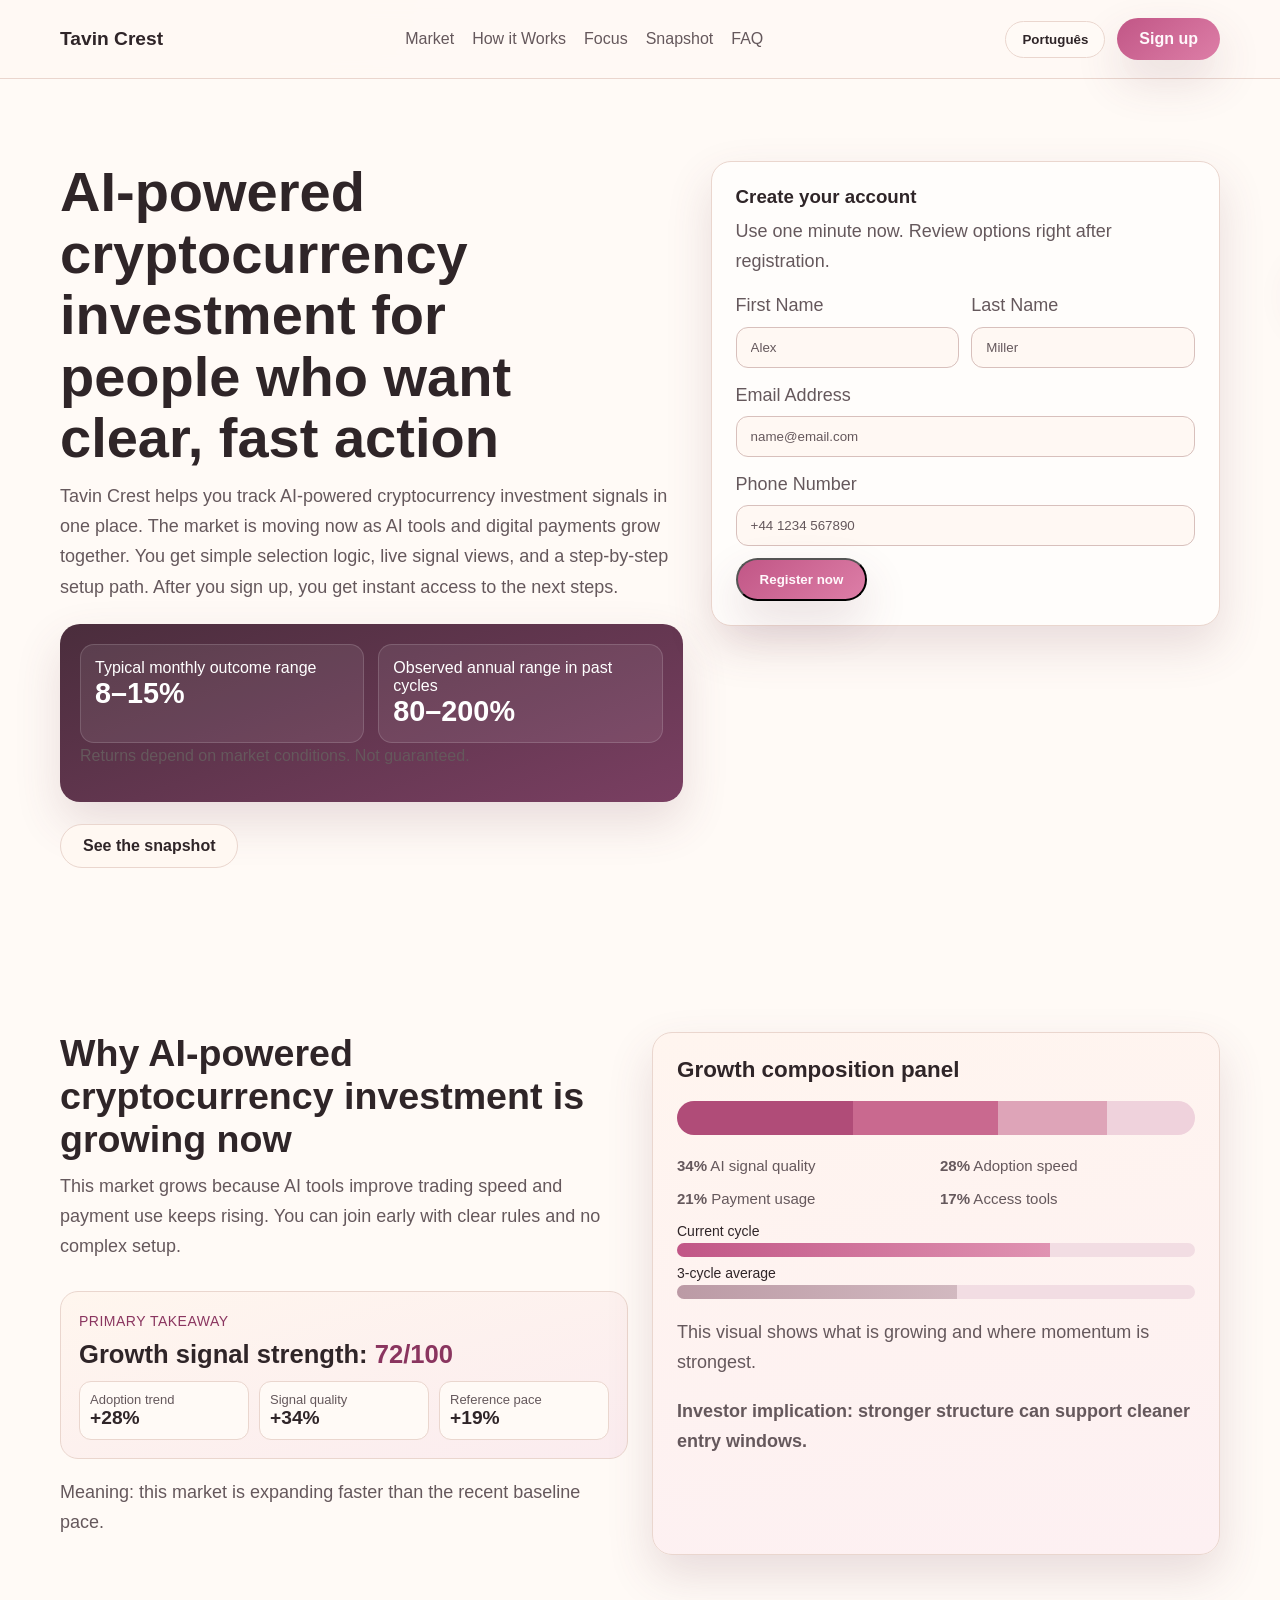
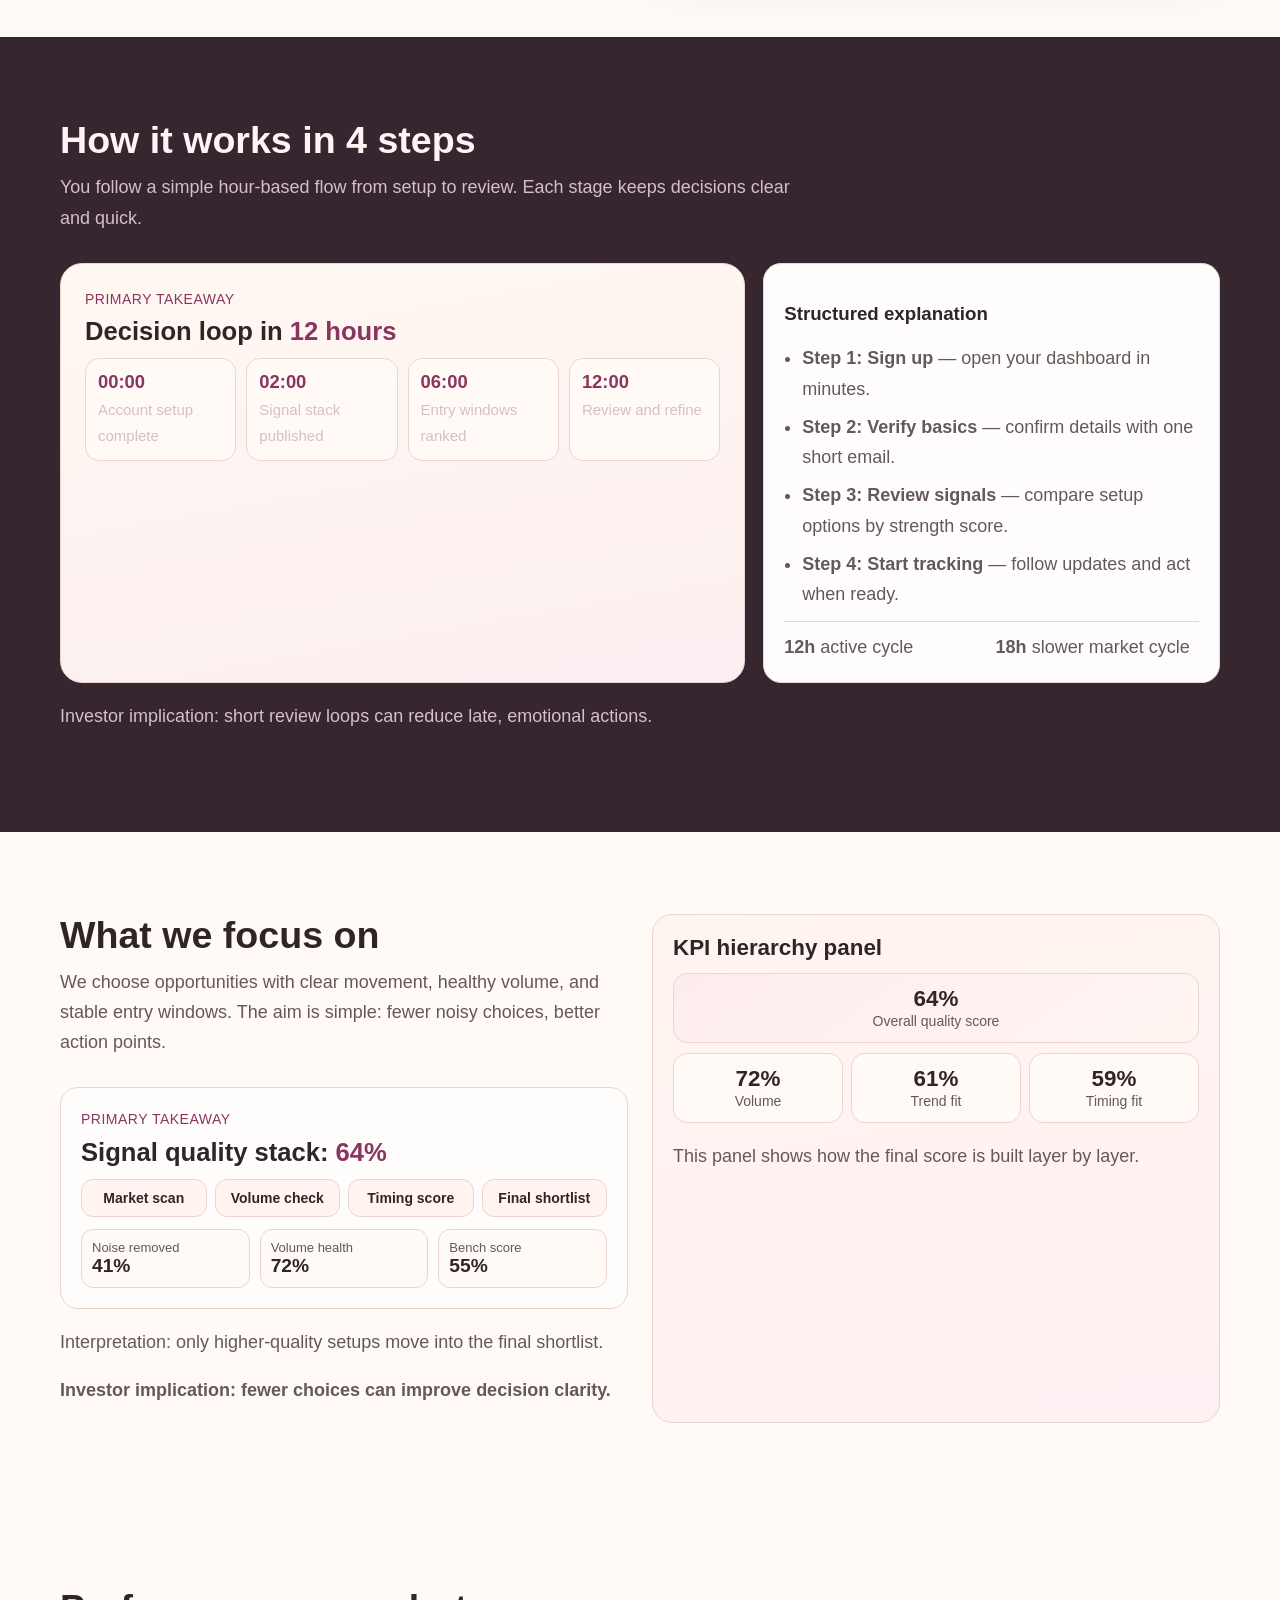
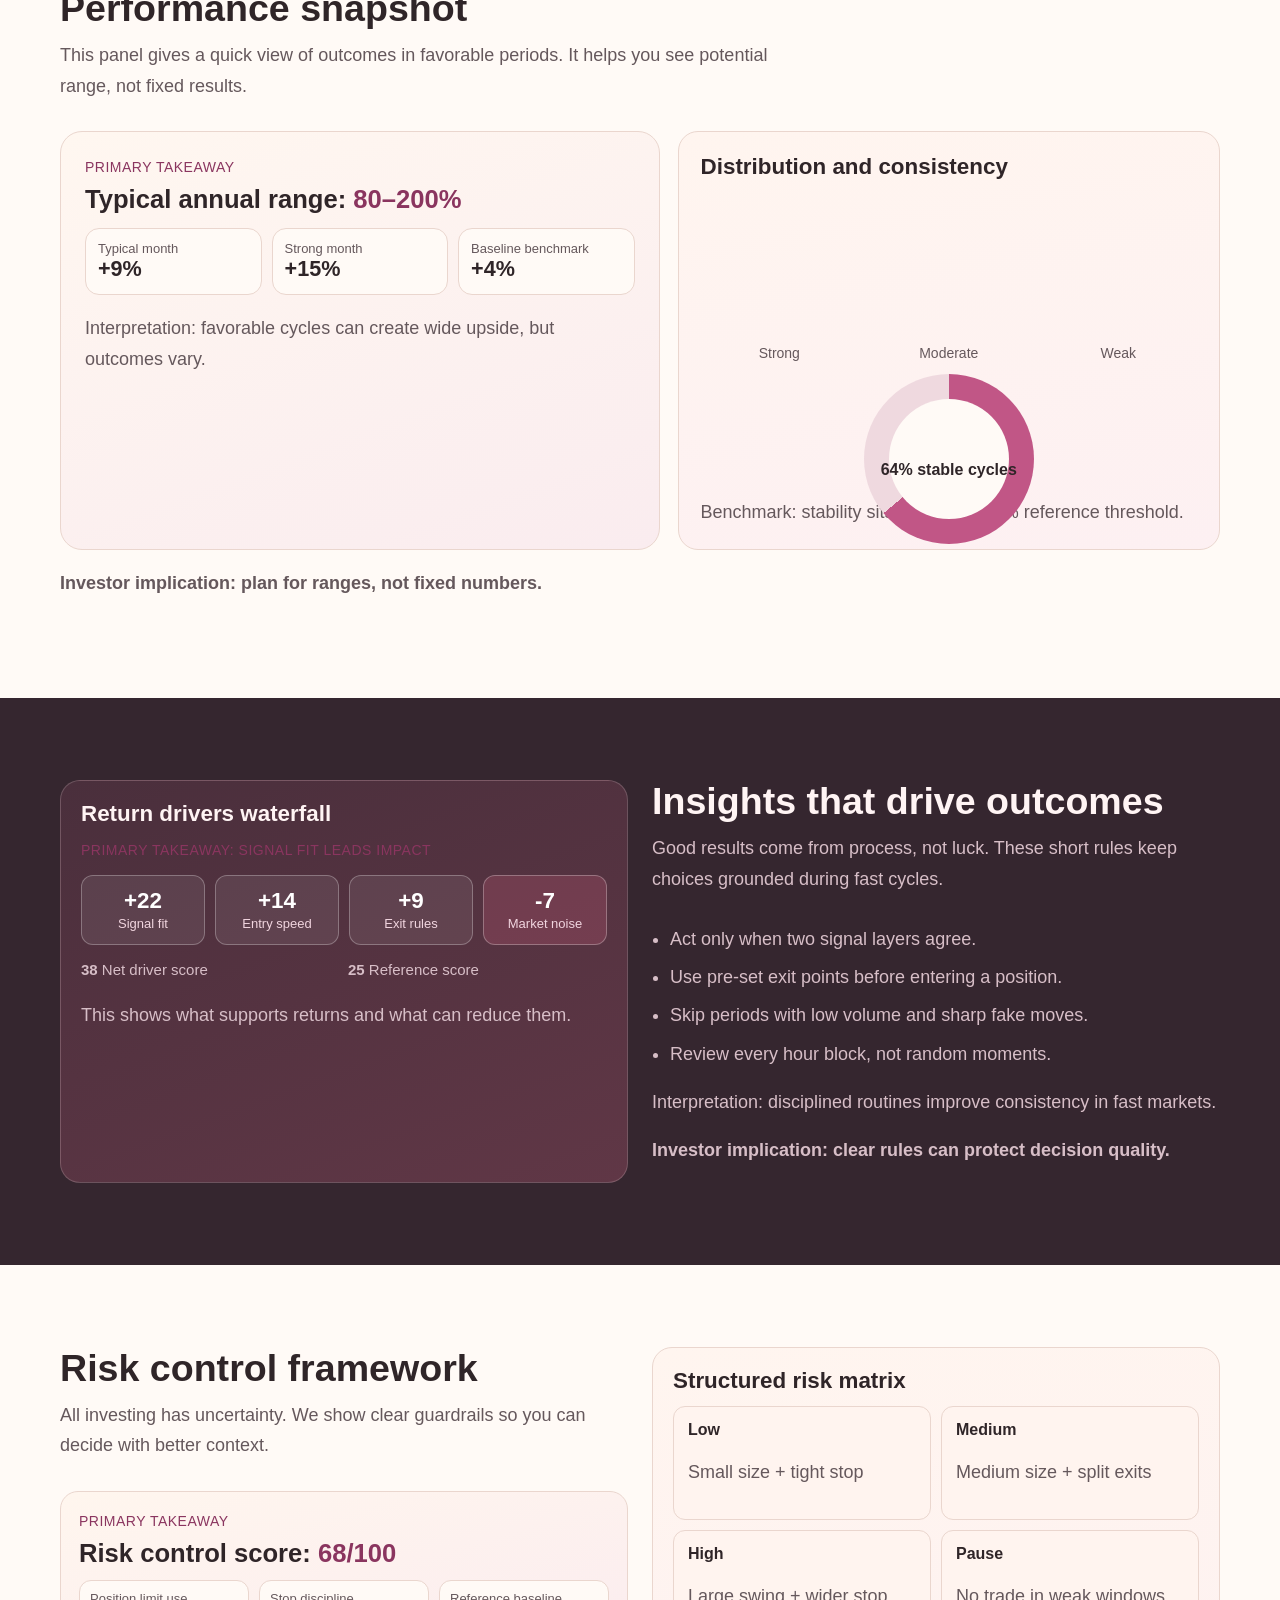
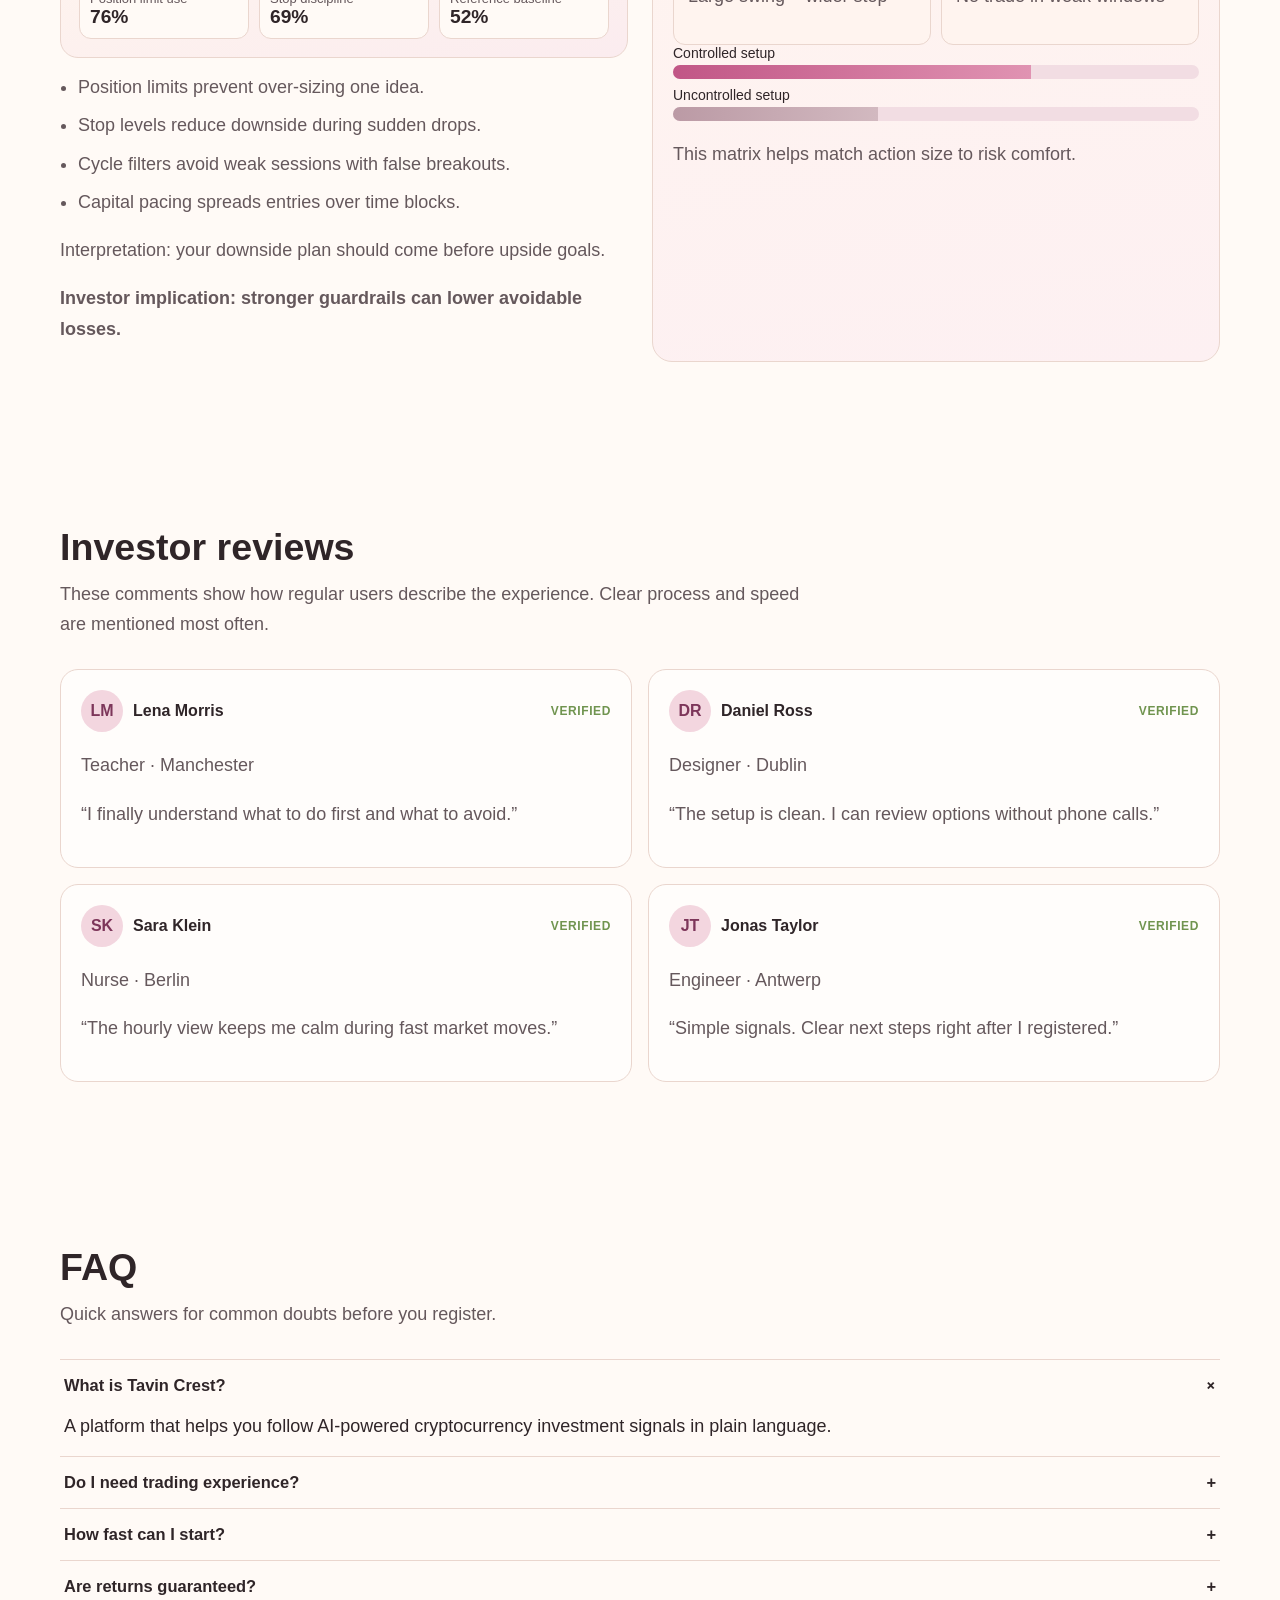
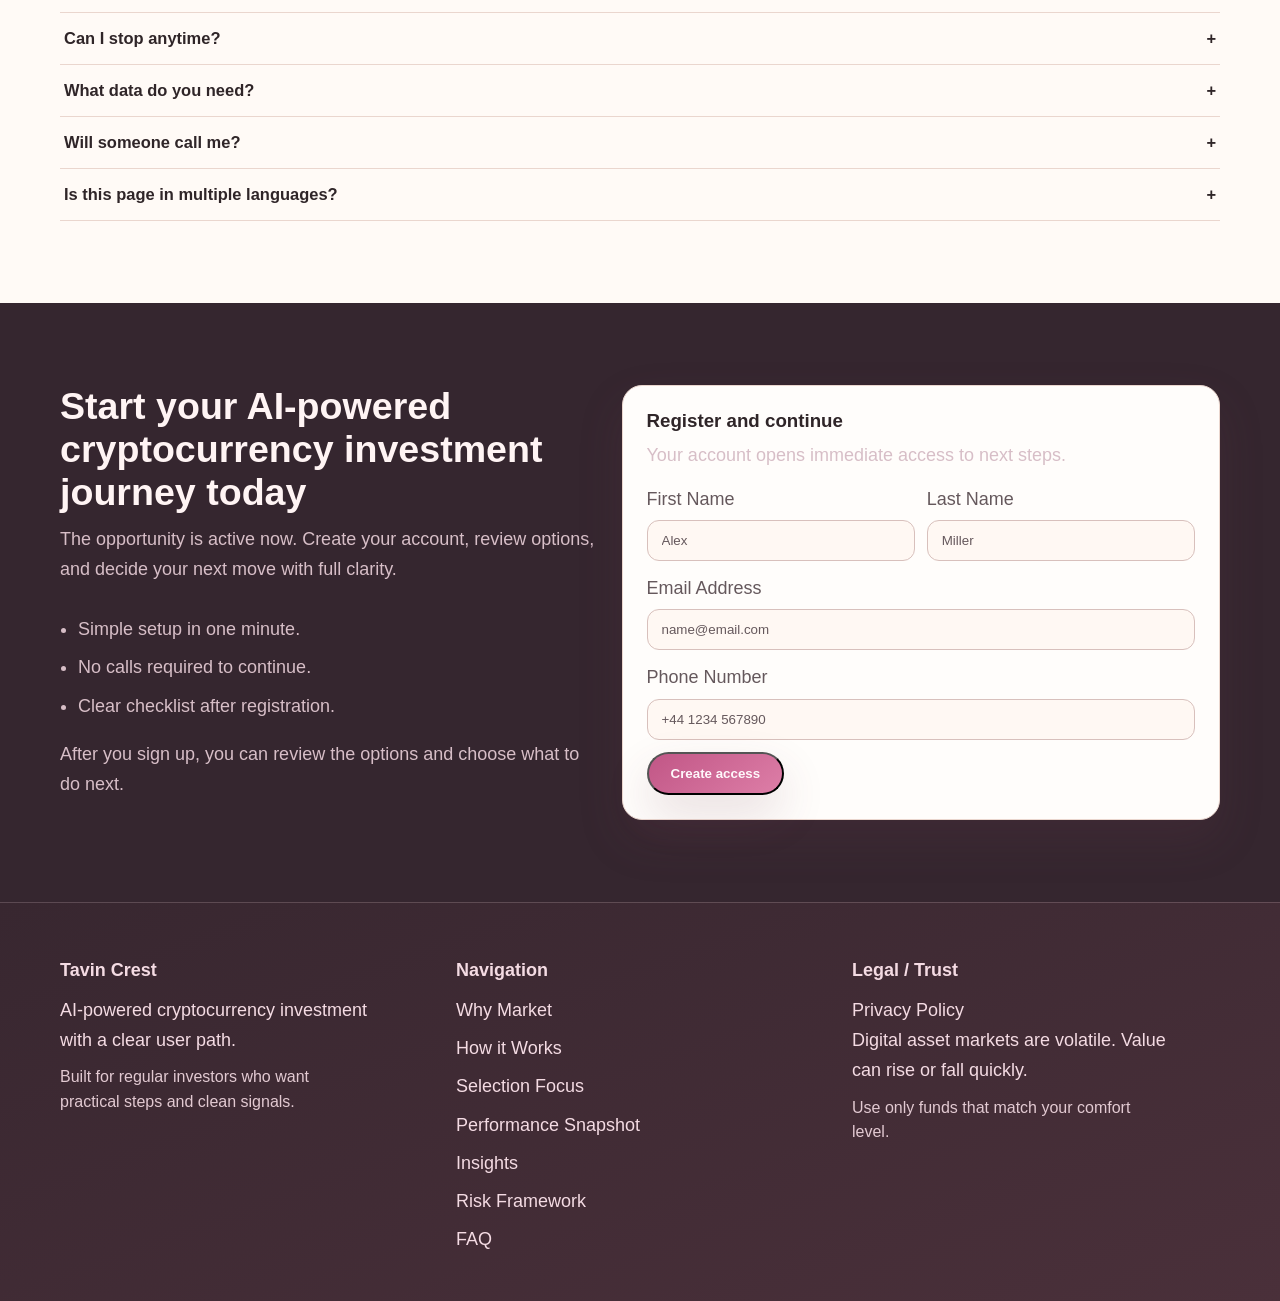
<file: pt/index.html>
<!doctype html>
<html lang="en">
<head>
  <meta charset="UTF-8">
  <meta name="viewport" content="width=device-width,initial-scale=1">
  <title>Tavin Crest PT | AI-Powered Cryptocurrency Investment Overview</title>
  <meta name="description" content="Get a clear view of AI-powered cryptocurrency investment with practical guidance and conversion-focused design.">
  <link rel="canonical" href="https://tavincrest.com/pt/">
  <link rel="alternate" hreflang="en" href="https://tavincrest.com/">
  <link rel="alternate" hreflang="de" href="https://tavincrest.com/de/">
  <link rel="alternate" hreflang="fr" href="https://tavincrest.com/fr/">
  <link rel="alternate" hreflang="es" href="https://tavincrest.com/es/">
  <link rel="alternate" hreflang="it" href="https://tavincrest.com/it/">
  <link rel="alternate" hreflang="tr" href="https://tavincrest.com/tr/">
  <link rel="alternate" hreflang="pt" href="https://tavincrest.com/pt/">
  <link rel="alternate" hreflang="ja" href="https://tavincrest.com/jp/">
  <link rel="alternate" hreflang="sk" href="https://tavincrest.com/sk/">
  <link rel="alternate" hreflang="nl-BE" href="https://tavincrest.com/be/">
  <link rel="alternate" hreflang="x-default" href="https://tavincrest.com/">
  <meta property="og:type" content="website">
  <meta property="og:title" content="Tavin Crest Português page | AI-powered cryptocurrency investment">
  <meta property="og:description" content="Get a clear view of AI-powered cryptocurrency investment with practical guidance and conversion-focused design.">
  <meta property="og:url" content="https://tavincrest.com/pt/">
  <meta property="og:site_name" content="Tavin Crest">
  <meta name="twitter:card" content="summary_large_image">
  <meta name="twitter:title" content="Tavin Crest Português page | AI-powered cryptocurrency investment">
  <meta name="twitter:description" content="Get a clear view of AI-powered cryptocurrency investment with practical guidance and conversion-focused design.">
  <link rel="stylesheet" href="../assets/style.css">
  <script defer src="../assets/app.js"></script>
</head>
<body>
<header class="site-header">
  <div class="container nav-wrap">
    <a href="../index.html" class="brand">Tavin Crest</a>
    <nav class="nav-center" aria-label="Primary">
      <a href="#market">Market</a><a href="#model">How it Works</a><a href="#focus">Focus</a><a href="#metrics">Snapshot</a><a href="#faq">FAQ</a>
    </nav>
    <div class="right-zone">
      <div class="lang-dropdown">
        <button class="lang-toggle" data-lang-toggle aria-expanded="false">Português</button>
        <div class="lang-menu" data-lang-menu>
          <a href="../index.html"><svg viewBox="0 0 60 40" class="flag" aria-hidden="true"><rect width="60" height="40" fill="#012169"/><path d="M0 0l60 40M60 0L0 40" stroke="#fff" stroke-width="8"/><path d="M0 0l60 40M60 0L0 40" stroke="#C8102E" stroke-width="4"/><path d="M30 0v40M0 20h60" stroke="#fff" stroke-width="12"/><path d="M30 0v40M0 20h60" stroke="#C8102E" stroke-width="6"/></svg><span>English</span></a>
          <a href="../de/index.html"><svg viewBox="0 0 3 2" class="flag"><rect width="3" height="2" fill="#ffce00"/><rect width="3" height="1.33" fill="#dd0000"/><rect width="3" height="0.66" fill="#000"/></svg><span>Deutsch</span></a>
          <a href="../fr/index.html"><svg viewBox="0 0 3 2" class="flag"><rect width="1" height="2" fill="#0055A4"/><rect x="1" width="1" height="2" fill="#fff"/><rect x="2" width="1" height="2" fill="#EF4135"/></svg><span>Français</span></a>
          <a href="../es/index.html"><svg viewBox="0 0 3 2" class="flag"><rect width="3" height="2" fill="#AA151B"/><rect y="0.5" width="3" height="1" fill="#F1BF00"/></svg><span>Español</span></a>
          <a href="../it/index.html"><svg viewBox="0 0 3 2" class="flag"><rect width="1" height="2" fill="#009246"/><rect x="1" width="1" height="2" fill="#fff"/><rect x="2" width="1" height="2" fill="#CE2B37"/></svg><span>Italiano</span></a>
          <a href="../tr/index.html"><svg viewBox="0 0 60 40" class="flag"><rect width="60" height="40" fill="#E30A17"/><circle cx="24" cy="20" r="9" fill="#fff"/><circle cx="27" cy="20" r="7" fill="#E30A17"/><polygon points="34,20 42,16 42,24" fill="#fff"/></svg><span>Türkçe</span></a>
          <a href="../pt/index.html"><svg viewBox="0 0 3 2" class="flag"><rect width="1.2" height="2" fill="#006600"/><rect x="1.2" width="1.8" height="2" fill="#FF0000"/></svg><span>Português</span></a>
          <a href="../jp/index.html"><svg viewBox="0 0 3 2" class="flag"><rect width="3" height="2" fill="#fff"/><circle cx="1.5" cy="1" r="0.48" fill="#bc002d"/></svg><span>日本語</span></a>
          <a href="../sk/index.html"><svg viewBox="0 0 60 40" class="flag"><rect width="60" height="40" fill="#ee1c25"/><rect width="60" height="26.6" fill="#0b4ea2"/><rect width="60" height="13.3" fill="#fff"/><path d="M17 8h13c2 0 3 1 3 3v10c0 6-5 10-9.5 12C19 31 14 27 14 21V11c0-2 1-3 3-3z" fill="#fff" stroke="#0b4ea2" stroke-width="1.2"/><path d="M20 12h7v4h4v4h-4v4h-7v-4h-4v-4h4z" fill="#ee1c25"/><path d="M20 26c2 2 5 3 7 3s5-1 7-3" stroke="#0b4ea2" stroke-width="1.4" fill="none"/></svg><span>Slovak</span></a>
          <a href="../be/index.html"><svg viewBox="0 0 3 2" class="flag"><rect width="1" height="2" fill="#000"/><rect x="1" width="1" height="2" fill="#FFD90C"/><rect x="2" width="1" height="2" fill="#EF3340"/></svg><span>Nederlands (BE)</span></a>
        </div>
      </div>
      <a class="btn" href="#signup">Sign up</a>
      <button class="mobile-toggle" data-open-drawer aria-label="Open navigation" aria-expanded="false" aria-controls="mobile-drawer">☰</button>
    </div>
  </div>
</header>

<div class="mobile-drawer" data-mobile-drawer id="mobile-drawer" aria-hidden="true">
  <div class="drawer-overlay" data-drawer-overlay></div>
  <aside class="drawer-panel" aria-label="Mobile navigation">
    <div class="drawer-head">
      <strong>Tavin Crest</strong>
      <button data-close-drawer aria-label="Close navigation">✕</button>
    </div>
    <nav class="drawer-nav">
      <a href="#market">Market</a><a href="#model">How it Works</a><a href="#focus">Focus</a><a href="#metrics">Snapshot</a><a href="#faq">FAQ</a>
    </nav>
    <div class="lang-dropdown">
      <button class="lang-toggle" data-lang-toggle aria-expanded="false">Português</button>
      <div class="lang-menu" data-lang-menu><a href="../index.html"><svg viewBox="0 0 60 40" class="flag" aria-hidden="true"><rect width="60" height="40" fill="#012169"/><path d="M0 0l60 40M60 0L0 40" stroke="#fff" stroke-width="8"/><path d="M0 0l60 40M60 0L0 40" stroke="#C8102E" stroke-width="4"/><path d="M30 0v40M0 20h60" stroke="#fff" stroke-width="12"/><path d="M30 0v40M0 20h60" stroke="#C8102E" stroke-width="6"/></svg><span>English</span></a>
          <a href="../de/index.html"><svg viewBox="0 0 3 2" class="flag"><rect width="3" height="2" fill="#ffce00"/><rect width="3" height="1.33" fill="#dd0000"/><rect width="3" height="0.66" fill="#000"/></svg><span>Deutsch</span></a>
          <a href="../fr/index.html"><svg viewBox="0 0 3 2" class="flag"><rect width="1" height="2" fill="#0055A4"/><rect x="1" width="1" height="2" fill="#fff"/><rect x="2" width="1" height="2" fill="#EF4135"/></svg><span>Français</span></a>
          <a href="../es/index.html"><svg viewBox="0 0 3 2" class="flag"><rect width="3" height="2" fill="#AA151B"/><rect y="0.5" width="3" height="1" fill="#F1BF00"/></svg><span>Español</span></a>
          <a href="../it/index.html"><svg viewBox="0 0 3 2" class="flag"><rect width="1" height="2" fill="#009246"/><rect x="1" width="1" height="2" fill="#fff"/><rect x="2" width="1" height="2" fill="#CE2B37"/></svg><span>Italiano</span></a>
          <a href="../tr/index.html"><svg viewBox="0 0 60 40" class="flag"><rect width="60" height="40" fill="#E30A17"/><circle cx="24" cy="20" r="9" fill="#fff"/><circle cx="27" cy="20" r="7" fill="#E30A17"/><polygon points="34,20 42,16 42,24" fill="#fff"/></svg><span>Türkçe</span></a>
          <a href="../pt/index.html"><svg viewBox="0 0 3 2" class="flag"><rect width="1.2" height="2" fill="#006600"/><rect x="1.2" width="1.8" height="2" fill="#FF0000"/></svg><span>Português</span></a>
          <a href="../jp/index.html"><svg viewBox="0 0 3 2" class="flag"><rect width="3" height="2" fill="#fff"/><circle cx="1.5" cy="1" r="0.48" fill="#bc002d"/></svg><span>日本語</span></a>
          <a href="../sk/index.html"><svg viewBox="0 0 60 40" class="flag"><rect width="60" height="40" fill="#ee1c25"/><rect width="60" height="26.6" fill="#0b4ea2"/><rect width="60" height="13.3" fill="#fff"/><path d="M17 8h13c2 0 3 1 3 3v10c0 6-5 10-9.5 12C19 31 14 27 14 21V11c0-2 1-3 3-3z" fill="#fff" stroke="#0b4ea2" stroke-width="1.2"/><path d="M20 12h7v4h4v4h-4v4h-7v-4h-4v-4h4z" fill="#ee1c25"/><path d="M20 26c2 2 5 3 7 3s5-1 7-3" stroke="#0b4ea2" stroke-width="1.4" fill="none"/></svg><span>Slovak</span></a>
          <a href="../be/index.html"><svg viewBox="0 0 3 2" class="flag"><rect width="1" height="2" fill="#000"/><rect x="1" width="1" height="2" fill="#FFD90C"/><rect x="2" width="1" height="2" fill="#EF3340"/></svg><span>Nederlands (BE)</span></a></div>
    </div>
    <a class="btn" href="#signup">Sign up</a>
  </aside>
</div>

<main>
<section class="section light hero">
  <div class="container hero-grid">
    <div class="reveal">
      <h1>AI-powered cryptocurrency investment for people who want clear, fast action</h1>
      <p>Tavin Crest helps you track AI-powered cryptocurrency investment signals in one place. The market is moving now as AI tools and digital payments grow together. You get simple selection logic, live signal views, and a step-by-step setup path. After you sign up, you get instant access to the next steps.</p>
      <div class="performance-block" aria-label="Performance range">
        <div class="perf-grid">
          <div class="perf-item"><span>Typical monthly outcome range</span><strong>8–15%</strong></div>
          <div class="perf-item"><span>Observed annual range in past cycles</span><strong>80–200%</strong></div>
        </div>
        <p class="perf-note">Returns depend on market conditions. Not guaranteed.</p>
      </div>
      <a class="btn-outline" href="#metrics">See the snapshot</a>
    </div>
    <form class="form-card reveal" id="signup" aria-label="Sign up form">
      <h3 class="form-title">Create your account</h3>
      <p class="form-sub">Use one minute now. Review options right after registration.</p>
      <div class="form-row">
        <div class="form-field"><label for="first">First Name</label><input id="first" placeholder="Alex" required></div>
        <div class="form-field"><label for="last">Last Name</label><input id="last" placeholder="Miller" required></div>
      </div>
      <div class="form-field"><label for="email">Email Address</label><input id="email" type="email" placeholder="name@email.com" required></div>
      <div class="form-field"><label for="phone">Phone Number</label><input id="phone" type="tel" placeholder="+44 1234 567890" required></div>
      <button class="btn" type="submit">Register now</button>
    </form>
  </div>
</section>

<section id="market" class="section light">
  <div class="container two-col market-split">
    <div class="reveal">
      <div class="section-header"><h2>Why AI-powered cryptocurrency investment is growing now</h2><p>This market grows because AI tools improve trading speed and payment use keeps rising. You can join early with clear rules and no complex setup.</p></div>
      <div class="feature-panel">
        <p class="panel-kicker">Primary takeaway</p>
        <h3>Growth signal strength: <span>72/100</span></h3>
        <div class="panel-metrics">
          <div><small>Adoption trend</small><strong>+28%</strong></div>
          <div><small>Signal quality</small><strong>+34%</strong></div>
          <div><small>Reference pace</small><strong>+19%</strong></div>
        </div>
      </div>
      <p>Meaning: this market is expanding faster than the recent baseline pace.</p>
    </div>
    <div class="visual feature-visual reveal">
      <h3>Growth composition panel</h3>
      <div class="stacked-bar stacked-lg"><span class="seg-a"></span><span class="seg-b"></span><span class="seg-c"></span><span class="seg-d"></span></div>
      <div class="legend-grid">
        <p><strong>34%</strong> AI signal quality</p>
        <p><strong>28%</strong> Adoption speed</p>
        <p><strong>21%</strong> Payment usage</p>
        <p><strong>17%</strong> Access tools</p>
      </div>
      <div class="dual-bars">
        <div><span>Current cycle</span><div class="bar"><i style="width:72%"></i></div></div>
        <div><span>3-cycle average</span><div class="bar muted"><i style="width:54%"></i></div></div>
      </div>
      <p>This visual shows what is growing and where momentum is strongest.</p>
      <p class="investor-line">Investor implication: stronger structure can support cleaner entry windows.</p>
    </div>
  </div>
</section>

<section id="model" class="section dark">
  <div class="container">
    <div class="section-header reveal"><h2>How it works in 4 steps</h2><p>You follow a simple hour-based flow from setup to review. Each stage keeps decisions clear and quick.</p></div>
    <div class="model-feature reveal">
      <div class="model-main">
        <p class="panel-kicker">Primary takeaway</p>
        <h3>Decision loop in <span>12 hours</span></h3>
        <div class="time-ruler">
          <div class="ruler-step"><strong>00:00</strong><p>Account setup complete</p></div>
          <div class="ruler-step"><strong>02:00</strong><p>Signal stack published</p></div>
          <div class="ruler-step"><strong>06:00</strong><p>Entry windows ranked</p></div>
          <div class="ruler-step"><strong>12:00</strong><p>Review and refine</p></div>
        </div>
      </div>
      <div class="model-side card">
        <h3>Structured explanation</h3>
        <ul class="bullet-list">
          <li><strong>Step 1: Sign up</strong> — open your dashboard in minutes.</li>
          <li><strong>Step 2: Verify basics</strong> — confirm details with one short email.</li>
          <li><strong>Step 3: Review signals</strong> — compare setup options by strength score.</li>
          <li><strong>Step 4: Start tracking</strong> — follow updates and act when ready.</li>
        </ul>
        <div class="mini-benchmark"><p><strong>12h</strong> active cycle</p><p><strong>18h</strong> slower market cycle</p></div>
      </div>
    </div>
    <p class="reveal">Investor implication: short review loops can reduce late, emotional actions.</p>
  </div>
</section>

<section id="focus" class="section light">
  <div class="container two-col">
    <div class="reveal">
      <div class="section-header"><h2>What we focus on</h2><p>We choose opportunities with clear movement, healthy volume, and stable entry windows. The aim is simple: fewer noisy choices, better action points.</p></div>
      <div class="architecture card">
        <p class="panel-kicker">Primary takeaway</p>
        <h3>Signal quality stack: <span>64%</span></h3>
        <div class="arch-flow">
          <div class="node">Market scan</div>
          <div class="node">Volume check</div>
          <div class="node">Timing score</div>
          <div class="node">Final shortlist</div>
        </div>
        <div class="panel-metrics">
          <div><small>Noise removed</small><strong>41%</strong></div>
          <div><small>Volume health</small><strong>72%</strong></div>
          <div><small>Bench score</small><strong>55%</strong></div>
        </div>
      </div>
      <p>Interpretation: only higher-quality setups move into the final shortlist.</p>
      <p class="investor-line">Investor implication: fewer choices can improve decision clarity.</p>
    </div>
    <div class="visual reveal">
      <h3>KPI hierarchy panel</h3>
      <div class="hierarchy">
        <div class="tier tier-top"><strong>64%</strong><span>Overall quality score</span></div>
        <div class="tier-row">
          <div class="tier"><strong>72%</strong><span>Volume</span></div>
          <div class="tier"><strong>61%</strong><span>Trend fit</span></div>
          <div class="tier"><strong>59%</strong><span>Timing fit</span></div>
        </div>
      </div>
      <p>This panel shows how the final score is built layer by layer.</p>
    </div>
  </div>
</section>

<section id="metrics" class="section light">
  <div class="container">
    <div class="section-header reveal"><h2>Performance snapshot</h2><p>This panel gives a quick view of outcomes in favorable periods. It helps you see potential range, not fixed results.</p></div>
    <div class="metrics-feature reveal">
      <div class="metrics-left">
        <p class="panel-kicker">Primary takeaway</p>
        <h3>Typical annual range: <span>80–200%</span></h3>
        <div class="split-panel">
          <div class="split-col"><small>Typical month</small><strong>+9%</strong></div>
          <div class="split-col"><small>Strong month</small><strong>+15%</strong></div>
          <div class="split-col"><small>Baseline benchmark</small><strong>+4%</strong></div>
        </div>
        <p>Interpretation: favorable cycles can create wide upside, but outcomes vary.</p>
      </div>
      <div class="metrics-right visual">
        <h3>Distribution and consistency</h3>
        <div class="bars-vertical">
          <div><i style="height:80%"></i><span>Strong</span></div>
          <div><i style="height:58%"></i><span>Moderate</span></div>
          <div><i style="height:32%"></i><span>Weak</span></div>
        </div>
        <div class="ring-wrap">
          <div class="ring"></div>
          <div class="ring-label">64% stable cycles</div>
        </div>
        <p>Benchmark: stability sits above the 50% reference threshold.</p>
      </div>
    </div>
    <p class="reveal investor-line">Investor implication: plan for ranges, not fixed numbers.</p>
  </div>
</section>

<section id="insights" class="section dark">
  <div class="container two-col">
    <div class="visual reveal feature-visual-dark">
      <h3>Return drivers waterfall</h3>
      <p class="panel-kicker">Primary takeaway: signal fit leads impact</p>
      <div class="waterfall">
        <div class="wf-item pos"><span>+22</span><small>Signal fit</small></div>
        <div class="wf-item pos"><span>+14</span><small>Entry speed</small></div>
        <div class="wf-item pos"><span>+9</span><small>Exit rules</small></div>
        <div class="wf-item neg"><span>-7</span><small>Market noise</small></div>
      </div>
      <div class="legend-grid">
        <p><strong>38</strong> Net driver score</p>
        <p><strong>25</strong> Reference score</p>
      </div>
      <p>This shows what supports returns and what can reduce them.</p>
    </div>
    <div class="reveal">
      <div class="section-header"><h2>Insights that drive outcomes</h2><p>Good results come from process, not luck. These short rules keep choices grounded during fast cycles.</p></div>
      <ul class="bullet-list">
        <li>Act only when two signal layers agree.</li>
        <li>Use pre-set exit points before entering a position.</li>
        <li>Skip periods with low volume and sharp fake moves.</li>
        <li>Review every hour block, not random moments.</li>
      </ul>
      <p>Interpretation: disciplined routines improve consistency in fast markets.</p>
      <p class="investor-line">Investor implication: clear rules can protect decision quality.</p>
    </div>
  </div>
</section>

<section id="risk" class="section light">
  <div class="container two-col">
    <div class="reveal">
      <div class="section-header"><h2>Risk control framework</h2><p>All investing has uncertainty. We show clear guardrails so you can decide with better context.</p></div>
      <div class="feature-panel">
        <p class="panel-kicker">Primary takeaway</p>
        <h3>Risk control score: <span>68/100</span></h3>
        <div class="panel-metrics">
          <div><small>Position limit use</small><strong>76%</strong></div>
          <div><small>Stop discipline</small><strong>69%</strong></div>
          <div><small>Reference baseline</small><strong>52%</strong></div>
        </div>
      </div>
      <ul class="bullet-list">
        <li>Position limits prevent over-sizing one idea.</li>
        <li>Stop levels reduce downside during sudden drops.</li>
        <li>Cycle filters avoid weak sessions with false breakouts.</li>
        <li>Capital pacing spreads entries over time blocks.</li>
      </ul>
      <p>Interpretation: your downside plan should come before upside goals.</p>
      <p class="investor-line">Investor implication: stronger guardrails can lower avoidable losses.</p>
    </div>
    <div class="visual reveal">
      <h3>Structured risk matrix</h3>
      <div class="matrix matrix-strong">
        <div class="cell"><strong>Low</strong><p>Small size + tight stop</p></div>
        <div class="cell"><strong>Medium</strong><p>Medium size + split exits</p></div>
        <div class="cell"><strong>High</strong><p>Large swing + wider stop</p></div>
        <div class="cell"><strong>Pause</strong><p>No trade in weak windows</p></div>
      </div>
      <div class="dual-bars">
        <div><span>Controlled setup</span><div class="bar"><i style="width:68%"></i></div></div>
        <div><span>Uncontrolled setup</span><div class="bar muted"><i style="width:39%"></i></div></div>
      </div>
      <p>This matrix helps match action size to risk comfort.</p>
    </div>
  </div>
</section>

<section id="reviews" class="section light">
  <div class="container">
    <div class="section-header reveal"><h2>Investor reviews</h2><p>These comments show how regular users describe the experience. Clear process and speed are mentioned most often.</p></div>
    <div class="reviews reveal">
      <article class="card"><div class="review-top"><div class="avatar">LM</div><strong>Lena Morris</strong><span class="verified">VERIFIED</span></div><p class="muted">Teacher · Manchester</p><p>“I finally understand what to do first and what to avoid.”</p></article>
      <article class="card"><div class="review-top"><div class="avatar">DR</div><strong>Daniel Ross</strong><span class="verified">VERIFIED</span></div><p class="muted">Designer · Dublin</p><p>“The setup is clean. I can review options without phone calls.”</p></article>
      <article class="card"><div class="review-top"><div class="avatar">SK</div><strong>Sara Klein</strong><span class="verified">VERIFIED</span></div><p class="muted">Nurse · Berlin</p><p>“The hourly view keeps me calm during fast market moves.”</p></article>
      <article class="card"><div class="review-top"><div class="avatar">JT</div><strong>Jonas Taylor</strong><span class="verified">VERIFIED</span></div><p class="muted">Engineer · Antwerp</p><p>“Simple signals. Clear next steps right after I registered.”</p></article>
    </div>
  </div>
</section>

<section id="faq" class="section light">
  <div class="container">
    <div class="section-header reveal"><h2>FAQ</h2><p>Quick answers for common doubts before you register.</p></div>
    <div class="reveal">
      <div class="faq-item open"><button class="faq-q">What is Tavin Crest?<span>+</span></button><div class="faq-answer">A platform that helps you follow AI-powered cryptocurrency investment signals in plain language.</div></div>
      <div class="faq-item"><button class="faq-q">Do I need trading experience?<span>+</span></button><div class="faq-answer">No. The setup checklist is simple and explains each step clearly.</div></div>
      <div class="faq-item"><button class="faq-q">How fast can I start?<span>+</span></button><div class="faq-answer">Right after registration. You can review options and choose what to do next.</div></div>
      <div class="faq-item"><button class="faq-q">Are returns guaranteed?<span>+</span></button><div class="faq-answer">No. Returns depend on market conditions and can change quickly.</div></div>
      <div class="faq-item"><button class="faq-q">Can I stop anytime?<span>+</span></button><div class="faq-answer">Yes. You stay in control and can pause your activity at any moment.</div></div>
      <div class="faq-item"><button class="faq-q">What data do you need?<span>+</span></button><div class="faq-answer">Only your name, email, and phone number for account setup.</div></div>
      <div class="faq-item"><button class="faq-q">Will someone call me?<span>+</span></button><div class="faq-answer">No call is required. We may send a short email to confirm your details.</div></div>
      <div class="faq-item"><button class="faq-q">Is this page in multiple languages?<span>+</span></button><div class="faq-answer">All pages are in English so every user sees the same message.</div></div>
    </div>
  </div>
</section>

<section class="section dark">
  <div class="container final-wrap">
    <div class="reveal">
      <div class="section-header"><h2>Start your AI-powered cryptocurrency investment journey today</h2><p>The opportunity is active now. Create your account, review options, and decide your next move with full clarity.</p></div>
      <ul class="bullet-list">
        <li>Simple setup in one minute.</li>
        <li>No calls required to continue.</li>
        <li>Clear checklist after registration.</li>
      </ul>
      <p>After you sign up, you can review the options and choose what to do next.</p>
    </div>
    <form class="form-card reveal" aria-label="Final call to action form">
      <h3 class="form-title">Register and continue</h3>
      <p class="form-sub">Your account opens immediate access to next steps.</p>
      <div class="form-row">
        <div class="form-field"><label for="first2">First Name</label><input id="first2" placeholder="Alex" required></div>
        <div class="form-field"><label for="last2">Last Name</label><input id="last2" placeholder="Miller" required></div>
      </div>
      <div class="form-field"><label for="email2">Email Address</label><input id="email2" type="email" placeholder="name@email.com" required></div>
      <div class="form-field"><label for="phone2">Phone Number</label><input id="phone2" type="tel" placeholder="+44 1234 567890" required></div>
      <button class="btn" type="submit">Create access</button>
    </form>
  </div>
</section>
</main>

<footer class="footer">
  <div class="container footer-grid">
    <div class="footer-zone">
      <strong>Tavin Crest</strong>
      <p>AI-powered cryptocurrency investment with a clear user path.</p>
      <p class="footer-micro">Built for regular investors who want practical steps and clean signals.</p>
    </div>
    <div class="footer-zone">
      <strong>Navigation</strong>
      <a href="#market">Why Market</a>
      <a href="#model">How it Works</a>
      <a href="#focus">Selection Focus</a>
      <a href="#metrics">Performance Snapshot</a>
      <a href="#insights">Insights</a>
      <a href="#risk">Risk Framework</a>
      <a href="#faq">FAQ</a>
    </div>
    <div class="footer-zone">
      <strong>Legal / Trust</strong>
      <a href="#" data-open-privacy>Privacy Policy</a>
      <p>Digital asset markets are volatile. Value can rise or fall quickly.</p>
      <p class="footer-micro">Use only funds that match your comfort level.</p>
    </div>
  </div>
</footer>

<div class="privacy-modal" data-privacy-modal>
  <div class="privacy-overlay" data-close-privacy></div>
  <article class="privacy-card" role="dialog" aria-modal="true" aria-label="Privacy Policy">
    <button class="close-top" data-close-privacy aria-label="Close privacy">✕</button>
    <h2>Privacy Policy</h2>
    <h3>Introduction</h3><p>We respect your privacy and explain data use in clear terms.</p>
    <h3>Data collection</h3><p>We collect first name, last name, email address, phone number, and basic device logs.</p>
    <h3>Legal basis</h3><p>We process your data to provide account access and answer required service tasks.</p>
    <h3>Cookies</h3><p>Cookies help us keep sessions secure and improve page performance.</p>
    <h3>Retention</h3><p>We keep data only as long as needed for service delivery and legal obligations.</p>
    <h3>Third-party sharing</h3><p>We share limited data with trusted service providers for hosting, analytics, and email delivery.</p>
    <h3>Security</h3><p>Data is protected with encryption, access controls, and regular monitoring.</p>
    <h3>User rights</h3><p>You can request access, correction, deletion, or restriction of your personal data.</p>
    <h3>International transfers</h3><p>Data may move across regions with safeguards that follow applicable privacy laws.</p>
    <h3>Industry risk disclosure</h3><p>Digital asset markets are volatile. Value can rise or fall quickly and losses are possible.</p>
    <h3>Contact</h3><p>Email: privacy@tavincrest.com</p>
    <button class="close-bottom" data-close-privacy>Close</button>
  </article>
</div>

<script type="application/ld+json">
{"@context":"https://schema.org","@type":"Organization","name":"Tavin Crest","url":"https://tavincrest.com/","logo":"https://tavincrest.com/assets/img/logo.png"}
</script>
<script type="application/ld+json">
{"@context":"https://schema.org","@type":"WebSite","name":"Tavin Crest","url":"https://tavincrest.com/"}
</script>
<script type="application/ld+json">
{"@context":"https://schema.org","@type":"FAQPage","mainEntity":[{"@type":"Question","name":"What is Tavin Crest?","acceptedAnswer":{"@type":"Answer","text":"A platform that helps you follow AI-powered cryptocurrency investment signals in plain language."}},{"@type":"Question","name":"Are returns guaranteed?","acceptedAnswer":{"@type":"Answer","text":"No. Returns depend on market conditions and can change quickly."}}]}
</script>
<script type="application/ld+json">
{"@context":"https://schema.org","@type":"Review","itemReviewed":{"@type":"Organization","name":"Tavin Crest"},"author":{"@type":"Person","name":"Lena Morris"},"reviewBody":"I finally understand what to do first and what to avoid.","reviewRating":{"@type":"Rating","ratingValue":"5","bestRating":"5"}}
</script>
</body>
</html>
</file>
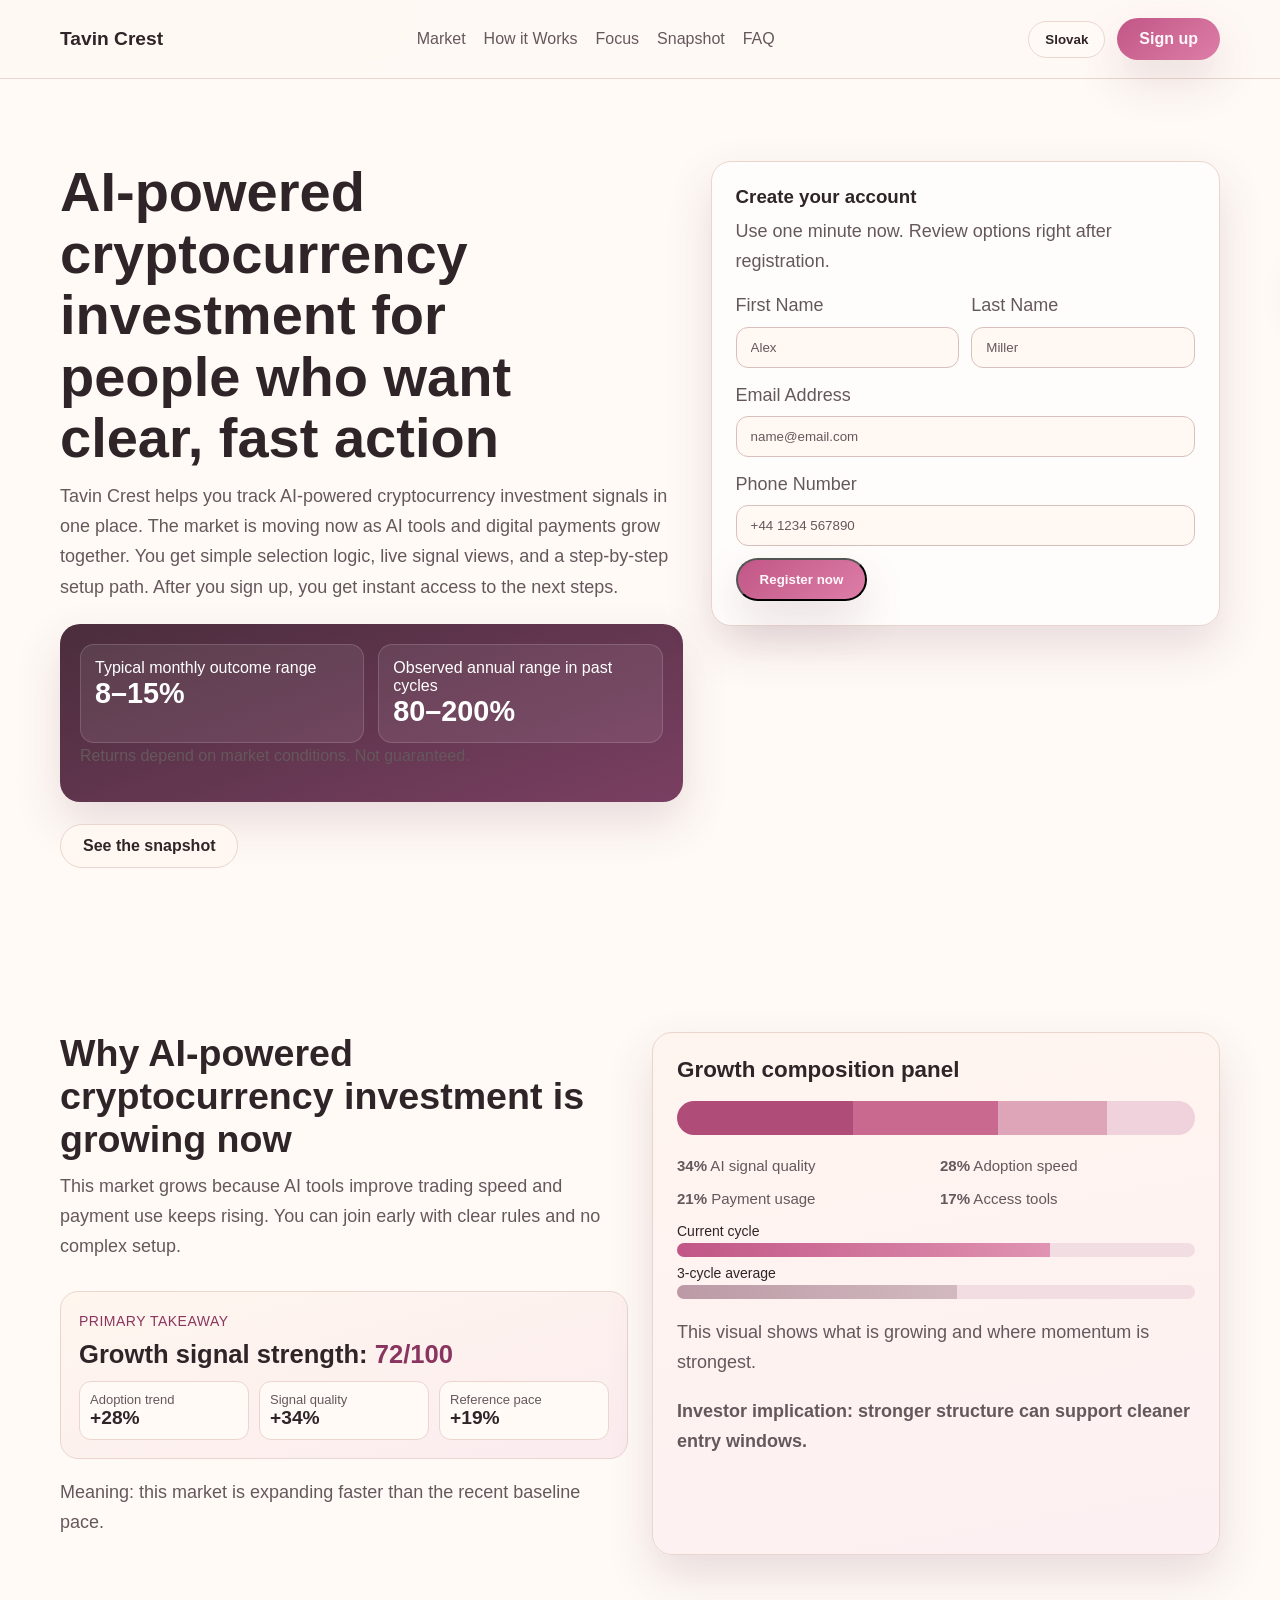
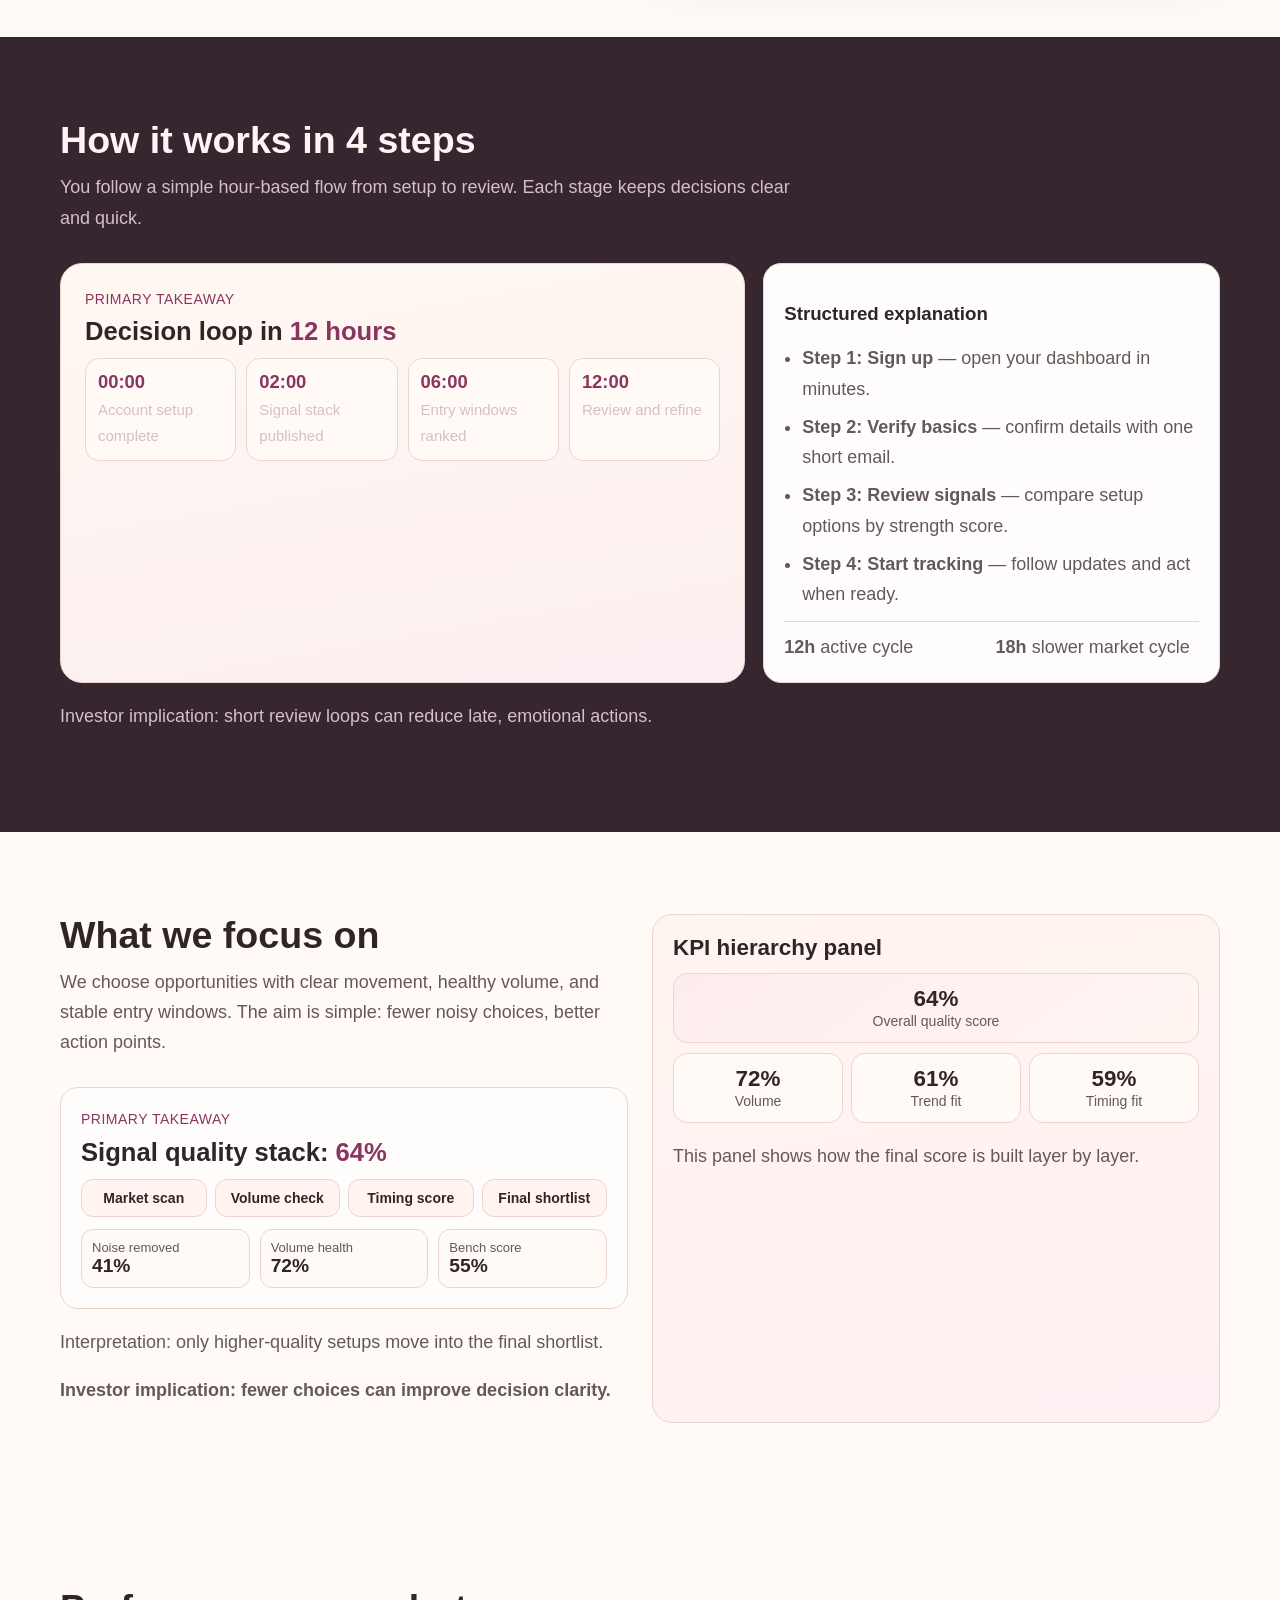
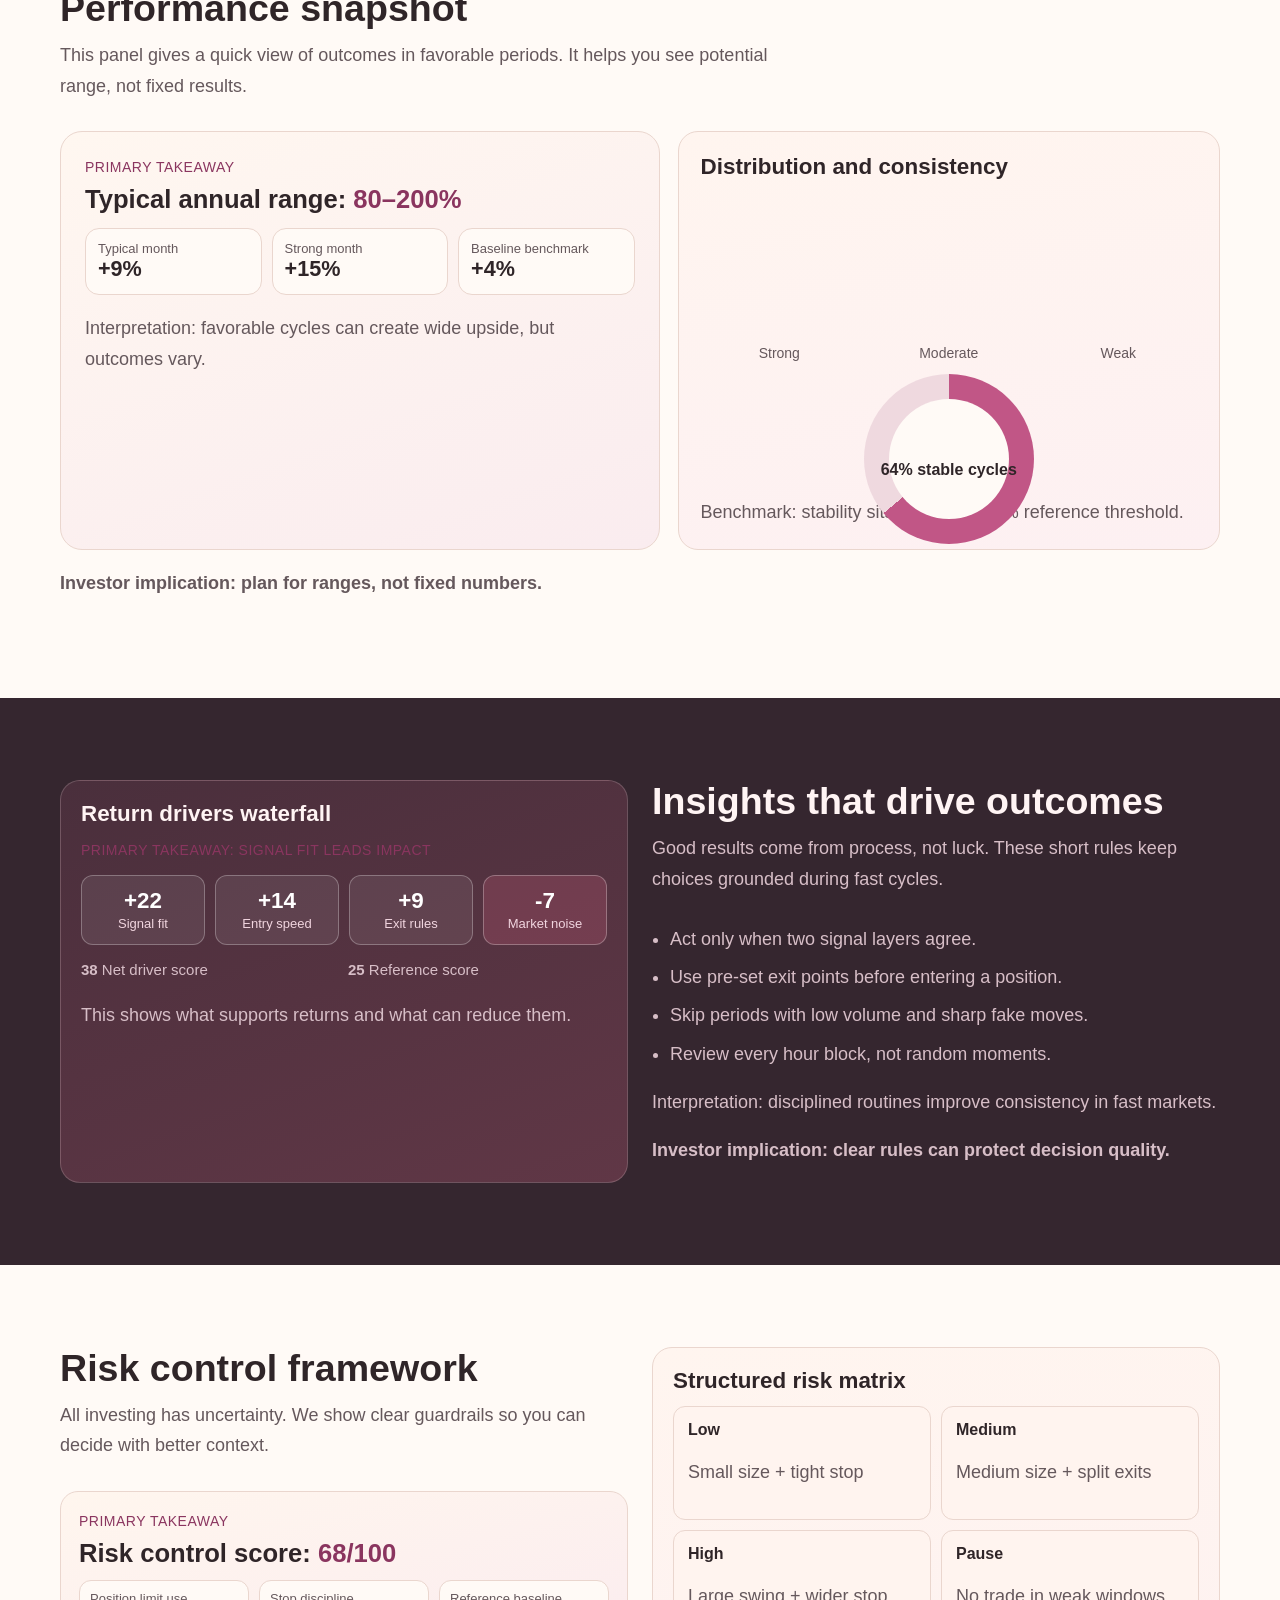
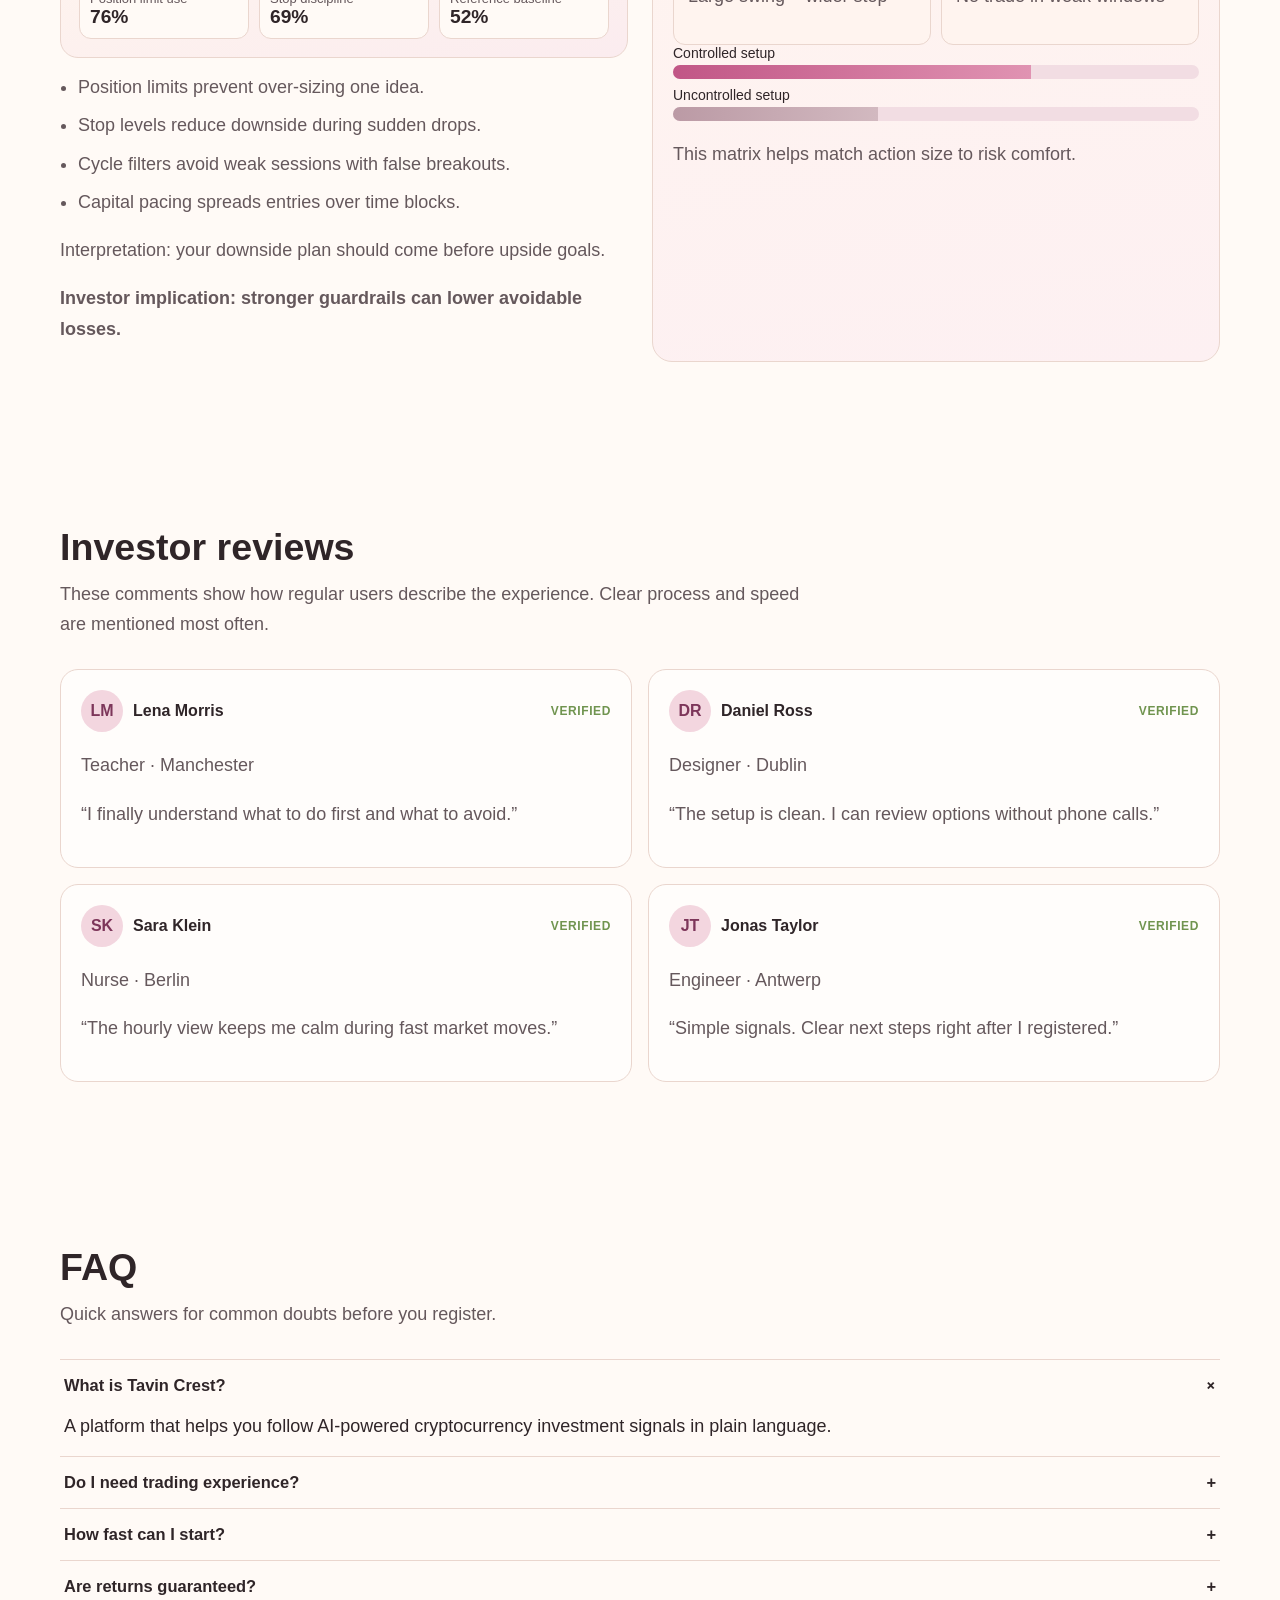
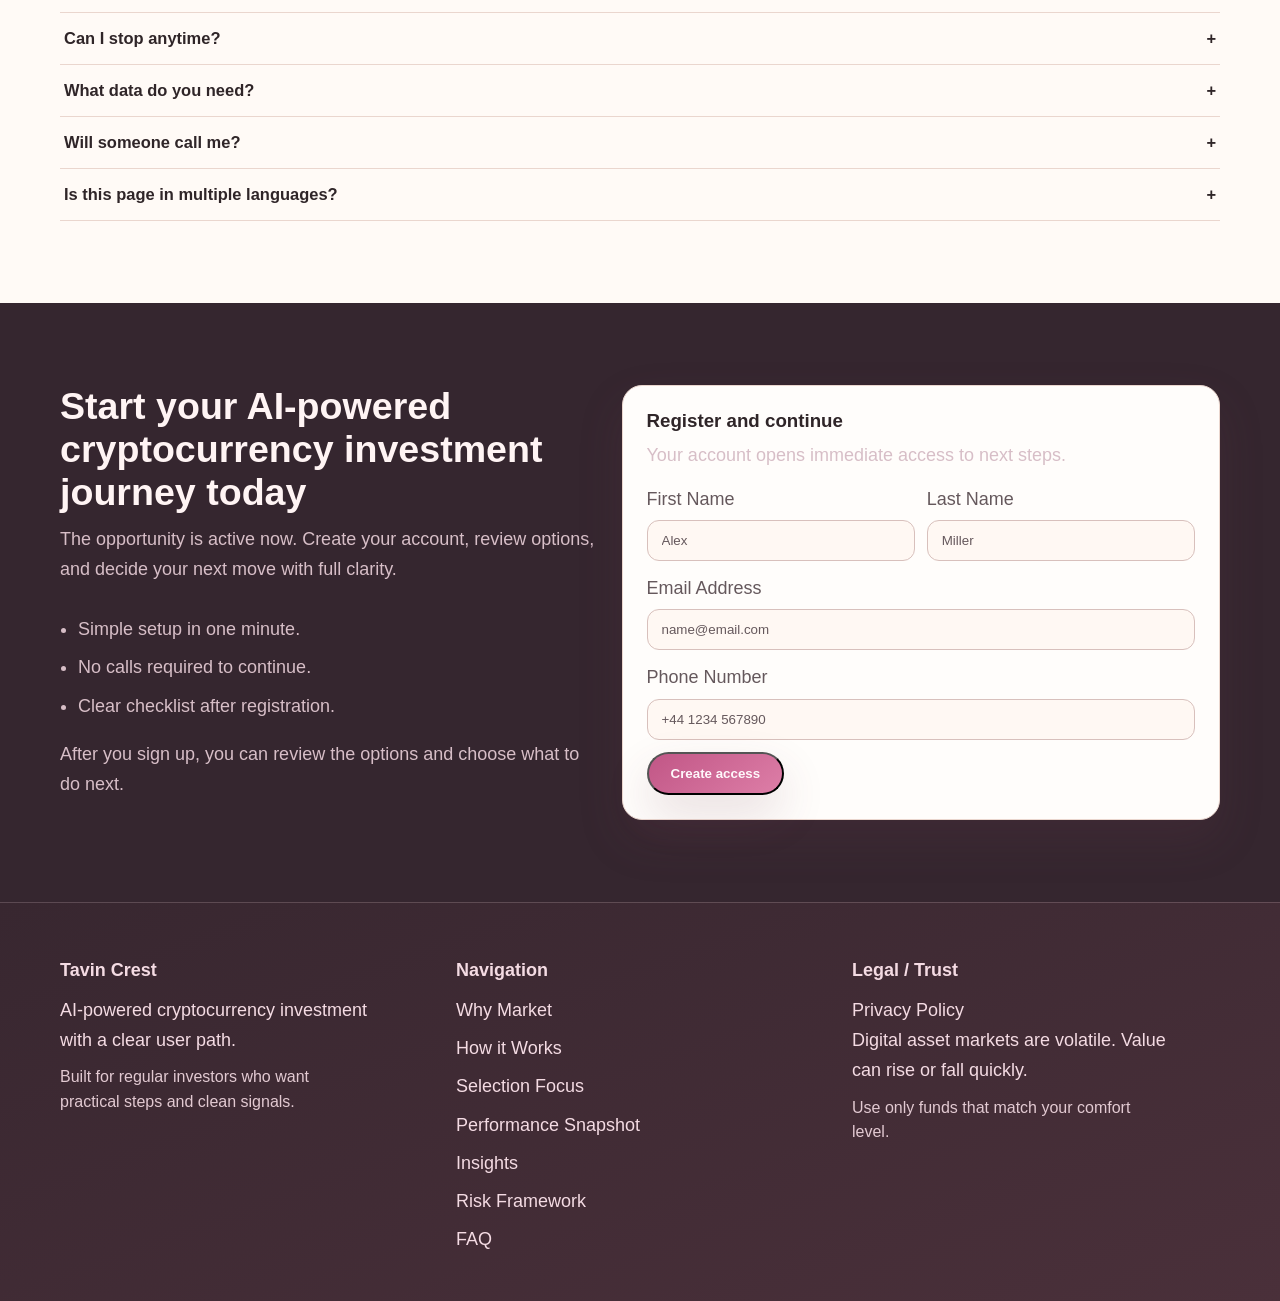
<file: sk/index.html>
<!doctype html>
<html lang="en">
<head>
  <meta charset="UTF-8">
  <meta name="viewport" content="width=device-width,initial-scale=1">
  <title>Tavin Crest SK | AI-Powered Cryptocurrency Investment Overview</title>
  <meta name="description" content="Accessible AI-powered cryptocurrency investment landing page with clear FAQ, reviews, and registration path.">
  <link rel="canonical" href="https://tavincrest.com/sk/">
  <link rel="alternate" hreflang="en" href="https://tavincrest.com/">
  <link rel="alternate" hreflang="de" href="https://tavincrest.com/de/">
  <link rel="alternate" hreflang="fr" href="https://tavincrest.com/fr/">
  <link rel="alternate" hreflang="es" href="https://tavincrest.com/es/">
  <link rel="alternate" hreflang="it" href="https://tavincrest.com/it/">
  <link rel="alternate" hreflang="tr" href="https://tavincrest.com/tr/">
  <link rel="alternate" hreflang="pt" href="https://tavincrest.com/pt/">
  <link rel="alternate" hreflang="ja" href="https://tavincrest.com/jp/">
  <link rel="alternate" hreflang="sk" href="https://tavincrest.com/sk/">
  <link rel="alternate" hreflang="nl-BE" href="https://tavincrest.com/be/">
  <link rel="alternate" hreflang="x-default" href="https://tavincrest.com/">
  <meta property="og:type" content="website">
  <meta property="og:title" content="Tavin Crest Slovak page | AI-powered cryptocurrency investment">
  <meta property="og:description" content="Accessible AI-powered cryptocurrency investment landing page with clear FAQ, reviews, and registration path.">
  <meta property="og:url" content="https://tavincrest.com/sk/">
  <meta property="og:site_name" content="Tavin Crest">
  <meta name="twitter:card" content="summary_large_image">
  <meta name="twitter:title" content="Tavin Crest Slovak page | AI-powered cryptocurrency investment">
  <meta name="twitter:description" content="Accessible AI-powered cryptocurrency investment landing page with clear FAQ, reviews, and registration path.">
  <link rel="stylesheet" href="../assets/style.css">
  <script defer src="../assets/app.js"></script>
</head>
<body>
<header class="site-header">
  <div class="container nav-wrap">
    <a href="../index.html" class="brand">Tavin Crest</a>
    <nav class="nav-center" aria-label="Primary">
      <a href="#market">Market</a><a href="#model">How it Works</a><a href="#focus">Focus</a><a href="#metrics">Snapshot</a><a href="#faq">FAQ</a>
    </nav>
    <div class="right-zone">
      <div class="lang-dropdown">
        <button class="lang-toggle" data-lang-toggle aria-expanded="false">Slovak</button>
        <div class="lang-menu" data-lang-menu>
          <a href="../index.html"><svg viewBox="0 0 60 40" class="flag" aria-hidden="true"><rect width="60" height="40" fill="#012169"/><path d="M0 0l60 40M60 0L0 40" stroke="#fff" stroke-width="8"/><path d="M0 0l60 40M60 0L0 40" stroke="#C8102E" stroke-width="4"/><path d="M30 0v40M0 20h60" stroke="#fff" stroke-width="12"/><path d="M30 0v40M0 20h60" stroke="#C8102E" stroke-width="6"/></svg><span>English</span></a>
          <a href="../de/index.html"><svg viewBox="0 0 3 2" class="flag"><rect width="3" height="2" fill="#ffce00"/><rect width="3" height="1.33" fill="#dd0000"/><rect width="3" height="0.66" fill="#000"/></svg><span>Deutsch</span></a>
          <a href="../fr/index.html"><svg viewBox="0 0 3 2" class="flag"><rect width="1" height="2" fill="#0055A4"/><rect x="1" width="1" height="2" fill="#fff"/><rect x="2" width="1" height="2" fill="#EF4135"/></svg><span>Français</span></a>
          <a href="../es/index.html"><svg viewBox="0 0 3 2" class="flag"><rect width="3" height="2" fill="#AA151B"/><rect y="0.5" width="3" height="1" fill="#F1BF00"/></svg><span>Español</span></a>
          <a href="../it/index.html"><svg viewBox="0 0 3 2" class="flag"><rect width="1" height="2" fill="#009246"/><rect x="1" width="1" height="2" fill="#fff"/><rect x="2" width="1" height="2" fill="#CE2B37"/></svg><span>Italiano</span></a>
          <a href="../tr/index.html"><svg viewBox="0 0 60 40" class="flag"><rect width="60" height="40" fill="#E30A17"/><circle cx="24" cy="20" r="9" fill="#fff"/><circle cx="27" cy="20" r="7" fill="#E30A17"/><polygon points="34,20 42,16 42,24" fill="#fff"/></svg><span>Türkçe</span></a>
          <a href="../pt/index.html"><svg viewBox="0 0 3 2" class="flag"><rect width="1.2" height="2" fill="#006600"/><rect x="1.2" width="1.8" height="2" fill="#FF0000"/></svg><span>Português</span></a>
          <a href="../jp/index.html"><svg viewBox="0 0 3 2" class="flag"><rect width="3" height="2" fill="#fff"/><circle cx="1.5" cy="1" r="0.48" fill="#bc002d"/></svg><span>日本語</span></a>
          <a href="../sk/index.html"><svg viewBox="0 0 60 40" class="flag"><rect width="60" height="40" fill="#ee1c25"/><rect width="60" height="26.6" fill="#0b4ea2"/><rect width="60" height="13.3" fill="#fff"/><path d="M17 8h13c2 0 3 1 3 3v10c0 6-5 10-9.5 12C19 31 14 27 14 21V11c0-2 1-3 3-3z" fill="#fff" stroke="#0b4ea2" stroke-width="1.2"/><path d="M20 12h7v4h4v4h-4v4h-7v-4h-4v-4h4z" fill="#ee1c25"/><path d="M20 26c2 2 5 3 7 3s5-1 7-3" stroke="#0b4ea2" stroke-width="1.4" fill="none"/></svg><span>Slovak</span></a>
          <a href="../be/index.html"><svg viewBox="0 0 3 2" class="flag"><rect width="1" height="2" fill="#000"/><rect x="1" width="1" height="2" fill="#FFD90C"/><rect x="2" width="1" height="2" fill="#EF3340"/></svg><span>Nederlands (BE)</span></a>
        </div>
      </div>
      <a class="btn" href="#signup">Sign up</a>
      <button class="mobile-toggle" data-open-drawer aria-label="Open navigation" aria-expanded="false" aria-controls="mobile-drawer">☰</button>
    </div>
  </div>
</header>

<div class="mobile-drawer" data-mobile-drawer id="mobile-drawer" aria-hidden="true">
  <div class="drawer-overlay" data-drawer-overlay></div>
  <aside class="drawer-panel" aria-label="Mobile navigation">
    <div class="drawer-head">
      <strong>Tavin Crest</strong>
      <button data-close-drawer aria-label="Close navigation">✕</button>
    </div>
    <nav class="drawer-nav">
      <a href="#market">Market</a><a href="#model">How it Works</a><a href="#focus">Focus</a><a href="#metrics">Snapshot</a><a href="#faq">FAQ</a>
    </nav>
    <div class="lang-dropdown">
      <button class="lang-toggle" data-lang-toggle aria-expanded="false">Slovak</button>
      <div class="lang-menu" data-lang-menu><a href="../index.html"><svg viewBox="0 0 60 40" class="flag" aria-hidden="true"><rect width="60" height="40" fill="#012169"/><path d="M0 0l60 40M60 0L0 40" stroke="#fff" stroke-width="8"/><path d="M0 0l60 40M60 0L0 40" stroke="#C8102E" stroke-width="4"/><path d="M30 0v40M0 20h60" stroke="#fff" stroke-width="12"/><path d="M30 0v40M0 20h60" stroke="#C8102E" stroke-width="6"/></svg><span>English</span></a>
          <a href="../de/index.html"><svg viewBox="0 0 3 2" class="flag"><rect width="3" height="2" fill="#ffce00"/><rect width="3" height="1.33" fill="#dd0000"/><rect width="3" height="0.66" fill="#000"/></svg><span>Deutsch</span></a>
          <a href="../fr/index.html"><svg viewBox="0 0 3 2" class="flag"><rect width="1" height="2" fill="#0055A4"/><rect x="1" width="1" height="2" fill="#fff"/><rect x="2" width="1" height="2" fill="#EF4135"/></svg><span>Français</span></a>
          <a href="../es/index.html"><svg viewBox="0 0 3 2" class="flag"><rect width="3" height="2" fill="#AA151B"/><rect y="0.5" width="3" height="1" fill="#F1BF00"/></svg><span>Español</span></a>
          <a href="../it/index.html"><svg viewBox="0 0 3 2" class="flag"><rect width="1" height="2" fill="#009246"/><rect x="1" width="1" height="2" fill="#fff"/><rect x="2" width="1" height="2" fill="#CE2B37"/></svg><span>Italiano</span></a>
          <a href="../tr/index.html"><svg viewBox="0 0 60 40" class="flag"><rect width="60" height="40" fill="#E30A17"/><circle cx="24" cy="20" r="9" fill="#fff"/><circle cx="27" cy="20" r="7" fill="#E30A17"/><polygon points="34,20 42,16 42,24" fill="#fff"/></svg><span>Türkçe</span></a>
          <a href="../pt/index.html"><svg viewBox="0 0 3 2" class="flag"><rect width="1.2" height="2" fill="#006600"/><rect x="1.2" width="1.8" height="2" fill="#FF0000"/></svg><span>Português</span></a>
          <a href="../jp/index.html"><svg viewBox="0 0 3 2" class="flag"><rect width="3" height="2" fill="#fff"/><circle cx="1.5" cy="1" r="0.48" fill="#bc002d"/></svg><span>日本語</span></a>
          <a href="../sk/index.html"><svg viewBox="0 0 60 40" class="flag"><rect width="60" height="40" fill="#ee1c25"/><rect width="60" height="26.6" fill="#0b4ea2"/><rect width="60" height="13.3" fill="#fff"/><path d="M17 8h13c2 0 3 1 3 3v10c0 6-5 10-9.5 12C19 31 14 27 14 21V11c0-2 1-3 3-3z" fill="#fff" stroke="#0b4ea2" stroke-width="1.2"/><path d="M20 12h7v4h4v4h-4v4h-7v-4h-4v-4h4z" fill="#ee1c25"/><path d="M20 26c2 2 5 3 7 3s5-1 7-3" stroke="#0b4ea2" stroke-width="1.4" fill="none"/></svg><span>Slovak</span></a>
          <a href="../be/index.html"><svg viewBox="0 0 3 2" class="flag"><rect width="1" height="2" fill="#000"/><rect x="1" width="1" height="2" fill="#FFD90C"/><rect x="2" width="1" height="2" fill="#EF3340"/></svg><span>Nederlands (BE)</span></a></div>
    </div>
    <a class="btn" href="#signup">Sign up</a>
  </aside>
</div>

<main>
<section class="section light hero">
  <div class="container hero-grid">
    <div class="reveal">
      <h1>AI-powered cryptocurrency investment for people who want clear, fast action</h1>
      <p>Tavin Crest helps you track AI-powered cryptocurrency investment signals in one place. The market is moving now as AI tools and digital payments grow together. You get simple selection logic, live signal views, and a step-by-step setup path. After you sign up, you get instant access to the next steps.</p>
      <div class="performance-block" aria-label="Performance range">
        <div class="perf-grid">
          <div class="perf-item"><span>Typical monthly outcome range</span><strong>8–15%</strong></div>
          <div class="perf-item"><span>Observed annual range in past cycles</span><strong>80–200%</strong></div>
        </div>
        <p class="perf-note">Returns depend on market conditions. Not guaranteed.</p>
      </div>
      <a class="btn-outline" href="#metrics">See the snapshot</a>
    </div>
    <form class="form-card reveal" id="signup" aria-label="Sign up form">
      <h3 class="form-title">Create your account</h3>
      <p class="form-sub">Use one minute now. Review options right after registration.</p>
      <div class="form-row">
        <div class="form-field"><label for="first">First Name</label><input id="first" placeholder="Alex" required></div>
        <div class="form-field"><label for="last">Last Name</label><input id="last" placeholder="Miller" required></div>
      </div>
      <div class="form-field"><label for="email">Email Address</label><input id="email" type="email" placeholder="name@email.com" required></div>
      <div class="form-field"><label for="phone">Phone Number</label><input id="phone" type="tel" placeholder="+44 1234 567890" required></div>
      <button class="btn" type="submit">Register now</button>
    </form>
  </div>
</section>

<section id="market" class="section light">
  <div class="container two-col market-split">
    <div class="reveal">
      <div class="section-header"><h2>Why AI-powered cryptocurrency investment is growing now</h2><p>This market grows because AI tools improve trading speed and payment use keeps rising. You can join early with clear rules and no complex setup.</p></div>
      <div class="feature-panel">
        <p class="panel-kicker">Primary takeaway</p>
        <h3>Growth signal strength: <span>72/100</span></h3>
        <div class="panel-metrics">
          <div><small>Adoption trend</small><strong>+28%</strong></div>
          <div><small>Signal quality</small><strong>+34%</strong></div>
          <div><small>Reference pace</small><strong>+19%</strong></div>
        </div>
      </div>
      <p>Meaning: this market is expanding faster than the recent baseline pace.</p>
    </div>
    <div class="visual feature-visual reveal">
      <h3>Growth composition panel</h3>
      <div class="stacked-bar stacked-lg"><span class="seg-a"></span><span class="seg-b"></span><span class="seg-c"></span><span class="seg-d"></span></div>
      <div class="legend-grid">
        <p><strong>34%</strong> AI signal quality</p>
        <p><strong>28%</strong> Adoption speed</p>
        <p><strong>21%</strong> Payment usage</p>
        <p><strong>17%</strong> Access tools</p>
      </div>
      <div class="dual-bars">
        <div><span>Current cycle</span><div class="bar"><i style="width:72%"></i></div></div>
        <div><span>3-cycle average</span><div class="bar muted"><i style="width:54%"></i></div></div>
      </div>
      <p>This visual shows what is growing and where momentum is strongest.</p>
      <p class="investor-line">Investor implication: stronger structure can support cleaner entry windows.</p>
    </div>
  </div>
</section>

<section id="model" class="section dark">
  <div class="container">
    <div class="section-header reveal"><h2>How it works in 4 steps</h2><p>You follow a simple hour-based flow from setup to review. Each stage keeps decisions clear and quick.</p></div>
    <div class="model-feature reveal">
      <div class="model-main">
        <p class="panel-kicker">Primary takeaway</p>
        <h3>Decision loop in <span>12 hours</span></h3>
        <div class="time-ruler">
          <div class="ruler-step"><strong>00:00</strong><p>Account setup complete</p></div>
          <div class="ruler-step"><strong>02:00</strong><p>Signal stack published</p></div>
          <div class="ruler-step"><strong>06:00</strong><p>Entry windows ranked</p></div>
          <div class="ruler-step"><strong>12:00</strong><p>Review and refine</p></div>
        </div>
      </div>
      <div class="model-side card">
        <h3>Structured explanation</h3>
        <ul class="bullet-list">
          <li><strong>Step 1: Sign up</strong> — open your dashboard in minutes.</li>
          <li><strong>Step 2: Verify basics</strong> — confirm details with one short email.</li>
          <li><strong>Step 3: Review signals</strong> — compare setup options by strength score.</li>
          <li><strong>Step 4: Start tracking</strong> — follow updates and act when ready.</li>
        </ul>
        <div class="mini-benchmark"><p><strong>12h</strong> active cycle</p><p><strong>18h</strong> slower market cycle</p></div>
      </div>
    </div>
    <p class="reveal">Investor implication: short review loops can reduce late, emotional actions.</p>
  </div>
</section>

<section id="focus" class="section light">
  <div class="container two-col">
    <div class="reveal">
      <div class="section-header"><h2>What we focus on</h2><p>We choose opportunities with clear movement, healthy volume, and stable entry windows. The aim is simple: fewer noisy choices, better action points.</p></div>
      <div class="architecture card">
        <p class="panel-kicker">Primary takeaway</p>
        <h3>Signal quality stack: <span>64%</span></h3>
        <div class="arch-flow">
          <div class="node">Market scan</div>
          <div class="node">Volume check</div>
          <div class="node">Timing score</div>
          <div class="node">Final shortlist</div>
        </div>
        <div class="panel-metrics">
          <div><small>Noise removed</small><strong>41%</strong></div>
          <div><small>Volume health</small><strong>72%</strong></div>
          <div><small>Bench score</small><strong>55%</strong></div>
        </div>
      </div>
      <p>Interpretation: only higher-quality setups move into the final shortlist.</p>
      <p class="investor-line">Investor implication: fewer choices can improve decision clarity.</p>
    </div>
    <div class="visual reveal">
      <h3>KPI hierarchy panel</h3>
      <div class="hierarchy">
        <div class="tier tier-top"><strong>64%</strong><span>Overall quality score</span></div>
        <div class="tier-row">
          <div class="tier"><strong>72%</strong><span>Volume</span></div>
          <div class="tier"><strong>61%</strong><span>Trend fit</span></div>
          <div class="tier"><strong>59%</strong><span>Timing fit</span></div>
        </div>
      </div>
      <p>This panel shows how the final score is built layer by layer.</p>
    </div>
  </div>
</section>

<section id="metrics" class="section light">
  <div class="container">
    <div class="section-header reveal"><h2>Performance snapshot</h2><p>This panel gives a quick view of outcomes in favorable periods. It helps you see potential range, not fixed results.</p></div>
    <div class="metrics-feature reveal">
      <div class="metrics-left">
        <p class="panel-kicker">Primary takeaway</p>
        <h3>Typical annual range: <span>80–200%</span></h3>
        <div class="split-panel">
          <div class="split-col"><small>Typical month</small><strong>+9%</strong></div>
          <div class="split-col"><small>Strong month</small><strong>+15%</strong></div>
          <div class="split-col"><small>Baseline benchmark</small><strong>+4%</strong></div>
        </div>
        <p>Interpretation: favorable cycles can create wide upside, but outcomes vary.</p>
      </div>
      <div class="metrics-right visual">
        <h3>Distribution and consistency</h3>
        <div class="bars-vertical">
          <div><i style="height:80%"></i><span>Strong</span></div>
          <div><i style="height:58%"></i><span>Moderate</span></div>
          <div><i style="height:32%"></i><span>Weak</span></div>
        </div>
        <div class="ring-wrap">
          <div class="ring"></div>
          <div class="ring-label">64% stable cycles</div>
        </div>
        <p>Benchmark: stability sits above the 50% reference threshold.</p>
      </div>
    </div>
    <p class="reveal investor-line">Investor implication: plan for ranges, not fixed numbers.</p>
  </div>
</section>

<section id="insights" class="section dark">
  <div class="container two-col">
    <div class="visual reveal feature-visual-dark">
      <h3>Return drivers waterfall</h3>
      <p class="panel-kicker">Primary takeaway: signal fit leads impact</p>
      <div class="waterfall">
        <div class="wf-item pos"><span>+22</span><small>Signal fit</small></div>
        <div class="wf-item pos"><span>+14</span><small>Entry speed</small></div>
        <div class="wf-item pos"><span>+9</span><small>Exit rules</small></div>
        <div class="wf-item neg"><span>-7</span><small>Market noise</small></div>
      </div>
      <div class="legend-grid">
        <p><strong>38</strong> Net driver score</p>
        <p><strong>25</strong> Reference score</p>
      </div>
      <p>This shows what supports returns and what can reduce them.</p>
    </div>
    <div class="reveal">
      <div class="section-header"><h2>Insights that drive outcomes</h2><p>Good results come from process, not luck. These short rules keep choices grounded during fast cycles.</p></div>
      <ul class="bullet-list">
        <li>Act only when two signal layers agree.</li>
        <li>Use pre-set exit points before entering a position.</li>
        <li>Skip periods with low volume and sharp fake moves.</li>
        <li>Review every hour block, not random moments.</li>
      </ul>
      <p>Interpretation: disciplined routines improve consistency in fast markets.</p>
      <p class="investor-line">Investor implication: clear rules can protect decision quality.</p>
    </div>
  </div>
</section>

<section id="risk" class="section light">
  <div class="container two-col">
    <div class="reveal">
      <div class="section-header"><h2>Risk control framework</h2><p>All investing has uncertainty. We show clear guardrails so you can decide with better context.</p></div>
      <div class="feature-panel">
        <p class="panel-kicker">Primary takeaway</p>
        <h3>Risk control score: <span>68/100</span></h3>
        <div class="panel-metrics">
          <div><small>Position limit use</small><strong>76%</strong></div>
          <div><small>Stop discipline</small><strong>69%</strong></div>
          <div><small>Reference baseline</small><strong>52%</strong></div>
        </div>
      </div>
      <ul class="bullet-list">
        <li>Position limits prevent over-sizing one idea.</li>
        <li>Stop levels reduce downside during sudden drops.</li>
        <li>Cycle filters avoid weak sessions with false breakouts.</li>
        <li>Capital pacing spreads entries over time blocks.</li>
      </ul>
      <p>Interpretation: your downside plan should come before upside goals.</p>
      <p class="investor-line">Investor implication: stronger guardrails can lower avoidable losses.</p>
    </div>
    <div class="visual reveal">
      <h3>Structured risk matrix</h3>
      <div class="matrix matrix-strong">
        <div class="cell"><strong>Low</strong><p>Small size + tight stop</p></div>
        <div class="cell"><strong>Medium</strong><p>Medium size + split exits</p></div>
        <div class="cell"><strong>High</strong><p>Large swing + wider stop</p></div>
        <div class="cell"><strong>Pause</strong><p>No trade in weak windows</p></div>
      </div>
      <div class="dual-bars">
        <div><span>Controlled setup</span><div class="bar"><i style="width:68%"></i></div></div>
        <div><span>Uncontrolled setup</span><div class="bar muted"><i style="width:39%"></i></div></div>
      </div>
      <p>This matrix helps match action size to risk comfort.</p>
    </div>
  </div>
</section>

<section id="reviews" class="section light">
  <div class="container">
    <div class="section-header reveal"><h2>Investor reviews</h2><p>These comments show how regular users describe the experience. Clear process and speed are mentioned most often.</p></div>
    <div class="reviews reveal">
      <article class="card"><div class="review-top"><div class="avatar">LM</div><strong>Lena Morris</strong><span class="verified">VERIFIED</span></div><p class="muted">Teacher · Manchester</p><p>“I finally understand what to do first and what to avoid.”</p></article>
      <article class="card"><div class="review-top"><div class="avatar">DR</div><strong>Daniel Ross</strong><span class="verified">VERIFIED</span></div><p class="muted">Designer · Dublin</p><p>“The setup is clean. I can review options without phone calls.”</p></article>
      <article class="card"><div class="review-top"><div class="avatar">SK</div><strong>Sara Klein</strong><span class="verified">VERIFIED</span></div><p class="muted">Nurse · Berlin</p><p>“The hourly view keeps me calm during fast market moves.”</p></article>
      <article class="card"><div class="review-top"><div class="avatar">JT</div><strong>Jonas Taylor</strong><span class="verified">VERIFIED</span></div><p class="muted">Engineer · Antwerp</p><p>“Simple signals. Clear next steps right after I registered.”</p></article>
    </div>
  </div>
</section>

<section id="faq" class="section light">
  <div class="container">
    <div class="section-header reveal"><h2>FAQ</h2><p>Quick answers for common doubts before you register.</p></div>
    <div class="reveal">
      <div class="faq-item open"><button class="faq-q">What is Tavin Crest?<span>+</span></button><div class="faq-answer">A platform that helps you follow AI-powered cryptocurrency investment signals in plain language.</div></div>
      <div class="faq-item"><button class="faq-q">Do I need trading experience?<span>+</span></button><div class="faq-answer">No. The setup checklist is simple and explains each step clearly.</div></div>
      <div class="faq-item"><button class="faq-q">How fast can I start?<span>+</span></button><div class="faq-answer">Right after registration. You can review options and choose what to do next.</div></div>
      <div class="faq-item"><button class="faq-q">Are returns guaranteed?<span>+</span></button><div class="faq-answer">No. Returns depend on market conditions and can change quickly.</div></div>
      <div class="faq-item"><button class="faq-q">Can I stop anytime?<span>+</span></button><div class="faq-answer">Yes. You stay in control and can pause your activity at any moment.</div></div>
      <div class="faq-item"><button class="faq-q">What data do you need?<span>+</span></button><div class="faq-answer">Only your name, email, and phone number for account setup.</div></div>
      <div class="faq-item"><button class="faq-q">Will someone call me?<span>+</span></button><div class="faq-answer">No call is required. We may send a short email to confirm your details.</div></div>
      <div class="faq-item"><button class="faq-q">Is this page in multiple languages?<span>+</span></button><div class="faq-answer">All pages are in English so every user sees the same message.</div></div>
    </div>
  </div>
</section>

<section class="section dark">
  <div class="container final-wrap">
    <div class="reveal">
      <div class="section-header"><h2>Start your AI-powered cryptocurrency investment journey today</h2><p>The opportunity is active now. Create your account, review options, and decide your next move with full clarity.</p></div>
      <ul class="bullet-list">
        <li>Simple setup in one minute.</li>
        <li>No calls required to continue.</li>
        <li>Clear checklist after registration.</li>
      </ul>
      <p>After you sign up, you can review the options and choose what to do next.</p>
    </div>
    <form class="form-card reveal" aria-label="Final call to action form">
      <h3 class="form-title">Register and continue</h3>
      <p class="form-sub">Your account opens immediate access to next steps.</p>
      <div class="form-row">
        <div class="form-field"><label for="first2">First Name</label><input id="first2" placeholder="Alex" required></div>
        <div class="form-field"><label for="last2">Last Name</label><input id="last2" placeholder="Miller" required></div>
      </div>
      <div class="form-field"><label for="email2">Email Address</label><input id="email2" type="email" placeholder="name@email.com" required></div>
      <div class="form-field"><label for="phone2">Phone Number</label><input id="phone2" type="tel" placeholder="+44 1234 567890" required></div>
      <button class="btn" type="submit">Create access</button>
    </form>
  </div>
</section>
</main>

<footer class="footer">
  <div class="container footer-grid">
    <div class="footer-zone">
      <strong>Tavin Crest</strong>
      <p>AI-powered cryptocurrency investment with a clear user path.</p>
      <p class="footer-micro">Built for regular investors who want practical steps and clean signals.</p>
    </div>
    <div class="footer-zone">
      <strong>Navigation</strong>
      <a href="#market">Why Market</a>
      <a href="#model">How it Works</a>
      <a href="#focus">Selection Focus</a>
      <a href="#metrics">Performance Snapshot</a>
      <a href="#insights">Insights</a>
      <a href="#risk">Risk Framework</a>
      <a href="#faq">FAQ</a>
    </div>
    <div class="footer-zone">
      <strong>Legal / Trust</strong>
      <a href="#" data-open-privacy>Privacy Policy</a>
      <p>Digital asset markets are volatile. Value can rise or fall quickly.</p>
      <p class="footer-micro">Use only funds that match your comfort level.</p>
    </div>
  </div>
</footer>

<div class="privacy-modal" data-privacy-modal>
  <div class="privacy-overlay" data-close-privacy></div>
  <article class="privacy-card" role="dialog" aria-modal="true" aria-label="Privacy Policy">
    <button class="close-top" data-close-privacy aria-label="Close privacy">✕</button>
    <h2>Privacy Policy</h2>
    <h3>Introduction</h3><p>We respect your privacy and explain data use in clear terms.</p>
    <h3>Data collection</h3><p>We collect first name, last name, email address, phone number, and basic device logs.</p>
    <h3>Legal basis</h3><p>We process your data to provide account access and answer required service tasks.</p>
    <h3>Cookies</h3><p>Cookies help us keep sessions secure and improve page performance.</p>
    <h3>Retention</h3><p>We keep data only as long as needed for service delivery and legal obligations.</p>
    <h3>Third-party sharing</h3><p>We share limited data with trusted service providers for hosting, analytics, and email delivery.</p>
    <h3>Security</h3><p>Data is protected with encryption, access controls, and regular monitoring.</p>
    <h3>User rights</h3><p>You can request access, correction, deletion, or restriction of your personal data.</p>
    <h3>International transfers</h3><p>Data may move across regions with safeguards that follow applicable privacy laws.</p>
    <h3>Industry risk disclosure</h3><p>Digital asset markets are volatile. Value can rise or fall quickly and losses are possible.</p>
    <h3>Contact</h3><p>Email: privacy@tavincrest.com</p>
    <button class="close-bottom" data-close-privacy>Close</button>
  </article>
</div>

<script type="application/ld+json">
{"@context":"https://schema.org","@type":"Organization","name":"Tavin Crest","url":"https://tavincrest.com/","logo":"https://tavincrest.com/assets/img/logo.png"}
</script>
<script type="application/ld+json">
{"@context":"https://schema.org","@type":"WebSite","name":"Tavin Crest","url":"https://tavincrest.com/"}
</script>
<script type="application/ld+json">
{"@context":"https://schema.org","@type":"FAQPage","mainEntity":[{"@type":"Question","name":"What is Tavin Crest?","acceptedAnswer":{"@type":"Answer","text":"A platform that helps you follow AI-powered cryptocurrency investment signals in plain language."}},{"@type":"Question","name":"Are returns guaranteed?","acceptedAnswer":{"@type":"Answer","text":"No. Returns depend on market conditions and can change quickly."}}]}
</script>
<script type="application/ld+json">
{"@context":"https://schema.org","@type":"Review","itemReviewed":{"@type":"Organization","name":"Tavin Crest"},"author":{"@type":"Person","name":"Lena Morris"},"reviewBody":"I finally understand what to do first and what to avoid.","reviewRating":{"@type":"Rating","ratingValue":"5","bestRating":"5"}}
</script>
</body>
</html>
</file>
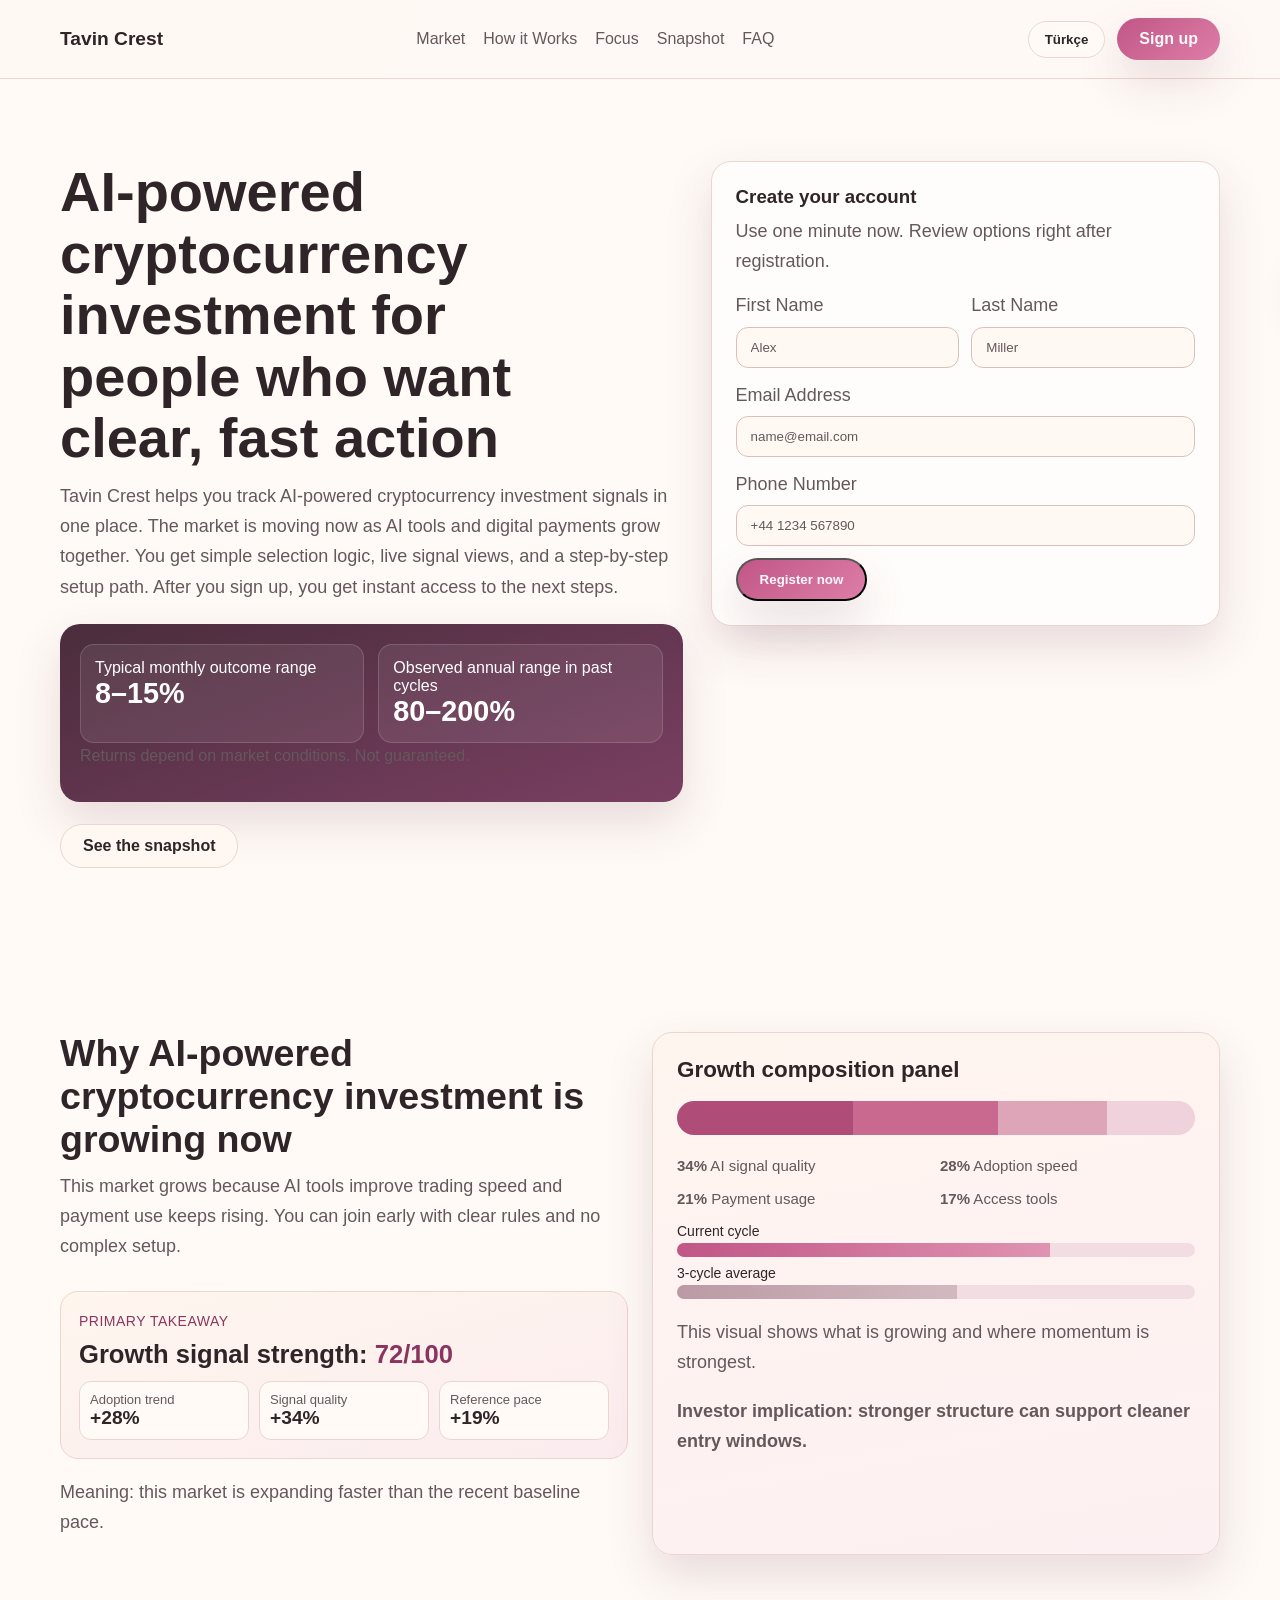
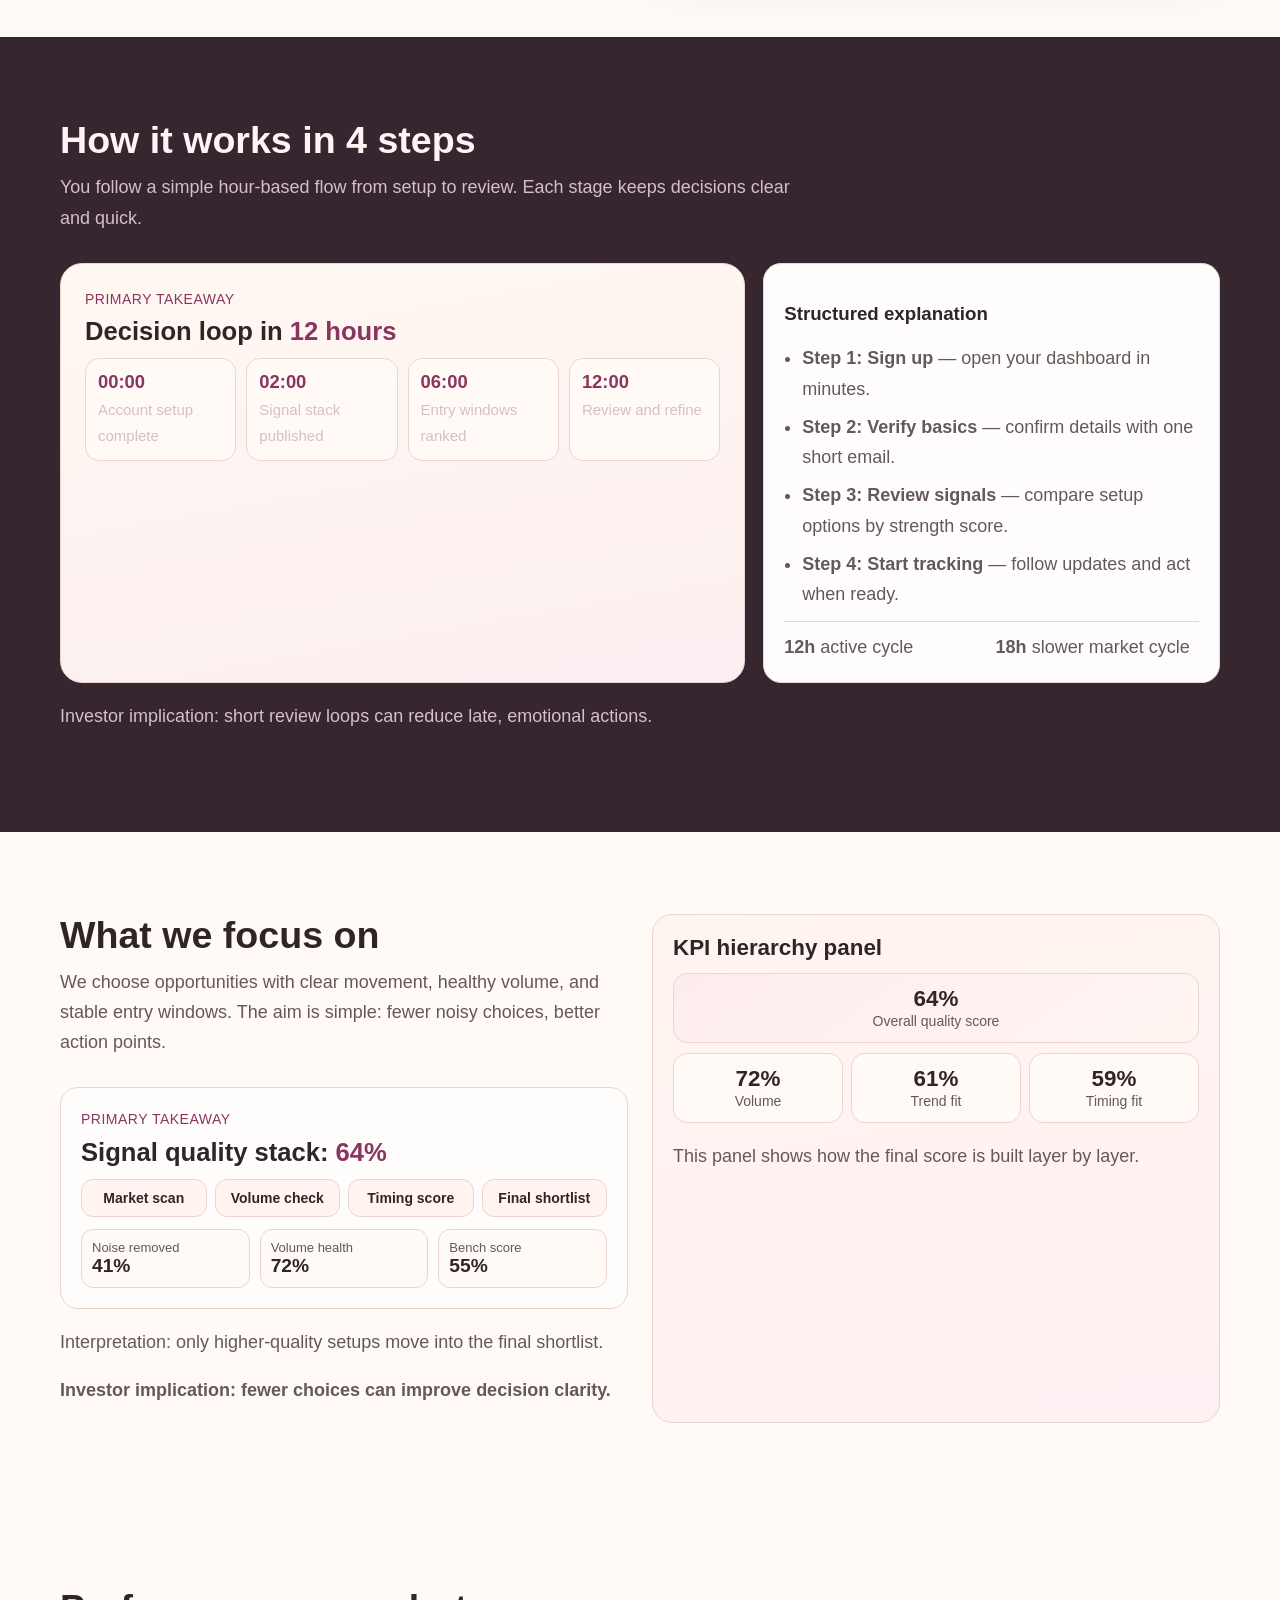
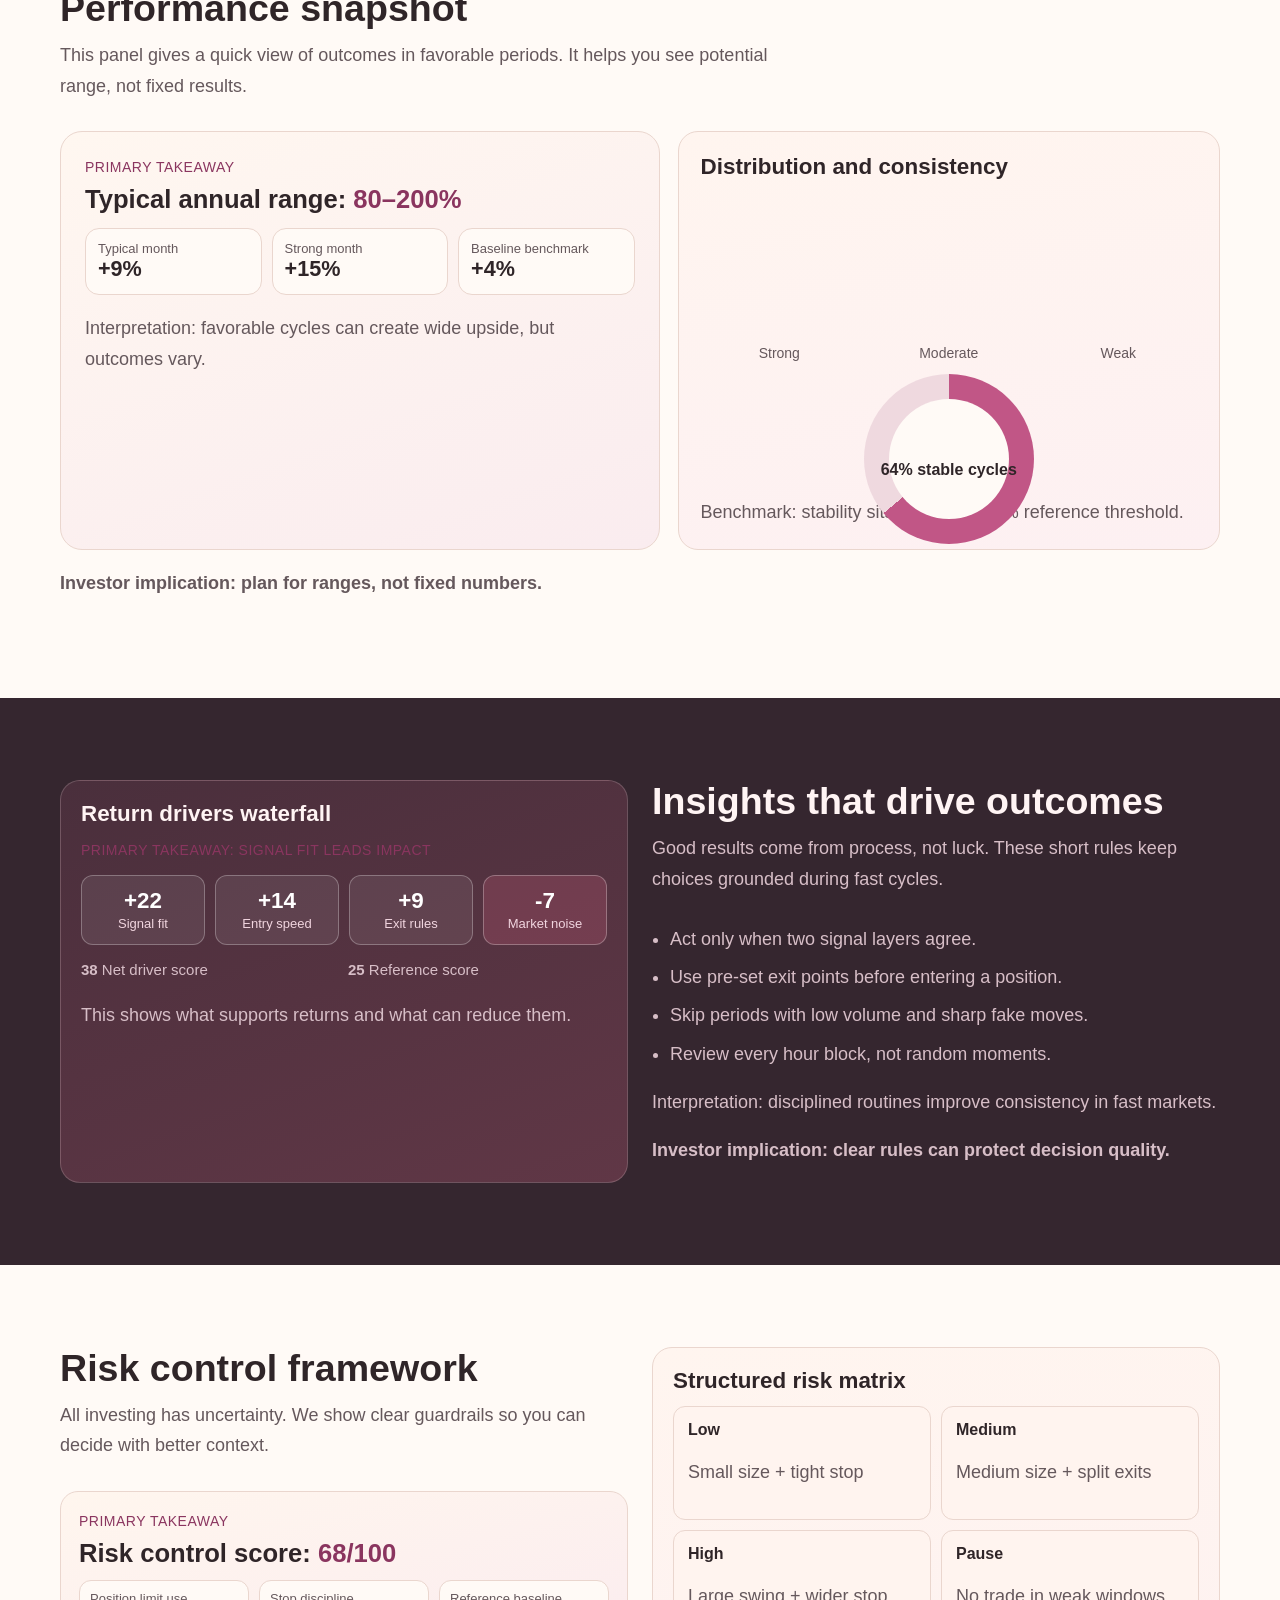
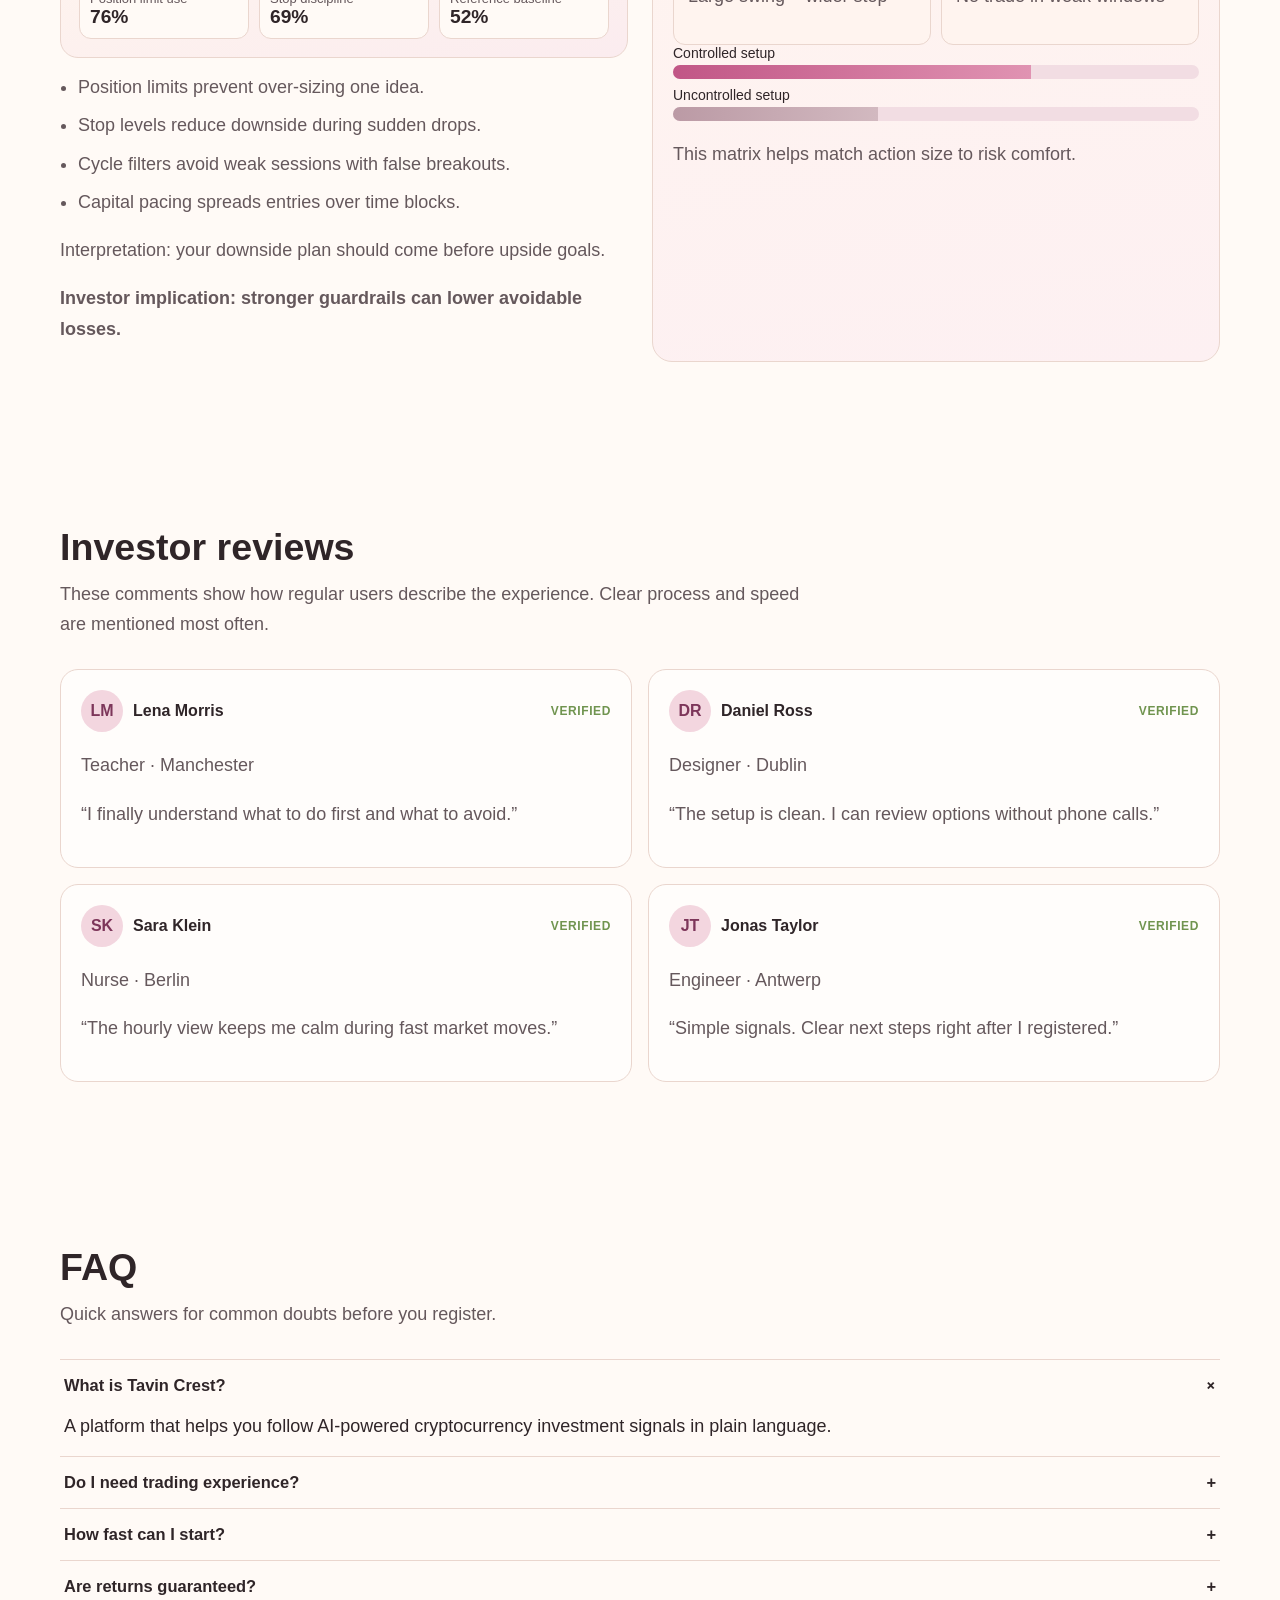
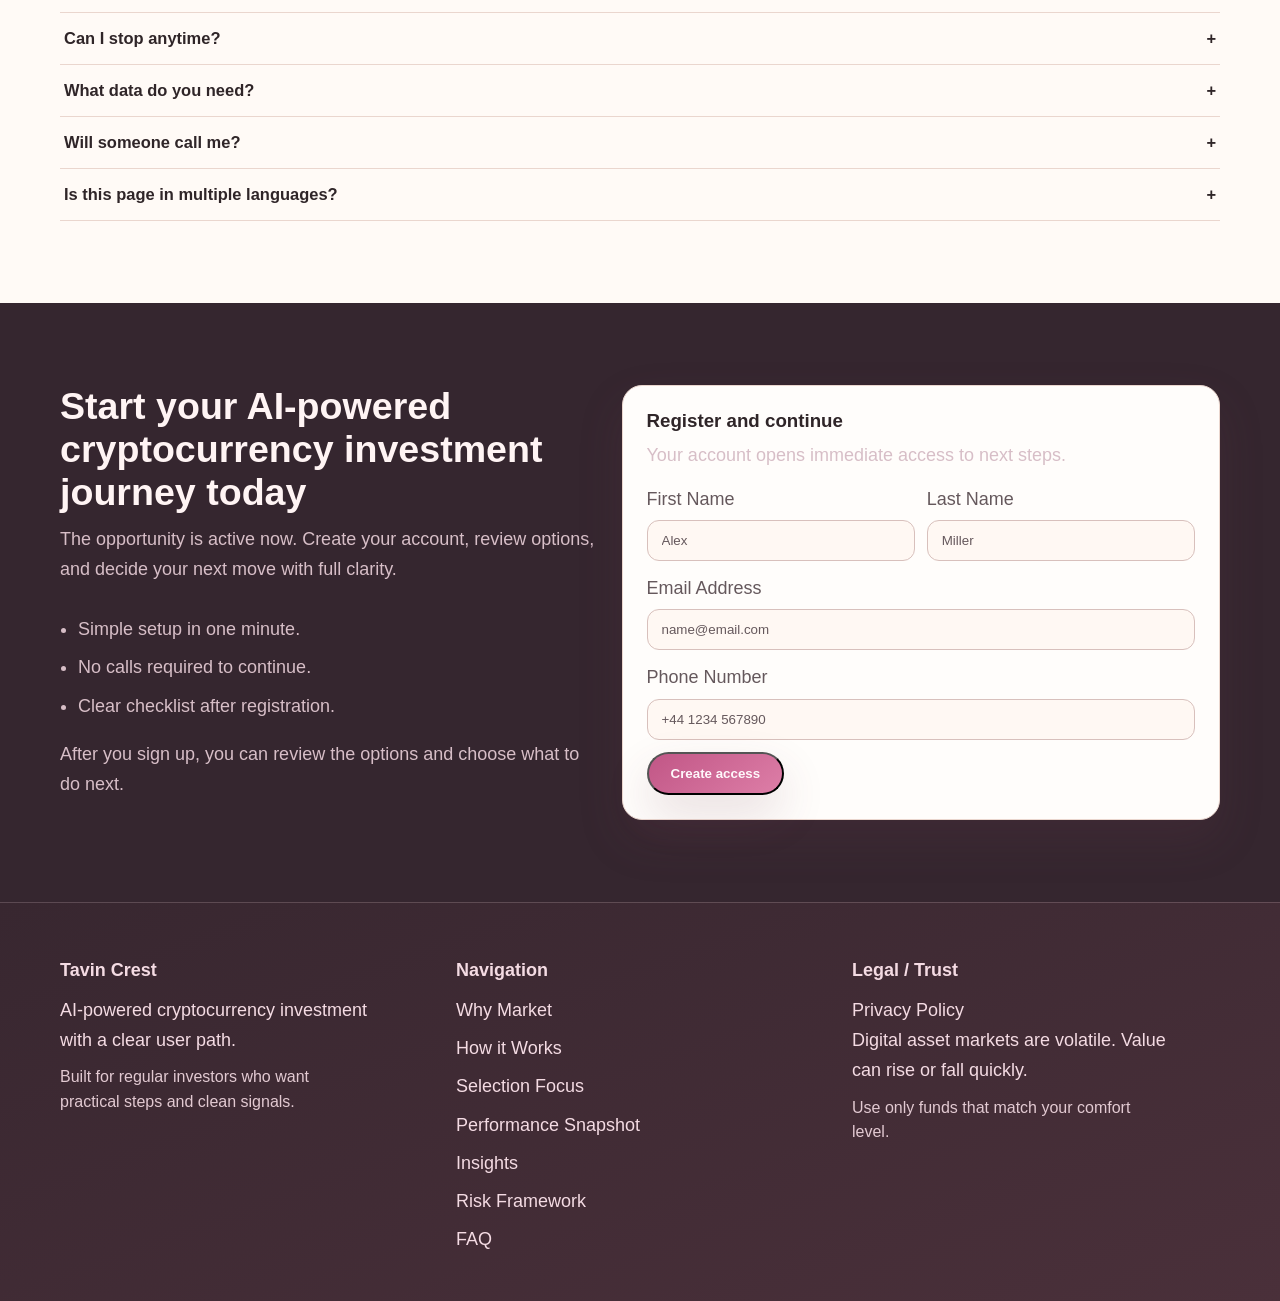
<file: tr/index.html>
<!doctype html>
<html lang="en">
<head>
  <meta charset="UTF-8">
  <meta name="viewport" content="width=device-width,initial-scale=1">
  <title>Tavin Crest TR | AI-Powered Cryptocurrency Investment Overview</title>
  <meta name="description" content="Review AI-powered cryptocurrency investment opportunities, risks, and setup steps in one premium page.">
  <link rel="canonical" href="https://tavincrest.com/tr/">
  <link rel="alternate" hreflang="en" href="https://tavincrest.com/">
  <link rel="alternate" hreflang="de" href="https://tavincrest.com/de/">
  <link rel="alternate" hreflang="fr" href="https://tavincrest.com/fr/">
  <link rel="alternate" hreflang="es" href="https://tavincrest.com/es/">
  <link rel="alternate" hreflang="it" href="https://tavincrest.com/it/">
  <link rel="alternate" hreflang="tr" href="https://tavincrest.com/tr/">
  <link rel="alternate" hreflang="pt" href="https://tavincrest.com/pt/">
  <link rel="alternate" hreflang="ja" href="https://tavincrest.com/jp/">
  <link rel="alternate" hreflang="sk" href="https://tavincrest.com/sk/">
  <link rel="alternate" hreflang="nl-BE" href="https://tavincrest.com/be/">
  <link rel="alternate" hreflang="x-default" href="https://tavincrest.com/">
  <meta property="og:type" content="website">
  <meta property="og:title" content="Tavin Crest Türkçe page | AI-powered cryptocurrency investment">
  <meta property="og:description" content="Review AI-powered cryptocurrency investment opportunities, risks, and setup steps in one premium page.">
  <meta property="og:url" content="https://tavincrest.com/tr/">
  <meta property="og:site_name" content="Tavin Crest">
  <meta name="twitter:card" content="summary_large_image">
  <meta name="twitter:title" content="Tavin Crest Türkçe page | AI-powered cryptocurrency investment">
  <meta name="twitter:description" content="Review AI-powered cryptocurrency investment opportunities, risks, and setup steps in one premium page.">
  <link rel="stylesheet" href="../assets/style.css">
  <script defer src="../assets/app.js"></script>
</head>
<body>
<header class="site-header">
  <div class="container nav-wrap">
    <a href="../index.html" class="brand">Tavin Crest</a>
    <nav class="nav-center" aria-label="Primary">
      <a href="#market">Market</a><a href="#model">How it Works</a><a href="#focus">Focus</a><a href="#metrics">Snapshot</a><a href="#faq">FAQ</a>
    </nav>
    <div class="right-zone">
      <div class="lang-dropdown">
        <button class="lang-toggle" data-lang-toggle aria-expanded="false">Türkçe</button>
        <div class="lang-menu" data-lang-menu>
          <a href="../index.html"><svg viewBox="0 0 60 40" class="flag" aria-hidden="true"><rect width="60" height="40" fill="#012169"/><path d="M0 0l60 40M60 0L0 40" stroke="#fff" stroke-width="8"/><path d="M0 0l60 40M60 0L0 40" stroke="#C8102E" stroke-width="4"/><path d="M30 0v40M0 20h60" stroke="#fff" stroke-width="12"/><path d="M30 0v40M0 20h60" stroke="#C8102E" stroke-width="6"/></svg><span>English</span></a>
          <a href="../de/index.html"><svg viewBox="0 0 3 2" class="flag"><rect width="3" height="2" fill="#ffce00"/><rect width="3" height="1.33" fill="#dd0000"/><rect width="3" height="0.66" fill="#000"/></svg><span>Deutsch</span></a>
          <a href="../fr/index.html"><svg viewBox="0 0 3 2" class="flag"><rect width="1" height="2" fill="#0055A4"/><rect x="1" width="1" height="2" fill="#fff"/><rect x="2" width="1" height="2" fill="#EF4135"/></svg><span>Français</span></a>
          <a href="../es/index.html"><svg viewBox="0 0 3 2" class="flag"><rect width="3" height="2" fill="#AA151B"/><rect y="0.5" width="3" height="1" fill="#F1BF00"/></svg><span>Español</span></a>
          <a href="../it/index.html"><svg viewBox="0 0 3 2" class="flag"><rect width="1" height="2" fill="#009246"/><rect x="1" width="1" height="2" fill="#fff"/><rect x="2" width="1" height="2" fill="#CE2B37"/></svg><span>Italiano</span></a>
          <a href="../tr/index.html"><svg viewBox="0 0 60 40" class="flag"><rect width="60" height="40" fill="#E30A17"/><circle cx="24" cy="20" r="9" fill="#fff"/><circle cx="27" cy="20" r="7" fill="#E30A17"/><polygon points="34,20 42,16 42,24" fill="#fff"/></svg><span>Türkçe</span></a>
          <a href="../pt/index.html"><svg viewBox="0 0 3 2" class="flag"><rect width="1.2" height="2" fill="#006600"/><rect x="1.2" width="1.8" height="2" fill="#FF0000"/></svg><span>Português</span></a>
          <a href="../jp/index.html"><svg viewBox="0 0 3 2" class="flag"><rect width="3" height="2" fill="#fff"/><circle cx="1.5" cy="1" r="0.48" fill="#bc002d"/></svg><span>日本語</span></a>
          <a href="../sk/index.html"><svg viewBox="0 0 60 40" class="flag"><rect width="60" height="40" fill="#ee1c25"/><rect width="60" height="26.6" fill="#0b4ea2"/><rect width="60" height="13.3" fill="#fff"/><path d="M17 8h13c2 0 3 1 3 3v10c0 6-5 10-9.5 12C19 31 14 27 14 21V11c0-2 1-3 3-3z" fill="#fff" stroke="#0b4ea2" stroke-width="1.2"/><path d="M20 12h7v4h4v4h-4v4h-7v-4h-4v-4h4z" fill="#ee1c25"/><path d="M20 26c2 2 5 3 7 3s5-1 7-3" stroke="#0b4ea2" stroke-width="1.4" fill="none"/></svg><span>Slovak</span></a>
          <a href="../be/index.html"><svg viewBox="0 0 3 2" class="flag"><rect width="1" height="2" fill="#000"/><rect x="1" width="1" height="2" fill="#FFD90C"/><rect x="2" width="1" height="2" fill="#EF3340"/></svg><span>Nederlands (BE)</span></a>
        </div>
      </div>
      <a class="btn" href="#signup">Sign up</a>
      <button class="mobile-toggle" data-open-drawer aria-label="Open navigation" aria-expanded="false" aria-controls="mobile-drawer">☰</button>
    </div>
  </div>
</header>

<div class="mobile-drawer" data-mobile-drawer id="mobile-drawer" aria-hidden="true">
  <div class="drawer-overlay" data-drawer-overlay></div>
  <aside class="drawer-panel" aria-label="Mobile navigation">
    <div class="drawer-head">
      <strong>Tavin Crest</strong>
      <button data-close-drawer aria-label="Close navigation">✕</button>
    </div>
    <nav class="drawer-nav">
      <a href="#market">Market</a><a href="#model">How it Works</a><a href="#focus">Focus</a><a href="#metrics">Snapshot</a><a href="#faq">FAQ</a>
    </nav>
    <div class="lang-dropdown">
      <button class="lang-toggle" data-lang-toggle aria-expanded="false">Türkçe</button>
      <div class="lang-menu" data-lang-menu><a href="../index.html"><svg viewBox="0 0 60 40" class="flag" aria-hidden="true"><rect width="60" height="40" fill="#012169"/><path d="M0 0l60 40M60 0L0 40" stroke="#fff" stroke-width="8"/><path d="M0 0l60 40M60 0L0 40" stroke="#C8102E" stroke-width="4"/><path d="M30 0v40M0 20h60" stroke="#fff" stroke-width="12"/><path d="M30 0v40M0 20h60" stroke="#C8102E" stroke-width="6"/></svg><span>English</span></a>
          <a href="../de/index.html"><svg viewBox="0 0 3 2" class="flag"><rect width="3" height="2" fill="#ffce00"/><rect width="3" height="1.33" fill="#dd0000"/><rect width="3" height="0.66" fill="#000"/></svg><span>Deutsch</span></a>
          <a href="../fr/index.html"><svg viewBox="0 0 3 2" class="flag"><rect width="1" height="2" fill="#0055A4"/><rect x="1" width="1" height="2" fill="#fff"/><rect x="2" width="1" height="2" fill="#EF4135"/></svg><span>Français</span></a>
          <a href="../es/index.html"><svg viewBox="0 0 3 2" class="flag"><rect width="3" height="2" fill="#AA151B"/><rect y="0.5" width="3" height="1" fill="#F1BF00"/></svg><span>Español</span></a>
          <a href="../it/index.html"><svg viewBox="0 0 3 2" class="flag"><rect width="1" height="2" fill="#009246"/><rect x="1" width="1" height="2" fill="#fff"/><rect x="2" width="1" height="2" fill="#CE2B37"/></svg><span>Italiano</span></a>
          <a href="../tr/index.html"><svg viewBox="0 0 60 40" class="flag"><rect width="60" height="40" fill="#E30A17"/><circle cx="24" cy="20" r="9" fill="#fff"/><circle cx="27" cy="20" r="7" fill="#E30A17"/><polygon points="34,20 42,16 42,24" fill="#fff"/></svg><span>Türkçe</span></a>
          <a href="../pt/index.html"><svg viewBox="0 0 3 2" class="flag"><rect width="1.2" height="2" fill="#006600"/><rect x="1.2" width="1.8" height="2" fill="#FF0000"/></svg><span>Português</span></a>
          <a href="../jp/index.html"><svg viewBox="0 0 3 2" class="flag"><rect width="3" height="2" fill="#fff"/><circle cx="1.5" cy="1" r="0.48" fill="#bc002d"/></svg><span>日本語</span></a>
          <a href="../sk/index.html"><svg viewBox="0 0 60 40" class="flag"><rect width="60" height="40" fill="#ee1c25"/><rect width="60" height="26.6" fill="#0b4ea2"/><rect width="60" height="13.3" fill="#fff"/><path d="M17 8h13c2 0 3 1 3 3v10c0 6-5 10-9.5 12C19 31 14 27 14 21V11c0-2 1-3 3-3z" fill="#fff" stroke="#0b4ea2" stroke-width="1.2"/><path d="M20 12h7v4h4v4h-4v4h-7v-4h-4v-4h4z" fill="#ee1c25"/><path d="M20 26c2 2 5 3 7 3s5-1 7-3" stroke="#0b4ea2" stroke-width="1.4" fill="none"/></svg><span>Slovak</span></a>
          <a href="../be/index.html"><svg viewBox="0 0 3 2" class="flag"><rect width="1" height="2" fill="#000"/><rect x="1" width="1" height="2" fill="#FFD90C"/><rect x="2" width="1" height="2" fill="#EF3340"/></svg><span>Nederlands (BE)</span></a></div>
    </div>
    <a class="btn" href="#signup">Sign up</a>
  </aside>
</div>

<main>
<section class="section light hero">
  <div class="container hero-grid">
    <div class="reveal">
      <h1>AI-powered cryptocurrency investment for people who want clear, fast action</h1>
      <p>Tavin Crest helps you track AI-powered cryptocurrency investment signals in one place. The market is moving now as AI tools and digital payments grow together. You get simple selection logic, live signal views, and a step-by-step setup path. After you sign up, you get instant access to the next steps.</p>
      <div class="performance-block" aria-label="Performance range">
        <div class="perf-grid">
          <div class="perf-item"><span>Typical monthly outcome range</span><strong>8–15%</strong></div>
          <div class="perf-item"><span>Observed annual range in past cycles</span><strong>80–200%</strong></div>
        </div>
        <p class="perf-note">Returns depend on market conditions. Not guaranteed.</p>
      </div>
      <a class="btn-outline" href="#metrics">See the snapshot</a>
    </div>
    <form class="form-card reveal" id="signup" aria-label="Sign up form">
      <h3 class="form-title">Create your account</h3>
      <p class="form-sub">Use one minute now. Review options right after registration.</p>
      <div class="form-row">
        <div class="form-field"><label for="first">First Name</label><input id="first" placeholder="Alex" required></div>
        <div class="form-field"><label for="last">Last Name</label><input id="last" placeholder="Miller" required></div>
      </div>
      <div class="form-field"><label for="email">Email Address</label><input id="email" type="email" placeholder="name@email.com" required></div>
      <div class="form-field"><label for="phone">Phone Number</label><input id="phone" type="tel" placeholder="+44 1234 567890" required></div>
      <button class="btn" type="submit">Register now</button>
    </form>
  </div>
</section>

<section id="market" class="section light">
  <div class="container two-col market-split">
    <div class="reveal">
      <div class="section-header"><h2>Why AI-powered cryptocurrency investment is growing now</h2><p>This market grows because AI tools improve trading speed and payment use keeps rising. You can join early with clear rules and no complex setup.</p></div>
      <div class="feature-panel">
        <p class="panel-kicker">Primary takeaway</p>
        <h3>Growth signal strength: <span>72/100</span></h3>
        <div class="panel-metrics">
          <div><small>Adoption trend</small><strong>+28%</strong></div>
          <div><small>Signal quality</small><strong>+34%</strong></div>
          <div><small>Reference pace</small><strong>+19%</strong></div>
        </div>
      </div>
      <p>Meaning: this market is expanding faster than the recent baseline pace.</p>
    </div>
    <div class="visual feature-visual reveal">
      <h3>Growth composition panel</h3>
      <div class="stacked-bar stacked-lg"><span class="seg-a"></span><span class="seg-b"></span><span class="seg-c"></span><span class="seg-d"></span></div>
      <div class="legend-grid">
        <p><strong>34%</strong> AI signal quality</p>
        <p><strong>28%</strong> Adoption speed</p>
        <p><strong>21%</strong> Payment usage</p>
        <p><strong>17%</strong> Access tools</p>
      </div>
      <div class="dual-bars">
        <div><span>Current cycle</span><div class="bar"><i style="width:72%"></i></div></div>
        <div><span>3-cycle average</span><div class="bar muted"><i style="width:54%"></i></div></div>
      </div>
      <p>This visual shows what is growing and where momentum is strongest.</p>
      <p class="investor-line">Investor implication: stronger structure can support cleaner entry windows.</p>
    </div>
  </div>
</section>

<section id="model" class="section dark">
  <div class="container">
    <div class="section-header reveal"><h2>How it works in 4 steps</h2><p>You follow a simple hour-based flow from setup to review. Each stage keeps decisions clear and quick.</p></div>
    <div class="model-feature reveal">
      <div class="model-main">
        <p class="panel-kicker">Primary takeaway</p>
        <h3>Decision loop in <span>12 hours</span></h3>
        <div class="time-ruler">
          <div class="ruler-step"><strong>00:00</strong><p>Account setup complete</p></div>
          <div class="ruler-step"><strong>02:00</strong><p>Signal stack published</p></div>
          <div class="ruler-step"><strong>06:00</strong><p>Entry windows ranked</p></div>
          <div class="ruler-step"><strong>12:00</strong><p>Review and refine</p></div>
        </div>
      </div>
      <div class="model-side card">
        <h3>Structured explanation</h3>
        <ul class="bullet-list">
          <li><strong>Step 1: Sign up</strong> — open your dashboard in minutes.</li>
          <li><strong>Step 2: Verify basics</strong> — confirm details with one short email.</li>
          <li><strong>Step 3: Review signals</strong> — compare setup options by strength score.</li>
          <li><strong>Step 4: Start tracking</strong> — follow updates and act when ready.</li>
        </ul>
        <div class="mini-benchmark"><p><strong>12h</strong> active cycle</p><p><strong>18h</strong> slower market cycle</p></div>
      </div>
    </div>
    <p class="reveal">Investor implication: short review loops can reduce late, emotional actions.</p>
  </div>
</section>

<section id="focus" class="section light">
  <div class="container two-col">
    <div class="reveal">
      <div class="section-header"><h2>What we focus on</h2><p>We choose opportunities with clear movement, healthy volume, and stable entry windows. The aim is simple: fewer noisy choices, better action points.</p></div>
      <div class="architecture card">
        <p class="panel-kicker">Primary takeaway</p>
        <h3>Signal quality stack: <span>64%</span></h3>
        <div class="arch-flow">
          <div class="node">Market scan</div>
          <div class="node">Volume check</div>
          <div class="node">Timing score</div>
          <div class="node">Final shortlist</div>
        </div>
        <div class="panel-metrics">
          <div><small>Noise removed</small><strong>41%</strong></div>
          <div><small>Volume health</small><strong>72%</strong></div>
          <div><small>Bench score</small><strong>55%</strong></div>
        </div>
      </div>
      <p>Interpretation: only higher-quality setups move into the final shortlist.</p>
      <p class="investor-line">Investor implication: fewer choices can improve decision clarity.</p>
    </div>
    <div class="visual reveal">
      <h3>KPI hierarchy panel</h3>
      <div class="hierarchy">
        <div class="tier tier-top"><strong>64%</strong><span>Overall quality score</span></div>
        <div class="tier-row">
          <div class="tier"><strong>72%</strong><span>Volume</span></div>
          <div class="tier"><strong>61%</strong><span>Trend fit</span></div>
          <div class="tier"><strong>59%</strong><span>Timing fit</span></div>
        </div>
      </div>
      <p>This panel shows how the final score is built layer by layer.</p>
    </div>
  </div>
</section>

<section id="metrics" class="section light">
  <div class="container">
    <div class="section-header reveal"><h2>Performance snapshot</h2><p>This panel gives a quick view of outcomes in favorable periods. It helps you see potential range, not fixed results.</p></div>
    <div class="metrics-feature reveal">
      <div class="metrics-left">
        <p class="panel-kicker">Primary takeaway</p>
        <h3>Typical annual range: <span>80–200%</span></h3>
        <div class="split-panel">
          <div class="split-col"><small>Typical month</small><strong>+9%</strong></div>
          <div class="split-col"><small>Strong month</small><strong>+15%</strong></div>
          <div class="split-col"><small>Baseline benchmark</small><strong>+4%</strong></div>
        </div>
        <p>Interpretation: favorable cycles can create wide upside, but outcomes vary.</p>
      </div>
      <div class="metrics-right visual">
        <h3>Distribution and consistency</h3>
        <div class="bars-vertical">
          <div><i style="height:80%"></i><span>Strong</span></div>
          <div><i style="height:58%"></i><span>Moderate</span></div>
          <div><i style="height:32%"></i><span>Weak</span></div>
        </div>
        <div class="ring-wrap">
          <div class="ring"></div>
          <div class="ring-label">64% stable cycles</div>
        </div>
        <p>Benchmark: stability sits above the 50% reference threshold.</p>
      </div>
    </div>
    <p class="reveal investor-line">Investor implication: plan for ranges, not fixed numbers.</p>
  </div>
</section>

<section id="insights" class="section dark">
  <div class="container two-col">
    <div class="visual reveal feature-visual-dark">
      <h3>Return drivers waterfall</h3>
      <p class="panel-kicker">Primary takeaway: signal fit leads impact</p>
      <div class="waterfall">
        <div class="wf-item pos"><span>+22</span><small>Signal fit</small></div>
        <div class="wf-item pos"><span>+14</span><small>Entry speed</small></div>
        <div class="wf-item pos"><span>+9</span><small>Exit rules</small></div>
        <div class="wf-item neg"><span>-7</span><small>Market noise</small></div>
      </div>
      <div class="legend-grid">
        <p><strong>38</strong> Net driver score</p>
        <p><strong>25</strong> Reference score</p>
      </div>
      <p>This shows what supports returns and what can reduce them.</p>
    </div>
    <div class="reveal">
      <div class="section-header"><h2>Insights that drive outcomes</h2><p>Good results come from process, not luck. These short rules keep choices grounded during fast cycles.</p></div>
      <ul class="bullet-list">
        <li>Act only when two signal layers agree.</li>
        <li>Use pre-set exit points before entering a position.</li>
        <li>Skip periods with low volume and sharp fake moves.</li>
        <li>Review every hour block, not random moments.</li>
      </ul>
      <p>Interpretation: disciplined routines improve consistency in fast markets.</p>
      <p class="investor-line">Investor implication: clear rules can protect decision quality.</p>
    </div>
  </div>
</section>

<section id="risk" class="section light">
  <div class="container two-col">
    <div class="reveal">
      <div class="section-header"><h2>Risk control framework</h2><p>All investing has uncertainty. We show clear guardrails so you can decide with better context.</p></div>
      <div class="feature-panel">
        <p class="panel-kicker">Primary takeaway</p>
        <h3>Risk control score: <span>68/100</span></h3>
        <div class="panel-metrics">
          <div><small>Position limit use</small><strong>76%</strong></div>
          <div><small>Stop discipline</small><strong>69%</strong></div>
          <div><small>Reference baseline</small><strong>52%</strong></div>
        </div>
      </div>
      <ul class="bullet-list">
        <li>Position limits prevent over-sizing one idea.</li>
        <li>Stop levels reduce downside during sudden drops.</li>
        <li>Cycle filters avoid weak sessions with false breakouts.</li>
        <li>Capital pacing spreads entries over time blocks.</li>
      </ul>
      <p>Interpretation: your downside plan should come before upside goals.</p>
      <p class="investor-line">Investor implication: stronger guardrails can lower avoidable losses.</p>
    </div>
    <div class="visual reveal">
      <h3>Structured risk matrix</h3>
      <div class="matrix matrix-strong">
        <div class="cell"><strong>Low</strong><p>Small size + tight stop</p></div>
        <div class="cell"><strong>Medium</strong><p>Medium size + split exits</p></div>
        <div class="cell"><strong>High</strong><p>Large swing + wider stop</p></div>
        <div class="cell"><strong>Pause</strong><p>No trade in weak windows</p></div>
      </div>
      <div class="dual-bars">
        <div><span>Controlled setup</span><div class="bar"><i style="width:68%"></i></div></div>
        <div><span>Uncontrolled setup</span><div class="bar muted"><i style="width:39%"></i></div></div>
      </div>
      <p>This matrix helps match action size to risk comfort.</p>
    </div>
  </div>
</section>

<section id="reviews" class="section light">
  <div class="container">
    <div class="section-header reveal"><h2>Investor reviews</h2><p>These comments show how regular users describe the experience. Clear process and speed are mentioned most often.</p></div>
    <div class="reviews reveal">
      <article class="card"><div class="review-top"><div class="avatar">LM</div><strong>Lena Morris</strong><span class="verified">VERIFIED</span></div><p class="muted">Teacher · Manchester</p><p>“I finally understand what to do first and what to avoid.”</p></article>
      <article class="card"><div class="review-top"><div class="avatar">DR</div><strong>Daniel Ross</strong><span class="verified">VERIFIED</span></div><p class="muted">Designer · Dublin</p><p>“The setup is clean. I can review options without phone calls.”</p></article>
      <article class="card"><div class="review-top"><div class="avatar">SK</div><strong>Sara Klein</strong><span class="verified">VERIFIED</span></div><p class="muted">Nurse · Berlin</p><p>“The hourly view keeps me calm during fast market moves.”</p></article>
      <article class="card"><div class="review-top"><div class="avatar">JT</div><strong>Jonas Taylor</strong><span class="verified">VERIFIED</span></div><p class="muted">Engineer · Antwerp</p><p>“Simple signals. Clear next steps right after I registered.”</p></article>
    </div>
  </div>
</section>

<section id="faq" class="section light">
  <div class="container">
    <div class="section-header reveal"><h2>FAQ</h2><p>Quick answers for common doubts before you register.</p></div>
    <div class="reveal">
      <div class="faq-item open"><button class="faq-q">What is Tavin Crest?<span>+</span></button><div class="faq-answer">A platform that helps you follow AI-powered cryptocurrency investment signals in plain language.</div></div>
      <div class="faq-item"><button class="faq-q">Do I need trading experience?<span>+</span></button><div class="faq-answer">No. The setup checklist is simple and explains each step clearly.</div></div>
      <div class="faq-item"><button class="faq-q">How fast can I start?<span>+</span></button><div class="faq-answer">Right after registration. You can review options and choose what to do next.</div></div>
      <div class="faq-item"><button class="faq-q">Are returns guaranteed?<span>+</span></button><div class="faq-answer">No. Returns depend on market conditions and can change quickly.</div></div>
      <div class="faq-item"><button class="faq-q">Can I stop anytime?<span>+</span></button><div class="faq-answer">Yes. You stay in control and can pause your activity at any moment.</div></div>
      <div class="faq-item"><button class="faq-q">What data do you need?<span>+</span></button><div class="faq-answer">Only your name, email, and phone number for account setup.</div></div>
      <div class="faq-item"><button class="faq-q">Will someone call me?<span>+</span></button><div class="faq-answer">No call is required. We may send a short email to confirm your details.</div></div>
      <div class="faq-item"><button class="faq-q">Is this page in multiple languages?<span>+</span></button><div class="faq-answer">All pages are in English so every user sees the same message.</div></div>
    </div>
  </div>
</section>

<section class="section dark">
  <div class="container final-wrap">
    <div class="reveal">
      <div class="section-header"><h2>Start your AI-powered cryptocurrency investment journey today</h2><p>The opportunity is active now. Create your account, review options, and decide your next move with full clarity.</p></div>
      <ul class="bullet-list">
        <li>Simple setup in one minute.</li>
        <li>No calls required to continue.</li>
        <li>Clear checklist after registration.</li>
      </ul>
      <p>After you sign up, you can review the options and choose what to do next.</p>
    </div>
    <form class="form-card reveal" aria-label="Final call to action form">
      <h3 class="form-title">Register and continue</h3>
      <p class="form-sub">Your account opens immediate access to next steps.</p>
      <div class="form-row">
        <div class="form-field"><label for="first2">First Name</label><input id="first2" placeholder="Alex" required></div>
        <div class="form-field"><label for="last2">Last Name</label><input id="last2" placeholder="Miller" required></div>
      </div>
      <div class="form-field"><label for="email2">Email Address</label><input id="email2" type="email" placeholder="name@email.com" required></div>
      <div class="form-field"><label for="phone2">Phone Number</label><input id="phone2" type="tel" placeholder="+44 1234 567890" required></div>
      <button class="btn" type="submit">Create access</button>
    </form>
  </div>
</section>
</main>

<footer class="footer">
  <div class="container footer-grid">
    <div class="footer-zone">
      <strong>Tavin Crest</strong>
      <p>AI-powered cryptocurrency investment with a clear user path.</p>
      <p class="footer-micro">Built for regular investors who want practical steps and clean signals.</p>
    </div>
    <div class="footer-zone">
      <strong>Navigation</strong>
      <a href="#market">Why Market</a>
      <a href="#model">How it Works</a>
      <a href="#focus">Selection Focus</a>
      <a href="#metrics">Performance Snapshot</a>
      <a href="#insights">Insights</a>
      <a href="#risk">Risk Framework</a>
      <a href="#faq">FAQ</a>
    </div>
    <div class="footer-zone">
      <strong>Legal / Trust</strong>
      <a href="#" data-open-privacy>Privacy Policy</a>
      <p>Digital asset markets are volatile. Value can rise or fall quickly.</p>
      <p class="footer-micro">Use only funds that match your comfort level.</p>
    </div>
  </div>
</footer>

<div class="privacy-modal" data-privacy-modal>
  <div class="privacy-overlay" data-close-privacy></div>
  <article class="privacy-card" role="dialog" aria-modal="true" aria-label="Privacy Policy">
    <button class="close-top" data-close-privacy aria-label="Close privacy">✕</button>
    <h2>Privacy Policy</h2>
    <h3>Introduction</h3><p>We respect your privacy and explain data use in clear terms.</p>
    <h3>Data collection</h3><p>We collect first name, last name, email address, phone number, and basic device logs.</p>
    <h3>Legal basis</h3><p>We process your data to provide account access and answer required service tasks.</p>
    <h3>Cookies</h3><p>Cookies help us keep sessions secure and improve page performance.</p>
    <h3>Retention</h3><p>We keep data only as long as needed for service delivery and legal obligations.</p>
    <h3>Third-party sharing</h3><p>We share limited data with trusted service providers for hosting, analytics, and email delivery.</p>
    <h3>Security</h3><p>Data is protected with encryption, access controls, and regular monitoring.</p>
    <h3>User rights</h3><p>You can request access, correction, deletion, or restriction of your personal data.</p>
    <h3>International transfers</h3><p>Data may move across regions with safeguards that follow applicable privacy laws.</p>
    <h3>Industry risk disclosure</h3><p>Digital asset markets are volatile. Value can rise or fall quickly and losses are possible.</p>
    <h3>Contact</h3><p>Email: privacy@tavincrest.com</p>
    <button class="close-bottom" data-close-privacy>Close</button>
  </article>
</div>

<script type="application/ld+json">
{"@context":"https://schema.org","@type":"Organization","name":"Tavin Crest","url":"https://tavincrest.com/","logo":"https://tavincrest.com/assets/img/logo.png"}
</script>
<script type="application/ld+json">
{"@context":"https://schema.org","@type":"WebSite","name":"Tavin Crest","url":"https://tavincrest.com/"}
</script>
<script type="application/ld+json">
{"@context":"https://schema.org","@type":"FAQPage","mainEntity":[{"@type":"Question","name":"What is Tavin Crest?","acceptedAnswer":{"@type":"Answer","text":"A platform that helps you follow AI-powered cryptocurrency investment signals in plain language."}},{"@type":"Question","name":"Are returns guaranteed?","acceptedAnswer":{"@type":"Answer","text":"No. Returns depend on market conditions and can change quickly."}}]}
</script>
<script type="application/ld+json">
{"@context":"https://schema.org","@type":"Review","itemReviewed":{"@type":"Organization","name":"Tavin Crest"},"author":{"@type":"Person","name":"Lena Morris"},"reviewBody":"I finally understand what to do first and what to avoid.","reviewRating":{"@type":"Rating","ratingValue":"5","bestRating":"5"}}
</script>
</body>
</html>
</file>
<file: assets/style.css>
/* PALETTE FAMILY: Sand + Plum */
/* CTA COLOR FAMILY: Rose Coral */
/* PAGE BALANCE: light-dominant */
/* HERO TEMPERATURE: warm */

:root {
  --text-strong: #2f2528;
  --text-muted: #65585c;
  --text-on-dark: #fff4f4;
  --text-muted-on-dark: #d7bec7;
  --surface-0: #f7f0eb;
  --surface-1: #fffaf6;
  --surface-2: #35262f;
  --surface-card: #fffdfb;
  --border-subtle: #ead6ce;
  --input-bg: #fff8f3;
  --input-border: #d8c0bc;
  --focus-ring: rgba(196, 92, 132, 0.30);
  --shadow-soft: 0 20px 46px rgba(115, 65, 83, 0.16);
  --brand: #c15686;
  --brand-deep: #8a355f;
  --ok: #70944f;
}

* { box-sizing: border-box; }
html, body { margin: 0; padding: 0; overflow-x: hidden; }
body {
  font-family: Inter, -apple-system, BlinkMacSystemFont, "Segoe UI", sans-serif;
  background: radial-gradient(1200px 500px at 85% -10%, rgba(208,120,154,.13), transparent 60%), radial-gradient(900px 420px at 10% 0%, rgba(216,155,123,.10), transparent 62%), var(--surface-0);
  color: var(--text-strong);
}

p, li, label, .faq-answer, footer {
  font-size: 18px;
  line-height: 1.68;
}

img { max-width: 100%; height: auto; }
.container { width: min(1160px, 92%); margin: 0 auto; }
.container * { min-width: 0; }
.section { padding: 82px 0; }
.section.light { background: var(--surface-1); color: var(--text-strong); }
.section.light p, .section.light li { color: var(--text-muted); }
.section.dark { background: var(--surface-2); color: var(--text-on-dark); }
.section.dark p, .section.dark li { color: var(--text-muted-on-dark); }
.section-header { max-width: 760px; margin-bottom: 30px; }
.section-header h2 { margin: 0 0 10px; font-size: clamp(1.7rem, 3.3vw, 2.35rem); }
.section-header p { margin: 0; }

.site-header {
  position: sticky;
  top: 0;
  z-index: 40;
  border-bottom: 1px solid var(--border-subtle);
  background: rgba(255, 250, 246, 0.93);
  backdrop-filter: blur(10px);
}
.nav-wrap { display: flex; justify-content: space-between; align-items: center; gap: 16px; min-height: 78px; }
.brand { font-weight: 700; font-size: 1.2rem; color: var(--text-strong); text-decoration: none; }
.nav-center { display: flex; gap: 18px; align-items: center; }
.nav-center a { text-decoration: none; color: var(--text-muted); font-weight: 500; }
.nav-center a:hover, .nav-center a:focus-visible { color: var(--brand-deep); }
.right-zone { display: flex; align-items: center; gap: 12px; }
.btn, .btn-outline {
  border-radius: 999px;
  padding: 12px 22px;
  font-weight: 600;
  text-decoration: none;
  display: inline-block;
}
.btn { background: linear-gradient(140deg, var(--brand), #dd7ea7); color: #fff8fb; box-shadow: var(--shadow-soft); }
.btn-outline { border: 1px solid var(--border-subtle); color: var(--text-strong); background: #fff8f2; }

.lang-dropdown { position: relative; }
.lang-toggle {
  border: 1px solid var(--border-subtle);
  border-radius: 999px;
  padding: 10px 16px;
  font-weight: 600;
  background: #fffaf6;
  color: var(--text-strong);
}
.lang-menu {
  position: absolute;
  right: 0;
  margin-top: 8px;
  min-width: 230px;
  background: #fffaf6;
  border: 1px solid var(--border-subtle);
  box-shadow: var(--shadow-soft);
  border-radius: 16px;
  padding: 8px;
  display: none;
}
.lang-menu.open { display: block; }
.lang-menu a {
  display: flex;
  align-items: center;
  gap: 10px;
  text-decoration: none;
  color: var(--text-strong);
  padding: 8px 10px;
  border-radius: 10px;
}
.lang-menu a:hover { background: #f8ecee; }
.flag { width: 20px; height: 14px; border-radius: 3px; overflow: hidden; border: 1px solid #dbc7c2; flex: 0 0 auto; }

.mobile-toggle {
  display: none;
  border: 1px solid var(--border-subtle);
  background: #fffaf6;
  border-radius: 10px;
  width: 44px; height: 44px;
}
.mobile-drawer {
  position: fixed;
  inset: 0;
  z-index: 60;
  pointer-events: none;
  overflow: hidden;
}
.drawer-overlay { position: absolute; inset: 0; background: rgba(56, 35, 46, 0.42); opacity: 0; transition: opacity .25s; }
.drawer-panel {
  will-change: transform;
  position: absolute;
  top: 0; right: 0;
  width: min(360px, 90%);
  height: 100%;
  background: #fffaf6;
  padding: 20px;
  transform: translateX(100%);
  transition: transform .25s;
  display: flex;
  flex-direction: column;
  gap: 16px;
}
.mobile-drawer.open { pointer-events: auto; }
.mobile-drawer.open .drawer-overlay { opacity: 1; }
.mobile-drawer.open .drawer-panel { transform: translateX(0); }
.drawer-head { display: flex; justify-content: space-between; align-items: center; }
.drawer-nav { display: flex; flex-direction: column; gap: 10px; }
.drawer-nav a { text-decoration: none; color: var(--text-strong); }
.no-scroll { overflow: hidden; }

.hero-grid { display: grid; grid-template-columns: 1.1fr 0.9fr; gap: 28px; align-items: start; }
.hero h1 { font-size: clamp(2.1rem, 5vw, 3.5rem); margin: 0 0 12px; line-height: 1.1; max-width: 16ch; }
.hero p { margin: 0 0 12px; max-width: 62ch; }
.hero { background: radial-gradient(900px 400px at 20% 0%, rgba(219,163,131,.12), transparent 64%), radial-gradient(800px 380px at 90% 10%, rgba(197,104,145,.11), transparent 65%); }
.performance-block {
  margin: 22px 0;
  padding: 20px;
  border-radius: 20px;
  background: linear-gradient(160deg, #4a2d3c, #7a3f62);
  color: #fff;
  box-shadow: var(--shadow-soft);
}
.perf-grid { display: grid; grid-template-columns: 1fr 1fr; gap: 14px; }
.perf-item {
  background: rgba(255,255,255,.08);
  border: 1px solid rgba(255,255,255,.15);
  border-radius: 14px;
  padding: 14px;
}
.perf-item strong { display: block; font-size: 1.8rem; }
.perf-note { margin-top: 10px; color: #f1d6df; font-size: 16px; }

.form-card {
  background: var(--surface-card);
  color: var(--text-strong);
  border: 1px solid var(--border-subtle);
  border-radius: 20px;
  padding: 24px;
  box-shadow: var(--shadow-soft);
  align-self: start;
}
.form-card h3, .form-card .form-title { color: var(--text-strong); margin: 0 0 8px; }
.form-card p, .form-card .form-sub { color: var(--text-muted); margin: 0 0 14px; }
.form-row { display: grid; grid-template-columns: 1fr 1fr; gap: 12px; }
.form-field { margin-bottom: 12px; }
.form-card label { color: var(--text-muted); display: block; margin-bottom: 6px; }
.form-card input {
  width: 100%;
  border-radius: 12px;
  padding: 12px 14px;
  background: var(--input-bg);
  color: var(--text-strong);
  border: 1px solid var(--input-border);
}
.form-card input::placeholder { color: var(--text-muted); }
.form-card input:focus {
  outline: none;
  box-shadow: 0 0 0 4px var(--focus-ring);
  border-color: transparent;
}

.card {
  background: var(--surface-card);
  color: var(--text-strong);
  border: 1px solid var(--border-subtle);
  border-radius: 18px;
  padding: 20px;
}
.card p, .card li, .card .muted { color: var(--text-muted); }
.section.dark .card { background: var(--surface-card); color: var(--text-strong); }
.section.dark .card p, .section.dark .card li, .section.dark .card .muted { color: var(--text-muted); }
.card, .card * { opacity: 1 !important; }
.card p, .card li { opacity: 1 !important; }

.two-col { display: grid; grid-template-columns: 1fr 1fr; gap: 24px; }
.two-col > *, .hero-grid > *, .final-wrap > *, .footer-grid > *, .reviews > * { min-width: 0; }
.bullet-list { margin: 0; padding-left: 18px; display: grid; gap: 8px; }
.visual { border-radius: 20px; padding: 20px; background: linear-gradient(170deg, #fff5ef, #fdf0f2); border: 1px solid var(--border-subtle); }
.visual h3 { margin: 0 0 12px; font-size: clamp(1.15rem, 2vw, 1.4rem); }
.visual > p:last-child { margin-bottom: 0; }

.stacked-bar { display: flex; height: 24px; border-radius: 999px; overflow: hidden; margin: 14px 0; }
.stacked-bar span { height: 100%; }
.seg-a { background: #b04c78; width: 34%; }
.seg-b { background: #c9698f; width: 28%; }
.seg-c { background: #dea4b8; width: 21%; }
.seg-d { background: #efd2dc; width: 17%; }

.timeline { display: grid; gap: 10px; }
.time-step { display: grid; grid-template-columns: 78px 1fr; gap: 10px; align-items: center; }
.time { font-weight: 700; color: var(--brand-deep); }
.track { height: 12px; border-radius: 999px; background: #f1dfe3; overflow: hidden; }
.track span { display: block; height: 100%; background: linear-gradient(90deg, var(--brand), #dfa0b9); }

.kpi-grid { display: grid; grid-template-columns: repeat(4,1fr); gap: 12px; }
.kpi { text-align: center; }
.kpi strong { font-size: 1.8rem; display: block; }

.ring {
  width: 170px; height: 170px; border-radius: 50%;
  background: conic-gradient(var(--brand) 0 64%, #efd9df 64%);
  display: grid; place-items: center; margin: 0 auto 12px;
}
.ring::before { content: ""; width: 120px; height: 120px; background: #fffaf6; border-radius: 50%; }
.ring-label { margin-top: -95px; text-align: center; position: relative; z-index: 1; font-weight: 700; }

.matrix { display: grid; grid-template-columns: 1fr 1fr; gap: 10px; }
.matrix .cell { border: 1px solid var(--border-subtle); border-radius: 12px; padding: 10px; background: #fff4ef; }

.reviews { display: grid; grid-template-columns: repeat(2,1fr); gap: 16px; }
.review-top { display: flex; align-items: center; gap: 10px; margin-bottom: 10px; }
.avatar {
  width: 42px; height: 42px; border-radius: 50%;
  background: #f3d6df; color: #7d365a; display: grid; place-items: center; font-weight: 700;
}
.verified { font-size: 12px; letter-spacing: .6px; color: var(--ok); font-weight: 700; margin-left: auto; white-space: nowrap; }

.faq-item { border-bottom: 1px solid var(--border-subtle); }
.faq-item:first-child { border-top: 1px solid var(--border-subtle); }
.faq-q {
  width: 100%;
  background: transparent;
  border: 0;
  text-align: left;
  padding: 16px 4px;
  font-size: 1.03rem;
  color: inherit;
  display: flex;
  justify-content: space-between;
  align-items: center;
  gap: 14px;
  font-weight: 600;
}
.faq-q span { transition: transform .25s ease; display: inline-block; }
.faq-item.open .faq-q span { transform: rotate(45deg); }
.faq-answer { max-height: 0; overflow: hidden; transition: max-height .35s ease, opacity .35s ease; opacity: 0; padding: 0 4px; }
.faq-item.open .faq-answer { max-height: 180px; opacity: 1; padding-bottom: 14px; }

.final-wrap { display: grid; grid-template-columns: 0.95fr 1.05fr; gap: 20px; align-items: start; }
.footer { padding: 52px 0 46px; background: linear-gradient(160deg, #382730, #4a303a); color: #f4dbe3; border-top: 1px solid rgba(255,255,255,.14); }
.footer-grid { display: grid; grid-template-columns: repeat(3,minmax(0,1fr)); gap: 28px; align-items: start; }
.footer-zone strong { display: block; margin-bottom: 10px; }
.footer-zone p { margin: 0 0 10px; max-width: 34ch; }
.footer-micro { opacity: .9; font-size: 16px; line-height: 1.55; }
.footer-zone a:last-of-type { margin-bottom: 0; }
.footer a { color: #f4dbe3; text-decoration: none; display: block; margin-bottom: 8px; }

.privacy-modal {
  position: fixed; inset: 0; z-index: 70; display: none;
}
.privacy-modal.open { display: block; }
.privacy-overlay { position: absolute; inset: 0; background: rgba(44, 29, 37, 0.62); }
.privacy-card {
  position: relative;
  width: min(860px, 92%);
  max-height: 86vh;
  overflow: auto;
  margin: 5vh auto;
  background: #fffaf6;
  border-radius: 20px;
  border: 1px solid var(--border-subtle);
  padding: 22px;
}
.close-top { position: sticky; top: 0; float: right; border: 0; background: #f7e8ea; border-radius: 8px; width: 36px; height: 36px; }
.close-bottom { border: 1px solid var(--border-subtle); border-radius: 10px; background: #fffaf6; padding: 10px 16px; }
.reveal { opacity: 0; transform: translateY(20px); transition: .5s; }
.reveal.show { opacity: 1; transform: translateY(0); }

@media (max-width: 900px) {
  .nav-center, .right-zone .lang-dropdown, .right-zone .btn { display: none; }
  .mobile-toggle { display: inline-flex !important; align-items: center; justify-content: center; }
  .hero-grid, .two-col, .final-wrap, .kpi-grid, .reviews, .footer-grid { grid-template-columns: 1fr; }
  .footer-grid { gap: 20px; }
  .form-row { grid-template-columns: 1fr; }
  .section { padding: 66px 0; }
  .section-header { margin-bottom: 24px; }
  .visual, .card, .form-card { padding: 18px; }
}

.market-split { align-items: stretch; }
.feature-panel {
  background: linear-gradient(165deg, #fff6ee, #fbecef);
  border: 1px solid var(--border-subtle);
  border-radius: 18px;
  padding: 18px;
  margin-bottom: 14px;
}
.panel-kicker { font-size: 14px; letter-spacing: .5px; text-transform: uppercase; color: var(--brand-deep) !important; margin: 0 0 6px; }
.feature-panel h3, .model-main h3, .metrics-left h3, .architecture h3 { margin: 0 0 12px; font-size: clamp(1.3rem, 2vw, 1.75rem); }
.feature-panel h3 span, .model-main h3 span, .metrics-left h3 span, .architecture h3 span { color: var(--brand-deep); }
.panel-metrics { display: grid; grid-template-columns: repeat(3,1fr); gap: 10px; }
.panel-metrics div { background: #fffaf6; border: 1px solid var(--border-subtle); border-radius: 12px; padding: 10px; min-width: 0; }
.panel-metrics small { display: block; color: var(--text-muted); font-size: 13px; }
.panel-metrics strong { font-size: 1.2rem; }

.feature-visual { padding: 24px; box-shadow: var(--shadow-soft); }
.feature-visual-dark { background: linear-gradient(160deg, #4a2f3c, #603746); border-color: rgba(255,240,245,.18); }
.stacked-lg { height: 34px; margin: 18px 0; }
.legend-grid { display: grid; grid-template-columns: 1fr 1fr; gap: 8px; margin-bottom: 12px; }
.legend-grid p { margin: 0; font-size: 15px; }
.dual-bars { display: grid; gap: 8px; }
.dual-bars span { display: block; margin-bottom: 4px; font-size: 14px; }
.bar { height: 14px; border-radius: 999px; background: #f2dde3; overflow: hidden; }
.bar i { display: block; height: 100%; background: linear-gradient(90deg, var(--brand), #e093b2); }
.bar.muted i { background: linear-gradient(90deg, #bb9aa5, #d2b9c0); }
.investor-line { font-weight: 600; }

.model-feature { display: grid; grid-template-columns: 1.2fr .8fr; gap: 18px; }
.model-main {
  border-radius: 22px;
  padding: 24px;
  background: linear-gradient(170deg, #fff8f1, #fbeef1);
  color: var(--text-strong);
  border: 1px solid var(--border-subtle);
}
.time-ruler { display: grid; grid-template-columns: repeat(4,1fr); gap: 10px; }
.ruler-step { background: #fffaf6; border: 1px solid var(--border-subtle); border-radius: 14px; padding: 12px; }
.ruler-step strong { display: block; color: var(--brand-deep); font-size: 1.15rem; }
.ruler-step p { margin: 4px 0 0; font-size: 15px; }
.mini-benchmark { border-top: 1px solid var(--border-subtle); margin-top: 12px; padding-top: 10px; display: grid; grid-template-columns: 1fr 1fr; gap: 8px; }
.mini-benchmark p { margin: 0; }

.architecture { padding: 20px; }
.arch-flow { display: grid; grid-template-columns: repeat(4,1fr); gap: 8px; margin-bottom: 12px; }
.node { background: #fff4ef; border: 1px solid var(--border-subtle); border-radius: 12px; text-align: center; padding: 10px 6px; font-weight: 600; font-size: 14px; }
.hierarchy { display: grid; gap: 10px; }
.tier { border: 1px solid var(--border-subtle); border-radius: 14px; padding: 12px; text-align: center; background: #fffaf6; }
.tier strong { font-size: 1.4rem; display: block; }
.tier span { font-size: 14px; color: var(--text-muted); }
.tier-top { background: linear-gradient(145deg, #fdecee, #fff6f2); }
.tier-row { display: grid; grid-template-columns: repeat(3,1fr); gap: 8px; }

.metrics-feature { display: grid; grid-template-columns: 1.05fr .95fr; gap: 18px; }
.metrics-left { background: linear-gradient(160deg, #fff7f0, #faecef); border: 1px solid var(--border-subtle); border-radius: 22px; padding: 24px; }
.split-panel { display: grid; grid-template-columns: repeat(3,1fr); gap: 10px; margin: 14px 0 10px; }
.split-col { border: 1px solid var(--border-subtle); border-radius: 14px; padding: 12px; background: #fffaf6; }
.split-col small { color: var(--text-muted); display: block; font-size: 13px; }
.split-col strong { font-size: 1.35rem; }
.metrics-right { padding: 22px; }
.bars-vertical { display: grid; grid-template-columns: repeat(3,1fr); gap: 12px; align-items: end; min-height: 170px; margin: 8px 0 12px; }
.bars-vertical div { text-align: center; }
.bars-vertical i { display: block; width: 100%; max-width: 58px; margin: 0 auto 8px; border-radius: 10px 10px 4px 4px; background: linear-gradient(180deg, var(--brand), #e4aac0); }
.bars-vertical span { font-size: 14px; color: var(--text-muted); }
.ring-wrap { position: relative; }

.waterfall { display: grid; grid-template-columns: repeat(4,1fr); gap: 10px; margin: 12px 0; align-items: end; }
.wf-item { border-radius: 12px; padding: 12px 8px; text-align: center; border: 1px solid rgba(255,255,255,.28); background: rgba(255,255,255,.08); }
.wf-item span { display: block; font-size: 1.4rem; font-weight: 700; color: #fff; }
.wf-item small { color: #f1d5df; font-size: 13px; }
.wf-item.neg { background: rgba(210, 96, 126, 0.24); }

.matrix-strong .cell { padding: 14px; }

@media (max-width: 900px) {
  .panel-metrics, .time-ruler, .arch-flow, .tier-row, .split-panel, .legend-grid,
  .model-feature, .metrics-feature { grid-template-columns: 1fr; }
  .bars-vertical { min-height: 120px; }
}


@media (max-width: 1100px) {
  .reviews { grid-template-columns: repeat(2,minmax(0,1fr)); }
}
</file>
